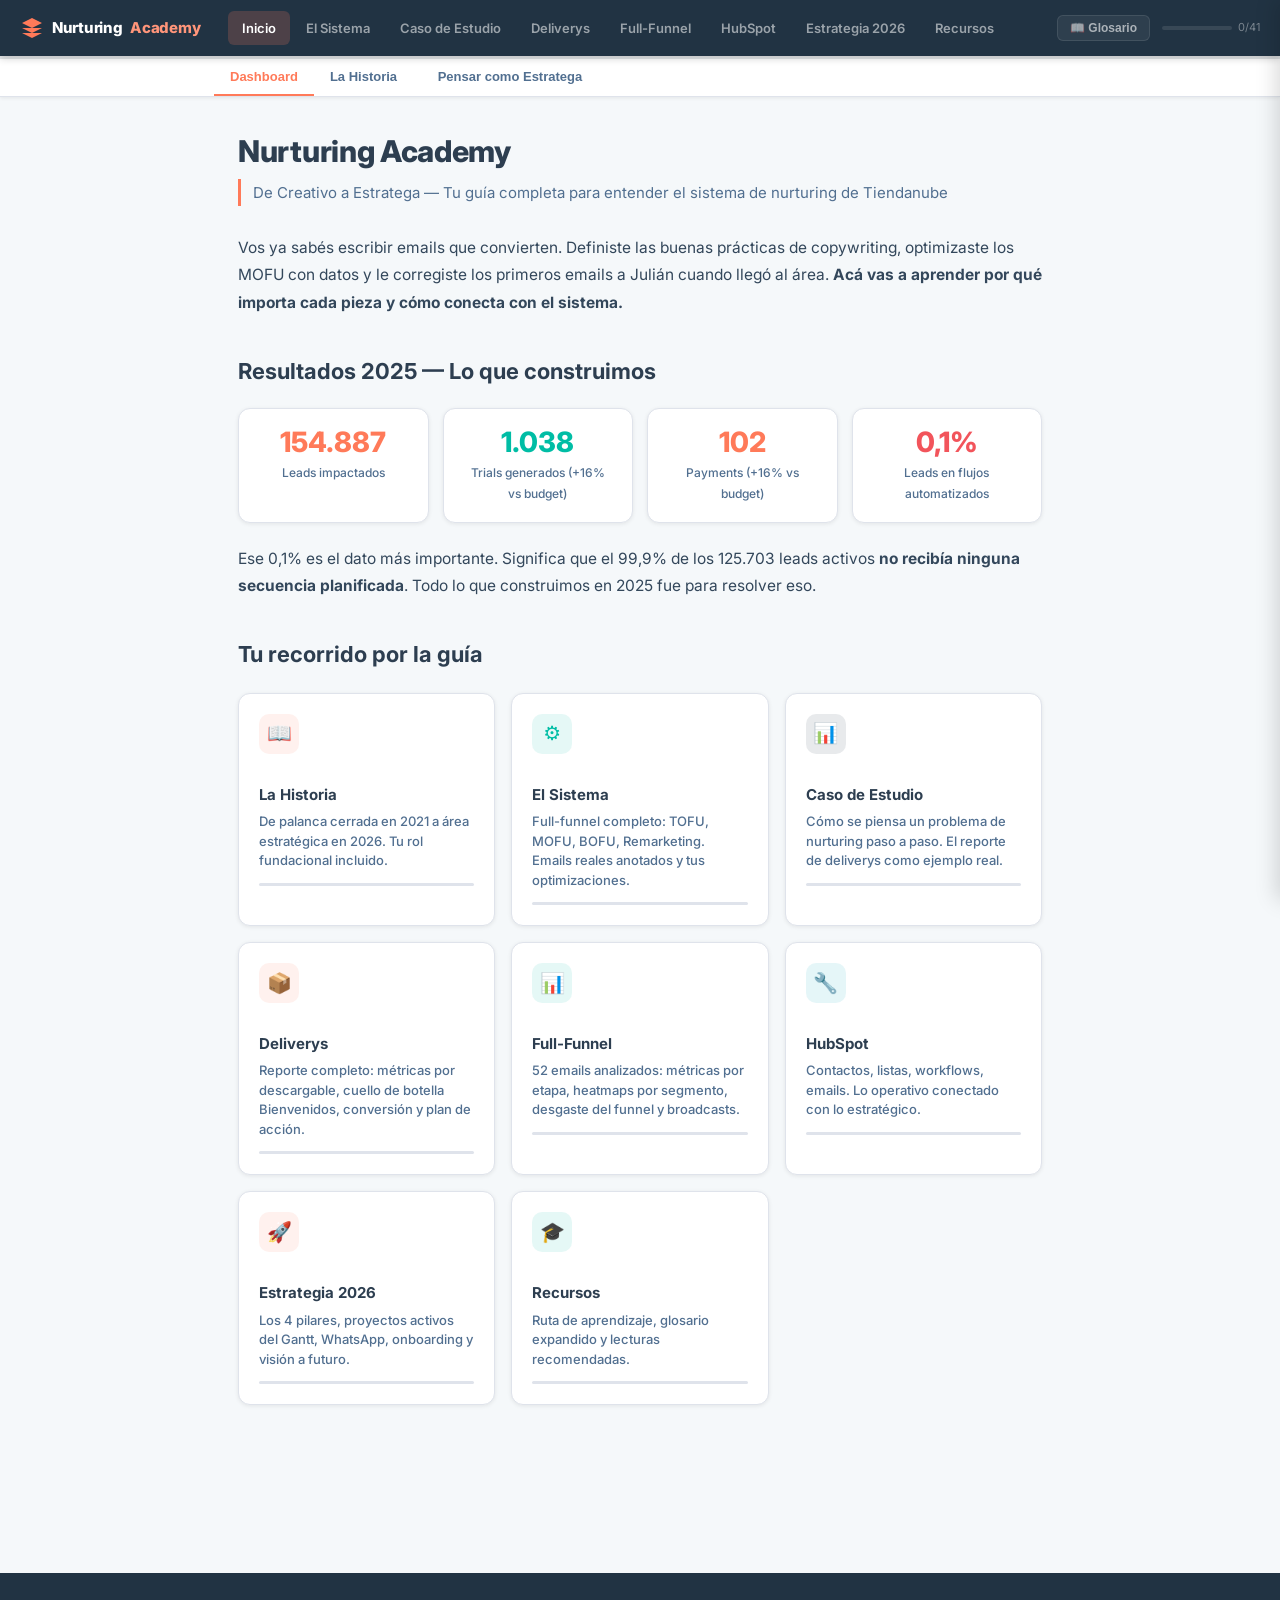
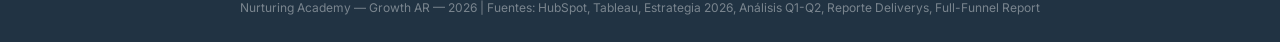
<file: index.html>
<!DOCTYPE html>
<html lang="es">
<head>
<meta charset="UTF-8">
<meta name="viewport" content="width=device-width,initial-scale=1.0">
<title>Nurturing Academy — De Creativo a Estratega</title>
<link href="https://fonts.googleapis.com/css2?family=Inter:wght@400;500;600;700;800&display=swap" rel="stylesheet">
<link rel="stylesheet" href="style.css">
</head>
<body>

<!-- ═══════════════ HEADER ═══════════════ -->
<header class="app-header">
  <div class="header-logo">
    <svg viewBox="0 0 24 24"><path d="M12 2L2 7l10 5 10-5-10-5zM2 17l10 5 10-5M2 12l10 5 10-5"/></svg>
    Nurturing <span>Academy</span>
  </div>
  <nav class="header-tabs">
    <a href="index.html" class="header-tab" data-page="inicio">Inicio</a>
    <a href="sistema.html" class="header-tab">El Sistema</a>
    <a href="analisis.html" class="header-tab">Caso de Estudio</a>
    <a href="deliverys.html" class="header-tab">Deliverys</a>
    <a href="full-funnel.html" class="header-tab">Full-Funnel</a>
    <a href="herramientas.html" class="header-tab">HubSpot</a>
    <a href="estrategia.html" class="header-tab">Estrategia 2026</a>
    <a href="recursos.html" class="header-tab">Recursos</a>
  </nav>
  <div class="header-right">
    <button class="glos-trigger" id="glos-btn">📖 Glosario</button>
    <div class="progress-mini"><div class="progress-mini-bar"><div class="progress-mini-fill" style="width:0%"></div></div><span class="progress-text">0/27</span></div>
  </div>
</header>
<div class="progress-strip"><div class="progress-strip-fill" style="width:0%"></div></div>

<!-- ═══════════════ PAGE: INICIO ═══════════════ -->
<main class="app-main">
<div class="page active" data-page="inicio">

  <!-- Sub-tabs -->
  <div class="sub-tabs-wrap">
    <div class="sub-tabs">
      <button class="sub-tab active" data-sub="hist-dashboard">Dashboard</button>
      <button class="sub-tab" data-sub="hist-historia">La Historia <span class="check-icon"></span></button>
      <button class="sub-tab" data-sub="hist-filosofia">Pensar como Estratega <span class="check-icon"></span></button>
    </div>
  </div>

  <!-- ─── Dashboard ─── -->
  <div class="sub-page active" data-sub="hist-dashboard">
    <div class="content-wrap">
      <div class="article">
        <h1>Nurturing Academy</h1>
        <p class="subtitle">De Creativo a Estratega — Tu guía completa para entender el sistema de nurturing de Tiendanube</p>
        <p>Vos ya sabés escribir emails que convierten. Definiste las buenas prácticas de copywriting, optimizaste los MOFU con datos y le corregiste los primeros emails a Julián cuando llegó al área. <strong>Acá vas a aprender por qué importa cada pieza y cómo conecta con el sistema.</strong></p>

        <h2>Resultados 2025 — Lo que construimos</h2>
        <div class="stat-grid">
          <div class="stat-card"><div class="stat-value coral">154.887</div><div class="stat-label">Leads impactados</div></div>
          <div class="stat-card"><div class="stat-value teal">1.038</div><div class="stat-label">Trials generados (+16% vs budget)</div></div>
          <div class="stat-card"><div class="stat-value coral">102</div><div class="stat-label">Payments (+16% vs budget)</div></div>
          <div class="stat-card"><div class="stat-value danger">0,1%</div><div class="stat-label">Leads en flujos automatizados</div></div>
        </div>
        <p>Ese 0,1% es el dato más importante. Significa que el 99,9% de los 125.703 leads activos <strong>no recibía ninguna secuencia planificada</strong>. Todo lo que construimos en 2025 fue para resolver eso.</p>

        <h2>Tu recorrido por la guía</h2>
        <div class="dash-grid">
          <a class="dash-card" href="index.html#hist-historia" data-goto-page="inicio" data-goto-sub="hist-historia">
            <div class="card-icon coral">📖</div>
            <h3>La Historia</h3>
            <p>De palanca cerrada en 2021 a área estratégica en 2026. Tu rol fundacional incluido.</p>
            <div class="card-progress"><div class="card-progress-bar"><div class="card-progress-fill" data-sections="hist-historia" style="width:0%"></div></div></div>
          </a>
          <a class="dash-card" href="sistema.html">
            <div class="card-icon teal">⚙️</div>
            <h3>El Sistema</h3>
            <p>Full-funnel completo: TOFU, MOFU, BOFU, Remarketing. Emails reales anotados y tus optimizaciones.</p>
            <div class="card-progress"><div class="card-progress-bar"><div class="card-progress-fill" data-sections="sis-vision,sis-funnel,sis-puertas,sis-quiz" style="width:0%"></div></div></div>
          </a>
          <a class="dash-card" href="analisis.html">
            <div class="card-icon navy">📊</div>
            <h3>Caso de Estudio</h3>
            <p>Cómo se piensa un problema de nurturing paso a paso. El reporte de deliverys como ejemplo real.</p>
            <div class="card-progress"><div class="card-progress-bar"><div class="card-progress-fill" data-sections="ana-caso,ana-lecciones,ana-numeros,ana-quiz" style="width:0%"></div></div></div>
          </a>
          <a class="dash-card" href="deliverys.html">
            <div class="card-icon coral">📦</div>
            <h3>Deliverys</h3>
            <p>Reporte completo: métricas por descargable, cuello de botella Bienvenidos, conversión y plan de acción.</p>
            <div class="card-progress"><div class="card-progress-bar"><div class="card-progress-fill" data-sections="del-resumen,del-metricas,del-bienvenidos,del-conversion,del-segmentos,del-accion" style="width:0%"></div></div></div>
          </a>
          <a class="dash-card" href="full-funnel.html">
            <div class="card-icon teal">📊</div>
            <h3>Full-Funnel</h3>
            <p>52 emails analizados: métricas por etapa, heatmaps por segmento, desgaste del funnel y broadcasts.</p>
            <div class="card-progress"><div class="card-progress-bar"><div class="card-progress-fill" data-sections="ff-resumen,ff-etapas,ff-segmentos,ff-emails,ff-desgaste,ff-broadcasts" style="width:0%"></div></div></div>
          </a>
          <a class="dash-card" href="herramientas.html">
            <div class="card-icon info">🔧</div>
            <h3>HubSpot</h3>
            <p>Contactos, listas, workflows, emails. Lo operativo conectado con lo estratégico.</p>
            <div class="card-progress"><div class="card-progress-bar"><div class="card-progress-fill" data-sections="hs-intro,hs-contactos,hs-workflows,hs-emails,hs-broadcasts,hs-modelo,hs-importacion,hs-propiedades,hs-quiz" style="width:0%"></div></div></div>
          </a>
          <a class="dash-card" href="estrategia.html">
            <div class="card-icon coral">🚀</div>
            <h3>Estrategia 2026</h3>
            <p>Los 4 pilares, proyectos activos del Gantt, WhatsApp, onboarding y visión a futuro.</p>
            <div class="card-progress"><div class="card-progress-bar"><div class="card-progress-fill" data-sections="est-vision,est-pilares,est-proyectos,est-riesgos,est-framework,est-quiz" style="width:0%"></div></div></div>
          </a>
          <a class="dash-card" href="recursos.html">
            <div class="card-icon teal">🎓</div>
            <h3>Recursos</h3>
            <p>Ruta de aprendizaje, glosario expandido y lecturas recomendadas.</p>
            <div class="card-progress"><div class="card-progress-bar"><div class="card-progress-fill" data-sections="rec-ruta,rec-glosario" style="width:0%"></div></div></div>
          </a>
        </div>
      </div>
    </div>
  </div>

  <!-- ─── La Historia ─── -->
  <div class="sub-page" data-sub="hist-historia">
    <div class="content-wrap">
      <div class="article">
        <h1>La Historia de Nurturing en Argentina</h1>
        <p class="subtitle">De palanca despriorzada a área estratégica — y tu rol en todo esto.</p>

        <p>Si te preguntaran "¿qué es nurturing en Tiendanube?", la respuesta cambió radicalmente en los últimos años. Esto es lo que pasó, paso a paso.</p>

        <div class="timeline">
          <div class="timeline-item">
            <div class="timeline-dot"></div>
            <div class="timeline-year">2021 — La palanca que no funcionó</div>
            <h3>Argentina cierra nurturing</h3>
            <p>Había una persona dedicada 100% a nurturing: broadcasts semanales, flujos específicos, todo el paquete. Pero los resultados no llegaron. La palanca no movió la aguja y la decisión fue cerrarla.</p>
            <p>Se dejaron de enviar mails semanales. El sistema de flujos quedó abandonado. En México pasó algo similar — tenían una persona dedicada y tampoco funcionó como esperaban.</p>
            <p><strong>Lección:</strong> Tener una persona dedicada no alcanza si no hay sistema, no hay segmentación y el contenido no conecta.</p>
          </div>

          <div class="timeline-item">
            <div class="timeline-dot teal"></div>
            <div class="timeline-year teal">2024 — Cambio de guardia</div>
            <h3>Tay a Brasil. Santiago asume.</h3>
            <p>Tras la reestructura, Tay pasó a trabajar 100% para Brasil. Santiago quedó a cargo con una distribución de 70% blog y 30% nurturing. Tay había empezado con el proyecto de forma incipiente, "de prestada".</p>
            <p>Pero algo empezó a pasar: <strong>se empezaron a ver resultados.</strong> Los números de nurturing mostraron señales de vida. Tiendanube, que no se rinde fácilmente, decidió apostar de nuevo.</p>
          </div>

          <div class="timeline-item">
            <div class="timeline-dot coral"></div>
            <div class="timeline-year coral">2024–2025 — Santiago como catalizador</div>
            <h3>El 20% que cambió todo</h3>
            <p>Santiago entró como Content Strategist para el blog, con apenas un 20% de su tiempo dedicado a nurturing. El objetivo: analizar si se podía reactivar la palanca. Tay colaboró en el calendario y en la configuración de los mails.</p>
            <p>Con ese 20%, Santiago hizo algo clave: <strong>definió buenas prácticas de copywriting</strong> basadas en qué funcionaba en mails anteriores y qué recomendaban expertos. Asuntos de 25-30 caracteres orientados a emoción. Preheaders de 40-100 caracteres que amplían el asunto. Cuerpos de 50-125 palabras que van al punto en los dos primeros párrafos.</p>
            <p>Y empezó a escribir broadcasts que generaron resultados reales:</p>

            <div class="stat-grid">
              <div class="stat-card">
                <div class="stat-value coral">6</div>
                <div class="stat-label">Payments del broadcast "La Lapicera"</div>
              </div>
              <div class="stat-card">
                <div class="stat-value teal">40,63%</div>
                <div class="stat-label">Open Rate del Hot Sale</div>
              </div>
              <div class="stat-card">
                <div class="stat-value coral">+1039%</div>
                <div class="stat-label">YoY payments en enero</div>
              </div>
            </div>

            <p>El broadcast "¿Podrías vender una sola lapicera?" — inspirado en Jordan Belfort — generó 37 trials y 6 payments. El de Hot Sale ("Preparate… ¡Que ya viene!") logró un OR de 40,63%. En Q1 2025, los broadcasts de Santiago generaron un crecimiento interanual de payments del <strong>1039%</strong> en enero.</p>

            <div class="callout callout-insight">
              <div class="callout-icon">💡</div>
              <div class="callout-body">
                <strong>La reflexión que cambió todo</strong>
                <p>"Si con el 30% de una persona logramos esos resultados… ¿Qué pasaría si tenemos a alguien que se dedica el 100% a la palanca?"</p>
              </div>
            </div>
          </div>

          <div class="timeline-item">
            <div class="timeline-dot navy"></div>
            <div class="timeline-year navy">2025 — Julián y el sistema</div>
            <h3>De campañas a sistema</h3>
            <p>Tiendanube contrató a Julián, dedicado 100% a nurturing en Argentina. Su primera decisión fue sorprendente: <strong>dejar de mandar broadcasts.</strong></p>
            <p>Suena contradictorio — los broadcasts habían generado los resultados que justificaron su contratación. Pero Julián tenía otra visión: en vez de campañas aisladas que generaban picos, construir un <strong>sistema automatizado</strong> que trabajara 24/7.</p>
            <p>Lo que construyó:</p>
            <ul>
              <li><strong>Full-funnel:</strong> TOFU → MOFU → BOFU → Remarketing, con 22 emails segmentados</li>
              <li><strong>Pasaje por comportamiento:</strong> No por tiempo ("lleva 30 días") sino por acciones reales ("vio precio", "vio 5+ páginas", "entró a crear tienda")</li>
              <li><strong>Segmentación por canal de venta:</strong> No vende, Vende Online, Vende Físico — cada segmento con su propio messaging</li>
            </ul>
            <p>Mientras tanto, <strong>Santiago no quedó afuera:</strong> revisó y corrigió los primeros emails de Julián (los BOFU), aportando su expertise editorial. Después optimizó los MOFU con comparativas antes/después basadas en datos de performance.</p>
          </div>

          <div class="timeline-item">
            <div class="timeline-dot teal"></div>
            <div class="timeline-year teal">Resultados 2025</div>
            <h3>El sistema entregó</h3>
            <div class="stat-grid">
              <div class="stat-card"><div class="stat-value coral">154.887</div><div class="stat-label">Leads impactados</div></div>
              <div class="stat-card"><div class="stat-value teal">1.038</div><div class="stat-label">Trials (+16% vs budget)</div></div>
              <div class="stat-card"><div class="stat-value coral">102</div><div class="stat-label">Payments (+16% vs budget)</div></div>
              <div class="stat-card"><div class="stat-value teal">9,83%</div><div class="stat-label">CVR Trial → Payment</div></div>
            </div>
            <p>Los trials superaron el budget en 16%. Los payments también. La CVR de trial a payment fue de 9,83%, casi idéntica al 9,84% presupuestado. El sistema no solo atrajo más leads — los convirtió eficientemente.</p>
          </div>

          <div class="timeline-item">
            <div class="timeline-dot coral"></div>
            <div class="timeline-year coral">2026 — El área se transforma</div>
            <h3>Presentación al Country Manager</h3>
            <p>Julián presentó la estrategia 2026 al Country Manager. El área pasó de "ordenar recorridos" a <strong>"acelerar la toma de decisiones"</strong>. Cuatro pilares estratégicos, WhatsApp como canal de cierre, onboarding diferenciado por nicho, eventos como generadores de revenue.</p>
            <p>Santiago ya no es "el chico del blog que manda broadcasts". Es parte de un área estratégica con más de 30 proyectos activos en el Gantt, adaptaciones a Chile y Colombia, y una visión de futuro que incluye IA predictiva y orquestación multicanal.</p>
          </div>
        </div>

        <div class="callout-strategy">
          <div class="cs-title">🧠 Pensar como Estratega</div>
          <p>La historia de nurturing en Argentina demuestra algo fundamental: <strong>el volumen sin sistema no funciona</strong> (2021), pero <strong>el sistema sin contenido de calidad tampoco</strong> (Julián necesitó tu corrección editorial para que los BOFU funcionaran). La combinación de ambos — sistema + contenido — es lo que generó los resultados de 2025.</p>
          <p class="cs-question">Vos aportaste el contenido. Ahora te toca entender el sistema. Y cuando domines ambos, vas a poder proponer mejoras que conecten las dos puntas.</p>
        </div>
      </div>

      <div class="mark-read-wrap">
        <button class="mark-read-btn" data-section="hist-historia" onclick="markAsRead('hist-historia')">
          <svg width="16" height="16" viewBox="0 0 16 16" fill="none"><path d="M13.3 4.3L6 11.6L2.7 8.3" stroke="currentColor" stroke-width="2.2" stroke-linecap="round" stroke-linejoin="round"/></svg>
          <span>Marcar como leída</span>
        </button>
      </div>
    </div>
  </div>

  <!-- ─── Pensar como Estratega ─── -->
  <div class="sub-page" data-sub="hist-filosofia">
    <div class="content-wrap">
      <div class="article">
        <h1>5 Principios Estratégicos que Cambiaron el Área</h1>
        <p class="subtitle">No es aprender a ser Julián. Es complementar tu expertise creativa con visión sistémica.</p>

        <p>Estos son los 5 principios que Julián trajo al área — extraídos de su presentación de estrategia 2026, los resultados de 2025 y los datos del reporte de deliverys. Cada uno tiene data real que lo respalda.</p>

        <div class="accordion">
          <div class="accordion-item">
            <button class="accordion-trigger">1. "El nurturing funciona como sistema, no como campañas aisladas" <span class="arrow">▼</span></button>
            <div class="accordion-body"><div class="accordion-body-inner">
              <p><strong>Por qué Julián dejó de mandar broadcasts cuando llegó:</strong> No porque no funcionaran (vos habías demostrado que sí), sino porque sin un sistema detrás, cada broadcast era un esfuerzo aislado. Un lead que abría un broadcast no tenía un camino para seguir. Recibia un email, quizás hacía clic, y después… nada. No había secuencia planificada, no había criterio de avance, no había remarketing.</p>
              <p>Ahora, el sistema automatizado guía a cada lead desde que entra hasta que paga (o se descarta). Los broadcasts vuelven en 2026 como <strong>combustible del sistema</strong>, no como la estrella.</p>
              <div class="callout callout-data">
                <div class="callout-icon">📊</div>
                <div class="callout-body">
                  <strong>El dato que justifica todo</strong>
                  <p>Solo el <strong>0,1%</strong> de los 125.703 leads activos estaba en un flujo automatizado. Eso significaba que el 99,9% de los leads no recibía ninguna secuencia planificada. Ni TOFU, ni MOFU, ni nada.</p>
                </div>
              </div>
            </div></div>
          </div>

          <div class="accordion-item">
            <button class="accordion-trigger">2. "La señal correcta vale más que el volumen" <span class="arrow">▼</span></button>
            <div class="accordion-body"><div class="accordion-body-inner">
              <p>En el reporte de deliverys, se cruzaron <strong>74.508 contactos</strong> de HubSpot con 2.778 registros de Tableau. Solo 139 matchearon. Pero de esos 139, <strong>15 pagaron</strong> (10,8% de conversión).</p>
              <p>¿Qué nos dice esto? Que buscar la señal de intención real — "vio precio", "entró a crear tienda", "visitó 5+ páginas" — es más valioso que enviar 120.000 emails genéricos. Los criterios de pasaje del funnel se basan en <strong>comportamiento</strong>, no en tiempo.</p>
              <p>El 67% de los que pagaron lo hicieron con <strong>un solo clic</strong>. La conversión es rápida o no sucede. No necesitás 15 touchpoints — necesitás el touchpoint correcto.</p>
              <div class="callout-strategy">
                <div class="cs-title">🧠 Pregunta para vos</div>
                <p class="cs-question">Cuando escribís un broadcast, ¿pensás en qué señal de intención va a disparar? ¿O solo pensás en que abra y haga clic?</p>
              </div>
            </div></div>
          </div>

          <div class="accordion-item">
            <button class="accordion-trigger">3. "El usuario no quiere features, quiere saber cómo se le soluciona un problema" <span class="arrow">▼</span></button>
            <div class="accordion-body"><div class="accordion-body-inner">
              <p>Mirá los MOFU del full-funnel: no dicen "Tiendanube tiene envíos integrados". Dicen <strong>"Hacé tus envíos más fáciles y rápidos"</strong>. No dicen "Tenemos +150 aplicaciones". Dicen <strong>"Es momento de que tu negocio dé el salto"</strong>.</p>
              <p>La diferencia es sutil pero decisiva: hablar desde el <strong>problema del usuario</strong>, no desde el producto. Problema → Solución, nunca Feature → CTA.</p>
              <p>Esto aplica a TODO: broadcasts, deliverys, landing pages. Si el lead tiene tienda física y le escribís "Tiendanube tiene 65 plantillas", no le importa. Si le escribís "Tu local ya tiene estilo, ahora tu tienda online también", conectás con su realidad.</p>
              <p>Julián lo aprendió esto de la presentación de resultados 2025: <em>"El usuario no quiere features; quiere saber cómo se le soluciona un problema."</em></p>
            </div></div>
          </div>

          <div class="accordion-item">
            <button class="accordion-trigger">4. "No todos los trials deben cerrarse igual: la madurez importa" <span class="arrow">▼</span></button>
            <div class="accordion-body"><div class="accordion-body-inner">
              <p>Un lead que vende por redes sociales necesita un mensaje distinto al que tiene tienda física o al que aún no vende. Los datos del reporte de deliverys lo confirman:</p>
              <div class="stat-grid">
                <div class="stat-card"><div class="stat-value teal">22,2%</div><div class="stat-label">Conversión: Ya tiene tienda online</div></div>
                <div class="stat-card"><div class="stat-value coral">12,1%</div><div class="stat-label">Conversión: Vende por redes</div></div>
                <div class="stat-card"><div class="stat-value">9,1%</div><div class="stat-label">Conversión: Tienda física</div></div>
                <div class="stat-card"><div class="stat-value danger">8,9%</div><div class="stat-label">Conversión: Aún no vende</div></div>
              </div>
              <p>Los que ya tienen tienda online convierten <strong>2,5x más</strong> que los que aún no venden. Esto justifica los flujos diferenciados de 2026: Social Sellers, Migradores, Tienda Física, Dropshippers.</p>
              <div class="callout-editorial">
                <div class="ce-title">✏️ Tu Mirada Editorial</div>
                <p>Cuando Julián escribió los BOFU, los hizo genéricos. Vos le marcaste: <em>"Personalizar como un desarrollador queda alejado del emprendedor promedio."</em> Esa mirada editorial que vos tenés es la que debe alimentar los flujos diferenciados de 2026. Cada segmento necesita su propio tono.</p>
              </div>
            </div></div>
          </div>

          <div class="accordion-item">
            <button class="accordion-trigger">5. "Los eventos traen volumen pero exigen sistema punta a punta" <span class="arrow">▼</span></button>
            <div class="accordion-body"><div class="accordion-body-inner">
              <p>Caso real — Webinar de Adquisición (noviembre 2025):</p>
              <div class="stat-grid">
                <div class="stat-card"><div class="stat-value coral">4.143</div><div class="stat-label">Inscriptos</div></div>
                <div class="stat-card"><div class="stat-value teal">136</div><div class="stat-label">Tiendas creadas</div></div>
                <div class="stat-card"><div class="stat-value danger">4</div><div class="stat-label">Payments</div></div>
              </div>
              <p>136 tiendas de un solo webinar vs 279 tiendas en <strong>todo</strong> Entrenamiento Nube 2025. El volumen está, pero solo 4 payments. ¿Por qué? Porque no había un journey post-evento dedicado. Los leads entraban al sistema genérico y se perdían.</p>
              <p>Julián lo resume así: <em>"Los eventos generan picos de intención difíciles de capitalizar."</em> Sin sistema de punta a punta — journey post-evento, separación por estado del usuario, WhatsApp como cierre — el volumen es desperdicio.</p>
              <p>En 2026: journeys post-evento dedicados, WhatsApp post-evento, Zoom conectado al CRM.</p>
            </div></div>
          </div>
        </div>

        <div class="callout-editorial">
          <div class="ce-title">✏️ Tu Mirada Editorial</div>
          <p>Estos 5 principios son el marco estratégico. Pero acordate: Julián necesitó que vos le corrijas el tono, el copy, los CTAs. <strong>Un sistema perfecto con emails genéricos no convierte.</strong> Tu expertise creativa es lo que le da vida al sistema. Los dos se necesitan.</p>
        </div>
      </div>

      <div class="mark-read-wrap">
        <button class="mark-read-btn" data-section="hist-filosofia" onclick="markAsRead('hist-filosofia')">
          <svg width="16" height="16" viewBox="0 0 16 16" fill="none"><path d="M13.3 4.3L6 11.6L2.7 8.3" stroke="currentColor" stroke-width="2.2" stroke-linecap="round" stroke-linejoin="round"/></svg>
          <span>Marcar como leída</span>
        </button>
      </div>
    </div>
  </div>

</div><!-- /page inicio -->
</main>

<!-- ═══════════════ GLOSSARY PANEL ═══════════════ -->
<div class="glos-overlay" id="glos-overlay"></div>
<div class="glos-panel" id="glos-panel">
  <div class="glos-head"><h3>Glosario</h3><button class="glos-close">&times;</button></div>
  <div class="glos-search"><input type="text" placeholder="Buscar término…"></div>
  <div class="glos-list">
    <div class="glos-item"><div class="glos-term">TOFU (Top of Funnel)</div><div class="glos-def">Primera etapa del funnel. Objetivo: educar y segmentar al lead. 4 emails por segmento.</div></div>
    <div class="glos-item"><div class="glos-term">MOFU (Middle of Funnel)</div><div class="glos-def">Etapa de evaluación. 7 emails que resuelven objeciones: envíos, pagos, diseño, precios, IA, apps.</div></div>
    <div class="glos-item"><div class="glos-term">BOFU (Bottom of Funnel)</div><div class="glos-def">Etapa de conversión. 5 emails orientados a que el lead cree su tienda o pague.</div></div>
    <div class="glos-item"><div class="glos-term">Remarketing</div><div class="glos-def">7 emails para leads que pasaron por MOFU/BOFU pero no convirtieron. Última oportunidad antes de descarte.</div></div>
    <div class="glos-item"><div class="glos-term">Lead</div><div class="glos-def">Contacto que dejó sus datos (email, teléfono) a través de un formulario, descarga o inscripción.</div></div>
    <div class="glos-item"><div class="glos-term">Trial</div><div class="glos-def">Lead que creó una tienda en Tiendanube. Tiene un período de prueba gratuito.</div></div>
    <div class="glos-item"><div class="glos-term">Payment</div><div class="glos-def">Trial que activó un plan pago. Es la métrica final de conversión.</div></div>
    <div class="glos-item"><div class="glos-term">CVR (Conversion Rate)</div><div class="glos-def">Tasa de conversión. Se mide Trial→Payment, Lead→Trial, etc. El CVR 2025 fue 9,83%.</div></div>
    <div class="glos-item"><div class="glos-term">OR (Open Rate)</div><div class="glos-def">Porcentaje de personas que abrieron el email. Benchmark nurturing: 15-30%. Q2 2025: 34,91%.</div></div>
    <div class="glos-item"><div class="glos-term">CTR (Click-Through Rate)</div><div class="glos-def">Porcentaje de clics sobre emails enviados. Benchmark: 1,5-3%. Promedio 2025: 2,23%.</div></div>
    <div class="glos-item"><div class="glos-term">Broadcast</div><div class="glos-def">Email masivo enviado manualmente a toda la base o a un segmento. Motor de activación. Santiago los creó y definió las buenas prácticas.</div></div>
    <div class="glos-item"><div class="glos-term">Delivery</div><div class="glos-def">Secuencia de 3 emails que se activa cuando un lead descarga un recurso gratuito. CTR excepcional: 40-60%.</div></div>
    <div class="glos-item"><div class="glos-term">Workflow</div><div class="glos-def">Flujo automatizado en HubSpot. Define qué emails se envían, cuándo y bajo qué condiciones.</div></div>
    <div class="glos-item"><div class="glos-term">Sales Channel</div><div class="glos-def">Cómo vende el lead: tienda física, online, redes sociales, marketplace o aún no vende. Define la segmentación.</div></div>
    <div class="glos-item"><div class="glos-term">Full-Funnel</div><div class="glos-def">El sistema completo de nurturing: ENTRADA → TOFU → MOFU → BOFU → REMARKETING. Con criterios de pasaje por comportamiento.</div></div>
    <div class="glos-item"><div class="glos-term">Segmentación</div><div class="glos-def">Dividir la base en grupos según comportamiento o perfil. Los 3 segmentos principales: No vende, Vende Online, Vende Físico.</div></div>
    <div class="glos-item"><div class="glos-term">Quality Lead (QL)</div><div class="glos-def">Modelo de 8 perfiles de trial según comportamiento: Fantasma, Curioso, Interesado, Determinado, etc.</div></div>
    <div class="glos-item"><div class="glos-term">Win-back</div><div class="glos-def">Flujo para recuperar trials vencidos que no pagaron. Proyecto activo en Q1 2026.</div></div>
    <div class="glos-item"><div class="glos-term">Onboarding</div><div class="glos-def">Flujo post-trial que guía al usuario según su perfil (social seller, migrador, tienda física, dropshipper).</div></div>
    <div class="glos-item"><div class="glos-term">Journey</div><div class="glos-def">Recorrido automatizado del lead a través de múltiples touchpoints (emails, WhatsApp, landing pages).</div></div>
  </div>
</div>

<!-- ═══════════════ FOOTER ═══════════════ -->
<footer class="app-footer">
  Nurturing Academy — Growth AR — 2026 | Fuentes: HubSpot, Tableau, Estrategia 2026, Análisis Q1-Q2, Reporte Deliverys, Full-Funnel Report
</footer>

<script src="app.js"></script>
</body>
</html>
</file>
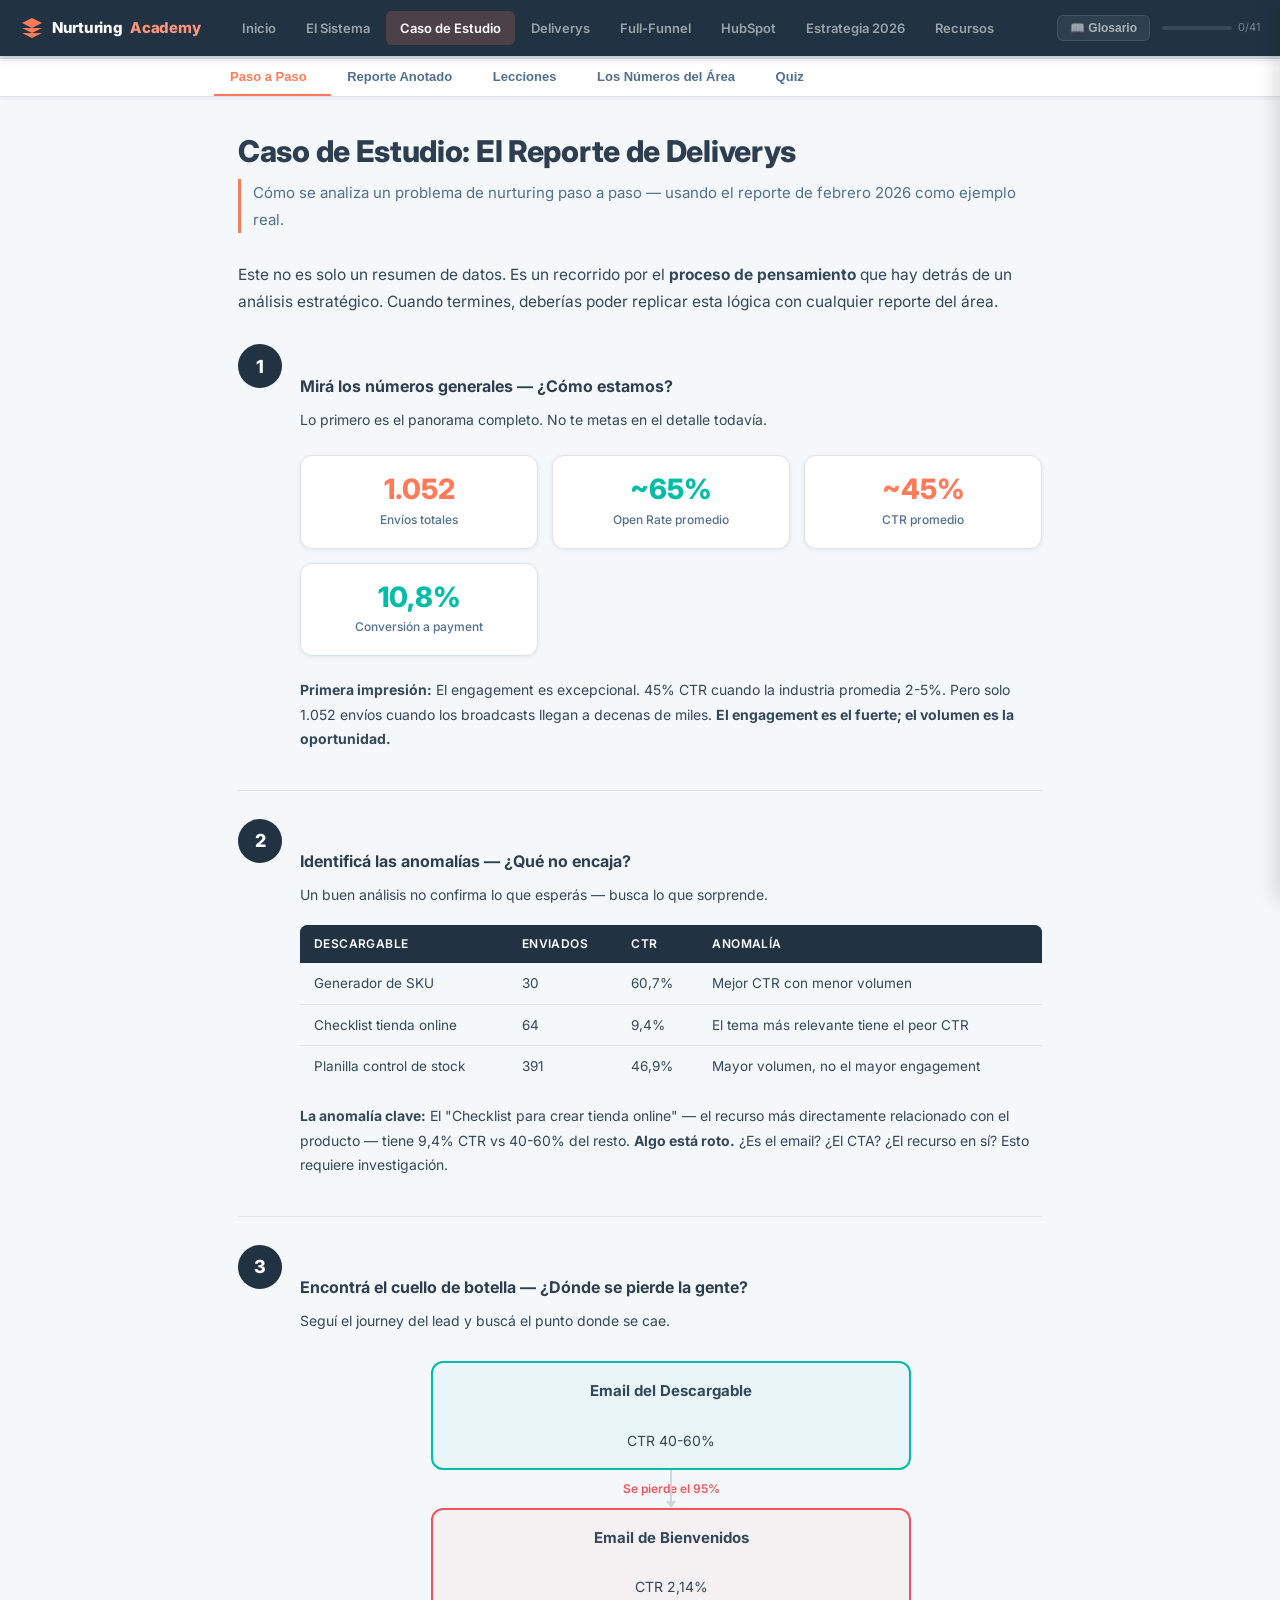
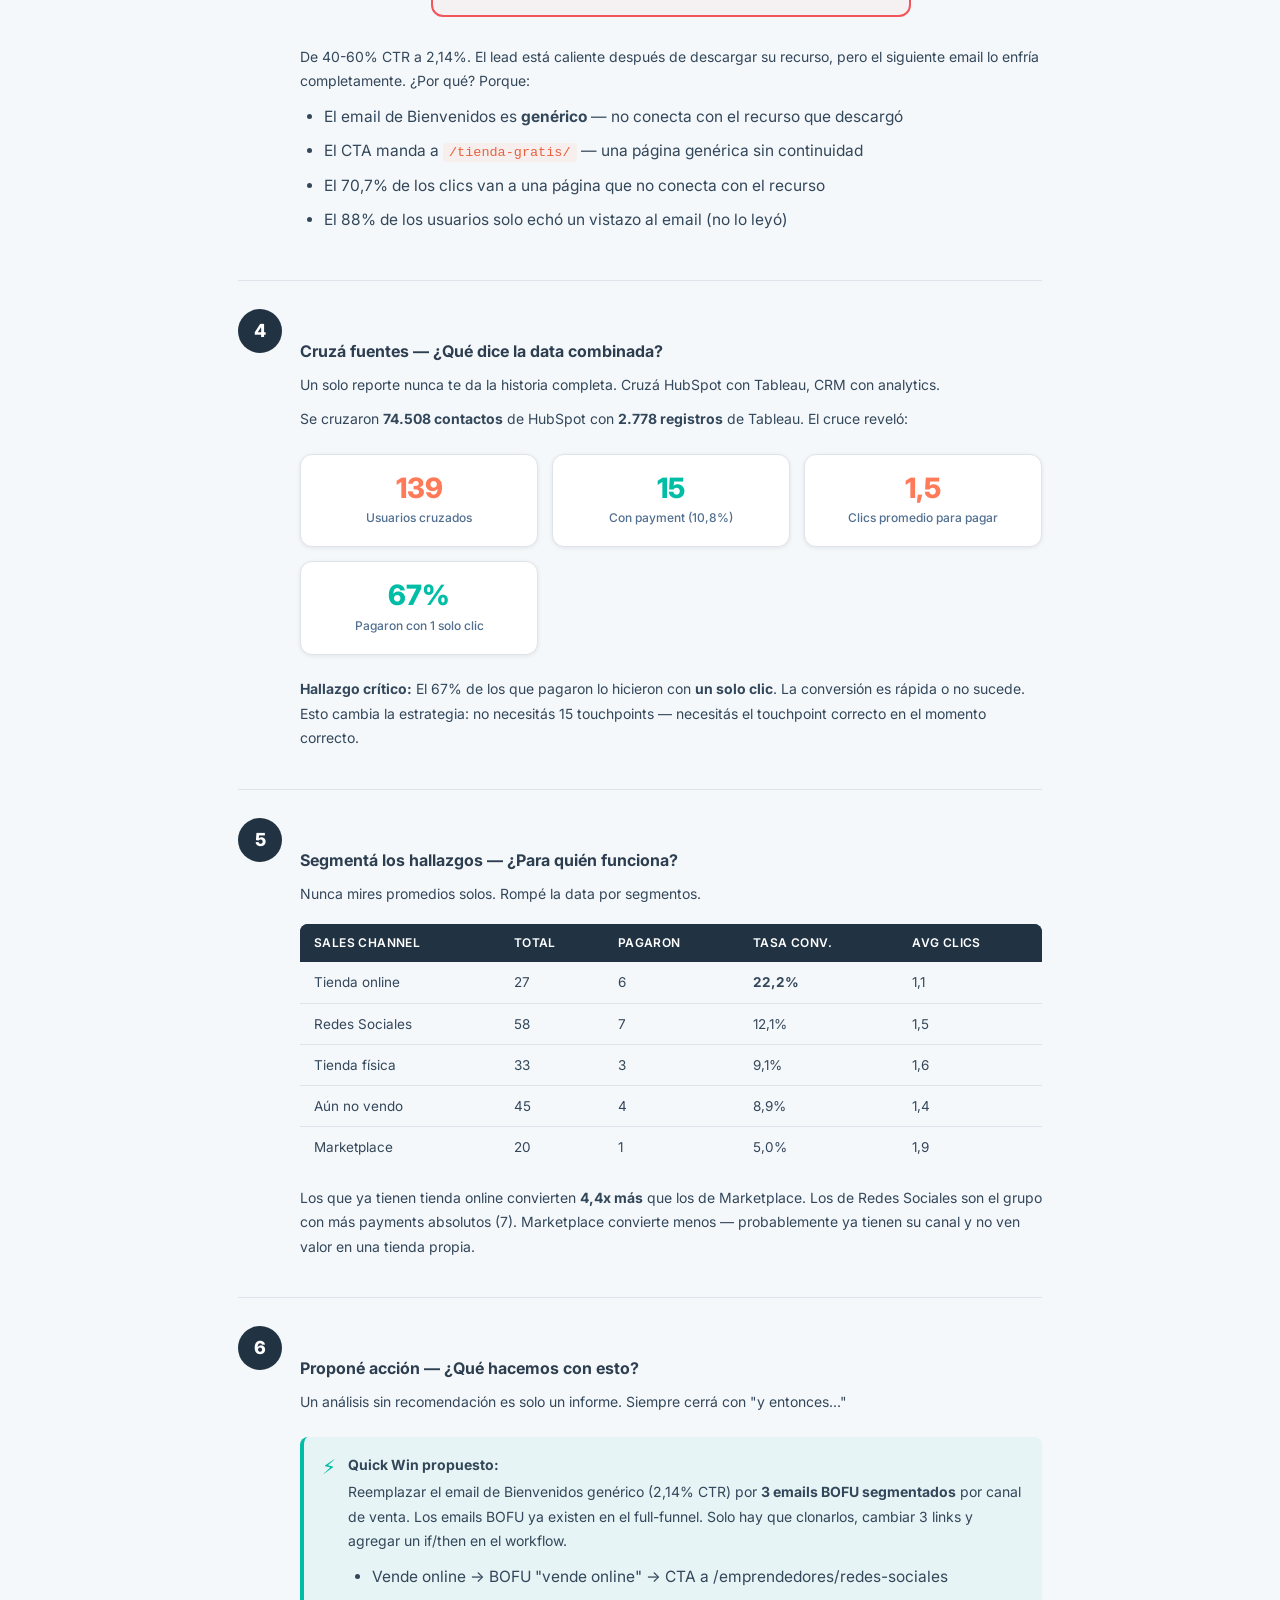
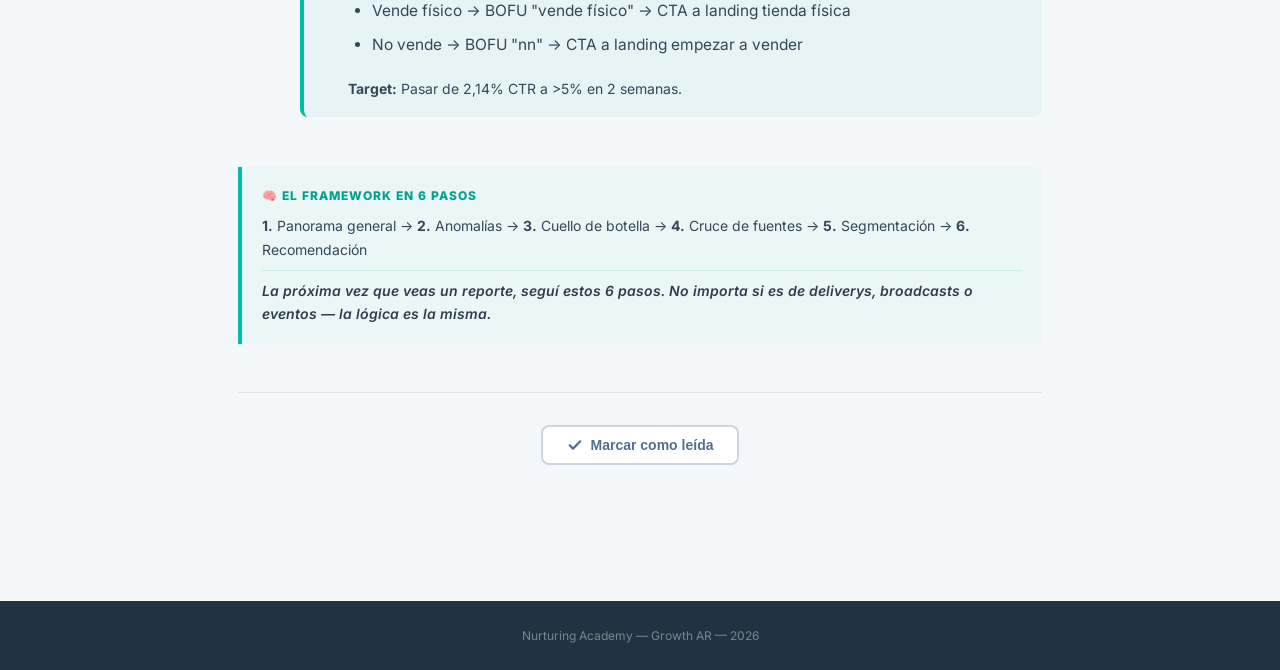
<file: analisis.html>
<!DOCTYPE html>
<html lang="es">
<head>
<meta charset="UTF-8">
<meta name="viewport" content="width=device-width,initial-scale=1.0">
<title>Caso de Estudio — Nurturing Academy</title>
<link href="https://fonts.googleapis.com/css2?family=Inter:wght@400;500;600;700;800&display=swap" rel="stylesheet">
<link rel="stylesheet" href="style.css">
</head>
<body>

<!-- HEADER -->
<header class="app-header">
  <div class="header-logo">
    <svg viewBox="0 0 24 24"><path d="M12 2L2 7l10 5 10-5-10-5zM2 17l10 5 10-5M2 12l10 5 10-5"/></svg>
    Nurturing <span>Academy</span>
  </div>
  <nav class="header-tabs">
    <a href="index.html" class="header-tab">Inicio</a>
    <a href="sistema.html" class="header-tab">El Sistema</a>
    <a href="analisis.html" class="header-tab" data-page="analisis">Caso de Estudio</a>
    <a href="deliverys.html" class="header-tab">Deliverys</a>
    <a href="full-funnel.html" class="header-tab">Full-Funnel</a>
    <a href="herramientas.html" class="header-tab">HubSpot</a>
    <a href="estrategia.html" class="header-tab">Estrategia 2026</a>
    <a href="recursos.html" class="header-tab">Recursos</a>
  </nav>
  <div class="header-right">
    <button class="glos-trigger" id="glos-btn">📖 Glosario</button>
    <div class="progress-mini"><div class="progress-mini-bar"><div class="progress-mini-fill" style="width:0%"></div></div><span class="progress-text">0/27</span></div>
  </div>
</header>
<div class="progress-strip"><div class="progress-strip-fill" style="width:0%"></div></div>

<main class="app-main">
<div class="page active" data-page="analisis">

  <div class="sub-tabs-wrap">
    <div class="sub-tabs">
      <button class="sub-tab active" data-sub="ana-caso">Paso a Paso <span class="check-icon"></span></button>
      <button class="sub-tab" data-sub="ana-reporte">Reporte Anotado <span class="check-icon"></span></button>
      <button class="sub-tab" data-sub="ana-lecciones">Lecciones <span class="check-icon"></span></button>
      <button class="sub-tab" data-sub="ana-numeros">Los Números del Área <span class="check-icon"></span></button>
      <button class="sub-tab" data-sub="ana-quiz">Quiz <span class="check-icon"></span></button>
    </div>
  </div>

  <!-- ─── Paso a Paso ─── -->
  <div class="sub-page active" data-sub="ana-caso">
    <div class="content-wrap">
      <div class="article">
        <h1>Caso de Estudio: El Reporte de Deliverys</h1>
        <p class="subtitle">Cómo se analiza un problema de nurturing paso a paso — usando el reporte de febrero 2026 como ejemplo real.</p>

        <p>Este no es solo un resumen de datos. Es un recorrido por el <strong>proceso de pensamiento</strong> que hay detrás de un análisis estratégico. Cuando termines, deberías poder replicar esta lógica con cualquier reporte del área.</p>

        <div class="analysis-steps">
          <div class="as-step">
            <div class="as-num">1</div>
            <div class="as-content">
              <h3>Mirá los números generales — ¿Cómo estamos?</h3>
              <p>Lo primero es el panorama completo. No te metas en el detalle todavía.</p>
              <div class="stat-grid">
                <div class="stat-card"><div class="stat-value coral">1.052</div><div class="stat-label">Envíos totales</div></div>
                <div class="stat-card"><div class="stat-value teal">~65%</div><div class="stat-label">Open Rate promedio</div></div>
                <div class="stat-card"><div class="stat-value coral">~45%</div><div class="stat-label">CTR promedio</div></div>
                <div class="stat-card"><div class="stat-value teal">10,8%</div><div class="stat-label">Conversión a payment</div></div>
              </div>
              <p><strong>Primera impresión:</strong> El engagement es excepcional. 45% CTR cuando la industria promedia 2-5%. Pero solo 1.052 envíos cuando los broadcasts llegan a decenas de miles. <strong>El engagement es el fuerte; el volumen es la oportunidad.</strong></p>
            </div>
          </div>

          <div class="as-step">
            <div class="as-num">2</div>
            <div class="as-content">
              <h3>Identificá las anomalías — ¿Qué no encaja?</h3>
              <p>Un buen análisis no confirma lo que esperás — busca lo que sorprende.</p>
              <table class="data-table">
                <thead><tr><th>Descargable</th><th>Enviados</th><th>CTR</th><th>Anomalía</th></tr></thead>
                <tbody>
                  <tr><td>Generador de SKU</td><td>30</td><td>60,7%</td><td>Mejor CTR con menor volumen</td></tr>
                  <tr><td>Checklist tienda online</td><td>64</td><td>9,4%</td><td>El tema más relevante tiene el peor CTR</td></tr>
                  <tr><td>Planilla control de stock</td><td>391</td><td>46,9%</td><td>Mayor volumen, no el mayor engagement</td></tr>
                </tbody>
              </table>
              <p><strong>La anomalía clave:</strong> El "Checklist para crear tienda online" — el recurso más directamente relacionado con el producto — tiene 9,4% CTR vs 40-60% del resto. <strong>Algo está roto.</strong> ¿Es el email? ¿El CTA? ¿El recurso en sí? Esto requiere investigación.</p>
            </div>
          </div>

          <div class="as-step">
            <div class="as-num">3</div>
            <div class="as-content">
              <h3>Encontrá el cuello de botella — ¿Dónde se pierde la gente?</h3>
              <p>Seguí el journey del lead y buscá el punto donde se cae.</p>
              <div class="flow-diagram">
                <div class="flow-row"><div class="flow-box flow-tofu"><strong>Email del Descargable</strong><br>CTR 40-60%</div></div>
                <div class="flow-arrow" style="color:var(--danger)">Se pierde el 95%</div>
                <div class="flow-row"><div class="flow-box flow-remark"><strong>Email de Bienvenidos</strong><br>CTR 2,14%</div></div>
              </div>
              <p>De 40-60% CTR a 2,14%. El lead está caliente después de descargar su recurso, pero el siguiente email lo enfría completamente. ¿Por qué? Porque:</p>
              <ul>
                <li>El email de Bienvenidos es <strong>genérico</strong> — no conecta con el recurso que descargó</li>
                <li>El CTA manda a <code>/tienda-gratis/</code> — una página genérica sin continuidad</li>
                <li>El 70,7% de los clics van a una página que no conecta con el recurso</li>
                <li>El 88% de los usuarios solo echó un vistazo al email (no lo leyó)</li>
              </ul>
            </div>
          </div>

          <div class="as-step">
            <div class="as-num">4</div>
            <div class="as-content">
              <h3>Cruzá fuentes — ¿Qué dice la data combinada?</h3>
              <p>Un solo reporte nunca te da la historia completa. Cruzá HubSpot con Tableau, CRM con analytics.</p>
              <p>Se cruzaron <strong>74.508 contactos</strong> de HubSpot con <strong>2.778 registros</strong> de Tableau. El cruce reveló:</p>
              <div class="stat-grid">
                <div class="stat-card"><div class="stat-value coral">139</div><div class="stat-label">Usuarios cruzados</div></div>
                <div class="stat-card"><div class="stat-value teal">15</div><div class="stat-label">Con payment (10,8%)</div></div>
                <div class="stat-card"><div class="stat-value coral">1,5</div><div class="stat-label">Clics promedio para pagar</div></div>
                <div class="stat-card"><div class="stat-value teal">67%</div><div class="stat-label">Pagaron con 1 solo clic</div></div>
              </div>
              <p><strong>Hallazgo crítico:</strong> El 67% de los que pagaron lo hicieron con <strong>un solo clic</strong>. La conversión es rápida o no sucede. Esto cambia la estrategia: no necesitás 15 touchpoints — necesitás el touchpoint correcto en el momento correcto.</p>
            </div>
          </div>

          <div class="as-step">
            <div class="as-num">5</div>
            <div class="as-content">
              <h3>Segmentá los hallazgos — ¿Para quién funciona?</h3>
              <p>Nunca mires promedios solos. Rompé la data por segmentos.</p>
              <table class="data-table">
                <thead><tr><th>Sales Channel</th><th>Total</th><th>Pagaron</th><th>Tasa Conv.</th><th>Avg Clics</th></tr></thead>
                <tbody>
                  <tr><td>Tienda online</td><td>27</td><td>6</td><td><strong>22,2%</strong></td><td>1,1</td></tr>
                  <tr><td>Redes Sociales</td><td>58</td><td>7</td><td>12,1%</td><td>1,5</td></tr>
                  <tr><td>Tienda física</td><td>33</td><td>3</td><td>9,1%</td><td>1,6</td></tr>
                  <tr><td>Aún no vendo</td><td>45</td><td>4</td><td>8,9%</td><td>1,4</td></tr>
                  <tr><td>Marketplace</td><td>20</td><td>1</td><td>5,0%</td><td>1,9</td></tr>
                </tbody>
              </table>
              <p>Los que ya tienen tienda online convierten <strong>4,4x más</strong> que los de Marketplace. Los de Redes Sociales son el grupo con más payments absolutos (7). Marketplace convierte menos — probablemente ya tienen su canal y no ven valor en una tienda propia.</p>
            </div>
          </div>

          <div class="as-step">
            <div class="as-num">6</div>
            <div class="as-content">
              <h3>Proponé acción — ¿Qué hacemos con esto?</h3>
              <p>Un análisis sin recomendación es solo un informe. Siempre cerrá con "y entonces..."</p>
              <div class="callout callout-insight">
                <div class="callout-icon">⚡</div>
                <div class="callout-body">
                  <strong>Quick Win propuesto:</strong>
                  <p>Reemplazar el email de Bienvenidos genérico (2,14% CTR) por <strong>3 emails BOFU segmentados</strong> por canal de venta. Los emails BOFU ya existen en el full-funnel. Solo hay que clonarlos, cambiar 3 links y agregar un if/then en el workflow.</p>
                  <ul>
                    <li>Vende online → BOFU "vende online" → CTA a /emprendedores/redes-sociales</li>
                    <li>Vende físico → BOFU "vende físico" → CTA a landing tienda física</li>
                    <li>No vende → BOFU "nn" → CTA a landing empezar a vender</li>
                  </ul>
                  <p><strong>Target:</strong> Pasar de 2,14% CTR a >5% en 2 semanas.</p>
                </div>
              </div>
            </div>
          </div>
        </div>

        <div class="callout-strategy">
          <div class="cs-title">🧠 El framework en 6 pasos</div>
          <p><strong>1.</strong> Panorama general → <strong>2.</strong> Anomalías → <strong>3.</strong> Cuello de botella → <strong>4.</strong> Cruce de fuentes → <strong>5.</strong> Segmentación → <strong>6.</strong> Recomendación</p>
          <p class="cs-question">La próxima vez que veas un reporte, seguí estos 6 pasos. No importa si es de deliverys, broadcasts o eventos — la lógica es la misma.</p>
        </div>
      </div>

      <div class="mark-read-wrap">
        <button class="mark-read-btn" data-section="ana-caso" onclick="markAsRead('ana-caso')">
          <svg width="16" height="16" viewBox="0 0 16 16" fill="none"><path d="M13.3 4.3L6 11.6L2.7 8.3" stroke="currentColor" stroke-width="2.2" stroke-linecap="round" stroke-linejoin="round"/></svg>
          <span>Marcar como leída</span>
        </button>
      </div>
    </div>
  </div>

  <!-- ─── Reporte Anotado ─── -->
  <div class="sub-page" data-sub="ana-reporte">
    <div class="content-wrap">
      <div class="article">
        <h1>Reporte de Deliverys — Anotado</h1>
        <p class="subtitle">El reporte completo de febrero 2026, slide por slide, con anotaciones estratégicas. Fuentes: HubSpot (hasta 13/02), Tableau (hasta 11/02), Payments by SCD (hasta 11/02).</p>

        <div class="callout-strategy">
          <div class="cs-title">🧠 Para qué sirve esta sección</div>
          <p>En la pestaña "Paso a Paso" aprendiste el <strong>framework de análisis</strong>. Acá tenés el <strong>reporte real completo</strong> con toda la data. Usalo como referencia cuando necesites repasar un dato específico o cuando quieras practicar el framework con los números reales.</p>
        </div>

        <!-- ── Slide 1: Métricas por Descargable ── -->
        <h2>01 — Métricas por Descargable</h2>
        <p>Performance de cada delivery en HubSpot. Los deliverys SMB fueron creados el 27/01/2026.</p>

        <table class="data-table">
          <thead><tr><th>Descargable</th><th>Enviados</th><th>Open Rate</th><th>Clics</th><th>CTR</th><th>Estado</th></tr></thead>
          <tbody>
            <tr><td>Planilla de control de stock</td><td>391</td><td>68,7%</td><td>181</td><td>46,9%</td><td>Top volumen</td></tr>
            <tr><td>Planilla para calcular costos</td><td>247</td><td>63,5%</td><td>114</td><td>47,3%</td><td>Buen balance</td></tr>
            <tr><td>Plantilla de plan de negocios</td><td>143</td><td>69,5%</td><td>74</td><td>52,5%</td><td>Alto CTR</td></tr>
            <tr><td>Calendario de contenidos RRSS</td><td>80</td><td>71,8%</td><td>41</td><td>52,6%</td><td>Mejor OR</td></tr>
            <tr><td>Calculadora de rentabilidad</td><td>74</td><td>56,8%</td><td>30</td><td>40,5%</td><td>Bajo volumen</td></tr>
            <tr style="background:rgba(242,84,91,.08)"><td>Checklist para crear tienda online</td><td>64</td><td>48,4%</td><td>6</td><td><strong>9,4%</strong></td><td>Revisar urgente</td></tr>
            <tr><td>Generador de SKU</td><td>30</td><td>75,0%</td><td>17</td><td><strong>60,7%</strong></td><td>Mejor CTR</td></tr>
            <tr><td>Agenda digital 2026</td><td>23</td><td>52,2%</td><td>9</td><td>39,1%</td><td>Menor volumen</td></tr>
          </tbody>
        </table>

        <div class="callout-editorial">
          <div class="ce-title">✏️ Anotación estratégica</div>
          <p><strong>Generador de SKU (60,7% CTR):</strong> El mejor CTR pero solo 30 envíos. Si le das más volumen (promoviéndolo en broadcasts), podría ser un delivery estrella.</p>
          <p><strong>Checklist tienda online (9,4% CTR):</strong> El recurso más directamente relacionado con el producto tiene el peor rendimiento. Esto no es casualidad — sugiere que el email o el CTA están desalineados con la expectativa del lead. Revisión urgente del contenido del email.</p>
          <p><strong>Planilla de stock (391 envíos):</strong> Mayor volumen por lejos. Esto indica que "organizar mi negocio" es la motivación más común. Pero esa motivación no necesariamente conecta con "abrir una tienda online".</p>
        </div>

        <!-- ── Slide 2: Email de Bienvenidos ── -->
        <h2>02 — Email de Bienvenidos (Acumulado Histórico)</h2>
        <div class="stat-grid">
          <div class="stat-card"><div class="stat-value coral">120.137</div><div class="stat-label">Enviados (acumulado)</div></div>
          <div class="stat-card"><div class="stat-value teal">37,71%</div><div class="stat-label">Tasa de apertura</div></div>
          <div class="stat-card"><div class="stat-value coral">2,14%</div><div class="stat-label">Tasa de clics</div></div>
          <div class="stat-card"><div class="stat-value teal">3,46%</div><div class="stat-label">Cancelaciones</div></div>
        </div>

        <div class="before-after">
          <div class="ba-cols">
            <div class="ba-before">
              <div class="ba-subject">Cómo leen el email</div>
              <div class="ba-result">88% Vistazo</div>
              <p>La mayoría solo le echa un ojo rápido. Solo el 10,2% lo lee completo. El email no retiene.</p>
            </div>
            <div class="ba-after">
              <div class="ba-subject">Distribución de clics</div>
              <div class="ba-result">70,7% a /tienda-gratis/</div>
              <p>El 70,7% de los clics van a <code>tiendanube.com/tienda-gratis</code> — una página genérica que no conecta con el recurso descargado. Salto de intención.</p>
            </div>
          </div>
        </div>

        <div class="callout-editorial">
          <div class="ce-title">✏️ Anotación estratégica</div>
          <p><strong>3,46% de cancelaciones</strong> es alto. El benchmark es &lt;0,5%. Esto sugiere que el email genera rechazo — el tono, la relevancia o la frecuencia no son los esperados por el lead.</p>
          <p><strong>El salto de intención:</strong> El lead descargó una planilla de stock (intención = organizar mi negocio). El siguiente email le dice "creá tu tienda gratis" (intención = vender online). El salto es demasiado grande. Necesitás un paso intermedio que conecte "organizarte" con "vender".</p>
        </div>

        <!-- ── Slide 3: Flujo del Delivery ── -->
        <h2>03 — Flujo del Delivery (Workflow de HubSpot)</h2>
        <p>Desde la descarga del recurso hasta el ingreso al TOFU:</p>

        <div class="flow-diagram">
          <div class="flow-row"><div class="flow-box flow-entry"><strong>Lead descarga recurso</strong><br>Form: nombre, email, teléfono, "¿Cómo vendés?"</div></div>
          <div class="flow-arrow"></div>
          <div class="flow-row"><div class="flow-box flow-tofu"><strong>Email del Descargable</strong><br>CTR 40-60% — Excelente</div></div>
          <div class="flow-arrow">Delay 2 min</div>
          <div class="flow-row"><div class="flow-box flow-mofu"><strong>¿Ya recibió email de bienvenida?</strong><br>Ramificación condicional</div></div>
          <div class="flow-arrow">NO</div>
          <div class="flow-row"><div class="flow-box flow-mofu"><strong>¿Es Evolución?</strong><br>Filtro Mid Market</div></div>
          <div class="flow-arrow">NO (es SMB)</div>
          <div class="flow-row"><div class="flow-box flow-remark"><strong>Email de Bienvenidos</strong><br>CTR 2,14% — Cuello de botella</div></div>
          <div class="flow-arrow"></div>
          <div class="flow-row"><div class="flow-box flow-bofu"><strong>TOFU (Full-Funnel)</strong><br>Mismo flujo para todos</div></div>
        </div>

        <div class="callout-editorial">
          <div class="ce-title">✏️ Anotación estratégica</div>
          <p><strong>El problema visual:</strong> Se pasa de 40-60% CTR a 2,14%. Se pierde el 95% del engagement. Todos entran al mismo TOFU genérico sin importar qué recurso descargaron ni cómo venden.</p>
          <p><strong>Oportunidad:</strong> El form ya pregunta "¿Cómo vendés?" — esa data existe pero no se usa. Si el workflow ramificara por respuesta del form, cada segmento podría recibir un email personalizado.</p>
        </div>

        <!-- ── Slide 4: Conversión a Payment ── -->
        <h2>04 — Conversión a Payment (Leads puros)</h2>
        <p>Análisis de leads puros (Is New Seller = No) que llegaron a pagar desde el flujo de delivery.</p>

        <div class="flow-diagram">
          <div class="flow-row"><div class="flow-box flow-entry" style="max-width:280px"><strong>142</strong><br>Contactos Delivery<br>(No Seller) en Tableau</div></div>
          <div class="flow-arrow">-92%</div>
          <div class="flow-row"><div class="flow-box flow-bofu" style="max-width:280px"><strong>11</strong><br>Contactos que pagaron<br>~8% conversión</div></div>
        </div>

        <p><strong>Promedio hasta payment:</strong> 15 días. El 70% convierte con un solo clic.</p>

        <h3>Detalle de los 11 Payments</h3>
        <table class="data-table">
          <thead><tr><th>Store</th><th>Delivery</th><th>Días hasta payment</th><th>Landing pages visitadas</th><th>Origen</th></tr></thead>
          <tbody>
            <tr><td>axaresespaciossaludables</td><td>Planificación</td><td>0 días</td><td>equipo-tienda-online</td><td>SMB</td></tr>
            <tr><td>cardalesdisenoexterior2</td><td>NubeCommerce AR 2025</td><td>24 días</td><td>planificacion-estrategica</td><td>SMB</td></tr>
            <tr><td>felicityurbanmayorista</td><td>NubeCommerce AR 2025</td><td>9 días</td><td>equipo-tienda-online</td><td>SMB</td></tr>
            <tr><td>lola326</td><td>IA para e-commerce</td><td>1 día</td><td>nubecommerce, evolucion</td><td>Evolución/Ads</td></tr>
            <tr><td>mihogar29</td><td>IA para e-commerce</td><td>0 días</td><td>nubecommerce</td><td>Evolución/Ads</td></tr>
            <tr><td>mundify3</td><td>IA para e-commerce</td><td>9 días</td><td>planificacion-estrategica</td><td>Evolución/Ads</td></tr>
            <tr><td>clickshoppingok</td><td>IA para e-commerce</td><td>6 días</td><td>nubecommerce, planificacion, evolucion</td><td>Evolución/Ads</td></tr>
            <tr><td>cuentoempatikos</td><td>IA para e-commerce</td><td>33 días</td><td>nubecommerce, planificacion, evolucion</td><td>Evolución/Ads</td></tr>
            <tr><td>tiendajympuracalidad</td><td>IA para e-commerce</td><td>25 días</td><td>nubecommerce</td><td>Evolución/Ads</td></tr>
            <tr><td>rabs2</td><td>Planificación</td><td>47 días</td><td>moda-en-foco-2024</td><td>SMB</td></tr>
            <tr><td>yerbasac2</td><td>Planificación</td><td>10 días</td><td>moda-en-foco-2024</td><td>SMB</td></tr>
          </tbody>
        </table>

        <div class="callout-editorial">
          <div class="ce-title">✏️ Anotación estratégica</div>
          <p><strong>Patrón claro:</strong> 6 de los 11 payments vienen de "IA para e-commerce" (Evolución/Ads). Todos visitaron páginas de alto valor: <code>/evolucion/</code>, <code>/nubecommerce/</code>, <code>/planificacion-estrategica/</code>.</p>
          <p><strong>Los SMB:</strong> Solo 4 de Planificación, con tiempos variables (0 a 47 días). Landing pages diferentes (equipo-tienda-online, moda-en-foco). Más dispersos, sin patrón claro.</p>
          <p><strong>Conclusión:</strong> "IA para e-commerce" atrae leads con intención real de compra. Los deliverys SMB atraen leads más genéricos. El tema del recurso predice la conversión.</p>
        </div>

        <!-- ── Slide 5: SMB vs Evolución ── -->
        <h2>05 — SMB vs Evolución</h2>
        <p>Comparación entre los deliverys SMB (nuevos, orgánicos) y los de Evolución (IA para e-commerce, Ads).</p>

        <div class="before-after">
          <div class="ba-cols">
            <div class="ba-before">
              <div class="ba-subject">Deliverys SMB (nuevos)</div>
              <div class="ba-result">Engagement alto, conversión pendiente</div>
              <p><strong>Origen:</strong> Orgánico / Email<br>
              <strong>Volumen:</strong> ~1.052 envíos<br>
              <strong>CTR:</strong> 40-60%<br>
              <strong>Payments:</strong> Sin data suficiente<br>
              <strong>Tema:</strong> Planillas, herramientas<br>
              <strong>Intención del lead:</strong> "Quiero organizar mi negocio"</p>
            </div>
            <div class="ba-after">
              <div class="ba-subject">Deliverys Evolución (IA)</div>
              <div class="ba-result">6 payments, ~9% conversión</div>
              <p><strong>Origen:</strong> Ads<br>
              <strong>Volumen:</strong> Menor pero con pauta<br>
              <strong>CTR:</strong> Similar<br>
              <strong>Payments:</strong> 6 payments<br>
              <strong>Tema:</strong> IA aplicada al ecommerce<br>
              <strong>Intención del lead:</strong> "Quiero optimizar mi ecommerce"</p>
            </div>
          </div>
        </div>

        <div class="callout-strategy">
          <div class="cs-title">🧠 Insight clave</div>
          <p>Los deliverys de Evolución convierten porque el tema (IA para e-commerce) <strong>conecta directamente con la propuesta de valor de Tiendanube</strong>. Los deliverys SMB actuales son herramientas útiles pero más genéricas — un lead puede descargar una planilla de stock sin tener intención de abrir una tienda online. El tema del recurso determina la calidad del lead.</p>
        </div>

        <!-- ── Slide 6: Clics para Convertir ── -->
        <h2>06 — Clics para Convertir</h2>
        <p>Cruce de 74.508 contactos SMB (HubSpot) con 2.778 registros de Tableau. 139 matchearon, 15 pagaron.</p>

        <div class="stat-grid">
          <div class="stat-card"><div class="stat-value coral">139</div><div class="stat-label">Usuarios cruzados</div></div>
          <div class="stat-card"><div class="stat-value teal">15</div><div class="stat-label">Con payment</div></div>
          <div class="stat-card"><div class="stat-value coral">10,8%</div><div class="stat-label">Tasa de conversión</div></div>
          <div class="stat-card"><div class="stat-value teal">124</div><div class="stat-label">Trial sin payment</div></div>
        </div>

        <div class="before-after">
          <div class="ba-cols">
            <div class="ba-before">
              <div class="ba-subject">Pagaron</div>
              <div class="ba-result">1,5 clics promedio</div>
              <p>Mediana: 1 | Máx: 4<br>
              <strong>67% pagó con 1 solo clic.</strong></p>
            </div>
            <div class="ba-after">
              <div class="ba-subject">No pagaron</div>
              <div class="ba-result">1,5 clics promedio</div>
              <p>Mediana: 1 | Máx: 8<br>
              Misma cantidad de clics promedio, pero el máximo sube a 8. Más clics no = más conversión.</p>
            </div>
          </div>
        </div>

        <div class="callout-editorial">
          <div class="ce-title">✏️ Anotación estratégica</div>
          <p><strong>Hallazgo contraintuitivo:</strong> Los que pagaron y los que no pagaron hicieron la misma cantidad de clics promedio (1,5). La diferencia no está en la cantidad de interacciones sino en la <strong>calidad del primer contacto</strong>. Si el primer clic lleva a la página correcta en el momento correcto, la conversión es instantánea. Si no, más clics no lo arreglan.</p>
          <p><strong>Implicancia:</strong> No diseñes flujos de 15 emails esperando que el volumen convierta. Diseñá flujos que den <strong>el clic correcto en el momento correcto</strong>.</p>
        </div>

        <!-- ── Slide 7: Landing Pages ── -->
        <h2>07 — Landing Pages que Convierten</h2>
        <p>Tasa de conversión por landing page (solo usuarios SMB cruzados con Tableau, mín. 2 usuarios).</p>

        <h3>Páginas que SÍ convierten</h3>
        <table class="data-table">
          <thead><tr><th>Landing Page</th><th>Usuarios</th><th>Pagaron</th><th>Tasa</th></tr></thead>
          <tbody>
            <tr style="background:rgba(0,189,165,.08)"><td>/evolucion/</td><td>3</td><td>2</td><td><strong>66,7%</strong></td></tr>
            <tr style="background:rgba(0,189,165,.08)"><td>/recursos/nubecommerce/</td><td>5</td><td>3</td><td><strong>60,0%</strong></td></tr>
            <tr style="background:rgba(0,189,165,.08)"><td>/recursos/planificacion-estrategica/</td><td>6</td><td>3</td><td><strong>50,0%</strong></td></tr>
            <tr><td>/tienda-gratis/</td><td>13</td><td>2</td><td>15,4%</td></tr>
            <tr><td>/recursos/planillas/kit-de-plantillas/</td><td>15</td><td>2</td><td>13,3%</td></tr>
            <tr><td>/crear-mi-tienda-online/</td><td>30</td><td>3</td><td>10,0%</td></tr>
          </tbody>
        </table>

        <h3>Páginas que NO convierten</h3>
        <table class="data-table">
          <thead><tr><th>Landing Page</th><th>Usuarios</th><th>Pagaron</th><th>Tasa</th></tr></thead>
          <tbody>
            <tr style="background:rgba(242,84,91,.06)"><td>/recursos/ebooks/negocios-digitales-guia/</td><td>26</td><td>0</td><td><strong>0%</strong></td></tr>
            <tr style="background:rgba(242,84,91,.06)"><td>/recursos/planillas/planilla-de-control-de-stock/</td><td>8</td><td>0</td><td><strong>0%</strong></td></tr>
            <tr style="background:rgba(242,84,91,.06)"><td>/recursos/planillas/buyer-persona-plantilla/</td><td>8</td><td>0</td><td><strong>0%</strong></td></tr>
            <tr style="background:rgba(242,84,91,.06)"><td>/herramientas/analisis-foda-online/</td><td>7</td><td>0</td><td><strong>0%</strong></td></tr>
            <tr style="background:rgba(242,84,91,.06)"><td>/blog/tipos-de-comercio-electronico/</td><td>5</td><td>0</td><td><strong>0%</strong></td></tr>
          </tbody>
        </table>

        <div class="callout-strategy">
          <div class="cs-title">🧠 Pensar como Estratega</div>
          <p>Las páginas de <strong>Evolución (66,7%), NubeCommerce (60%) y Planificación Estratégica (50%)</strong> son donde se toma la decisión de pagar. Las herramientas genéricas (FODA, buyer persona) y ebooks tienen <strong>0% de conversión</strong>. El CTA de los emails debería apuntar a las páginas que convierten, no a las genéricas.</p>
          <p><strong>Pero cuidado con los volúmenes:</strong> /evolucion/ tiene solo 3 usuarios. 66,7% de 3 son 2 personas. Necesitás más volumen para confirmar la tendencia. /crear-mi-tienda-online/ tiene 30 usuarios y 10% de conversión — en absoluto generó 3 payments, igual que /planificacion-estrategica/ pero con menos tasa.</p>
        </div>

        <!-- ── Slide 8: Sales Channel ── -->
        <h2>08 — Sales Channel y Conversión</h2>
        <p>Tasa de conversión según cómo vende actualmente el lead (cruce HubSpot x Tableau).</p>

        <table class="data-table">
          <thead><tr><th>Sales Channel</th><th>Total</th><th>Pagaron</th><th>Tasa Conv.</th><th>Avg Clics</th><th>Evaluación</th></tr></thead>
          <tbody>
            <tr style="background:rgba(0,189,165,.08)"><td>Tienda online</td><td>27</td><td>6</td><td><strong>22,2%</strong></td><td>1,1</td><td>Mejor conversión</td></tr>
            <tr><td>Redes Sociales</td><td>58</td><td>7</td><td>12,1%</td><td>1,5</td><td>Mayor volumen pagos</td></tr>
            <tr><td>Tienda física</td><td>33</td><td>3</td><td>9,1%</td><td>1,6</td><td>Buena tasa</td></tr>
            <tr><td>Aún no vendo</td><td>45</td><td>4</td><td>8,9%</td><td>1,4</td><td>Volumen alto, tasa baja</td></tr>
            <tr style="background:rgba(242,84,91,.06)"><td>Marketplace</td><td>20</td><td>1</td><td>5,0%</td><td>1,9</td><td>Menor conversión</td></tr>
          </tbody>
        </table>

        <div class="callout-editorial">
          <div class="ce-title">✏️ Anotación estratégica</div>
          <p><strong>Tienda online (22,2%):</strong> Los que ya tienen tienda online convierten 2,5x más que los que aún no venden. Ya entienden el valor — solo necesitan la herramienta. Son los más parecidos al perfil "Determinado CNPJ" de Quality Leads.</p>
          <p><strong>Redes Sociales (12,1%):</strong> Mayor volumen absoluto de pagos (7). Son el segmento con más potencial de escala. Ya venden pero de forma informal — la propuesta de "profesionalizar" les habla directo.</p>
          <p><strong>Marketplace (5,0%):</strong> Ya tienen canal de venta. No ven valor en tener tienda propia. Son los más difíciles de convertir — tal vez no deberían ser prioridad en nurturing.</p>
          <p><strong>Promedio de clics (1,1 vs 1,9):</strong> Los de tienda online necesitan MENOS clics para pagar. Confirma que a mayor intención previa, menor fricción necesaria.</p>
        </div>

        <!-- ── Slide 9: Flujos que Convierten ── -->
        <h2>09 — Flujos que Convierten</h2>
        <p>Tasa de conversión por flujo de email (cruce HubSpot x Tableau).</p>

        <table class="data-table">
          <thead><tr><th>Flujo</th><th>Total</th><th>Pagaron</th><th>Tasa Conv.</th><th>Evaluación</th></tr></thead>
          <tbody>
            <tr style="background:rgba(0,189,165,.08)"><td>Delivery</td><td>6</td><td>4</td><td><strong>66,7%</strong></td><td>El mejor flujo</td></tr>
            <tr><td>FullFunnel-bofu-online</td><td>2</td><td>1</td><td>50,0%</td><td>Bajo volumen</td></tr>
            <tr><td>Flujo Remarketing SMB</td><td>3</td><td>1</td><td>33,3%</td><td>Bajo volumen</td></tr>
            <tr><td>Flujo Bienvenidos</td><td>11</td><td>1</td><td>9,1%</td><td>Mucho potencial</td></tr>
            <tr><td>Broadcast</td><td>75</td><td>6</td><td>8,0%</td><td>Mayor volumen</td></tr>
            <tr><td>FullFunnel-tofu-nn</td><td>27</td><td>1</td><td>3,7%</td><td>Baja conversión</td></tr>
            <tr style="background:rgba(242,84,91,.06)"><td>FullFunnel-tofu-online</td><td>8</td><td>0</td><td>0%</td><td>Sin payments</td></tr>
          </tbody>
        </table>

        <div class="callout-strategy">
          <div class="cs-title">🧠 La estrategia que sale de estos números</div>
          <p><strong>Delivery convierte al 66,7%</strong> — de cada 6 leads que entran, 4 pagan. Es el flujo más eficiente por lejos. Broadcast tiene el mayor volumen (75 usuarios) pero solo 8% de conversión.</p>
          <p><strong>La combinación ganadora:</strong> Usar Broadcast (volumen) para alimentar Delivery (conversión). Cada broadcast debería incluir un CTA a descargar un recurso, metiendo más gente en el flujo de mayor conversión.</p>
          <p><strong>Oportunidad perdida:</strong> 124 usuarios crearon trial pero no pagaron. No es un problema de activación — es de cierre. Un flujo de remarketing/recupero enfocado en estos trials podría ser el quick win más grande.</p>
        </div>

        <!-- ── Slide 10-11: Plan de Acción ── -->
        <h2>10 — Plan de Acción del Reporte</h2>
        <p>El quick win principal propuesto en el reporte, y las acciones complementarias priorizadas por impacto.</p>

        <div class="email-showcase">
          <div class="es-header"><span class="es-tag bofu">QUICK WIN PRINCIPAL</span><span class="es-num">Implementable esta semana</span></div>
          <div class="es-body">
            <h4 style="margin-top:0;">Reemplazar el email de Bienvenidos por 3 BOFU segmentados</h4>
            <p>El email de Bienvenidos actual tiene 2,14% CTR y manda a todos a <code>/tienda-gratis/</code>. Reemplazarlo por clones de los emails BOFU del Full-Funnel, segmentados por canal de venta.</p>

            <h4>Paso 1: Clonar 3 emails BOFU</h4>
            <table class="data-table">
              <thead><tr><th>Email a clonar</th><th>Para quién</th><th>Leads</th></tr></thead>
              <tbody>
                <tr><td>BOFU "vende online" (1/5)</td><td>Redes / Tienda online / Marketplace</td><td>105</td></tr>
                <tr><td>BOFU "vende físico" (1/5)</td><td>Tienda física</td><td>33</td></tr>
                <tr><td>BOFU "nn" (1/5)</td><td>Aún no vende / vacío</td><td>45</td></tr>
              </tbody>
            </table>

            <h4>Paso 2: Cambiar el CTA de cada clon</h4>
            <table class="data-table">
              <thead><tr><th>Clon BOFU</th><th>CTA actual</th><th>CTA nuevo</th></tr></thead>
              <tbody>
                <tr><td>Vende online</td><td>/site/pagina-web-de-ventas-ar/</td><td>/emprendedores/redes-sociales</td></tr>
                <tr><td>Vende físico</td><td>/site/pagina-web-de-ventas-ar/</td><td>Landing "Para tienda física"</td></tr>
                <tr><td>No vende</td><td>/site/pagina-web-de-ventas-ar/</td><td>Landing "Para empezar a vender"</td></tr>
              </tbody>
            </table>

            <h4>Paso 3: Ramificar en el workflow</h4>
          </div>
        </div>

        <div class="flow-diagram">
          <div class="flow-row"><div class="flow-box flow-tofu"><strong>Email del Descargable</strong><br>Como está hoy (no se toca)</div></div>
          <div class="flow-arrow"></div>
          <div class="flow-row"><div class="flow-box flow-mofu"><strong>If/then: Sales Channel</strong><br>Ramificación por "¿Cómo vendés?"</div></div>
          <div class="flow-arrow"></div>
          <div class="flow-row" style="display:flex;gap:12px;justify-content:center;flex-wrap:wrap;">
            <div class="flow-box flow-bofu" style="max-width:220px;font-size:13px;"><strong>Redes/Online/Mktplace</strong><br>BOFU "vende online"<br><small>CTA → /emprendedores/redes-sociales</small></div>
            <div class="flow-box flow-bofu" style="max-width:220px;font-size:13px;"><strong>Tienda física</strong><br>BOFU "vende físico"<br><small>CTA → Landing tienda física</small></div>
            <div class="flow-box flow-bofu" style="max-width:220px;font-size:13px;"><strong>No vende / vacío</strong><br>BOFU "nn"<br><small>CTA → Landing empezar a vender</small></div>
          </div>
        </div>

        <div class="callout-editorial">
          <div class="ce-title">✏️ Por qué funciona este plan</div>
          <p><strong>No se crea nada nuevo.</strong> Los emails BOFU ya existen y tienen conversión. Las landing pages segmentadas ya existen. Solo se clonan 3 emails, se cambian 3 links, y se agrega un if/then en el workflow.</p>
          <p><strong>Métricas a comparar (después de 2 semanas):</strong></p>
          <table class="data-table">
            <thead><tr><th>Métrica</th><th>Bienvenidos actual</th><th>Target BOFU segmentados</th></tr></thead>
            <tbody>
              <tr><td>Open Rate</td><td>37,71%</td><td>Mantener o mejorar</td></tr>
              <tr><td>CTR</td><td>2,14%</td><td>&gt;5%</td></tr>
              <tr><td>Tasa de lectura</td><td>10,2%</td><td>&gt;20%</td></tr>
              <tr><td>Cancelaciones</td><td>3,46%</td><td>&lt;2%</td></tr>
            </tbody>
          </table>
        </div>

        <h3>Acciones Complementarias (priorizadas)</h3>
        <div class="accordion">
          <div class="accordion-item">
            <button class="accordion-trigger">1. Revisar y optimizar el Checklist para crear tienda online <span class="arrow">▼</span></button>
            <div class="accordion-body"><div class="accordion-body-inner">
              <p>CTR de 9,4% vs 40-60% del resto. Algo está roto en ese email/recurso. Revisar el contenido del email, el CTA, y el recurso en sí. Testear un nuevo approach: en vez de "checklist", ofrecer una "guía paso a paso" con tono emprendedor.</p>
              <p><strong>Impacto:</strong> Alto | <strong>Esfuerzo:</strong> Bajo</p>
            </div></div>
          </div>
          <div class="accordion-item">
            <button class="accordion-trigger">2. Usar broadcasts para alimentar el flujo de Delivery <span class="arrow">▼</span></button>
            <div class="accordion-body"><div class="accordion-body-inner">
              <p>Broadcasts tienen volumen (75 usuarios) pero 8% conversión. Delivery tiene 66,7%. Promover descarga de recursos en cada broadcast para meter más gente al flujo que mejor convierte.</p>
              <p><strong>Impacto:</strong> Alto | <strong>Esfuerzo:</strong> Medio</p>
            </div></div>
          </div>
          <div class="accordion-item">
            <button class="accordion-trigger">3. Dar más volumen al Generador de SKU <span class="arrow">▼</span></button>
            <div class="accordion-body"><div class="accordion-body-inner">
              <p>Tiene 60,7% CTR (el mejor) pero solo 30 envíos. Promocionarlo en broadcasts y en la página de recursos.</p>
              <p><strong>Impacto:</strong> Medio | <strong>Esfuerzo:</strong> Bajo</p>
            </div></div>
          </div>
          <div class="accordion-item">
            <button class="accordion-trigger">4. Crear delivery SMB de "IA para empezar a vender online" <span class="arrow">▼</span></button>
            <div class="accordion-body"><div class="accordion-body-inner">
              <p>Adaptar el exitoso delivery de Evolución (9% conversión, 6 payments) al mercado SMB con enfoque "empezar fácil".</p>
              <p><strong>Impacto:</strong> Alto | <strong>Esfuerzo:</strong> Medio</p>
            </div></div>
          </div>
          <div class="accordion-item">
            <button class="accordion-trigger">5. Medir payments de deliverys SMB en primera semana de marzo <span class="arrow">▼</span></button>
            <div class="accordion-body"><div class="accordion-body-inner">
              <p>Los deliverys SMB tienen 2-3 semanas de vida. Promedio hasta payment es 15 días. Esperar para tener baseline real.</p>
              <p><strong>Impacto:</strong> Medio | <strong>Esfuerzo:</strong> Bajo</p>
            </div></div>
          </div>
          <div class="accordion-item">
            <button class="accordion-trigger">6. Si el CTR sube con BOFU segmentados, aplicar al Full-Funnel <span class="arrow">▼</span></button>
            <div class="accordion-body"><div class="accordion-body-inner">
              <p>Cambiar los CTAs de los BOFU originales del Full-Funnel a las landing pages segmentadas. Escalar lo que funcione.</p>
              <p><strong>Impacto:</strong> Alto | <strong>Esfuerzo:</strong> Medio</p>
            </div></div>
          </div>
        </div>

        <!-- ── Slide 12: Preguntas para el Equipo ── -->
        <h2>12 — Preguntas para el Equipo</h2>
        <p>Preguntas abiertas propuestas en el reporte para discutir en reunión:</p>

        <div class="accordion">
          <div class="accordion-item">
            <button class="accordion-trigger">1. ¿Se puede obtener el breakdown de "¿Cómo vendés?" por delivery? <span class="arrow">▼</span></button>
            <div class="accordion-body"><div class="accordion-body-inner">
              <p>Permitiría saber qué perfil de lead atrae cada recurso. Si la planilla de stock atrae mayormente "Aún no vendo" y el generador de SKU atrae "Tienda online", sabemos a quién le estamos hablando.</p>
            </div></div>
          </div>
          <div class="accordion-item">
            <button class="accordion-trigger">2. ¿Cuántos leads del delivery de IA (Evolución) podrían re-segmentarse como SMB? <span class="arrow">▼</span></button>
            <div class="accordion-body"><div class="accordion-body-inner">
              <p>Si algunos son SMB que entraron por Ads de Evolución, podríamos aprender de su comportamiento para diseñar deliverys SMB más efectivos.</p>
            </div></div>
          </div>
          <div class="accordion-item">
            <button class="accordion-trigger">3. ¿Qué recursos de tiendanube.com/recursos tienen más tráfico orgánico sin delivery? <span class="arrow">▼</span></button>
            <div class="accordion-body"><div class="accordion-body-inner">
              <p>Podría haber oportunidades de crear deliverys para recursos que ya atraen tráfico. No reinventar — aprovechar lo que ya funciona.</p>
            </div></div>
          </div>
          <div class="accordion-item">
            <button class="accordion-trigger">4. ¿Se puede medir trial vs. activación? <span class="arrow">▼</span></button>
            <div class="accordion-body"><div class="accordion-body-inner">
              <p>La diferencia entre "crear tienda" y "activar trial" es clave. Si los 124 sin payment ni siquiera activaron, el problema es onboarding. Si activaron pero no pagaron, el problema es pricing/cierre.</p>
            </div></div>
          </div>
          <div class="accordion-item">
            <button class="accordion-trigger">5. ¿Hay data de "¿Cómo vendés?" cruzada con payments? <span class="arrow">▼</span></button>
            <div class="accordion-body"><div class="accordion-body-inner">
              <p>Si los que responden "Tienda física" o "Redes Sociales" convierten más, eso confirma la hipótesis de segmentación y justifica los BOFU segmentados.</p>
            </div></div>
          </div>
          <div class="accordion-item">
            <button class="accordion-trigger">6. ¿El delivery de Evolución se puede adaptar a SMB? <span class="arrow">▼</span></button>
            <div class="accordion-body"><div class="accordion-body-inner">
              <p>¿Hay restricciones de marca/contenido? Si se puede, es el delivery con más potencial de conversión para el mercado SMB.</p>
            </div></div>
          </div>
          <div class="accordion-item">
            <button class="accordion-trigger">7. ¿Cuál es el volumen de leads nuevos por semana? <span class="arrow">▼</span></button>
            <div class="accordion-body"><div class="accordion-body-inner">
              <p>Para proyectar cuándo tendremos data significativa de payments y cuánto volumen podemos esperar si escalamos los deliverys.</p>
            </div></div>
          </div>
        </div>

        <div class="callout-strategy">
          <div class="cs-title">🧠 Pensar como Estratega</div>
          <p>Un buen reporte no solo presenta datos — <strong>abre conversaciones</strong>. Las preguntas que no podés responder con la data disponible son tan valiosas como las que sí. Señalan qué data necesitás pedirle a Analytics, qué cruce falta, qué hipótesis hay que validar.</p>
        </div>

      </div>

      <div class="mark-read-wrap">
        <button class="mark-read-btn" data-section="ana-reporte" onclick="markAsRead('ana-reporte')">
          <svg width="16" height="16" viewBox="0 0 16 16" fill="none"><path d="M13.3 4.3L6 11.6L2.7 8.3" stroke="currentColor" stroke-width="2.2" stroke-linecap="round" stroke-linejoin="round"/></svg>
          <span>Marcar como leída</span>
        </button>
      </div>
    </div>
  </div>

  <!-- ─── Lecciones ─── -->
  <div class="sub-page" data-sub="ana-lecciones">
    <div class="content-wrap">
      <div class="article">
        <h1>Lecciones Estratégicas del Reporte</h1>
        <p class="subtitle">7 insights que cambian cómo pensamos el nurturing.</p>

        <div class="accordion">
          <div class="accordion-item">
            <button class="accordion-trigger">1. El engagement sin volumen es desperdicio <span class="arrow">▼</span></button>
            <div class="accordion-body"><div class="accordion-body-inner">
              <p>CTR de 40-60% en los deliverys vs 2-5% de la industria. Excepcional. Pero solo 1.052 envíos totales frente a 120.000 del email de Bienvenidos o los broadcasts con mucho más alcance.</p>
              <p><strong>Acción:</strong> Alimentar los deliverys desde los broadcasts. Promover la descarga de recursos en cada broadcast para meter más gente al flujo que mejor convierte (66,7% conversión en delivery vs 8% en broadcast).</p>
            </div></div>
          </div>

          <div class="accordion-item">
            <button class="accordion-trigger">2. El tema del recurso define la calidad del lead <span class="arrow">▼</span></button>
            <div class="accordion-body"><div class="accordion-body-inner">
              <p>"IA para e-commerce" (Evolución) generó 6 payments con ~9% de conversión. Los recursos genéricos (planillas, calendarios) tienen buen engagement pero no necesariamente intención de compra.</p>
              <p><strong>Lección:</strong> No todos los deliverys son iguales. Un lead que descarga "IA para e-commerce" ya está pensando en optimizar su ecommerce. Un lead que descarga una planilla de stock puede que no tenga intención de abrir una tienda online.</p>
              <p><strong>Acción:</strong> Crear un delivery SMB con tema de alta intención: "Cómo usar IA para crear tu tienda online" — adaptar el exitoso delivery de Evolución al mercado SMB.</p>
            </div></div>
          </div>

          <div class="accordion-item">
            <button class="accordion-trigger">3. Las landing pages determinan la conversión final <span class="arrow">▼</span></button>
            <div class="accordion-body"><div class="accordion-body-inner">
              <table class="data-table">
                <thead><tr><th>Landing Page</th><th>Usuarios</th><th>Pagaron</th><th>Tasa</th></tr></thead>
                <tbody>
                  <tr><td>/evolucion/</td><td>3</td><td>2</td><td><strong>66,7%</strong></td></tr>
                  <tr><td>/recursos/nubecommerce/</td><td>5</td><td>3</td><td><strong>60,0%</strong></td></tr>
                  <tr><td>/recursos/planificacion-estrategica/</td><td>6</td><td>3</td><td><strong>50,0%</strong></td></tr>
                  <tr><td>/recursos/ebooks/negocios-digitales-guia/</td><td>26</td><td>0</td><td><strong>0%</strong></td></tr>
                  <tr><td>/herramientas/analisis-foda-online/</td><td>7</td><td>0</td><td><strong>0%</strong></td></tr>
                </tbody>
              </table>
              <p>Evolución (66,7%), NubeCommerce (60%) y Planificación (50%) son donde se toma la decisión de pagar. Las herramientas genéricas (FODA, buyer persona) tienen <strong>0% conversión</strong>.</p>
              <p><strong>Acción:</strong> Los CTAs de los emails deberían apuntar a las páginas que convierten, no a las genéricas.</p>
            </div></div>
          </div>

          <div class="accordion-item">
            <button class="accordion-trigger">4. El flujo de Delivery es el más eficiente del sistema <span class="arrow">▼</span></button>
            <div class="accordion-body"><div class="accordion-body-inner">
              <table class="data-table">
                <thead><tr><th>Flujo</th><th>Total</th><th>Pagaron</th><th>Tasa</th></tr></thead>
                <tbody>
                  <tr><td>Delivery</td><td>6</td><td>4</td><td><strong>66,7%</strong></td></tr>
                  <tr><td>Broadcast</td><td>75</td><td>6</td><td>8,0%</td></tr>
                  <tr><td>Flujo Bienvenidos</td><td>11</td><td>1</td><td>9,1%</td></tr>
                  <tr><td>FullFunnel-tofu-nn</td><td>27</td><td>1</td><td>3,7%</td></tr>
                </tbody>
              </table>
              <p>Delivery convierte al 66,7%. Broadcast al 8%. La estrategia: <strong>usar Broadcast para alimentar Delivery</strong> — combinar el volumen de uno con la conversión del otro.</p>
            </div></div>
          </div>

          <div class="accordion-item">
            <button class="accordion-trigger">5. Hay 124 trials sin payment esperando <span class="arrow">▼</span></button>
            <div class="accordion-body"><div class="accordion-body-inner">
              <p>De los 139 usuarios cruzados, todos crearon trial. 124 no pagaron. El problema no es la activación — es el <strong>cierre</strong>.</p>
              <p>Un flujo de remarketing/recupero enfocado en estos trials podría ser el quick win más grande. Son leads que ya demostraron intención (crearon tienda) pero algo los frenó en el último paso.</p>
            </div></div>
          </div>

          <div class="accordion-item">
            <button class="accordion-trigger">6. La segmentación del formulario no se usa <span class="arrow">▼</span></button>
            <div class="accordion-body"><div class="accordion-body-inner">
              <p>El form pregunta "¿Cómo vendés actualmente?" con 5 opciones. Pero todos los leads entran al mismo flujo TOFU genérico sin importar la respuesta.</p>
              <p>Un lead que vende en tienda física necesita un mensaje diferente al que aún no vende. La data lo confirma (22,2% vs 8,9% conversión). Personalizar según la respuesta podría mejorar significativamente la conversión.</p>
            </div></div>
          </div>

          <div class="accordion-item">
            <button class="accordion-trigger">7. Los deliverys SMB son muy nuevos para medir <span class="arrow">▼</span></button>
            <div class="accordion-body"><div class="accordion-body-inner">
              <p>Creados el 27/01/2026, solo tienen 2-3 semanas de vida. Promedio hasta payment: 15 días. Mediana: 9 días.</p>
              <p><strong>Acción:</strong> Esperar hasta primera semana de marzo para tener data significativa. Mientras tanto, monitorear engagement y ajustar lo que se pueda (subject lines, CTAs).</p>
            </div></div>
          </div>
        </div>
      </div>

      <div class="mark-read-wrap">
        <button class="mark-read-btn" data-section="ana-lecciones" onclick="markAsRead('ana-lecciones')">
          <svg width="16" height="16" viewBox="0 0 16 16" fill="none"><path d="M13.3 4.3L6 11.6L2.7 8.3" stroke="currentColor" stroke-width="2.2" stroke-linecap="round" stroke-linejoin="round"/></svg>
          <span>Marcar como leída</span>
        </button>
      </div>
    </div>
  </div>

  <!-- ─── Los Números del Área ─── -->
  <div class="sub-page" data-sub="ana-numeros">
    <div class="content-wrap">
      <div class="article">
        <h1>Los Números del Área</h1>
        <p class="subtitle">Métricas clave de 2025 y benchmarks para 2026.</p>

        <h2>Resultados 2025 — El año del sistema</h2>
        <div class="stat-grid">
          <div class="stat-card"><div class="stat-value coral">154.887</div><div class="stat-label">Leads impactados</div></div>
          <div class="stat-card"><div class="stat-value teal">1.038</div><div class="stat-label">Trials generados (+16% vs budget)</div></div>
          <div class="stat-card"><div class="stat-value coral">102</div><div class="stat-label">Payments (+16% vs budget)</div></div>
          <div class="stat-card"><div class="stat-value teal">9,83%</div><div class="stat-label">CVR Trial → Payment</div></div>
        </div>

        <h2>Engagement de Emails 2025</h2>
        <table class="data-table">
          <thead><tr><th>Métrica</th><th>Q1 2025</th><th>Q2 2025</th><th>Benchmark industria</th></tr></thead>
          <tbody>
            <tr><td>Open Rate</td><td>35,04%</td><td>34,91%</td><td>15-30%</td></tr>
            <tr><td>CTR</td><td>2,09%</td><td>2,23%</td><td>1,5-3%</td></tr>
            <tr><td>Bounce Rate</td><td>1,16%</td><td>0,85%</td><td><2%</td></tr>
            <tr><td>Unsub Rate</td><td>0,58%</td><td>0,44%</td><td><0,5%</td></tr>
          </tbody>
        </table>

        <h2>Broadcasts — Santiago Q1-Q2 2025</h2>
        <p>32 broadcasts analizados. Los top performers:</p>
        <table class="data-table">
          <thead><tr><th>Broadcast</th><th>OR</th><th>Trials</th><th>Payments</th></tr></thead>
          <tbody>
            <tr><td>"La Lapicera" (inspirado en J. Belfort)</td><td>~35%</td><td>37</td><td><strong>6</strong></td></tr>
            <tr><td>"Preparate… ¡Que ya viene!" (Hot Sale)</td><td><strong>40,63%</strong></td><td>—</td><td>—</td></tr>
            <tr><td>Enero YoY</td><td>—</td><td>—</td><td><strong>+1039% YoY</strong></td></tr>
          </tbody>
        </table>

        <h2>Eventos 2025</h2>
        <table class="data-table">
          <thead><tr><th>Evento</th><th>Inscriptos</th><th>Tiendas</th><th>Payments</th><th>Nota</th></tr></thead>
          <tbody>
            <tr><td>Entrenamiento Nube (anual)</td><td>—</td><td>279</td><td>—</td><td>Volumen sostenido</td></tr>
            <tr><td>Webinar Adquisición (nov)</td><td>4.143</td><td>136</td><td>4</td><td>Pico sin journey post-evento</td></tr>
          </tbody>
        </table>

        <h2>Métricas a Monitorear en 2026</h2>
        <table class="data-table">
          <thead><tr><th>Métrica</th><th>Valor Actual</th><th>Target</th><th>Frecuencia</th></tr></thead>
          <tbody>
            <tr><td>Envíos totales deliverys/mes</td><td>~1.052</td><td>2.000+</td><td>Semanal</td></tr>
            <tr><td>CTR promedio descargables</td><td>~45%</td><td>Mantener >40%</td><td>Semanal</td></tr>
            <tr><td>CTR email Bienvenidos</td><td>2,14%</td><td>>5%</td><td>Semanal</td></tr>
            <tr><td>Payments desde Delivery SMB</td><td>Por medir</td><td>—</td><td>Quincenal</td></tr>
            <tr><td>Días promedio hasta payment</td><td>15 días</td><td>&lt;15 días</td><td>Mensual</td></tr>
          </tbody>
        </table>
      </div>

      <div class="mark-read-wrap">
        <button class="mark-read-btn" data-section="ana-numeros" onclick="markAsRead('ana-numeros')">
          <svg width="16" height="16" viewBox="0 0 16 16" fill="none"><path d="M13.3 4.3L6 11.6L2.7 8.3" stroke="currentColor" stroke-width="2.2" stroke-linecap="round" stroke-linejoin="round"/></svg>
          <span>Marcar como leída</span>
        </button>
      </div>
    </div>
  </div>

  <!-- ─── Quiz ─── -->
  <div class="sub-page" data-sub="ana-quiz">
    <div class="content-wrap">
      <div class="article">
        <h1>Quiz — Caso de Estudio</h1>

        <div class="quiz-card" data-correct="b">
          <h3>1. ¿Cuál es el cuello de botella principal del flujo de deliverys?</h3>
          <div class="q-options">
            <label class="q-opt"><input type="radio" name="aq1" value="a"><span>El CTR del email descargable es muy bajo</span></label>
            <label class="q-opt"><input type="radio" name="aq1" value="b"><span>El email de Bienvenidos genérico pierde el 95% del engagement</span></label>
            <label class="q-opt"><input type="radio" name="aq1" value="c"><span>Los leads no descargan los recursos</span></label>
          </div>
          <div class="q-feedback q-right">Exacto. El descargable tiene 40-60% CTR, pero el Bienvenidos cae a 2,14%. Ahí se pierde casi todo.</div>
          <div class="q-feedback q-wrong">El CTR del descargable es excelente (40-60%). El problema está en el paso siguiente: el email de Bienvenidos.</div>
        </div>

        <div class="quiz-card" data-correct="c">
          <h3>2. ¿Con cuántos clics pagó el 67% de los leads que convirtieron?</h3>
          <div class="q-options">
            <label class="q-opt"><input type="radio" name="aq2" value="a"><span>5 o más clics</span></label>
            <label class="q-opt"><input type="radio" name="aq2" value="b"><span>3 clics</span></label>
            <label class="q-opt"><input type="radio" name="aq2" value="c"><span>1 solo clic</span></label>
          </div>
          <div class="q-feedback q-right">Sí. La conversión es rápida o no sucede. No se necesitan múltiples touchpoints.</div>
          <div class="q-feedback q-wrong">El dato real: 67% pagó con un solo clic. No necesitaron múltiples interacciones.</div>
        </div>

        <div class="quiz-card" data-correct="a">
          <h3>3. ¿Cuál es el primer paso del framework de análisis?</h3>
          <div class="q-options">
            <label class="q-opt"><input type="radio" name="aq3" value="a"><span>Mirar los números generales — panorama completo</span></label>
            <label class="q-opt"><input type="radio" name="aq3" value="b"><span>Buscar anomalías en los datos</span></label>
            <label class="q-opt"><input type="radio" name="aq3" value="c"><span>Proponer acciones inmediatas</span></label>
          </div>
          <div class="q-feedback q-right">Correcto. Siempre empezá con el panorama completo antes de ir al detalle.</div>
          <div class="q-feedback q-wrong">Las anomalías vienen después. Primero hay que entender el panorama general para tener contexto.</div>
        </div>

        <div class="quiz-card" data-correct="b">
          <h3>4. ¿Cuál es la landing page con mayor tasa de conversión?</h3>
          <div class="q-options">
            <label class="q-opt"><input type="radio" name="aq4" value="a"><span>/tienda-gratis/ (15,4%)</span></label>
            <label class="q-opt"><input type="radio" name="aq4" value="b"><span>/evolucion/ (66,7%)</span></label>
            <label class="q-opt"><input type="radio" name="aq4" value="c"><span>/crear-mi-tienda-online/ (10%)</span></label>
          </div>
          <div class="q-feedback q-right">Correcto. /evolucion/ tiene 66,7% de conversión, seguida de /recursos/nubecommerce/ con 60%.</div>
          <div class="q-feedback q-wrong">Las páginas de Evolución (66,7%) y NubeCommerce (60%) son las que más convierten.</div>
        </div>
      </div>

      <div class="mark-read-wrap">
        <button class="mark-read-btn" data-section="ana-quiz" onclick="markAsRead('ana-quiz')">
          <svg width="16" height="16" viewBox="0 0 16 16" fill="none"><path d="M13.3 4.3L6 11.6L2.7 8.3" stroke="currentColor" stroke-width="2.2" stroke-linecap="round" stroke-linejoin="round"/></svg>
          <span>Marcar como leída</span>
        </button>
      </div>
    </div>
  </div>

</div>
</main>

<!-- GLOSSARY -->
<div class="glos-overlay" id="glos-overlay"></div>
<div class="glos-panel" id="glos-panel">
  <div class="glos-head"><h3>Glosario</h3><button class="glos-close">&times;</button></div>
  <div class="glos-search"><input type="text" placeholder="Buscar término…"></div>
  <div class="glos-list">
    <div class="glos-item"><div class="glos-term">Cuello de botella</div><div class="glos-def">Punto del flujo donde se pierde la mayor cantidad de leads.</div></div>
    <div class="glos-item"><div class="glos-term">Cruce de datos</div><div class="glos-def">Combinar datos de diferentes fuentes (HubSpot + Tableau) para obtener insights más profundos.</div></div>
    <div class="glos-item"><div class="glos-term">Quick Win</div><div class="glos-def">Acción de alto impacto y bajo esfuerzo que se puede implementar rápidamente.</div></div>
  </div>
</div>

<footer class="app-footer">Nurturing Academy — Growth AR — 2026</footer>
<script src="app.js"></script>
</body>
</html>
</file>
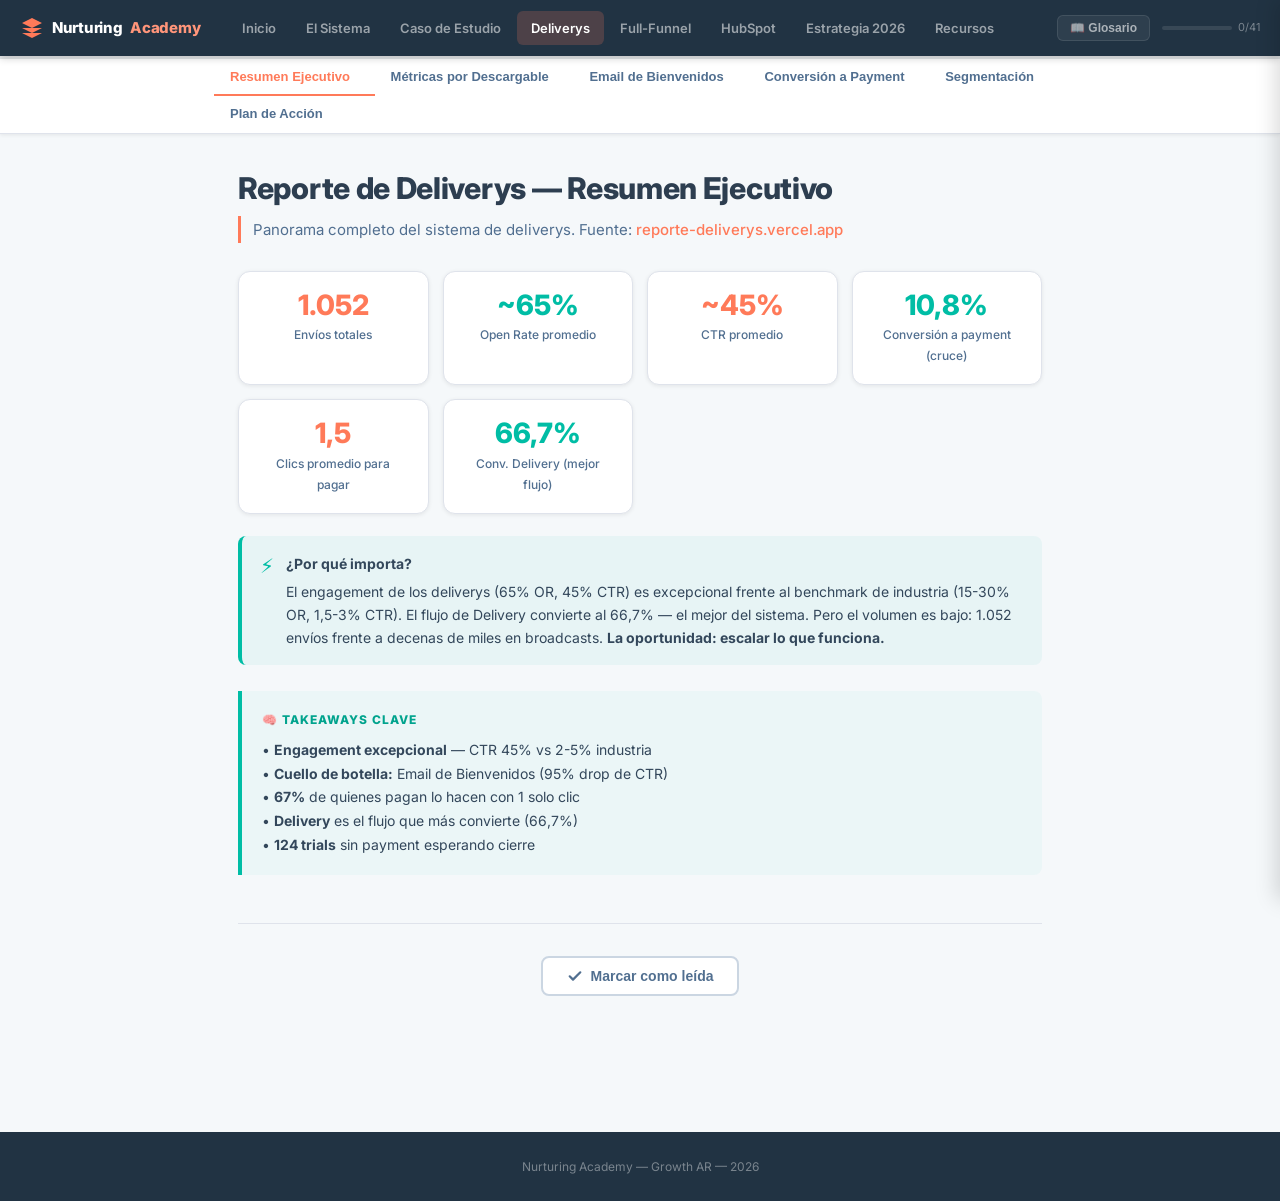
<file: deliverys.html>
<!DOCTYPE html>
<html lang="es">
<head>
<meta charset="UTF-8">
<meta name="viewport" content="width=device-width,initial-scale=1.0">
<title>Reporte Deliverys — Nurturing Academy</title>
<link href="https://fonts.googleapis.com/css2?family=Inter:wght@400;500;600;700;800&display=swap" rel="stylesheet">
<link rel="stylesheet" href="style.css">
</head>
<body>

<!-- HEADER -->
<header class="app-header">
  <div class="header-logo">
    <svg viewBox="0 0 24 24"><path d="M12 2L2 7l10 5 10-5-10-5zM2 17l10 5 10-5M2 12l10 5 10-5"/></svg>
    Nurturing <span>Academy</span>
  </div>
  <nav class="header-tabs">
    <a href="index.html" class="header-tab">Inicio</a>
    <a href="sistema.html" class="header-tab">El Sistema</a>
    <a href="analisis.html" class="header-tab">Caso de Estudio</a>
    <a href="deliverys.html" class="header-tab active" data-page="deliverys">Deliverys</a>
    <a href="full-funnel.html" class="header-tab">Full-Funnel</a>
    <a href="herramientas.html" class="header-tab">HubSpot</a>
    <a href="estrategia.html" class="header-tab">Estrategia 2026</a>
    <a href="recursos.html" class="header-tab">Recursos</a>
  </nav>
  <div class="header-right">
    <button class="glos-trigger" id="glos-btn">📖 Glosario</button>
    <div class="progress-mini"><div class="progress-mini-bar"><div class="progress-mini-fill" style="width:0%"></div></div><span class="progress-text">0/32</span></div>
  </div>
</header>
<div class="progress-strip"><div class="progress-strip-fill" style="width:0%"></div></div>

<main class="app-main">
<div class="page active" data-page="deliverys">

  <div class="sub-tabs-wrap">
    <div class="sub-tabs">
      <button class="sub-tab active" data-sub="del-resumen">Resumen Ejecutivo <span class="check-icon"></span></button>
      <button class="sub-tab" data-sub="del-metricas">Métricas por Descargable <span class="check-icon"></span></button>
      <button class="sub-tab" data-sub="del-bienvenidos">Email de Bienvenidos <span class="check-icon"></span></button>
      <button class="sub-tab" data-sub="del-conversion">Conversión a Payment <span class="check-icon"></span></button>
      <button class="sub-tab" data-sub="del-segmentos">Segmentación <span class="check-icon"></span></button>
      <button class="sub-tab" data-sub="del-accion">Plan de Acción <span class="check-icon"></span></button>
    </div>
  </div>

  <!-- ─── Resumen Ejecutivo ─── -->
  <div class="sub-page active" data-sub="del-resumen">
    <div class="content-wrap">
      <div class="article">
        <h1>Reporte de Deliverys — Resumen Ejecutivo</h1>
        <p class="subtitle">Panorama completo del sistema de deliverys. Fuente: <a href="https://reporte-deliverys.vercel.app/" target="_blank" rel="noopener">reporte-deliverys.vercel.app</a></p>

        <div class="stat-grid">
          <div class="stat-card"><div class="stat-value coral">1.052</div><div class="stat-label">Envíos totales</div></div>
          <div class="stat-card"><div class="stat-value teal">~65%</div><div class="stat-label">Open Rate promedio</div></div>
          <div class="stat-card"><div class="stat-value coral">~45%</div><div class="stat-label">CTR promedio</div></div>
          <div class="stat-card"><div class="stat-value teal">10,8%</div><div class="stat-label">Conversión a payment (cruce)</div></div>
          <div class="stat-card"><div class="stat-value coral">1,5</div><div class="stat-label">Clics promedio para pagar</div></div>
          <div class="stat-card"><div class="stat-value teal">66,7%</div><div class="stat-label">Conv. Delivery (mejor flujo)</div></div>
        </div>

        <div class="callout callout-insight">
          <div class="callout-icon">⚡</div>
          <div class="callout-body">
            <strong>¿Por qué importa?</strong>
            <p>El engagement de los deliverys (65% OR, 45% CTR) es excepcional frente al benchmark de industria (15-30% OR, 1,5-3% CTR). El flujo de Delivery convierte al 66,7% — el mejor del sistema. Pero el volumen es bajo: 1.052 envíos frente a decenas de miles en broadcasts. <strong>La oportunidad: escalar lo que funciona.</strong></p>
          </div>
        </div>

        <div class="callout-strategy">
          <div class="cs-title">🧠 Takeaways clave</div>
          <p>• <strong>Engagement excepcional</strong> — CTR 45% vs 2-5% industria<br>
          • <strong>Cuello de botella:</strong> Email de Bienvenidos (95% drop de CTR)<br>
          • <strong>67%</strong> de quienes pagan lo hacen con 1 solo clic<br>
          • <strong>Delivery</strong> es el flujo que más convierte (66,7%)<br>
          • <strong>124 trials</strong> sin payment esperando cierre</p>
        </div>
      </div>

      <div class="mark-read-wrap">
        <button class="mark-read-btn" data-section="del-resumen" onclick="markAsRead('del-resumen')">
          <svg width="16" height="16" viewBox="0 0 16 16" fill="none"><path d="M13.3 4.3L6 11.6L2.7 8.3" stroke="currentColor" stroke-width="2.2" stroke-linecap="round" stroke-linejoin="round"/></svg>
          <span>Marcar como leída</span>
        </button>
      </div>
    </div>
  </div>

  <!-- ─── Métricas por Descargable ─── -->
  <div class="sub-page" data-sub="del-metricas">
    <div class="content-wrap">
      <div class="article">
        <h1>Métricas por Descargable</h1>
        <p class="subtitle">Performance de cada delivery en HubSpot. Los deliverys SMB fueron creados el 27/01/2026.</p>

        <table class="data-table">
          <thead><tr><th>Descargable</th><th>Enviados</th><th>Open Rate</th><th>CTR</th><th>Estado</th></tr></thead>
          <tbody>
            <tr><td>Planilla control de stock</td><td>391</td><td>68,7%</td><td>46,9%</td><td>Top volumen</td></tr>
            <tr><td>Planilla calcular costos</td><td>247</td><td>63,5%</td><td>47,3%</td><td>Buen balance</td></tr>
            <tr><td>Plantilla plan de negocios</td><td>143</td><td>69,5%</td><td>52,5%</td><td>Alto CTR</td></tr>
            <tr><td>Calendario RRSS</td><td>80</td><td>71,8%</td><td>52,6%</td><td>Mejor OR</td></tr>
            <tr><td>Calculadora rentabilidad</td><td>74</td><td>56,8%</td><td>40,5%</td><td>Bajo volumen</td></tr>
            <tr style="background:rgba(242,84,91,.08)"><td>Checklist tienda online</td><td>64</td><td>48,4%</td><td><strong>9,4%</strong></td><td>REVISAR URGENTE</td></tr>
            <tr><td>Generador de SKU</td><td>30</td><td>75,0%</td><td><strong>60,7%</strong></td><td>Mejor CTR</td></tr>
            <tr><td>Agenda digital 2026</td><td>23</td><td>52,2%</td><td>39,1%</td><td>Menor volumen</td></tr>
          </tbody>
        </table>

        <div class="callout-editorial">
          <div class="ce-title">✏️ ¿Por qué importa?</div>
          <p><strong>Checklist (9,4% CTR):</strong> El recurso más directamente relacionado con "crear tienda online" tiene el peor CTR. Algo está roto en ese email o CTA.</p>
          <p><strong>Generador de SKU (60,7% CTR, solo 30 envíos):</strong> El mejor performer con menor volumen. Darle más alcance es quick win.</p>
          <p><strong>Comparación:</strong> La mayoría ronda 40-60% CTR. El Checklist está 5x por debajo del promedio.</p>
        </div>
      </div>

      <div class="mark-read-wrap">
        <button class="mark-read-btn" data-section="del-metricas" onclick="markAsRead('del-metricas')">
          <svg width="16" height="16" viewBox="0 0 16 16" fill="none"><path d="M13.3 4.3L6 11.6L2.7 8.3" stroke="currentColor" stroke-width="2.2" stroke-linecap="round" stroke-linejoin="round"/></svg>
          <span>Marcar como leída</span>
        </button>
      </div>
    </div>
  </div>

  <!-- ─── Email de Bienvenidos ─── -->
  <div class="sub-page" data-sub="del-bienvenidos">
    <div class="content-wrap">
      <div class="article">
        <h1>Email de Bienvenidos — El Cuello de Botella</h1>
        <p class="subtitle">Análisis del punto donde se pierde el 95% del engagement. Acumulado histórico.</p>

        <div class="stat-grid">
          <div class="stat-card"><div class="stat-value coral">120.137</div><div class="stat-label">Enviados (acumulado)</div></div>
          <div class="stat-card"><div class="stat-value teal">37,71%</div><div class="stat-label">Tasa de apertura</div></div>
          <div class="stat-card"><div class="stat-value coral">2,14%</div><div class="stat-label">Tasa de clics</div></div>
          <div class="stat-card"><div class="stat-value teal">3,46%</div><div class="stat-label">Cancelaciones</div></div>
        </div>

        <div class="flow-diagram">
          <div class="flow-row"><div class="flow-box flow-tofu"><strong>Email del Descargable</strong><br>CTR 40-60%</div></div>
          <div class="flow-arrow" style="color:var(--danger)">Se pierde el 95%</div>
          <div class="flow-row"><div class="flow-box flow-remark"><strong>Email de Bienvenidos</strong><br>CTR 2,14%</div></div>
        </div>

        <div class="before-after">
          <div class="ba-cols">
            <div class="ba-before">
              <div class="ba-subject">Cómo leen el email</div>
              <div class="ba-result">88% solo vistazo</div>
              <p>10,2% lectura completa. El email no retiene — la mayoría solo le echa un ojo rápido.</p>
            </div>
            <div class="ba-after">
              <div class="ba-subject">Distribución de clics</div>
              <div class="ba-result">70,7% a /tienda-gratis/</div>
              <p>El 70,7% de los clics van a una página genérica que no conecta con el recurso descargado. Salto de intención.</p>
            </div>
          </div>
        </div>

        <div class="callout-strategy">
          <div class="cs-title">🧠 Insight clave</div>
          <p><strong>95% drop</strong> de CTR entre el email del descargable (40-60%) y el Bienvenidos (2,14%). El lead está caliente después de descargar su recurso, pero el siguiente email lo enfría completamente porque:</p>
          <ul>
            <li>El email es <strong>genérico</strong> — no conecta con el recurso que descargó</li>
            <li>El CTA manda a <code>/tienda-gratis/</code> — sin continuidad</li>
            <li>El 70,7% de los clics van a una página que no conecta</li>
          </ul>
        </div>
      </div>

      <div class="mark-read-wrap">
        <button class="mark-read-btn" data-section="del-bienvenidos" onclick="markAsRead('del-bienvenidos')">
          <svg width="16" height="16" viewBox="0 0 16 16" fill="none"><path d="M13.3 4.3L6 11.6L2.7 8.3" stroke="currentColor" stroke-width="2.2" stroke-linecap="round" stroke-linejoin="round"/></svg>
          <span>Marcar como leída</span>
        </button>
      </div>
    </div>
  </div>

  <!-- ─── Conversión a Payment ─── -->
  <div class="sub-page" data-sub="del-conversion">
    <div class="content-wrap">
      <div class="article">
        <h1>Conversión a Payment</h1>
        <p class="subtitle">Funnel de contactos delivery (No Seller) hasta payment. Cruce HubSpot × Tableau.</p>

        <div class="flow-diagram">
          <div class="flow-row"><div class="flow-box flow-entry" style="max-width:280px"><strong>142</strong><br>Contactos Delivery<br>(No Seller) en Tableau</div></div>
          <div class="flow-arrow">~8%</div>
          <div class="flow-row"><div class="flow-box flow-bofu" style="max-width:280px"><strong>11</strong><br>Contactos que pagaron<br>~8% conversión</div></div>
        </div>

        <div class="stat-grid">
          <div class="stat-card"><div class="stat-value coral">15</div><div class="stat-label">Días promedio hasta payment</div></div>
          <div class="stat-card"><div class="stat-value teal">67%</div><div class="stat-label">Paga con 1 solo clic</div></div>
          <div class="stat-card"><div class="stat-value coral">124</div><div class="stat-label">Trials sin payment (oportunidad)</div></div>
        </div>

        <h3>Detalle de los 11 Payments</h3>
        <table class="data-table">
          <thead><tr><th>Store</th><th>Delivery</th><th>Días hasta payment</th><th>Landing pages visitadas</th><th>Origen</th></tr></thead>
          <tbody>
            <tr><td>axaresespaciossaludables</td><td>Planificación</td><td>0 días</td><td>equipo-tienda-online</td><td>SMB</td></tr>
            <tr><td>cardalesdisenoexterior2</td><td>NubeCommerce AR 2025</td><td>24 días</td><td>planificacion-estrategica</td><td>SMB</td></tr>
            <tr><td>felicityurbanmayorista</td><td>NubeCommerce AR 2025</td><td>9 días</td><td>equipo-tienda-online</td><td>SMB</td></tr>
            <tr><td>lola326</td><td>IA para e-commerce</td><td>1 día</td><td>nubecommerce, evolucion</td><td>Evolución/Ads</td></tr>
            <tr><td>mihogar29</td><td>IA para e-commerce</td><td>0 días</td><td>nubecommerce</td><td>Evolución/Ads</td></tr>
            <tr><td>mundify3</td><td>IA para e-commerce</td><td>9 días</td><td>planificacion-estrategica</td><td>Evolución/Ads</td></tr>
            <tr><td>clickshoppingok</td><td>IA para e-commerce</td><td>6 días</td><td>nubecommerce, planificacion, evolucion</td><td>Evolución/Ads</td></tr>
            <tr><td>cuentoempatikos</td><td>IA para e-commerce</td><td>33 días</td><td>nubecommerce, planificacion, evolucion</td><td>Evolución/Ads</td></tr>
            <tr><td>tiendajympuracalidad</td><td>IA para e-commerce</td><td>25 días</td><td>nubecommerce</td><td>Evolución/Ads</td></tr>
            <tr><td>rabs2</td><td>Planificación</td><td>47 días</td><td>moda-en-foco-2024</td><td>SMB</td></tr>
            <tr><td>yerbasac2</td><td>Planificación</td><td>10 días</td><td>moda-en-foco-2024</td><td>SMB</td></tr>
          </tbody>
        </table>

        <h3>SMB vs Evolución</h3>
        <div class="before-after">
          <div class="ba-cols">
            <div class="ba-before">
              <div class="ba-subject">SMB</div>
              <div class="ba-result">~1.052 envíos, CTR 40-60%</div>
              <p><strong>Tema:</strong> Planillas y herramientas<br>
              <strong>Intención:</strong> "Organizar mi negocio"<br>
              <strong>Payments:</strong> 4-5 (SMB + Planificación)</p>
            </div>
            <div class="ba-after">
              <div class="ba-subject">Evolución</div>
              <div class="ba-result">6 payments, ~9% conversión</div>
              <p><strong>Tema:</strong> IA para e-commerce<br>
              <strong>Origen:</strong> Ads<br>
              <strong>Insight:</strong> El tema conecta con la propuesta de valor</p>
            </div>
          </div>
        </div>

        <div class="callout-strategy">
          <div class="cs-title">🧠 Para pensar</div>
          <p>Evolución convierte porque el tema "IA para e-commerce" <strong>conecta directamente con la propuesta de valor de Tiendanube</strong>. Los deliverys SMB son útiles pero genéricos — un lead puede descargar una planilla sin intención de abrir tienda. El tema del recurso predice la conversión.</p>
        </div>
      </div>

      <div class="mark-read-wrap">
        <button class="mark-read-btn" data-section="del-conversion" onclick="markAsRead('del-conversion')">
          <svg width="16" height="16" viewBox="0 0 16 16" fill="none"><path d="M13.3 4.3L6 11.6L2.7 8.3" stroke="currentColor" stroke-width="2.2" stroke-linecap="round" stroke-linejoin="round"/></svg>
          <span>Marcar como leída</span>
        </button>
      </div>
    </div>
  </div>

  <!-- ─── Segmentación ─── -->
  <div class="sub-page" data-sub="del-segmentos">
    <div class="content-wrap">
      <div class="article">
        <h1>Segmentación — Por Canal de Ventas y Flujos</h1>
        <p class="subtitle">Conversión por Sales Channel, landing pages y flujos. Cruce HubSpot × Tableau.</p>

        <h3>Sales Channel — Conversión</h3>
        <table class="data-table">
          <thead><tr><th>Sales Channel</th><th>Total</th><th>Pagaron</th><th>Tasa Conv.</th></tr></thead>
          <tbody>
            <tr style="background:rgba(0,189,165,.08)"><td>Tienda online</td><td>27</td><td>6</td><td><strong>22,2%</strong></td></tr>
            <tr><td>Redes Sociales</td><td>58</td><td>7</td><td>12,1%</td></tr>
            <tr><td>Tienda física</td><td>33</td><td>3</td><td>9,1%</td></tr>
            <tr><td>Aún no vende</td><td>45</td><td>4</td><td>8,9%</td></tr>
            <tr style="background:rgba(242,84,91,.06)"><td>Marketplace</td><td>20</td><td>1</td><td>5,0%</td></tr>
          </tbody>
        </table>

        <h3>Landing Pages que Convierten</h3>
        <table class="data-table">
          <thead><tr><th>Landing Page</th><th>Usuarios</th><th>Pagaron</th><th>Tasa</th></tr></thead>
          <tbody>
            <tr style="background:rgba(0,189,165,.08)"><td>/evolución/</td><td>3</td><td>2</td><td><strong>66,7%</strong></td></tr>
            <tr style="background:rgba(0,189,165,.08)"><td>/recursos/nubecommerce/</td><td>5</td><td>3</td><td><strong>60,0%</strong></td></tr>
            <tr style="background:rgba(0,189,165,.08)"><td>/recursos/planificación-estratégica/</td><td>6</td><td>3</td><td><strong>50,0%</strong></td></tr>
          </tbody>
        </table>

        <h3>Páginas con 0% de conversión</h3>
        <table class="data-table">
          <thead><tr><th>Landing Page</th><th>Usuarios</th><th>Pagaron</th></tr></thead>
          <tbody>
            <tr style="background:rgba(242,84,91,.06)"><td>negocios-digitales-guía</td><td>26</td><td>0</td></tr>
            <tr style="background:rgba(242,84,91,.06)"><td>planilla-de-control-de-stock</td><td>8</td><td>0</td></tr>
            <tr style="background:rgba(242,84,91,.06)"><td>buyer-persona</td><td>8</td><td>0</td></tr>
            <tr style="background:rgba(242,84,91,.06)"><td>foda</td><td>7</td><td>0</td></tr>
          </tbody>
        </table>

        <h3>Flujos que Convierten</h3>
        <table class="data-table">
          <thead><tr><th>Flujo</th><th>Total</th><th>Pagaron</th><th>Tasa</th></tr></thead>
          <tbody>
            <tr style="background:rgba(0,189,165,.08)"><td>Delivery</td><td>6</td><td>4</td><td><strong>66,7%</strong></td></tr>
            <tr><td>Broadcast</td><td>75</td><td>6</td><td>8,0%</td></tr>
          </tbody>
        </table>

        <div class="callout-strategy">
          <div class="cs-title">🧠 Insight de 1 clic</div>
          <p><strong>Estrategia:</strong> Usar broadcasts (volumen) para alimentar delivery (conversión). Cada broadcast debería incluir CTA a descargar un recurso y meter más gente en el flujo que mejor convierte.</p>
        </div>
      </div>

      <div class="mark-read-wrap">
        <button class="mark-read-btn" data-section="del-segmentos" onclick="markAsRead('del-segmentos')">
          <svg width="16" height="16" viewBox="0 0 16 16" fill="none"><path d="M13.3 4.3L6 11.6L2.7 8.3" stroke="currentColor" stroke-width="2.2" stroke-linecap="round" stroke-linejoin="round"/></svg>
          <span>Marcar como leída</span>
        </button>
      </div>
    </div>
  </div>

  <!-- ─── Plan de Acción ─── -->
  <div class="sub-page" data-sub="del-accion">
    <div class="content-wrap">
      <div class="article">
        <h1>Plan de Acción</h1>
        <p class="subtitle">Quick win principal y acciones complementarias priorizadas por impacto.</p>

        <div class="email-showcase">
          <div class="es-header"><span class="es-tag bofu">QUICK WIN PRINCIPAL</span><span class="es-num">Implementable esta semana</span></div>
          <div class="es-body">
            <h4 style="margin-top:0;">Reemplazar Bienvenidos por 3 BOFU segmentados por canal de venta</h4>
            <p>Clonar 3 emails BOFU del Full-Funnel y ramificar en el workflow según "¿Cómo vendés?". Los emails ya existen — solo cambiar 3 links y agregar if/then.</p>

            <table class="data-table">
              <thead><tr><th>Segmento</th><th>Clon BOFU</th><th>CTA nuevo</th></tr></thead>
              <tbody>
                <tr><td>Vende online / Redes / Marketplace</td><td>BOFU "vende online"</td><td>/emprendedores/redes-sociales</td></tr>
                <tr><td>Vende físico</td><td>BOFU "vende físico"</td><td>Landing tienda física</td></tr>
                <tr><td>No vende / vacío</td><td>BOFU "nn"</td><td>Landing empezar a vender</td></tr>
              </tbody>
            </table>

            <p><strong>Target:</strong> Pasar de 2,14% CTR a &gt;5% en 2 semanas.</p>
          </div>
        </div>

        <h3>Acciones complementarias</h3>
        <div class="accordion">
          <div class="accordion-item">
            <button class="accordion-trigger">1. Corregir Checklist (9,4% CTR) <span class="arrow">▼</span></button>
            <div class="accordion-body"><div class="accordion-body-inner">
              <p>El recurso más relevante para el producto tiene el peor CTR. Revisar email, CTA y recurso en sí.</p>
            </div></div>
          </div>
          <div class="accordion-item">
            <button class="accordion-trigger">2. Usar broadcasts para alimentar delivery <span class="arrow">▼</span></button>
            <div class="accordion-body"><div class="accordion-body-inner">
              <p>Broadcast tiene volumen (75 usuarios, 8% conv.). Delivery tiene 66,7%. Combinar volumen + conversión.</p>
            </div></div>
          </div>
          <div class="accordion-item">
            <button class="accordion-trigger">3. Dar más volumen al Generador de SKU (60,7% CTR, solo 30 envíos) <span class="arrow">▼</span></button>
            <div class="accordion-body"><div class="accordion-body-inner">
              <p>Promocionar en broadcasts y página de recursos. El mejor CTR merece más alcance.</p>
            </div></div>
          </div>
          <div class="accordion-item">
            <button class="accordion-trigger">4. Crear delivery SMB de "IA para e-commerce" <span class="arrow">▼</span></button>
            <div class="accordion-body"><div class="accordion-body-inner">
              <p>Adaptar el exitoso delivery de Evolución (9% conversión) al mercado SMB.</p>
            </div></div>
          </div>
          <div class="accordion-item">
            <button class="accordion-trigger">5. Medir payments de deliverys SMB en marzo <span class="arrow">▼</span></button>
            <div class="accordion-body"><div class="accordion-body-inner">
              <p>Los deliverys SMB tienen pocas semanas de vida. Promedio hasta payment: 15 días. Esperar baseline real.</p>
            </div></div>
          </div>
        </div>

        <div class="callout-editorial">
          <div class="ce-title">✏️ Métricas a monitorear</div>
          <table class="data-table">
            <thead><tr><th>Métrica</th><th>Actual</th><th>Target</th></tr></thead>
            <tbody>
              <tr><td>CTR Bienvenidos</td><td>2,14%</td><td>&gt;5%</td></tr>
              <tr><td>Payments desde Delivery SMB</td><td>Por medir</td><td>—</td></tr>
              <tr><td>Envíos totales deliverys/mes</td><td>~1.052</td><td>2.000+</td></tr>
            </tbody>
          </table>
        </div>
      </div>

      <div class="mark-read-wrap">
        <button class="mark-read-btn" data-section="del-accion" onclick="markAsRead('del-accion')">
          <svg width="16" height="16" viewBox="0 0 16 16" fill="none"><path d="M13.3 4.3L6 11.6L2.7 8.3" stroke="currentColor" stroke-width="2.2" stroke-linecap="round" stroke-linejoin="round"/></svg>
          <span>Marcar como leída</span>
        </button>
      </div>
    </div>
  </div>

</div>
</main>

<!-- GLOSSARY -->
<div class="glos-overlay" id="glos-overlay"></div>
<div class="glos-panel" id="glos-panel">
  <div class="glos-head"><h3>Glosario</h3><button class="glos-close">&times;</button></div>
  <div class="glos-search"><input type="text" placeholder="Buscar término…"></div>
  <div class="glos-list">
    <div class="glos-item"><div class="glos-term">Cuello de botella</div><div class="glos-def">Punto del flujo donde se pierde la mayor cantidad de leads.</div></div>
    <div class="glos-item"><div class="glos-term">Cruce de datos</div><div class="glos-def">Combinar datos de diferentes fuentes (HubSpot + Tableau) para obtener insights más profundos.</div></div>
    <div class="glos-item"><div class="glos-term">Quick Win</div><div class="glos-def">Acción de alto impacto y bajo esfuerzo que se puede implementar rápidamente.</div></div>
  </div>
</div>

<footer class="app-footer">Nurturing Academy — Growth AR — 2026</footer>
<script src="app.js"></script>
</body>
</html>
</file>
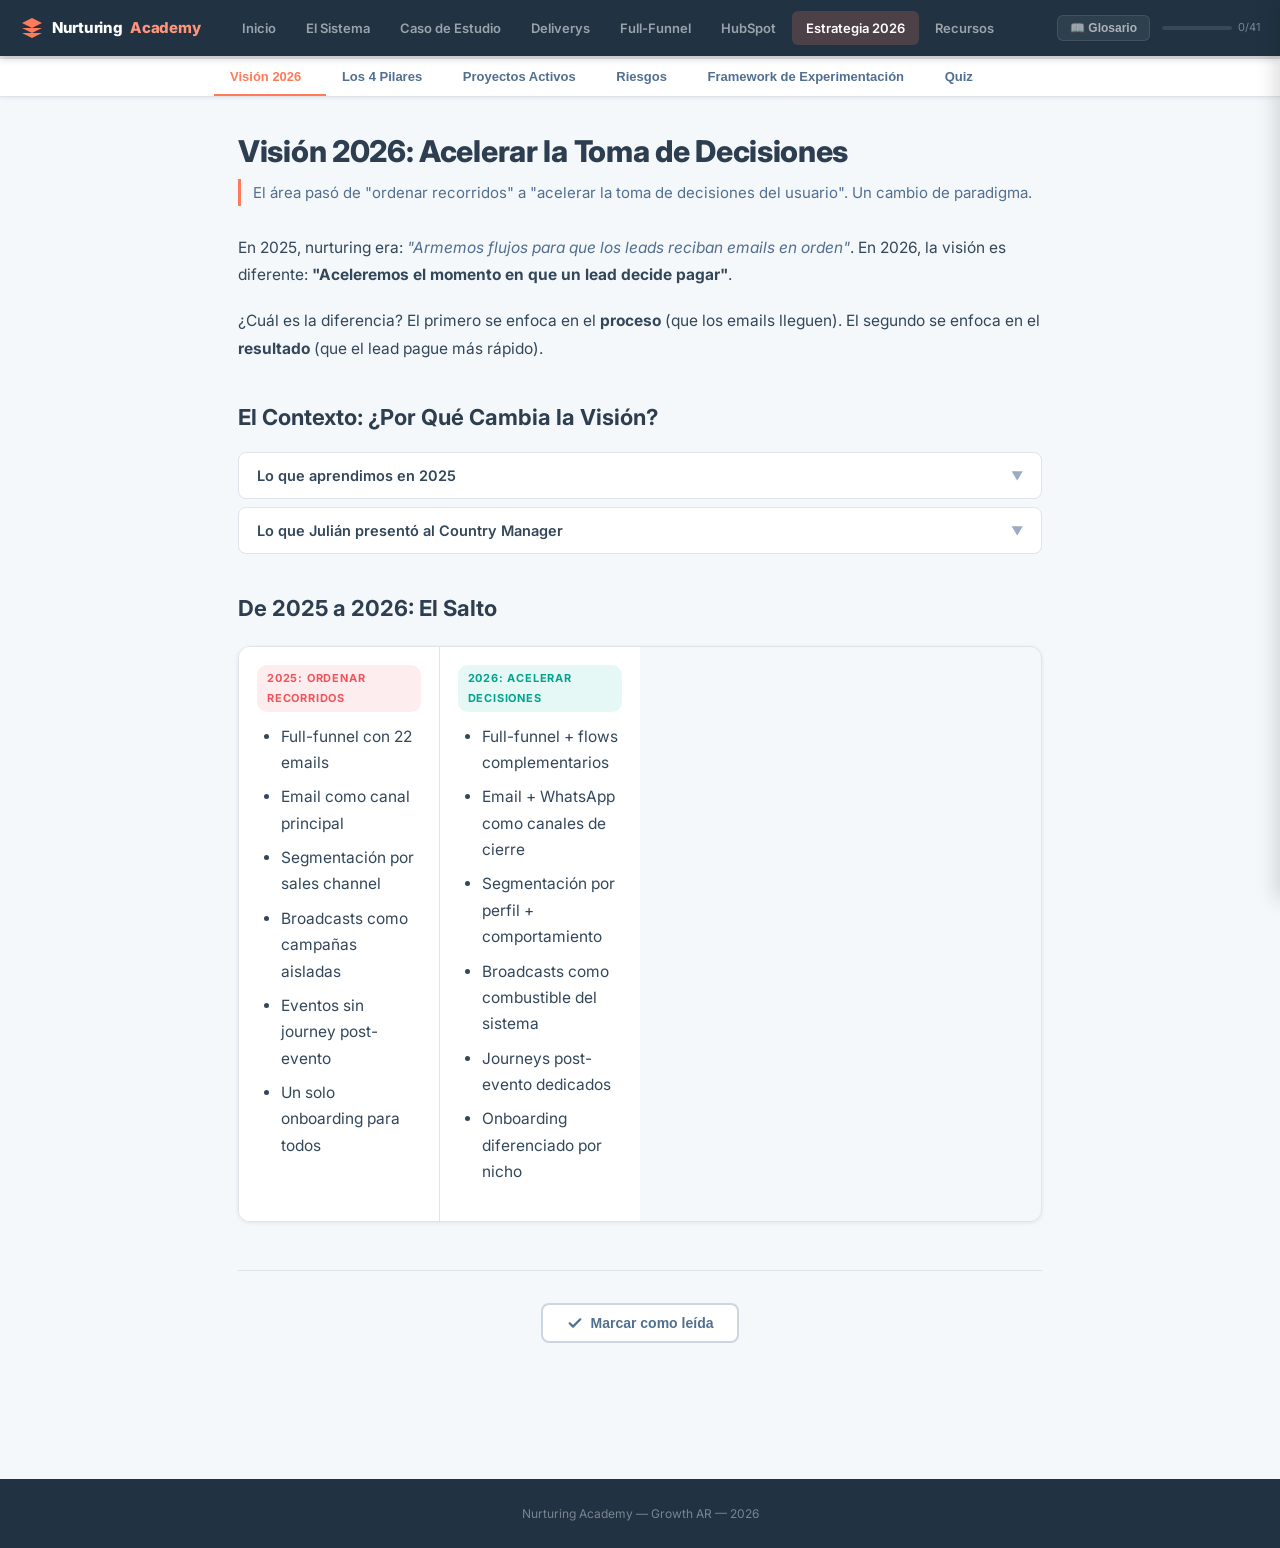
<file: estrategia.html>
<!DOCTYPE html>
<html lang="es">
<head>
<meta charset="UTF-8">
<meta name="viewport" content="width=device-width,initial-scale=1.0">
<title>Estrategia 2026 — Nurturing Academy</title>
<link href="https://fonts.googleapis.com/css2?family=Inter:wght@400;500;600;700;800&display=swap" rel="stylesheet">
<link rel="stylesheet" href="style.css">
</head>
<body>

<!-- HEADER -->
<header class="app-header">
  <div class="header-logo">
    <svg viewBox="0 0 24 24"><path d="M12 2L2 7l10 5 10-5-10-5zM2 17l10 5 10-5M2 12l10 5 10-5"/></svg>
    Nurturing <span>Academy</span>
  </div>
  <nav class="header-tabs">
    <a href="index.html" class="header-tab">Inicio</a>
    <a href="sistema.html" class="header-tab">El Sistema</a>
    <a href="analisis.html" class="header-tab">Caso de Estudio</a>
    <a href="deliverys.html" class="header-tab">Deliverys</a>
    <a href="full-funnel.html" class="header-tab">Full-Funnel</a>
    <a href="herramientas.html" class="header-tab">HubSpot</a>
    <a href="estrategia.html" class="header-tab" data-page="estrategia">Estrategia 2026</a>
    <a href="recursos.html" class="header-tab">Recursos</a>
  </nav>
  <div class="header-right">
    <button class="glos-trigger" id="glos-btn">📖 Glosario</button>
    <div class="progress-mini"><div class="progress-mini-bar"><div class="progress-mini-fill" style="width:0%"></div></div><span class="progress-text">0/27</span></div>
  </div>
</header>
<div class="progress-strip"><div class="progress-strip-fill" style="width:0%"></div></div>

<main class="app-main">
<div class="page active" data-page="estrategia">

  <div class="sub-tabs-wrap">
    <div class="sub-tabs">
      <button class="sub-tab active" data-sub="est-vision">Visión 2026 <span class="check-icon"></span></button>
      <button class="sub-tab" data-sub="est-pilares">Los 4 Pilares <span class="check-icon"></span></button>
      <button class="sub-tab" data-sub="est-proyectos">Proyectos Activos <span class="check-icon"></span></button>
      <button class="sub-tab" data-sub="est-riesgos">Riesgos <span class="check-icon"></span></button>
      <button class="sub-tab" data-sub="est-framework">Framework de Experimentación <span class="check-icon"></span></button>
      <button class="sub-tab" data-sub="est-quiz">Quiz <span class="check-icon"></span></button>
    </div>
  </div>

  <!-- ─── Visión 2026 ─── -->
  <div class="sub-page active" data-sub="est-vision">
    <div class="content-wrap">
      <div class="article">
        <h1>Visión 2026: Acelerar la Toma de Decisiones</h1>
        <p class="subtitle">El área pasó de "ordenar recorridos" a "acelerar la toma de decisiones del usuario". Un cambio de paradigma.</p>

        <p>En 2025, nurturing era: <em>"Armemos flujos para que los leads reciban emails en orden"</em>. En 2026, la visión es diferente: <strong>"Aceleremos el momento en que un lead decide pagar"</strong>.</p>

        <p>¿Cuál es la diferencia? El primero se enfoca en el <strong>proceso</strong> (que los emails lleguen). El segundo se enfoca en el <strong>resultado</strong> (que el lead pague más rápido).</p>

        <h2>El Contexto: ¿Por Qué Cambia la Visión?</h2>
        <div class="accordion">
          <div class="accordion-item">
            <button class="accordion-trigger">Lo que aprendimos en 2025 <span class="arrow">▼</span></button>
            <div class="accordion-body"><div class="accordion-body-inner">
              <p>El sistema funcionó: superamos budget en trials (+16%) y payments (+16%). Pero también aprendimos que:</p>
              <ul>
                <li>El 67% de los que pagaron lo hicieron con <strong>1 clic</strong>. La conversión es rápida o no sucede.</li>
                <li>Solo el <strong>0,1%</strong> de la base estaba en flujos automatizados. Hay una oportunidad enorme sin explotar.</li>
                <li>Los eventos generaron picos de volumen (4.143 inscriptos en un webinar) pero casi no convirtieron (4 payments) porque no había journey post-evento.</li>
                <li>La segmentación por sales channel mostró diferencias de conversión de <strong>4,4x</strong> entre segmentos (22,2% vs 5%). No se puede tratar a todos igual.</li>
              </ul>
            </div></div>
          </div>

          <div class="accordion-item">
            <button class="accordion-trigger">Lo que Julián presentó al Country Manager <span class="arrow">▼</span></button>
            <div class="accordion-body"><div class="accordion-body-inner">
              <p>La presentación de estrategia 2026 definió 4 pilares claros. El mensaje principal:</p>
              <div class="callout callout-insight">
                <div class="callout-icon">💡</div>
                <div class="callout-body">
                  <p><em>"El usuario no quiere features; quiere saber cómo se le soluciona un problema. Nurturing debe acelerar el momento en que el usuario toma la decisión de pagar."</em></p>
                </div>
              </div>
              <p>No se trata de mandar más emails. Se trata de mandar el <strong>email correcto, al lead correcto, en el momento correcto</strong>. Y no solo email — WhatsApp, eventos, contenido personalizado.</p>
            </div></div>
          </div>
        </div>

        <h2>De 2025 a 2026: El Salto</h2>
        <div class="before-after">
          <div class="ba-cols">
            <div class="ba-before">
              <h5>2025: Ordenar Recorridos</h5>
              <ul>
                <li>Full-funnel con 22 emails</li>
                <li>Email como canal principal</li>
                <li>Segmentación por sales channel</li>
                <li>Broadcasts como campañas aisladas</li>
                <li>Eventos sin journey post-evento</li>
                <li>Un solo onboarding para todos</li>
              </ul>
            </div>
            <div class="ba-after">
              <h5>2026: Acelerar Decisiones</h5>
              <ul>
                <li>Full-funnel + flows complementarios</li>
                <li>Email + WhatsApp como canales de cierre</li>
                <li>Segmentación por perfil + comportamiento</li>
                <li>Broadcasts como combustible del sistema</li>
                <li>Journeys post-evento dedicados</li>
                <li>Onboarding diferenciado por nicho</li>
              </ul>
            </div>
          </div>
        </div>
      </div>

      <div class="mark-read-wrap">
        <button class="mark-read-btn" data-section="est-vision" onclick="markAsRead('est-vision')">
          <svg width="16" height="16" viewBox="0 0 16 16" fill="none"><path d="M13.3 4.3L6 11.6L2.7 8.3" stroke="currentColor" stroke-width="2.2" stroke-linecap="round" stroke-linejoin="round"/></svg>
          <span>Marcar como leída</span>
        </button>
      </div>
    </div>
  </div>

  <!-- ─── Los 4 Pilares ─── -->
  <div class="sub-page" data-sub="est-pilares">
    <div class="content-wrap">
      <div class="article">
        <h1>Los 4 Pilares de la Estrategia 2026</h1>
        <p class="subtitle">Cada pilar resuelve un problema específico descubierto en 2025.</p>

        <div class="accordion">
          <div class="accordion-item">
            <button class="accordion-trigger">Pilar 1: Multi-canal — Email ya no alcanza <span class="arrow">▼</span></button>
            <div class="accordion-body"><div class="accordion-body-inner">
              <h4>El problema</h4>
              <p>En 2025, el 100% del nurturing fue por email. Pero en Argentina, el 95% de los emprendedores usan WhatsApp como canal principal de comunicación. Estamos hablando en un canal (email) cuando el lead vive en otro (WhatsApp).</p>

              <h4>La solución</h4>
              <p><strong>WhatsApp como canal de cierre.</strong> No reemplaza al email — lo complementa en los momentos clave:</p>
              <ul>
                <li><strong>Post-BOFU:</strong> Si un lead recibió los 5 BOFU y no convirtió, un mensaje de WhatsApp personalizado puede ser el empujón final.</li>
                <li><strong>Post-evento:</strong> Después de un webinar, WhatsApp para "¿tenés alguna duda?" convierte más que un email genérico.</li>
                <li><strong>Trials vencidos:</strong> "Tu tienda sigue esperándote" por WhatsApp tiene más urgencia que por email.</li>
              </ul>

              <h4>Lo que cambia para vos</h4>
              <p>Los mensajes de WhatsApp necesitan un tono diferente al email. Más cortos, más directos, más conversacionales. Tu expertise en copywriting aplica perfecto — pero con restricciones de formato (mensajes de 100-200 caracteres max, no HTML, no diseño).</p>
            </div></div>
          </div>

          <div class="accordion-item">
            <button class="accordion-trigger">Pilar 2: Onboarding Diferenciado — No todos empiezan igual <span class="arrow">▼</span></button>
            <div class="accordion-body"><div class="accordion-body-inner">
              <h4>El problema</h4>
              <p>En 2025, todos los trials recibían el mismo onboarding. Pero un social seller (vende por Instagram) tiene necesidades completamente diferentes a un migrador (viene de otra plataforma) o alguien con tienda física que quiere digitalizar.</p>

              <h4>La solución</h4>
              <p><strong>4 journeys de onboarding diferenciados:</strong></p>
              <div class="stat-grid">
                <div class="stat-card">
                  <div class="stat-value coral">Social Sellers</div>
                  <div class="stat-label">Venden por redes. Necesitan: conectar Instagram/Facebook, catálogo de productos, link de pago.</div>
                </div>
                <div class="stat-card">
                  <div class="stat-value teal">Migradores</div>
                  <div class="stat-label">Vienen de otra plataforma. Necesitan: importar productos, configurar dominio, migrar clientes.</div>
                </div>
                <div class="stat-card">
                  <div class="stat-value navy">Tienda Física</div>
                  <div class="stat-label">Tienen local. Necesitan: fotografía de productos, gestión de stock, envíos.</div>
                </div>
                <div class="stat-card">
                  <div class="stat-value coral">Dropshippers</div>
                  <div class="stat-label">Sin stock propio. Necesitan: proveedores, automatización de pedidos, márgenes.</div>
                </div>
              </div>

              <h4>Lo que cambia para vos</h4>
              <p>Cada journey necesita contenido específico. No es solo cambiar el subject — es repensar el mensaje completo. Un social seller necesita oír "Conectá tu Instagram en 3 pasos", no "Elegí tu plantilla" (eso es para el migrador).</p>
            </div></div>
          </div>

          <div class="accordion-item">
            <button class="accordion-trigger">Pilar 3: Eventos como Revenue — No solo awareness <span class="arrow">▼</span></button>
            <div class="accordion-body"><div class="accordion-body-inner">
              <h4>El problema</h4>
              <p>En 2025, los eventos (Entrenamiento Nube, webinars) generaban mucho volumen pero casi no convertían. El Webinar de Adquisición tuvo 4.143 inscriptos, 136 tiendas… y solo 4 payments.</p>

              <h4>La solución</h4>
              <p><strong>Journeys post-evento dedicados.</strong> No se trata de hacer mejores eventos — se trata de capitalizar lo que generan:</p>
              <ul>
                <li><strong>Journey post-webinar:</strong> Emails + WhatsApp inmediatamente después del evento, cuando la intención está al máximo.</li>
                <li><strong>Zoom conectado al CRM:</strong> Saber quién asistió realmente (no solo se inscribió) para personalizar el follow-up.</li>
                <li><strong>Eventribe:</strong> Integración que permite trackear asistentes y sincronizar con HubSpot.</li>
              </ul>

              <h4>El dato que justifica</h4>
              <p>136 tiendas de un solo webinar vs 279 tiendas en <strong>todo</strong> Entrenamiento Nube 2025. El volumen está. Lo que falta es el sistema post-evento.</p>
            </div></div>
          </div>

          <div class="accordion-item">
            <button class="accordion-trigger">Pilar 4: Experimentación Sistemática — Del instinto a los datos <span class="arrow">▼</span></button>
            <div class="accordion-body"><div class="accordion-body-inner">
              <h4>El problema</h4>
              <p>En 2024-2025, muchas decisiones se tomaron por instinto. "Mandemos un broadcast de Hot Sale porque es Hot Sale." Funcionó, pero no era replicable ni escalable.</p>

              <h4>La solución</h4>
              <p><strong>Método Científico para Growth</strong> — 8 pasos para cada experimento:</p>
              <ol>
                <li><strong>Observar:</strong> ¿Qué está pasando en los datos?</li>
                <li><strong>Preguntar:</strong> ¿Por qué pasa esto?</li>
                <li><strong>Hipotizar:</strong> "Si hacemos X, debería pasar Y"</li>
                <li><strong>Diseñar:</strong> ¿Cómo probamos la hipótesis? (A/B test, nuevo flujo, etc.)</li>
                <li><strong>Ejecutar:</strong> Implementar el experimento</li>
                <li><strong>Medir:</strong> ¿Qué pasó?</li>
                <li><strong>Concluir:</strong> ¿La hipótesis era correcta?</li>
                <li><strong>Escalar o pivotar:</strong> Si funcionó, escalar. Si no, pivotar.</li>
              </ol>

              <h4>Framework ICE para priorizar</h4>
              <p>Cuando tenés 10 ideas de experimentos, ¿cuál hacés primero? El framework <strong>ICE</strong>:</p>
              <div class="stat-grid">
                <div class="stat-card"><div class="stat-value coral">I</div><div class="stat-label"><strong>Impact:</strong> ¿Cuánto impacto tendría si funciona? (1-10)</div></div>
                <div class="stat-card"><div class="stat-value teal">C</div><div class="stat-label"><strong>Confidence:</strong> ¿Cuán seguros estamos de que va a funcionar? (1-10)</div></div>
                <div class="stat-card"><div class="stat-value navy">E</div><div class="stat-label"><strong>Ease:</strong> ¿Qué tan fácil es de implementar? (1-10)</div></div>
              </div>
              <p>Sumás los 3 → el que tiene mayor puntaje se hace primero.</p>

              <h4>Ejemplo real</h4>
              <p>"Reemplazar email de Bienvenidos por 3 BOFU segmentados":</p>
              <ul>
                <li><strong>Impact:</strong> 9/10 — pasa de 2,14% a potencialmente >5% CTR en 1.052+ envíos/mes</li>
                <li><strong>Confidence:</strong> 8/10 — los BOFU ya existen y funcionan</li>
                <li><strong>Ease:</strong> 9/10 — solo clonar 3 emails, cambiar 3 links, agregar 1 if/then</li>
                <li><strong>ICE = 26/30</strong> → Prioridad máxima</li>
              </ul>
            </div></div>
          </div>
        </div>
      </div>

      <div class="mark-read-wrap">
        <button class="mark-read-btn" data-section="est-pilares" onclick="markAsRead('est-pilares')">
          <svg width="16" height="16" viewBox="0 0 16 16" fill="none"><path d="M13.3 4.3L6 11.6L2.7 8.3" stroke="currentColor" stroke-width="2.2" stroke-linecap="round" stroke-linejoin="round"/></svg>
          <span>Marcar como leída</span>
        </button>
      </div>
    </div>
  </div>

  <!-- ─── Proyectos Activos ─── -->
  <div class="sub-page" data-sub="est-proyectos">
    <div class="content-wrap">
      <div class="article">
        <h1>Proyectos Activos — Q1 2026</h1>
        <p class="subtitle">Más de 30 proyectos en el Gantt. Estos son los principales, organizados por pilar.</p>

        <h2>Pilar 1: Multi-canal</h2>
        <table class="data-table">
          <thead><tr><th>Proyecto</th><th>Descripción</th><th>Estado</th></tr></thead>
          <tbody>
            <tr><td>WhatsApp como canal de cierre</td><td>Implementar mensajes de WhatsApp en BOFU y post-evento</td><td>En definición</td></tr>
            <tr><td>Integración WhatsApp + HubSpot</td><td>Conectar WhatsApp al CRM para trackear interacciones</td><td>Investigación</td></tr>
          </tbody>
        </table>

        <h2>Pilar 2: Onboarding Diferenciado</h2>
        <table class="data-table">
          <thead><tr><th>Proyecto</th><th>Descripción</th><th>Estado</th></tr></thead>
          <tbody>
            <tr><td>Journey Social Sellers</td><td>Onboarding específico para vendedores de redes sociales</td><td>En diseño</td></tr>
            <tr><td>Journey Migradores</td><td>Onboarding para usuarios que vienen de otra plataforma</td><td>En diseño</td></tr>
            <tr><td>Journey Tienda Física</td><td>Onboarding para locales que quieren digitalizar</td><td>Pendiente</td></tr>
            <tr><td>Journey Dropshippers</td><td>Onboarding para modelo dropshipping</td><td>Pendiente</td></tr>
            <tr><td>Win-back Flow</td><td>Flujo para recuperar trials vencidos y ex-clientes</td><td>En diseño</td></tr>
          </tbody>
        </table>

        <h2>Pilar 3: Eventos como Revenue</h2>
        <table class="data-table">
          <thead><tr><th>Proyecto</th><th>Descripción</th><th>Estado</th></tr></thead>
          <tbody>
            <tr><td>Journey Post-Webinar</td><td>Secuencia automatizada post-evento (email + WhatsApp)</td><td>En diseño</td></tr>
            <tr><td>Integración Eventribe</td><td>Sincronizar asistentes de eventos con HubSpot</td><td>Investigación</td></tr>
            <tr><td>Zoom + CRM</td><td>Conectar asistencia real con propiedades del contacto</td><td>Pendiente</td></tr>
            <tr><td>Entrenamiento Nube 2026</td><td>Programa educativo con journey de conversión dedicado</td><td>En planificación</td></tr>
          </tbody>
        </table>

        <h2>Pilar 4: Experimentación</h2>
        <table class="data-table">
          <thead><tr><th>Proyecto</th><th>Descripción</th><th>Estado</th></tr></thead>
          <tbody>
            <tr><td>A/B Test: Sender humano vs marca</td><td>¿Los emails convierten más si vienen de una persona o de "Tiendanube"?</td><td>En ejecución</td></tr>
            <tr><td>Optimización MOFU</td><td>Testear subjects y CTAs alternativos en los 7 emails MOFU</td><td>Continuo</td></tr>
            <tr><td>Delivery SMB IA</td><td>Crear delivery de "IA para empezar a vender" (adaptar Evolución a SMB)</td><td>En diseño</td></tr>
            <tr><td>Segmentar Bienvenidos</td><td>Reemplazar email genérico por 3 BOFU segmentados (Quick Win)</td><td>Listo para ejecutar</td></tr>
          </tbody>
        </table>

        <h2>Otros Proyectos Clave</h2>
        <table class="data-table">
          <thead><tr><th>Proyecto</th><th>Descripción</th><th>Estado</th></tr></thead>
          <tbody>
            <tr><td>Adaptación Chile</td><td>Replicar el full-funnel para Chile con ajustes locales</td><td>En proceso</td></tr>
            <tr><td>Adaptación Colombia</td><td>Replicar para Colombia — fase inicial</td><td>Pendiente</td></tr>
            <tr><td>Hightouch</td><td>Plataforma de data sync para conectar fuentes de datos con HubSpot</td><td>Evaluación</td></tr>
            <tr><td>Statsig</td><td>Plataforma de experimentación para A/B tests más robustos</td><td>Evaluación</td></tr>
          </tbody>
        </table>

        <div class="callout-strategy">
          <div class="cs-title">🧠 Pensar como Estratega</div>
          <p>No todos estos proyectos van a salir en Q1. La priorización es clave. Fijate que "Segmentar Bienvenidos" está "listo para ejecutar" porque tiene un ICE de 26/30 — alto impacto, alta confianza, fácil de implementar. Los journeys de onboarding están "en diseño" porque requieren más trabajo. <strong>La velocidad de ejecución importa tanto como la calidad del plan.</strong></p>
        </div>
      </div>

      <div class="mark-read-wrap">
        <button class="mark-read-btn" data-section="est-proyectos" onclick="markAsRead('est-proyectos')">
          <svg width="16" height="16" viewBox="0 0 16 16" fill="none"><path d="M13.3 4.3L6 11.6L2.7 8.3" stroke="currentColor" stroke-width="2.2" stroke-linecap="round" stroke-linejoin="round"/></svg>
          <span>Marcar como leída</span>
        </button>
      </div>
    </div>
  </div>

  <!-- ─── Riesgos ─── -->
  <div class="sub-page" data-sub="est-riesgos">
    <div class="content-wrap">
      <div class="article">
        <h1>Riesgos y Desafíos 2026</h1>
        <p class="subtitle">Todo plan tiene puntos débiles. Estos son los que hay que monitorear.</p>

        <div class="accordion">
          <div class="accordion-item">
            <button class="accordion-trigger">1. Dependencia de HubSpot <span class="arrow">▼</span></button>
            <div class="accordion-body"><div class="accordion-body-inner">
              <p>Todo el sistema vive en HubSpot. Si HubSpot tiene un outage, si cambian los planes de precios, o si necesitamos funcionalidades que no ofrecen, estamos atados.</p>
              <p><strong>Mitigación:</strong> Evaluar herramientas complementarias (Statsig para experimentación, Hightouch para data sync). No reemplazar HubSpot, sino no depender al 100%.</p>
            </div></div>
          </div>

          <div class="accordion-item">
            <button class="accordion-trigger">2. Complejidad creciente del sistema <span class="arrow">▼</span></button>
            <div class="accordion-body"><div class="accordion-body-inner">
              <p>Con 4 pilares, 30+ proyectos, onboarding diferenciado, WhatsApp, eventos… el sistema se puede volver inmanejable. Más workflows = más puntos de falla. Más segmentos = más contenido que crear y mantener.</p>
              <p><strong>Mitigación:</strong> Documentación rigurosa. Naming conventions claras. Revisiones periódicas de workflows para detectar conflictos. <strong>Escalar gradualmente</strong>, no todo a la vez.</p>
            </div></div>
          </div>

          <div class="accordion-item">
            <button class="accordion-trigger">3. Falta de data para decisiones rápidas <span class="arrow">▼</span></button>
            <div class="accordion-body"><div class="accordion-body-inner">
              <p>En el reporte de deliverys, los datos de HubSpot llegan hasta una fecha y los de Tableau hasta otra. El cruce de datos es manual (74.508 contactos cruzados con 2.778 registros). Esto es lento y propenso a errores.</p>
              <p><strong>Mitigación:</strong> Hightouch para automatizar el sync entre fuentes. Dashboard unificado. Menos Excel, más automation.</p>
            </div></div>
          </div>

          <div class="accordion-item">
            <button class="accordion-trigger">4. Capacidad del equipo <span class="arrow">▼</span></button>
            <div class="accordion-body"><div class="accordion-body-inner">
              <p>30+ proyectos activos con un equipo reducido. Hay riesgo de querer hacer todo y no terminar nada, o de sacrificar calidad por velocidad.</p>
              <p><strong>Mitigación:</strong> Priorización estricta con ICE. Quick wins primero. No arrancar un proyecto nuevo hasta que el anterior esté funcionando.</p>
            </div></div>
          </div>

          <div class="accordion-item">
            <button class="accordion-trigger">5. WhatsApp: regulaciones y tasa de bloqueo <span class="arrow">▼</span></button>
            <div class="accordion-body"><div class="accordion-body-inner">
              <p>WhatsApp tiene reglas estrictas sobre mensajes comerciales. Si mandamos demasiados mensajes o contenido no solicitado, nos pueden bloquear el número. Y a diferencia del email (donde un unsub es invisible), un bloqueo en WhatsApp es permanente.</p>
              <p><strong>Mitigación:</strong> Empezar con mensajes opt-in. Usar WhatsApp solo en momentos de alta intención (post-BOFU, post-evento). Nunca spam.</p>
            </div></div>
          </div>
        </div>
      </div>

      <div class="mark-read-wrap">
        <button class="mark-read-btn" data-section="est-riesgos" onclick="markAsRead('est-riesgos')">
          <svg width="16" height="16" viewBox="0 0 16 16" fill="none"><path d="M13.3 4.3L6 11.6L2.7 8.3" stroke="currentColor" stroke-width="2.2" stroke-linecap="round" stroke-linejoin="round"/></svg>
          <span>Marcar como leída</span>
        </button>
      </div>
    </div>
  </div>

  <!-- ─── Framework de Experimentación ─── -->
  <div class="sub-page" data-sub="est-framework">
    <div class="content-wrap">
      <div class="article">
        <h1>Framework de Experimentación</h1>
        <p class="subtitle">Cómo proponer y ejecutar mejoras de manera sistemática.</p>

        <h2>El Método Científico para Growth</h2>
        <p>Cada mejora al sistema debería seguir estos 8 pasos. No es burocracia — es la diferencia entre "probé algo y no sé si funcionó" y "tengo data que demuestra que funciona".</p>

        <div class="analysis-steps">
          <div class="as-step">
            <div class="as-num">1</div>
            <div class="as-content">
              <h3>Observar</h3>
              <p>Mirá los datos y preguntate: ¿qué está pasando? Ejemplo: "El email de Bienvenidos tiene 2,14% CTR cuando el descargable tiene 45%".</p>
            </div>
          </div>
          <div class="as-step">
            <div class="as-num">2</div>
            <div class="as-content">
              <h3>Preguntar</h3>
              <p>¿Por qué pasa esto? "¿Por qué se pierde el 95% del engagement entre el descargable y el Bienvenidos?"</p>
            </div>
          </div>
          <div class="as-step">
            <div class="as-num">3</div>
            <div class="as-content">
              <h3>Hipotizar</h3>
              <p>"Si reemplazamos el Bienvenidos genérico por 3 emails segmentados por canal de venta, el CTR debería subir a >5%".</p>
            </div>
          </div>
          <div class="as-step">
            <div class="as-num">4</div>
            <div class="as-content">
              <h3>Diseñar</h3>
              <p>Clonar 3 emails BOFU, cambiar CTAs, agregar if/then en el workflow. A/B: 50% recibe el viejo Bienvenidos, 50% recibe el BOFU segmentado.</p>
            </div>
          </div>
          <div class="as-step">
            <div class="as-num">5</div>
            <div class="as-content">
              <h3>Ejecutar</h3>
              <p>Implementar en HubSpot. Activar el A/B. Documentar qué se cambió.</p>
            </div>
          </div>
          <div class="as-step">
            <div class="as-num">6</div>
            <div class="as-content">
              <h3>Medir</h3>
              <p>Después de 2 semanas: comparar CTR, OR, tasa de lectura y cancelaciones entre control (viejo) y variante (nuevo).</p>
            </div>
          </div>
          <div class="as-step">
            <div class="as-num">7</div>
            <div class="as-content">
              <h3>Concluir</h3>
              <p>¿El BOFU segmentado superó al Bienvenidos genérico? ¿Con significancia estadística o fue ruido?</p>
            </div>
          </div>
          <div class="as-step">
            <div class="as-num">8</div>
            <div class="as-content">
              <h3>Escalar o Pivotar</h3>
              <p>Si funcionó: reemplazar el Bienvenidos para siempre y aplicar la misma lógica al full-funnel. Si no: probar otra hipótesis.</p>
            </div>
          </div>
        </div>

        <h2>3 Lentes para Generar Ideas</h2>
        <p>Cuando no sabés por dónde empezar, usá estos 3 filtros:</p>
        <div class="stat-grid">
          <div class="stat-card">
            <div class="stat-value coral">Motivación</div>
            <div class="stat-label">¿El lead tiene razón suficiente para actuar? Si no, ¿cómo generamos urgencia o deseo?</div>
          </div>
          <div class="stat-card">
            <div class="stat-value teal">Habilidad</div>
            <div class="stat-label">¿El lead puede hacer lo que le pedimos? ¿Es fácil o hay fricción? ¿Cuántos pasos son?</div>
          </div>
          <div class="stat-card">
            <div class="stat-value navy">Trigger</div>
            <div class="stat-label">¿Le estamos pidiendo que actúe en el momento correcto? ¿Cuál es el trigger que dispara la acción?</div>
          </div>
        </div>

        <div class="callout-strategy">
          <div class="cs-title">🧠 Pensar como Estratega</div>
          <p>La próxima vez que quieras proponer una mejora, no digas "deberíamos cambiar X". Decí: <strong>"Observé que X tiene Y resultado. Mi hipótesis es que si hacemos Z, debería pasar W. Lo puedo medir comparando A vs B en 2 semanas. El ICE es X/30."</strong></p>
          <p class="cs-question">Ese formato — observación + hipótesis + plan de medición + priorización — es el idioma en que se habla estrategia.</p>
        </div>
      </div>

      <div class="mark-read-wrap">
        <button class="mark-read-btn" data-section="est-framework" onclick="markAsRead('est-framework')">
          <svg width="16" height="16" viewBox="0 0 16 16" fill="none"><path d="M13.3 4.3L6 11.6L2.7 8.3" stroke="currentColor" stroke-width="2.2" stroke-linecap="round" stroke-linejoin="round"/></svg>
          <span>Marcar como leída</span>
        </button>
      </div>
    </div>
  </div>

  <!-- ─── Quiz ─── -->
  <div class="sub-page" data-sub="est-quiz">
    <div class="content-wrap">
      <div class="article">
        <h1>Quiz — Estrategia 2026</h1>

        <div class="quiz-card" data-correct="b">
          <h3>1. ¿Cuál es el cambio de paradigma de 2025 a 2026?</h3>
          <div class="q-options">
            <label class="q-opt"><input type="radio" name="eq1" value="a"><span>De mandar más emails a mandar menos</span></label>
            <label class="q-opt"><input type="radio" name="eq1" value="b"><span>De "ordenar recorridos" a "acelerar la toma de decisiones"</span></label>
            <label class="q-opt"><input type="radio" name="eq1" value="c"><span>De email a solo WhatsApp</span></label>
          </div>
          <div class="q-feedback q-right">Exacto. El foco pasa del proceso (que los emails lleguen) al resultado (que el lead decida pagar más rápido).</div>
          <div class="q-feedback q-wrong">No se trata de cantidad de emails ni de reemplazar canales. Es un cambio de enfoque: del proceso al resultado.</div>
        </div>

        <div class="quiz-card" data-correct="c">
          <h3>2. ¿Cuántos journeys de onboarding diferenciado se planifican?</h3>
          <div class="q-options">
            <label class="q-opt"><input type="radio" name="eq2" value="a"><span>2 (online y físico)</span></label>
            <label class="q-opt"><input type="radio" name="eq2" value="b"><span>3 (no vende, online, físico)</span></label>
            <label class="q-opt"><input type="radio" name="eq2" value="c"><span>4 (social sellers, migradores, tienda física, dropshippers)</span></label>
          </div>
          <div class="q-feedback q-right">Sí. Cada nicho tiene necesidades y contenido diferentes.</div>
          <div class="q-feedback q-wrong">Son 4 journeys: social sellers, migradores, tienda física y dropshippers.</div>
        </div>

        <div class="quiz-card" data-correct="a">
          <h3>3. ¿Qué significa ICE en el framework de priorización?</h3>
          <div class="q-options">
            <label class="q-opt"><input type="radio" name="eq3" value="a"><span>Impact, Confidence, Ease</span></label>
            <label class="q-opt"><input type="radio" name="eq3" value="b"><span>Intention, Click, Engagement</span></label>
            <label class="q-opt"><input type="radio" name="eq3" value="c"><span>Inbound, Conversion, Email</span></label>
          </div>
          <div class="q-feedback q-right">Correcto. Cada dimensión se puntúa del 1 al 10 y se suman para priorizar.</div>
          <div class="q-feedback q-wrong">ICE = Impact (impacto), Confidence (confianza), Ease (facilidad). Es un framework de priorización.</div>
        </div>

        <div class="quiz-card" data-correct="b">
          <h3>4. ¿Cuál es el rol de WhatsApp en la estrategia 2026?</h3>
          <div class="q-options">
            <label class="q-opt"><input type="radio" name="eq4" value="a"><span>Reemplazar al email como canal principal</span></label>
            <label class="q-opt"><input type="radio" name="eq4" value="b"><span>Complementar al email como canal de cierre en momentos de alta intención</span></label>
            <label class="q-opt"><input type="radio" name="eq4" value="c"><span>Enviar broadcasts masivos por WhatsApp</span></label>
          </div>
          <div class="q-feedback q-right">Exacto. WhatsApp complementa en BOFU, post-evento y trials vencidos. No reemplaza al email.</div>
          <div class="q-feedback q-wrong">WhatsApp no reemplaza al email ni se usa para broadcasts masivos. Es un canal de cierre para momentos clave.</div>
        </div>

        <div class="quiz-card" data-correct="c">
          <h3>5. Si querés proponer una mejora, ¿cuál es el formato correcto?</h3>
          <div class="q-options">
            <label class="q-opt"><input type="radio" name="eq5" value="a"><span>"Deberíamos cambiar el email de Bienvenidos porque no me gusta"</span></label>
            <label class="q-opt"><input type="radio" name="eq5" value="b"><span>"Cambiemos el Bienvenidos por un BOFU segmentado"</span></label>
            <label class="q-opt"><input type="radio" name="eq5" value="c"><span>"Observé que el Bienvenidos tiene 2,14% CTR. Hipótesis: si segmentamos por canal de venta, debería subir a >5%. Lo mido con A/B en 2 semanas. ICE: 26/30."</span></label>
          </div>
          <div class="q-feedback q-right">Perfecto. Observación + hipótesis + plan de medición + priorización. Ese es el idioma de la estrategia.</div>
          <div class="q-feedback q-wrong">Una propuesta estratégica necesita: observación con datos, hipótesis, plan de medición y priorización (ICE).</div>
        </div>
      </div>

      <div class="mark-read-wrap">
        <button class="mark-read-btn" data-section="est-quiz" onclick="markAsRead('est-quiz')">
          <svg width="16" height="16" viewBox="0 0 16 16" fill="none"><path d="M13.3 4.3L6 11.6L2.7 8.3" stroke="currentColor" stroke-width="2.2" stroke-linecap="round" stroke-linejoin="round"/></svg>
          <span>Marcar como leída</span>
        </button>
      </div>
    </div>
  </div>

</div>
</main>

<!-- GLOSSARY -->
<div class="glos-overlay" id="glos-overlay"></div>
<div class="glos-panel" id="glos-panel">
  <div class="glos-head"><h3>Glosario</h3><button class="glos-close">&times;</button></div>
  <div class="glos-search"><input type="text" placeholder="Buscar término…"></div>
  <div class="glos-list">
    <div class="glos-item"><div class="glos-term">ICE</div><div class="glos-def">Impact, Confidence, Ease — framework de priorización. Cada dimensión 1-10, se suman.</div></div>
    <div class="glos-item"><div class="glos-term">A/B Test</div><div class="glos-def">Experimento con 2 variantes (control vs cambio) para medir cuál funciona mejor.</div></div>
    <div class="glos-item"><div class="glos-term">Win-back</div><div class="glos-def">Flujo para recuperar usuarios que dejaron de pagar o abandonaron su trial.</div></div>
    <div class="glos-item"><div class="glos-term">Eventribe</div><div class="glos-def">Herramienta para gestionar eventos e integrarlo con CRM.</div></div>
    <div class="glos-item"><div class="glos-term">Hightouch</div><div class="glos-def">Plataforma de data sync que conecta fuentes de datos con herramientas de marketing.</div></div>
    <div class="glos-item"><div class="glos-term">Statsig</div><div class="glos-def">Plataforma de experimentación para A/B tests con significancia estadística.</div></div>
  </div>
</div>

<footer class="app-footer">Nurturing Academy — Growth AR — 2026</footer>
<script src="app.js"></script>
</body>
</html>
</file>
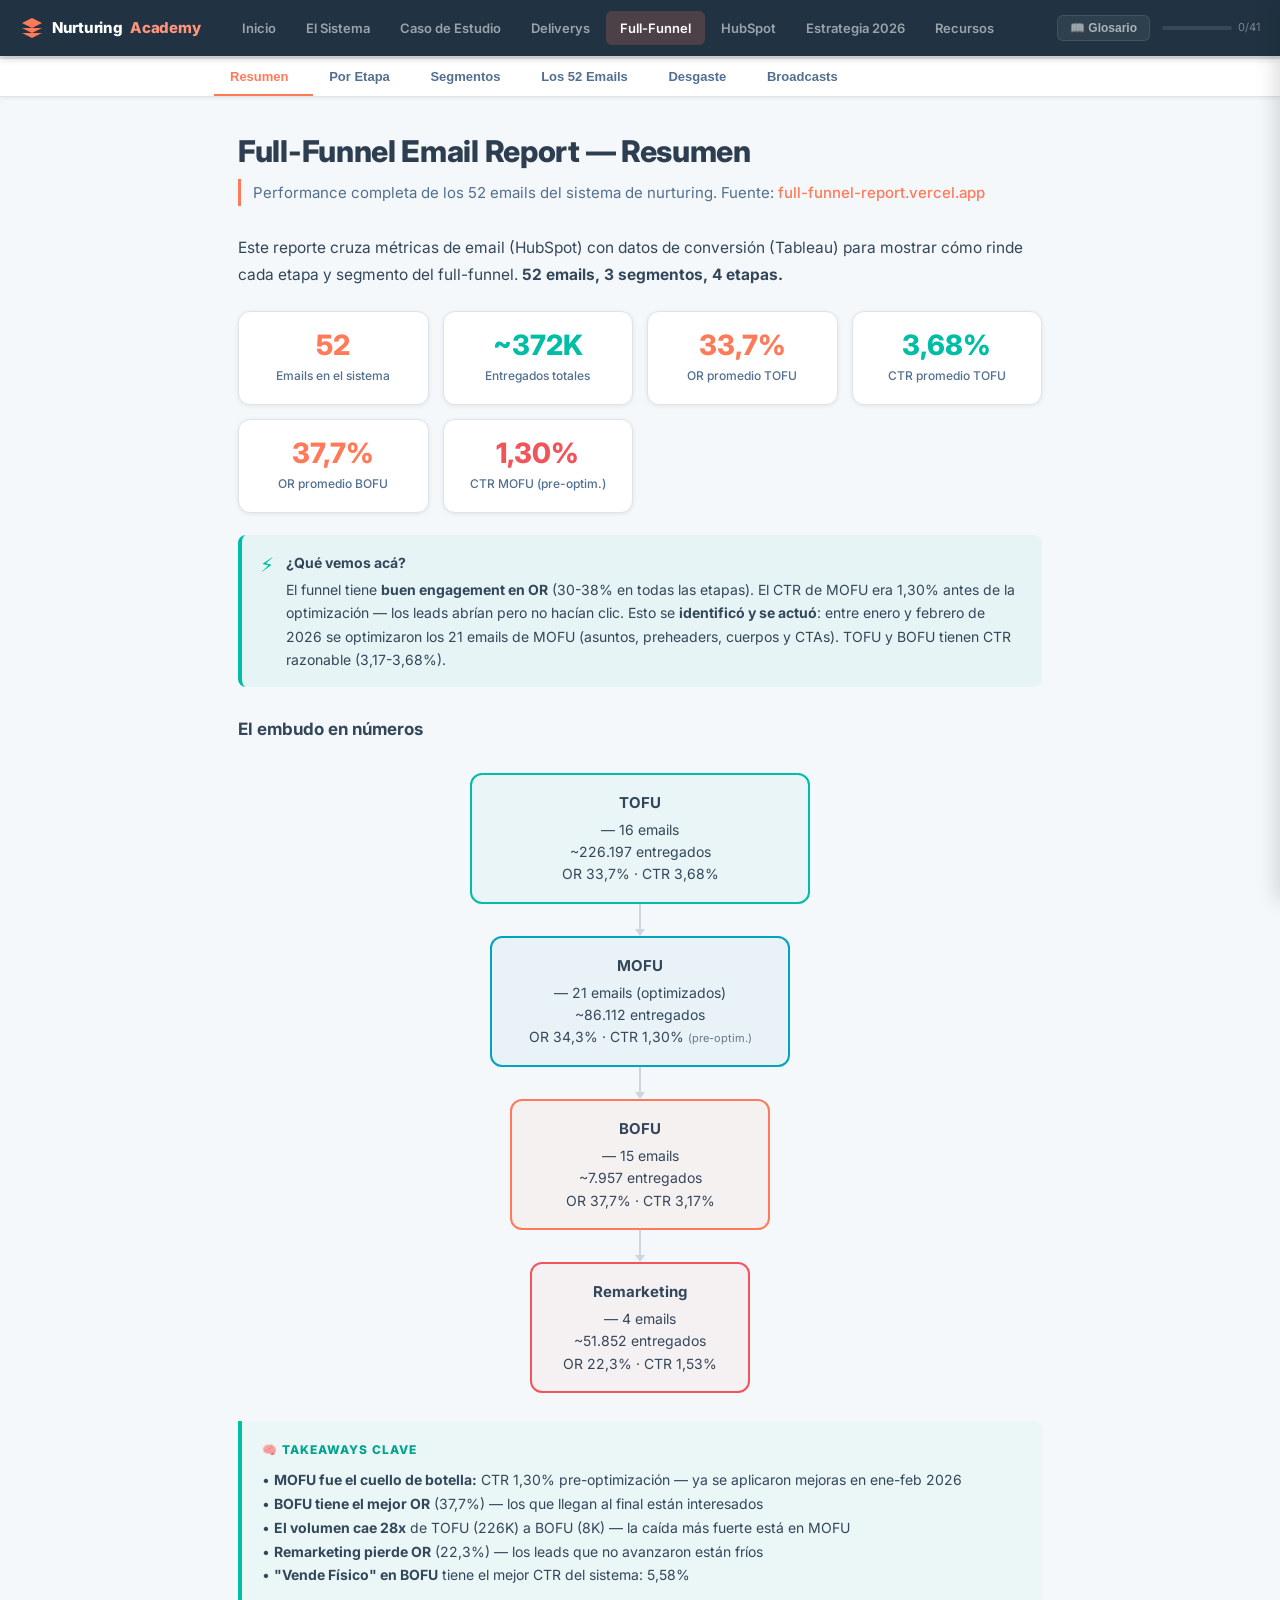
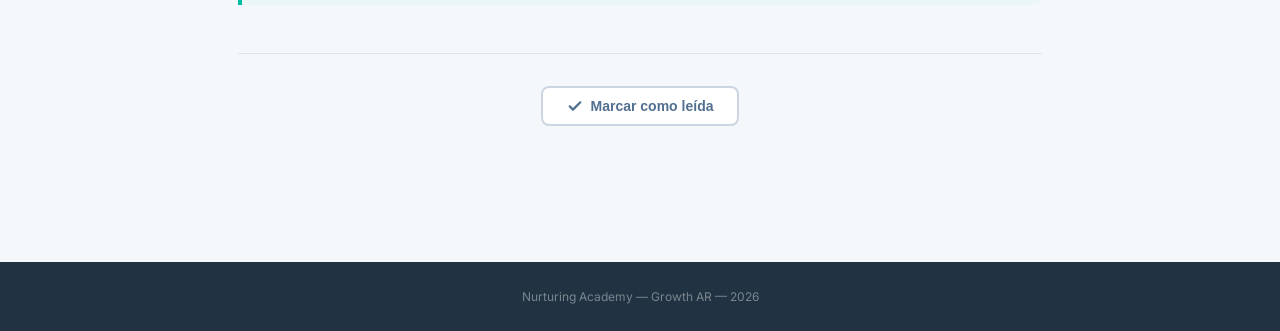
<file: full-funnel.html>
<!DOCTYPE html>
<html lang="es">
<head>
<meta charset="UTF-8">
<meta name="viewport" content="width=device-width,initial-scale=1.0">
<title>Full-Funnel Report — Nurturing Academy</title>
<link href="https://fonts.googleapis.com/css2?family=Inter:wght@400;500;600;700;800&display=swap" rel="stylesheet">
<link rel="stylesheet" href="style.css">
</head>
<body>

<!-- HEADER -->
<header class="app-header">
  <div class="header-logo">
    <svg viewBox="0 0 24 24"><path d="M12 2L2 7l10 5 10-5-10-5zM2 17l10 5 10-5M2 12l10 5 10-5"/></svg>
    Nurturing <span>Academy</span>
  </div>
  <nav class="header-tabs">
    <a href="index.html" class="header-tab">Inicio</a>
    <a href="sistema.html" class="header-tab">El Sistema</a>
    <a href="analisis.html" class="header-tab">Caso de Estudio</a>
    <a href="deliverys.html" class="header-tab">Deliverys</a>
    <a href="full-funnel.html" class="header-tab active" data-page="full-funnel">Full-Funnel</a>
    <a href="herramientas.html" class="header-tab">HubSpot</a>
    <a href="estrategia.html" class="header-tab">Estrategia 2026</a>
    <a href="recursos.html" class="header-tab">Recursos</a>
  </nav>
  <div class="header-right">
    <button class="glos-trigger" id="glos-btn">📖 Glosario</button>
    <div class="progress-mini"><div class="progress-mini-bar"><div class="progress-mini-fill" style="width:0%"></div></div><span class="progress-text">0/38</span></div>
  </div>
</header>
<div class="progress-strip"><div class="progress-strip-fill" style="width:0%"></div></div>

<main class="app-main">
<div class="page active" data-page="full-funnel">

  <div class="sub-tabs-wrap">
    <div class="sub-tabs">
      <button class="sub-tab active" data-sub="ff-resumen">Resumen <span class="check-icon"></span></button>
      <button class="sub-tab" data-sub="ff-etapas">Por Etapa <span class="check-icon"></span></button>
      <button class="sub-tab" data-sub="ff-segmentos">Segmentos <span class="check-icon"></span></button>
      <button class="sub-tab" data-sub="ff-emails">Los 52 Emails <span class="check-icon"></span></button>
      <button class="sub-tab" data-sub="ff-desgaste">Desgaste <span class="check-icon"></span></button>
      <button class="sub-tab" data-sub="ff-broadcasts">Broadcasts <span class="check-icon"></span></button>
    </div>
  </div>

  <!-- ─── Resumen ─── -->
  <div class="sub-page active" data-sub="ff-resumen">
    <div class="content-wrap">
      <div class="article">
        <h1>Full-Funnel Email Report — Resumen</h1>
        <p class="subtitle">Performance completa de los 52 emails del sistema de nurturing. Fuente: <a href="https://full-funnel-report.vercel.app/" target="_blank" rel="noopener">full-funnel-report.vercel.app</a></p>

        <p>Este reporte cruza métricas de email (HubSpot) con datos de conversión (Tableau) para mostrar cómo rinde cada etapa y segmento del full-funnel. <strong>52 emails, 3 segmentos, 4 etapas.</strong></p>

        <div class="stat-grid">
          <div class="stat-card"><div class="stat-value coral">52</div><div class="stat-label">Emails en el sistema</div></div>
          <div class="stat-card"><div class="stat-value teal">~372K</div><div class="stat-label">Entregados totales</div></div>
          <div class="stat-card"><div class="stat-value coral">33,7%</div><div class="stat-label">OR promedio TOFU</div></div>
          <div class="stat-card"><div class="stat-value teal">3,68%</div><div class="stat-label">CTR promedio TOFU</div></div>
          <div class="stat-card"><div class="stat-value coral">37,7%</div><div class="stat-label">OR promedio BOFU</div></div>
          <div class="stat-card"><div class="stat-value danger">1,30%</div><div class="stat-label">CTR MOFU (pre-optim.)</div></div>
        </div>

        <div class="callout callout-insight">
          <div class="callout-icon">⚡</div>
          <div class="callout-body">
            <strong>¿Qué vemos acá?</strong>
            <p>El funnel tiene <strong>buen engagement en OR</strong> (30-38% en todas las etapas). El CTR de MOFU era 1,30% antes de la optimización — los leads abrían pero no hacían clic. Esto se <strong>identificó y se actuó</strong>: entre enero y febrero de 2026 se optimizaron los 21 emails de MOFU (asuntos, preheaders, cuerpos y CTAs). TOFU y BOFU tienen CTR razonable (3,17-3,68%).</p>
          </div>
        </div>

        <h3>El embudo en números</h3>
        <div class="flow-diagram">
          <div class="flow-row"><div class="flow-box flow-tofu" style="max-width:340px"><strong>TOFU</strong> — 16 emails<br>~226.197 entregados<br>OR 33,7% · CTR 3,68%</div></div>
          <div class="flow-arrow"></div>
          <div class="flow-row"><div class="flow-box flow-mofu" style="max-width:300px"><strong>MOFU</strong> — 21 emails (optimizados)<br>~86.112 entregados<br>OR 34,3% · CTR 1,30% <span style="font-size:11px;opacity:.7">(pre-optim.)</span></div></div>
          <div class="flow-arrow"></div>
          <div class="flow-row"><div class="flow-box flow-bofu" style="max-width:260px"><strong>BOFU</strong> — 15 emails<br>~7.957 entregados<br>OR 37,7% · CTR 3,17%</div></div>
          <div class="flow-arrow"></div>
          <div class="flow-row"><div class="flow-box flow-remark" style="max-width:220px"><strong>Remarketing</strong> — 4 emails<br>~51.852 entregados<br>OR 22,3% · CTR 1,53%</div></div>
        </div>

        <div class="callout-strategy">
          <div class="cs-title">🧠 Takeaways clave</div>
          <p>• <strong>MOFU fue el cuello de botella:</strong> CTR 1,30% pre-optimización — ya se aplicaron mejoras en ene-feb 2026<br>
          • <strong>BOFU tiene el mejor OR</strong> (37,7%) — los que llegan al final están interesados<br>
          • <strong>El volumen cae 28x</strong> de TOFU (226K) a BOFU (8K) — la caída más fuerte está en MOFU<br>
          • <strong>Remarketing pierde OR</strong> (22,3%) — los leads que no avanzaron están fríos<br>
          • <strong>"Vende Físico" en BOFU</strong> tiene el mejor CTR del sistema: 5,58%</p>
        </div>
      </div>

      <div class="mark-read-wrap">
        <button class="mark-read-btn" data-section="ff-resumen" onclick="markAsRead('ff-resumen')">
          <svg width="16" height="16" viewBox="0 0 16 16" fill="none"><path d="M13.3 4.3L6 11.6L2.7 8.3" stroke="currentColor" stroke-width="2.2" stroke-linecap="round" stroke-linejoin="round"/></svg>
          <span>Marcar como leída</span>
        </button>
      </div>
    </div>
  </div>

  <!-- ─── Por Etapa ─── -->
  <div class="sub-page" data-sub="ff-etapas">
    <div class="content-wrap">
      <div class="article">
        <h1>Métricas por Etapa del Funnel</h1>
        <p class="subtitle">OR, CTR y volumen de entregados desglosados por TOFU, MOFU, BOFU y Remarketing.</p>

        <h3>Open Rate (OR) por Etapa</h3>
        <table class="data-table">
          <thead><tr><th>Etapa</th><th>OR Promedio</th><th>Emails</th><th>Evaluación</th></tr></thead>
          <tbody>
            <tr><td>TOFU</td><td>33,72%</td><td>16</td><td>Bueno — consistente</td></tr>
            <tr><td>MOFU</td><td>34,28%</td><td>21</td><td>Bueno — abren pero no clickean</td></tr>
            <tr style="background:rgba(0,189,165,.08)"><td>BOFU</td><td><strong>37,69%</strong></td><td>15</td><td>El mejor OR del funnel</td></tr>
            <tr style="background:rgba(242,84,91,.06)"><td>Remarketing</td><td>22,33%</td><td>4</td><td>Bajo — leads fríos</td></tr>
          </tbody>
        </table>

        <h3>Click-Through Rate (CTR) por Etapa</h3>
        <table class="data-table">
          <thead><tr><th>Etapa</th><th>CTR Promedio</th><th>Evaluación</th></tr></thead>
          <tbody>
            <tr style="background:rgba(0,189,165,.08)"><td>TOFU</td><td><strong>3,68%</strong></td><td>El mejor CTR del funnel</td></tr>
            <tr style="background:rgba(242,84,91,.08)"><td>MOFU</td><td><strong>1,30%</strong></td><td>Optimizado ene-feb 2026</td></tr>
            <tr><td>BOFU</td><td>3,17%</td><td>Buen CTR, bajo volumen</td></tr>
            <tr><td>Remarketing</td><td>1,53%</td><td>Bajo pero esperable</td></tr>
          </tbody>
        </table>

        <h3>Volumen de Entregados</h3>
        <table class="data-table">
          <thead><tr><th>Etapa</th><th>No venden</th><th>Vende Online</th><th>Vende Físico</th><th>Total</th></tr></thead>
          <tbody>
            <tr><td>TOFU</td><td>151.873</td><td>61.309</td><td>13.015</td><td><strong>~226.197</strong></td></tr>
            <tr><td>MOFU</td><td>55.211</td><td>27.345</td><td>3.556</td><td><strong>~86.112</strong></td></tr>
            <tr><td>BOFU</td><td>3.662</td><td>3.700</td><td>595</td><td><strong>~7.957</strong></td></tr>
            <tr><td>Remarketing</td><td colspan="3" style="text-align:center">Sin segmentar</td><td><strong>~51.852</strong></td></tr>
          </tbody>
        </table>

        <div class="callout-editorial">
          <div class="ce-title">✏️ ¿Qué leer acá?</div>
          <p><strong>La caída de volumen:</strong> De TOFU a MOFU se pierden ~140K leads (62%). De MOFU a BOFU se pierden ~78K (91%). Solo el <strong>3,5%</strong> de los leads que entran a TOFU llegan a BOFU. Esto es esperable en un full-funnel. El CTR de MOFU pre-optimización (1,30%) indicaba que muchos leads se estancaban; por eso <strong>se optimizaron los 21 emails</strong> entre enero y febrero de 2026.</p>
          <p><strong>BOFU equilibra segmentos:</strong> A diferencia de TOFU y MOFU donde "No venden" domina en volumen, en BOFU el segmento "Vende Online" tiene casi el mismo volumen (3.700 vs 3.662). Los que ya venden online llegan más al final del funnel.</p>
        </div>
      </div>

      <div class="mark-read-wrap">
        <button class="mark-read-btn" data-section="ff-etapas" onclick="markAsRead('ff-etapas')">
          <svg width="16" height="16" viewBox="0 0 16 16" fill="none"><path d="M13.3 4.3L6 11.6L2.7 8.3" stroke="currentColor" stroke-width="2.2" stroke-linecap="round" stroke-linejoin="round"/></svg>
          <span>Marcar como leída</span>
        </button>
      </div>
    </div>
  </div>

  <!-- ─── Segmentos ─── -->
  <div class="sub-page" data-sub="ff-segmentos">
    <div class="content-wrap">
      <div class="article">
        <h1>Análisis por Segmento</h1>
        <p class="subtitle">Comparativa de cómo rinden los 3 segmentos (No venden, Vende Online, Vende Físico) en cada etapa.</p>

        <h3>Heatmap: OR por Etapa y Segmento</h3>
        <table class="data-table">
          <thead><tr><th>Etapa</th><th>No venden / No se sabe</th><th>Vende Online</th><th>Vende Físico</th></tr></thead>
          <tbody>
            <tr><td>TOFU</td><td>33,02%</td><td>33,86%</td><td>34,28%</td></tr>
            <tr><td>MOFU</td><td>31,27%</td><td>35,16%</td><td>37,25%</td></tr>
            <tr><td>BOFU</td><td>32,29%</td><td style="background:rgba(0,189,165,.15)"><strong>42,23%</strong></td><td>38,54%</td></tr>
            <tr><td>Remarketing</td><td>22,33%</td><td colspan="2" style="text-align:center;color:var(--text3)">Sin segmentar</td></tr>
          </tbody>
        </table>

        <div class="callout callout-insight">
          <div class="callout-icon">💡</div>
          <div class="callout-body">
            <strong>Insight de OR</strong>
            <p><strong>"Vende Online" domina en BOFU</strong> con 42,23% de OR — 10 puntos más que "No venden" (32,29%). Los que ya tienen experiencia vendiendo online están más comprometidos al final del funnel. Esto confirma que <strong>segmentar por canal de venta es clave</strong>.</p>
          </div>
        </div>

        <h3>Heatmap: CTR por Etapa y Segmento</h3>
        <table class="data-table">
          <thead><tr><th>Etapa</th><th>No venden / No se sabe</th><th>Vende Online</th><th>Vende Físico</th></tr></thead>
          <tbody>
            <tr><td>TOFU</td><td>2,93%</td><td style="background:rgba(0,189,165,.15)"><strong>4,58%</strong></td><td>3,54%</td></tr>
            <tr><td>MOFU</td><td style="background:rgba(242,84,91,.08)">0,95%</td><td>1,59%</td><td>1,40%</td></tr>
            <tr><td>BOFU</td><td>2,29%</td><td>1,65%</td><td style="background:rgba(0,189,165,.15)"><strong>5,58%</strong></td></tr>
            <tr><td>Remarketing</td><td>1,53%</td><td colspan="2" style="text-align:center;color:var(--text3)">Sin segmentar</td></tr>
          </tbody>
        </table>

        <div class="callout-strategy">
          <div class="cs-title">🧠 ¿Qué significa esto?</div>
          <p><strong>Cada segmento brilla en una etapa diferente:</strong></p>
          <ul>
            <li><strong>"Vende Online"</strong> lidera en TOFU (4,58% CTR) — el contenido de exploración les interesa</li>
            <li><strong>"Vende Físico"</strong> lidera en BOFU (5,58% CTR) — cuando llegan al final, actúan. Pero son <strong>solo 595 entregados</strong>, el volumen más bajo del funnel</li>
            <li><strong>"No venden"</strong> tiene el peor rendimiento consistente — necesitan un approach diferente</li>
          </ul>
          <p>El MOFU de "No venden" tenía <strong>0,95% CTR</strong> sobre 55.211 entregados (pre-optimización). Se reescribieron los 7 emails del segmento con foco en beneficios concretos y personalización.</p>
        </div>

        <div class="before-after">
          <div class="ba-cols">
            <div class="ba-before">
              <div class="ba-subject">Mayor volumen</div>
              <div class="ba-result">"No venden" — 210K+ entregados</div>
              <p>Dominan el funnel en cantidad, pero tienen el CTR más bajo en todas las etapas. Son la mayoría pero los más difíciles de convertir.</p>
            </div>
            <div class="ba-after">
              <div class="ba-subject">Mayor eficiencia</div>
              <div class="ba-result">"Vende Físico" BOFU — 5,58% CTR</div>
              <p>Volumen mínimo (595 entregados) pero máxima acción. Si pudiéramos meter más leads de tienda física al BOFU, el impacto sería enorme.</p>
            </div>
          </div>
        </div>
      </div>

      <div class="mark-read-wrap">
        <button class="mark-read-btn" data-section="ff-segmentos" onclick="markAsRead('ff-segmentos')">
          <svg width="16" height="16" viewBox="0 0 16 16" fill="none"><path d="M13.3 4.3L6 11.6L2.7 8.3" stroke="currentColor" stroke-width="2.2" stroke-linecap="round" stroke-linejoin="round"/></svg>
          <span>Marcar como leída</span>
        </button>
      </div>
    </div>
  </div>

  <!-- ─── Los 52 Emails ─── -->
  <div class="sub-page" data-sub="ff-emails">
    <div class="content-wrap">
      <div class="article">
        <h1>Detalle de los 52 Emails</h1>
        <p class="subtitle">Performance individual de cada email del full-funnel, organizado por etapa. Fuente: HubSpot.</p>

        <div class="accordion">

          <!-- TOFU -->
          <div class="accordion-item open">
            <button class="accordion-trigger">TOFU — 12 emails (16 contando variantes) <span class="arrow">▼</span></button>
            <div class="accordion-body"><div class="accordion-body-inner">
              <p style="margin-bottom:12px"><strong>OR promedio:</strong> 33,72% · <strong>CTR promedio:</strong> 3,68% · <strong>Entregados:</strong> ~226.197</p>
              <h4>Segmento: No venden / No se sabe</h4>
              <table class="data-table" style="font-size:13px">
                <thead><tr><th>#</th><th>Asunto</th><th>Entreg.</th><th>OR%</th><th>CTR%</th></tr></thead>
                <tbody>
                  <tr style="background:rgba(0,189,165,.06)"><td>1/4</td><td>Guía GRATIS: emprendé tu negocio online sin enloquecer 🤯</td><td>38.722</td><td>34,24%</td><td><strong>5,35%</strong></td></tr>
                  <tr><td>2/4</td><td>Emprendé a tu manera: 5 modelos de e-commerce para elegir</td><td>38.918</td><td>31,15%</td><td>2,88%</td></tr>
                  <tr><td>3/4</td><td>E-commerce en Argentina: ¡una oportunidad para vos! 🚀</td><td>37.436</td><td>31,63%</td><td>1,88%</td></tr>
                  <tr><td>4/4</td><td>4 estrategias clave para generar visitas a tu tienda</td><td>35.797</td><td>35,04%</td><td>1,60%</td></tr>
                </tbody>
              </table>
              <h4>Segmento: Vende Online</h4>
              <table class="data-table" style="font-size:13px">
                <thead><tr><th>#</th><th>Asunto</th><th>Entreg.</th><th>OR%</th><th>CTR%</th></tr></thead>
                <tbody>
                  <tr style="background:rgba(0,189,165,.06)"><td>1/4</td><td>El secreto 🤫 para vender mientras dormís</td><td>16.073</td><td>33,26%</td><td><strong>6,42%</strong></td></tr>
                  <tr><td>2/4</td><td>¿Tu negocio es realmente el que querés?</td><td>15.305</td><td>28,85%</td><td>4,33%</td></tr>
                  <tr><td>3/4</td><td>El e-commerce argentino creció un 79%. [Descargá la guía]</td><td>15.281</td><td>32,45%</td><td>4,98%</td></tr>
                  <tr><td>4/4</td><td>El secreto para vender más está en el tráfico</td><td>14.650</td><td>40,89%</td><td>2,60%</td></tr>
                </tbody>
              </table>
              <h4>Segmento: Vende Físico</h4>
              <table class="data-table" style="font-size:13px">
                <thead><tr><th>#</th><th>Asunto</th><th>Entreg.</th><th>OR%</th><th>CTR%</th></tr></thead>
                <tbody>
                  <tr style="background:rgba(0,189,165,.06)"><td>1/4</td><td>El secreto para vender a todo el país está acá</td><td>3.424</td><td>36,77%</td><td><strong>5,64%</strong></td></tr>
                  <tr><td>2/4</td><td>Nuestro CEO te cuenta cómo llevar tu negocio físico al mundo digital</td><td>3.219</td><td>29,89%</td><td>3,64%</td></tr>
                  <tr><td>3/4</td><td>El e-commerce argentino creció un 79%. [Descargá la guía]</td><td>3.247</td><td>32,25%</td><td>2,77%</td></tr>
                  <tr><td>4/4</td><td>El secreto para vender más allá de tu local 🤫</td><td>3.125</td><td>38,21%</td><td>2,09%</td></tr>
                </tbody>
              </table>
              <div class="callout-editorial" style="margin-top:12px">
                <div class="ce-title">✏️ Patrón</div>
                <p>En los 3 segmentos, el <strong>email 1/4 tiene el mejor CTR</strong> (5-6%). A partir del 2do email cae. El primer contacto es el más valioso — hay que maximizar la acción ahí.</p>
              </div>
            </div></div>
          </div>

          <!-- MOFU -->
          <div class="accordion-item">
            <button class="accordion-trigger">MOFU — 21 emails (optimizados ene-feb 2026) <span class="arrow">▼</span></button>
            <div class="accordion-body"><div class="accordion-body-inner">
              <p style="margin-bottom:12px"><strong>OR promedio:</strong> 34,28% · <strong>CTR promedio:</strong> 1,30% · <strong>Entregados:</strong> ~86.112</p>
              <div class="callout-strategy" style="margin-bottom:16px">
                <div class="cs-title">🔄 Optimizaciones aplicadas</div>
                <p>Los 21 emails de MOFU fueron <strong>optimizados entre enero y febrero de 2026</strong>. Se cambiaron asuntos, preheaders, estructura del cuerpo y CTAs según el diagnóstico previo. Los asuntos mostrados a continuación son las <strong>versiones actualizadas</strong>. Las métricas aún reflejan el acumulado pre-optimización; se espera mejora progresiva.</p>
              </div>
              <h4>Segmento: No venden / No se sabe</h4>
              <table class="data-table" style="font-size:13px">
                <thead><tr><th>#</th><th>Asunto</th><th>Entreg.</th><th>OR%</th><th>CTR%</th></tr></thead>
                <tbody>
                  <tr><td>1/7</td><td>Hacé tus envíos más fáciles y rápidos: 4 pasos para lograrlo</td><td>10.094</td><td>42,54%</td><td>0,93%</td></tr>
                  <tr><td>2/7</td><td>💸 Olvidate de perder ventas</td><td>9.753</td><td>19,06%</td><td>1,40%</td></tr>
                  <tr style="background:rgba(0,189,165,.06)"><td>3/7</td><td>[Nombre], tenés Pago Nube esperando en tu tienda</td><td>9.220</td><td><strong>46,84%</strong></td><td>1,16%</td></tr>
                  <tr><td>4/7</td><td>[Nombre], ¡diseñá tu tienda online sin ser experto!</td><td>3.054</td><td>34,68%</td><td>1,13%</td></tr>
                  <tr><td>5/7</td><td>[Nombre/¡Ey!], ¿te viene bien un empleado extra (gratis)?</td><td>8.797</td><td>34,01%</td><td>0,47%</td></tr>
                  <tr><td>6/7</td><td>Elegí cómo va a crecer tu negocio</td><td>7.176</td><td>14,40%</td><td>0,97%</td></tr>
                  <tr><td>7/7</td><td>[Nombre/Eu], ¿querés que tu trabajo sea más fácil?</td><td>7.113</td><td>27,36%</td><td>0,57%</td></tr>
                </tbody>
              </table>
              <h4>Segmento: Vende Online</h4>
              <table class="data-table" style="font-size:13px">
                <thead><tr><th>#</th><th>Asunto</th><th>Entreg.</th><th>OR%</th><th>CTR%</th></tr></thead>
                <tbody>
                  <tr><td>1/7</td><td>[Nombre], reducí tus costos de envío hasta un 20%</td><td>4.048</td><td>40,37%</td><td>1,04%</td></tr>
                  <tr><td>2/7</td><td>Olvidate de perder ventas, [Nombre]</td><td>4.092</td><td>24,24%</td><td>2,02%</td></tr>
                  <tr><td>3/7</td><td>El checkout acelerado de Pago Nube te ayuda a ganar</td><td>3.716</td><td>40,96%</td><td>1,84%</td></tr>
                  <tr><td>4/7</td><td>✨ El diseño de tu tienda, sin complicaciones técnicas</td><td>4.395</td><td>37,84%</td><td>1,44%</td></tr>
                  <tr><td>5/7</td><td>Trabajá menos, vendé más</td><td>3.894</td><td>36,44%</td><td>0,56%</td></tr>
                  <tr style="background:rgba(0,189,165,.06)"><td>6/7</td><td>Tienda online lista en minutos: 7 días gratis para probar</td><td>3.383</td><td>37,01%</td><td><strong>3,27%</strong></td></tr>
                  <tr><td>7/7</td><td>Llegó tu equipo ideal, [Nombre] 🚀</td><td>3.817</td><td>29,26%</td><td>0,98%</td></tr>
                </tbody>
              </table>
              <h4>Segmento: Vende Físico</h4>
              <table class="data-table" style="font-size:13px">
                <thead><tr><th>#</th><th>Asunto</th><th>Entreg.</th><th>OR%</th><th>CTR%</th></tr></thead>
                <tbody>
                  <tr><td>1/7</td><td>[Nombre], vendé aun con tu tienda cerrada</td><td>743</td><td>37,28%</td><td>2,89%</td></tr>
                  <tr><td>2/7</td><td>¿Y si no perdés más clientes, [Nombre]?</td><td>748</td><td>37,43%</td><td>1,07%</td></tr>
                  <tr><td>3/7</td><td>[Nombre], vendé hasta un 8% más</td><td>734</td><td>43,05%</td><td>1,27%</td></tr>
                  <tr><td>4/7</td><td>Tu tienda online, lista en minutos</td><td>—</td><td>—</td><td>—</td></tr>
                  <tr><td>5/7</td><td>La ayuda extra que tu local necesita</td><td>718</td><td>34,54%</td><td>0,81%</td></tr>
                  <tr><td>6/7</td><td>Tu marca, de un local al mundo. ¡Gratis! 🙌</td><td>613</td><td>33,93%</td><td>0,96%</td></tr>
                  <tr><td>7/7</td><td>¿Caos en la gestión de tu local? Centralizá todo acá</td><td>—</td><td>—</td><td>—</td></tr>
                </tbody>
              </table>
              <div class="callout callout-insight" style="margin-top:12px">
                <div class="callout-icon">🔄</div>
                <div class="callout-body">
                  <strong>Diagnóstico previo y acciones tomadas</strong>
                  <p>El análisis pre-optimización detectó que los asuntos eran demasiado product-focused ("Pago Nube", "checkout acelerado", "IA") sin conectar con un problema del lead. El CTR promedio era 1,30%: los leads abrían pero no accionaban.</p>
                  <p style="margin-top:6px"><strong>¿Qué se hizo?</strong> Se reescribieron asuntos, preheaders, cuerpos y CTAs con foco en: apelar a beneficios concretos en vez de features, usar personalización con [Nombre], plantear problema → solución, y reforzar CTAs con valor claro. Ejemplo: <em>"[Nombre], ¡acelerá tu negocio con la IA!"</em> pasó a <em>"¿Te viene bien un empleado extra (gratis)?"</em>.</p>
                  <p style="margin-top:6px">Las métricas mostradas son el <strong>acumulado previo</strong>. Se espera mejora progresiva a medida que los nuevos emails acumulen envíos.</p>
                </div>
              </div>
            </div></div>
          </div>

          <!-- BOFU -->
          <div class="accordion-item">
            <button class="accordion-trigger">BOFU — 15 emails <span class="arrow">▼</span></button>
            <div class="accordion-body"><div class="accordion-body-inner">
              <p style="margin-bottom:12px"><strong>OR promedio:</strong> 37,69% · <strong>CTR promedio:</strong> 3,17% · <strong>Entregados:</strong> ~7.957</p>
              <h4>Segmento: No venden / No se sabe</h4>
              <table class="data-table" style="font-size:13px">
                <thead><tr><th>#</th><th>Asunto</th><th>Entreg.</th><th>OR%</th><th>CTR%</th></tr></thead>
                <tbody>
                  <tr style="background:rgba(0,189,165,.06)"><td>1/5</td><td>🚀 ¡Tu tienda online, sin costo por transacción!</td><td>853</td><td>41,38%</td><td><strong>3,68%</strong></td></tr>
                  <tr style="background:rgba(242,84,91,.06)"><td>2/5</td><td>Tu tienda online, 100% gratis y sin complicaciones ✨</td><td>829</td><td>37,64%</td><td><strong>0,32%</strong></td></tr>
                  <tr><td>3/5</td><td>De las ferias al éxito online: la historia de RUD Shoes</td><td>816</td><td>37,50%</td><td>2,61%</td></tr>
                  <tr><td>4/5</td><td>Personalizá tu tienda online como un experto</td><td>770</td><td>19,09%</td><td>2,04%</td></tr>
                  <tr><td>5/5</td><td>Tu tienda online gratis te espera 🚀 ¿Empezamos?</td><td>1.394</td><td>25,82%</td><td>2,78%</td></tr>
                </tbody>
              </table>
              <h4>Segmento: Vende Online</h4>
              <table class="data-table" style="font-size:13px">
                <thead><tr><th>#</th><th>Asunto</th><th>Entreg.</th><th>OR%</th><th>CTR%</th></tr></thead>
                <tbody>
                  <tr style="background:rgba(0,189,165,.06)"><td>1/5</td><td>Aumentá tus ventas integrando tus canales</td><td>771</td><td><strong>45,40%</strong></td><td>2,29%</td></tr>
                  <tr><td>2/5</td><td>Centralizá tus ventas y evitá errores de stock 📦</td><td>764</td><td>37,83%</td><td>2,08%</td></tr>
                  <tr><td>3/5</td><td>De juegos de cartas a 16 países con Tiendanube 🚀</td><td>748</td><td>42,38%</td><td>1,58%</td></tr>
                  <tr><td>4/5</td><td>Creá tu tienda online y uní tu pasión a +170K marcas 🚀</td><td>718</td><td>41,92%</td><td>1,99%</td></tr>
                  <tr style="background:rgba(242,84,91,.06)"><td>5/5</td><td>¡Tomá el control de tu negocio! 📈</td><td>699</td><td>43,63%</td><td><strong>0,33%</strong></td></tr>
                </tbody>
              </table>
              <h4>Segmento: Vende Físico</h4>
              <table class="data-table" style="font-size:13px">
                <thead><tr><th>#</th><th>Asunto</th><th>Entreg.</th><th>OR%</th><th>CTR%</th></tr></thead>
                <tbody>
                  <tr style="background:rgba(0,189,165,.06)"><td>1/5</td><td>Gestioná stock, envíos y ventas en un solo lugar</td><td>121</td><td>38,84%</td><td><strong>8,51%</strong></td></tr>
                  <tr><td>2/5</td><td>Vendé en tu local, online, y marketplaces con un clic 😉</td><td>123</td><td>37,40%</td><td>0,00%</td></tr>
                  <tr style="background:rgba(0,189,165,.15)"><td>3/5</td><td>De las redes a facturar en 3 días lo de un mes 📈</td><td>121</td><td>38,84%</td><td><strong>10,64%</strong></td></tr>
                  <tr><td>4/5</td><td>La gestión de tu stock nunca fue tan simple 🙌</td><td>119</td><td>35,29%</td><td>2,38%</td></tr>
                  <tr><td>5/5</td><td>El catálogo de tu local, ahora 100% online y organizado</td><td>111</td><td>42,34%</td><td>6,38%</td></tr>
                </tbody>
              </table>
              <div class="callout-strategy" style="margin-top:12px">
                <div class="cs-title">🧠 Hallazgo destacado</div>
                <p><strong>BOFU Vende Físico 3/5</strong> tiene el <strong>mejor CTR de todo el funnel: 10,64%</strong>. El asunto "De las redes a facturar en 3 días lo de un mes" es un caso de éxito con resultado concreto. Pero solo 121 entregados. Este email es candidato a ampliarse o adaptarse a otros segmentos.</p>
                <p>Patrón opuesto: los emails 2/5 y 5/5 de "Vende Online" tienen excelente OR (37-43%) pero CTR de <strong>0,32-0,33%</strong>. Los abren y no clickean — problema de CTA o contenido.</p>
              </div>
            </div></div>
          </div>

          <!-- Remarketing -->
          <div class="accordion-item">
            <button class="accordion-trigger">Remarketing — 4 emails <span class="arrow">▼</span></button>
            <div class="accordion-body"><div class="accordion-body-inner">
              <p style="margin-bottom:12px"><strong>OR promedio:</strong> 22,33% · <strong>CTR promedio:</strong> 1,53% · <strong>Entregados:</strong> ~51.852</p>
              <table class="data-table" style="font-size:13px">
                <thead><tr><th>#</th><th>Asunto</th><th>Entregados</th><th>OR%</th><th>CTR%</th></tr></thead>
                <tbody>
                  <tr style="background:rgba(0,189,165,.06)"><td>1/4</td><td>Este -25% es el empujón que necesitabas 💙</td><td>17.289</td><td>20,46%</td><td><strong>2,60%</strong></td></tr>
                  <tr><td>2/4</td><td>Tu tienda online puede verse así de profesional 😍</td><td>9.448</td><td><strong>35,18%</strong></td><td>1,44%</td></tr>
                  <tr><td>3/4</td><td>⏰ Todavía estás a tiempo de recuperar esas ventas</td><td>9.007</td><td>16,94%</td><td>0,92%</td></tr>
                  <tr style="background:rgba(242,84,91,.06)"><td>4/4</td><td>¿Y si tu tienda online empezara hoy? ✨</td><td>16.108</td><td>16,75%</td><td>1,15%</td></tr>
                </tbody>
              </table>
              <div class="callout-editorial" style="margin-top:12px">
                <div class="ce-title">✏️ Para pensar</div>
                <p>El remarketing no está segmentado por canal de venta. El email 1/4 con descuento del 25% tiene el mejor CTR (2,60%) pero OR bajo (20,46%). El 2/4 tiene el mejor OR (35,18%) pero CTR bajo (1,44%). <strong>¿Qué pasaría si combináramos el mejor asunto con el mejor CTA?</strong></p>
              </div>
            </div></div>
          </div>

        </div>
      </div>

      <div class="mark-read-wrap">
        <button class="mark-read-btn" data-section="ff-emails" onclick="markAsRead('ff-emails')">
          <svg width="16" height="16" viewBox="0 0 16 16" fill="none"><path d="M13.3 4.3L6 11.6L2.7 8.3" stroke="currentColor" stroke-width="2.2" stroke-linecap="round" stroke-linejoin="round"/></svg>
          <span>Marcar como leída</span>
        </button>
      </div>
    </div>
  </div>

  <!-- ─── Desgaste ─── -->
  <div class="sub-page" data-sub="ff-desgaste">
    <div class="content-wrap">
      <div class="article">
        <h1>Desgaste del Funnel</h1>
        <p class="subtitle">Cómo cambia el engagement a medida que avanzamos en la secuencia de emails.</p>

        <p>El "desgaste" mide si los leads pierden interés a medida que reciben más emails de una misma etapa. Si el CTR cae mucho del email 1 al 4 (o al 7 en MOFU), hay un problema de fatiga o contenido.</p>

        <h3>TOFU — CTR por posición en la secuencia</h3>
        <table class="data-table">
          <thead><tr><th>Email</th><th>No venden</th><th>Vende Online</th><th>Vende Físico</th></tr></thead>
          <tbody>
            <tr style="background:rgba(0,189,165,.06)"><td>1/4</td><td><strong>5,35%</strong></td><td><strong>6,42%</strong></td><td><strong>5,64%</strong></td></tr>
            <tr><td>2/4</td><td>2,88%</td><td>4,33%</td><td>3,64%</td></tr>
            <tr><td>3/4</td><td>1,88%</td><td>4,98%</td><td>2,77%</td></tr>
            <tr><td>4/4</td><td>1,60%</td><td>2,60%</td><td>2,09%</td></tr>
          </tbody>
        </table>

        <div class="callout callout-insight">
          <div class="callout-icon">📉</div>
          <div class="callout-body">
            <strong>Caída de CTR en TOFU</strong>
            <p><strong>"No venden":</strong> de 5,35% a 1,60% — pierde el 70% del CTR en 4 emails.<br>
            <strong>"Vende Online":</strong> de 6,42% a 2,60% — pierde el 59%.<br>
            <strong>"Vende Físico":</strong> de 5,64% a 2,09% — pierde el 63%.<br>
            El email 1 es <strong>3x más efectivo</strong> que el email 4 en promedio.</p>
          </div>
        </div>

        <h3>TOFU — OR por posición (no cae tanto)</h3>
        <table class="data-table">
          <thead><tr><th>Email</th><th>No venden</th><th>Vende Online</th><th>Vende Físico</th></tr></thead>
          <tbody>
            <tr><td>1/4</td><td>34,24%</td><td>33,26%</td><td>36,77%</td></tr>
            <tr><td>2/4</td><td>31,15%</td><td>28,85%</td><td>29,89%</td></tr>
            <tr><td>3/4</td><td>31,63%</td><td>32,45%</td><td>32,25%</td></tr>
            <tr><td>4/4</td><td>35,04%</td><td><strong>40,89%</strong></td><td>38,21%</td></tr>
          </tbody>
        </table>

        <div class="callout-strategy">
          <div class="cs-title">🧠 Insight: OR vs CTR</div>
          <p>El OR <strong>no cae</strong> — incluso sube en el email 4/4 (35-41%). Los leads <strong>siguen abriendo</strong>, pero <strong>dejan de clickear</strong>. Esto sugiere que:</p>
          <ul>
            <li>Los <strong>asuntos</strong> siguen siendo efectivos (buen OR)</li>
            <li>El <strong>contenido</strong> deja de ser relevante o el CTA no es lo suficientemente atractivo</li>
            <li>El lead ya vio la propuesta de valor en el email 1 y no encontró algo nuevo que le interese</li>
          </ul>
        </div>

        <h3>MOFU — Picos y valles (secuencia de 7 emails)</h3>
        <table class="data-table">
          <thead><tr><th>Email</th><th>No venden OR</th><th>No venden CTR</th><th>Vende Online OR</th><th>Vende Online CTR</th></tr></thead>
          <tbody>
            <tr><td>1/7</td><td>42,54%</td><td>0,93%</td><td>40,37%</td><td>1,04%</td></tr>
            <tr><td>2/7</td><td>19,06%</td><td>1,40%</td><td>24,24%</td><td>2,02%</td></tr>
            <tr style="background:rgba(0,189,165,.06)"><td>3/7</td><td><strong>46,84%</strong></td><td>1,16%</td><td><strong>40,96%</strong></td><td>1,84%</td></tr>
            <tr><td>4/7</td><td>34,68%</td><td>1,13%</td><td>37,84%</td><td>1,44%</td></tr>
            <tr><td>5/7</td><td>34,01%</td><td>0,47%</td><td>36,44%</td><td>0,56%</td></tr>
            <tr style="background:rgba(242,84,91,.06)"><td>6/7</td><td><strong>14,40%</strong></td><td>0,97%</td><td>37,01%</td><td><strong>3,27%</strong></td></tr>
            <tr><td>7/7</td><td>27,36%</td><td>0,57%</td><td>29,26%</td><td>0,98%</td></tr>
          </tbody>
        </table>

        <div class="callout-editorial">
          <div class="ce-title">✏️ Análisis MOFU (pre-optimización)</div>
          <p>Estos datos reflejan el estado <strong>antes</strong> de las optimizaciones de ene-feb 2026. El patrón era irregular:</p>
          <ul>
            <li><strong>Email 3/7</strong> tenía el pico de OR (46,84%) — personalizado con [Nombre], tema Pago Nube</li>
            <li><strong>Email 6/7 "No venden"</strong> caía a 14,40% OR — asunto demasiado comercial sin contexto. Se optimizó a "Elegí cómo va a crecer tu negocio"</li>
            <li><strong>Email 6/7 "Vende Online"</strong> era la excepción positiva: 3,27% CTR — CTA con "7 días gratis"</li>
            <li><strong>Emails 5-7</strong> mostraban fatiga severa. Se reescribieron asuntos, cuerpos y CTAs con enfoque problema → solución</li>
          </ul>
          <p><strong>Próximo paso:</strong> monitorear las métricas post-optimización para validar si los cambios mejoran el CTR en la segunda mitad de la secuencia.</p>
        </div>
      </div>

      <div class="mark-read-wrap">
        <button class="mark-read-btn" data-section="ff-desgaste" onclick="markAsRead('ff-desgaste')">
          <svg width="16" height="16" viewBox="0 0 16 16" fill="none"><path d="M13.3 4.3L6 11.6L2.7 8.3" stroke="currentColor" stroke-width="2.2" stroke-linecap="round" stroke-linejoin="round"/></svg>
          <span>Marcar como leída</span>
        </button>
      </div>
    </div>
  </div>

  <!-- ─── Broadcasts ─── -->
  <div class="sub-page" data-sub="ff-broadcasts">
    <div class="content-wrap">
      <div class="article">
        <h1>Broadcasts — Análisis Completo</h1>
        <p class="subtitle">Asuntos, preheaders, contenido y conversiones de los 31 broadcasts enviados entre enero y mayo 2025.</p>

        <div class="stat-grid">
          <div class="stat-card"><div class="stat-value coral">46</div><div class="stat-label">Broadcasts (ene-ago)</div></div>
          <div class="stat-card"><div class="stat-value teal">405</div><div class="stat-label">Trials (ene-may)</div></div>
          <div class="stat-card"><div class="stat-value coral">32</div><div class="stat-label">Payments (ene-may)</div></div>
          <div class="stat-card"><div class="stat-value teal">7,9%</div><div class="stat-label">Trial-to-Payment rate</div></div>
        </div>
        <p style="font-size:12px;color:var(--text3);margin-top:-12px;margin-bottom:16px">Datos de conversión (trials y payments) disponibles solo para ene-may 2025. Los broadcasts de jun-ago incluyen asuntos y contenido pero sin métricas de conversión.</p>

        <h3>Top 5 — Los broadcasts que mejor convirtieron</h3>
        <table class="data-table" style="font-size:13px">
          <thead><tr><th>Fecha</th><th>Asunto</th><th>Tema</th><th>Trials</th><th>Pay</th></tr></thead>
          <tbody>
            <tr style="background:rgba(0,189,165,.08)"><td>29/01</td><td>Quedate en casa… ¡Y vendé igual!</td><td>50 cosas para vender</td><td><strong>48</strong></td><td>2</td></tr>
            <tr style="background:rgba(0,189,165,.08)"><td>23/01</td><td>¿Podrías vender una sola lapicera?</td><td>Tips buen vendedor</td><td>37</td><td><strong>6</strong></td></tr>
            <tr style="background:rgba(0,189,165,.06)"><td>14/01</td><td>💫 Un regalo (y un aviso) de Reyes</td><td>Calendario 2025</td><td>35</td><td>1</td></tr>
            <tr style="background:rgba(0,189,165,.06)"><td>03/02</td><td>La calculadora con la que todos ganan 🔥</td><td>Herramienta gratis</td><td>29</td><td>2</td></tr>
            <tr style="background:rgba(0,189,165,.06)"><td>25/03</td><td>Los más buscados de la región</td><td>Productos en tendencia</td><td>23</td><td>3</td></tr>
          </tbody>
        </table>

        <div class="callout callout-insight" style="margin-top:12px">
          <div class="callout-icon">🔍</div>
          <div class="callout-body">
            <strong>¿Qué tienen en común los top 5?</strong>
            <p>Todos apelan a un <strong>problema o deseo concreto del lead</strong> (qué vender, cómo ser mejor vendedor, qué fechas aprovechar) y ofrecen un recurso útil. Ninguno menciona directamente "Tiendanube" en el asunto. El CTA a crear tienda está al final, después de aportar valor.</p>
          </div>
        </div>

        <h3>Detalle por mes</h3>
        <div class="accordion">

          <!-- Enero -->
          <div class="accordion-item open">
            <button class="accordion-trigger">Enero 2025 — 5 broadcasts · 154 trials · 11 payments <span class="arrow">▼</span></button>
            <div class="accordion-body"><div class="accordion-body-inner">
              <table class="data-table" style="font-size:12px">
                <thead><tr><th>Fecha</th><th>Asunto</th><th>Preheader</th><th>Base</th><th>T</th><th>P</th></tr></thead>
                <tbody>
                  <tr><td>14/01</td><td>💫 Un regalo (y un aviso) de Reyes</td><td>Aunque no hayas dejado pasto junto al arbolito, hay obsequio igual: ¡un calendario!</td><td>General</td><td>35</td><td>1</td></tr>
                  <tr><td>16/01</td><td>¡Tenés una venta! ¡Y otra! ¡Y otra!</td><td>Así será tu día a día si potenciás tus redes. En este video, dos emprendedoras te cuentan cómo hacerlo.</td><td>General</td><td>22</td><td>—</td></tr>
                  <tr><td>20/01</td><td>Todo muy lindo pero… ¿Y ahora?</td><td>Ahora te toca disfrutar de un descuento exclusivo. 😉</td><td>General</td><td>12</td><td>2</td></tr>
                  <tr style="background:rgba(0,189,165,.06)"><td>23/01</td><td>¿Podrías vender una sola lapicera?</td><td>Nosotros te contamos cómo hacerlo. Y así tus ventas no tendrán límites.</td><td>General</td><td><strong>37</strong></td><td><strong>6</strong></td></tr>
                  <tr style="background:rgba(0,189,165,.06)"><td>29/01</td><td>Quedate en casa… ¡Y vendé igual!</td><td>Te traemos 50 ideas para ganar dinero sin moverte del sillón.</td><td>General</td><td><strong>48</strong></td><td>2</td></tr>
                </tbody>
              </table>
              <p style="font-size:12px;color:var(--text3);margin-top:6px"><strong>Temas:</strong> Calendario comercial · Caso de éxito redes (L'ymage) · Blue Monday -25% off · Tips de ventas · Ideas para vender desde casa</p>
            </div></div>
          </div>

          <!-- Febrero -->
          <div class="accordion-item">
            <button class="accordion-trigger">Febrero 2025 — 5 broadcasts · 59 trials · 3 payments <span class="arrow">▼</span></button>
            <div class="accordion-body"><div class="accordion-body-inner">
              <table class="data-table" style="font-size:12px">
                <thead><tr><th>Fecha</th><th>Asunto</th><th>Preheader</th><th>Base</th><th>T</th><th>P</th></tr></thead>
                <tbody>
                  <tr><td>03/02</td><td>La calculadora con la que todos ganan 🔥</td><td>Preparate para las fechas especiales con esta herramienta GRATIS.</td><td>General</td><td>29</td><td>2</td></tr>
                  <tr><td>11/02</td><td>Amor a primera compra 😍</td><td>Llega San Valentín: ¡enamorá a tus clientes con estas estrategias!</td><td>General</td><td>—</td><td>—</td></tr>
                  <tr><td>17/02</td><td>Nuevo estreno: Misión Posible.</td><td>Armar un calendario de redes sociales ¡se puede!</td><td>General</td><td>—</td><td>—</td></tr>
                  <tr><td>20/02</td><td>Pasado, presente y futuro</td><td>Te traemos toda la información que necesitás: informe NubeCommerce.</td><td>General</td><td>13</td><td>1</td></tr>
                  <tr><td>25/02</td><td>No te creas estas mentiras ❌</td><td>¡Todo el mundo puede emprender! Hoy te desbancaremos los mitos.</td><td>General</td><td>17</td><td>—</td></tr>
                </tbody>
              </table>
              <p style="font-size:12px;color:var(--text3);margin-top:6px"><strong>Temas:</strong> Calculadora de descuentos · San Valentín · Calendario RRSS · NubeCommerce · Mitos de emprender</p>
            </div></div>
          </div>

          <!-- Marzo -->
          <div class="accordion-item">
            <button class="accordion-trigger">Marzo 2025 — 6 broadcasts · 108 trials · 11 payments <span class="arrow">▼</span></button>
            <div class="accordion-body"><div class="accordion-body-inner">
              <table class="data-table" style="font-size:12px">
                <thead><tr><th>Fecha</th><th>Asunto</th><th>Preheader</th><th>Base</th><th>T</th><th>P</th></tr></thead>
                <tbody>
                  <tr><td>03/03</td><td>Vendé como Flash en Carnaval ⚡</td><td>Descansá este feriado ¡y facturá igual!</td><td>General</td><td>23</td><td>1</td></tr>
                  <tr><td>12/03</td><td>No son todos iguales</td><td>¡Los clientes, eh! ¿Los conocés a todos?</td><td>General</td><td>19</td><td>2</td></tr>
                  <tr><td>18/03</td><td>Verde, ¿que te quiero verde?</td><td>Hoy es verde por San Patricio, pero encontrá los colores de tu marca.</td><td>General</td><td>9</td><td>1</td></tr>
                  <tr><td>25/03</td><td>Los más buscados de la región</td><td>Las tendencias de este 2025 que no veías venir.</td><td>General</td><td>23</td><td>3</td></tr>
                  <tr><td>27/03</td><td>Te regalamos la gallina de los huevos de oro</td><td>Lo último en tecnología: es online y la integrás a tu tienda.</td><td>General</td><td>12</td><td>—</td></tr>
                  <tr style="background:rgba(0,189,165,.06)"><td>31/03</td><td>¡¿Ya pasaron 3 meses del 2025?!</td><td>El tiempo pasa volando. Aprendé a gestionarlo. 😉</td><td>General</td><td>22</td><td><strong>4</strong></td></tr>
                </tbody>
              </table>
              <p style="font-size:12px;color:var(--text3);margin-top:6px"><strong>Temas:</strong> Flash sale Carnaval · Tipos de clientes · Paleta de colores · Productos tendencia · Blog · Gestión del tiempo</p>
            </div></div>
          </div>

          <!-- Abril -->
          <div class="accordion-item">
            <button class="accordion-trigger">Abril 2025 — 9 broadcasts · 90 trials · 9 payments (incluye Hot Sale) <span class="arrow">▼</span></button>
            <div class="accordion-body"><div class="accordion-body-inner">
              <p style="margin-bottom:8px;font-size:12px">En abril se empezó a <strong>segmentar por base</strong> (Vendo / No vendo) además de los envíos generales. Los broadcasts de Hot Sale son para base "Vendo".</p>
              <table class="data-table" style="font-size:12px">
                <thead><tr><th>Fecha</th><th>Asunto</th><th>Preheader</th><th>Base</th><th>T</th><th>P</th></tr></thead>
                <tbody>
                  <tr><td>01/04</td><td>Preparate… ¡Que ya viene!</td><td>Hot Sale es en mayo. ¿Ya tenés todo listo para vender?</td><td>General</td><td>16</td><td>3</td></tr>
                  <tr><td>04/04</td><td>Entrená sin moverte del sillón</td><td>¡Y vendé más! Tenemos tres sesiones listas para vos.</td><td>Vendo</td><td>—</td><td>—</td></tr>
                  <tr><td>10/04</td><td>Los secretos que Instagram no te contó</td><td>Nosotros te los resumimos para que vendas más.</td><td>No vendo</td><td>20</td><td>1</td></tr>
                  <tr><td>14/04</td><td>Encontramos tu pareja perfecta 💕</td><td>Envío gratis y transferencias para tus clientes en Hot Sale.</td><td>Vendo</td><td>4</td><td>1</td></tr>
                  <tr><td>15/04</td><td>Tu Pascua más dulce ya llega</td><td>Con estos arreglos, tus fiestas y tus ventas serán deliciosas.</td><td>No vendo</td><td>10</td><td>—</td></tr>
                  <tr><td>18/04</td><td>Estas acciones sí que suben 📈</td><td>¡Suben tus ventas! En Hot Sale y durante todo el año.</td><td>Vendo</td><td>9</td><td>2</td></tr>
                  <tr><td>23/04</td><td>No vas a querer quedarte afuera de esto</td><td>Son beneficios exclusivos para clientes de Tiendanube.</td><td>Vendo</td><td>9</td><td>2</td></tr>
                  <tr><td>23/04</td><td>¿Ya encontraste tu norte? 🧭</td><td>Te ayudamos a dilucidarlo para empezar a vender.</td><td>No vendo</td><td>13</td><td>—</td></tr>
                  <tr><td>30/04</td><td>Tu selección de películas para este finde largo 🎬</td><td>23 de las mejores con una lección para tu emprendimiento.</td><td>No vendo</td><td>9</td><td>—</td></tr>
                </tbody>
              </table>
              <div class="callout-editorial" style="margin-top:8px">
                <div class="ce-title">✏️ Hot Sale "Vendo" vs "No vendo"</div>
                <p>Los broadcasts a base "Vendo" (Entrenamiento Nube, Pago Nube, Guía HS, Promos) generaron <strong>pocos trials pero sí payments</strong> (5 payments de 22 trials). Los "No vendo" (Instagram, Pascua, plan de negocios, películas) generaron <strong>más trials pero 0 payments</strong>.</p>
              </div>
            </div></div>
          </div>

          <!-- Mayo -->
          <div class="accordion-item">
            <button class="accordion-trigger">Mayo 2025 — 6 broadcasts · 36 trials · 1 payment ⚠️ <span class="arrow">▼</span></button>
            <div class="accordion-body"><div class="accordion-body-inner">
              <table class="data-table" style="font-size:12px">
                <thead><tr><th>Fecha</th><th>Asunto</th><th>Preheader</th><th>Base</th><th>T</th><th>P</th></tr></thead>
                <tbody>
                  <tr><td>05/05</td><td>¿2x1? Para Hot Sale, mejor 4x1</td><td>Cubrí cuatro aspectos de tu negocio con un mismo kit.</td><td>General</td><td>16</td><td>1</td></tr>
                  <tr><td>12/05</td><td>Con esto sí tendrás un Hot Sale feliz</td><td>Potenciá tu tienda online con estas herramientas.</td><td>Vendo</td><td>—</td><td>—</td></tr>
                  <tr><td>19/05</td><td>Seguí vendiendo después de Hot Sale</td><td>¡Fidelizá a tus clientes para que vuelvan a comprar!</td><td>Vendo</td><td>1</td><td>—</td></tr>
                  <tr><td>19/05</td><td>Cómo la reina del contenido se hizo viral 🎵</td><td>Julieta, de Poteito's, te cuenta las claves.</td><td>No vendo</td><td>2</td><td>—</td></tr>
                  <tr><td>22/05</td><td>Los récords de Hot Sale te quieren decir algo</td><td>¡Con Tiendanube se vende muuuucho más!</td><td>General</td><td>6</td><td>—</td></tr>
                  <tr><td>30/05</td><td>Solo necesitás 8 minutos.</td><td>¡Para atraer clientes! Estrategias de expertos.</td><td>General</td><td>11</td><td>—</td></tr>
                </tbody>
              </table>
              <div class="callout callout-insight" style="margin-top:8px">
                <div class="callout-icon">⚠️</div>
                <div class="callout-body">
                  <strong>Caída severa en mayo</strong>
                  <p>De 154 trials en enero a 36 en mayo. Solo 1 payment. Posibles causas: <strong>fatiga de la base</strong> (mismo público recibiendo emails semanales desde enero), saturación por Hot Sale (muchos emails en poco tiempo), y el contenido post-Hot Sale ya no generaba urgencia.</p>
                </div>
              </div>
            </div></div>
          </div>

          <!-- Junio -->
          <div class="accordion-item">
            <button class="accordion-trigger">Junio 2025 — 5 broadcasts (sin data de conversión) <span class="arrow">▼</span></button>
            <div class="accordion-body"><div class="accordion-body-inner">
              <p style="margin-bottom:8px;font-size:12px;color:var(--text3)">El CSV de análisis solo cubre hasta mayo. No hay datos de trials/payments para estos broadcasts.</p>
              <table class="data-table" style="font-size:12px">
                <thead><tr><th>Fecha</th><th>Asunto</th><th>Preheader</th><th>Base</th></tr></thead>
                <tbody>
                  <tr><td>04/06</td><td>Regalá esto en el Día del Padre</td><td>Te traemos ideas para inspirar tus regalos.</td><td>General</td></tr>
                  <tr><td>09/06</td><td>¿Otra vez la pregunta de siempre?</td><td>Respondela sin mirar WhatsApp: ¡que Chat Nube lo haga por vos!</td><td>Vendo</td></tr>
                  <tr><td>18/06</td><td>"La herramienta que cambió todo"</td><td>¿Una integración en tu tienda puede mejorar tu vida? Paloma Clothes dice que sí.</td><td>Vendo</td></tr>
                  <tr><td>24/06</td><td>Consejos para que no te abandonen</td><td>¡El carrito! Mirá estas estrategias para recuperar clientes.</td><td>General</td></tr>
                  <tr><td>30/06</td><td>Un premio para celebrar tus memes</td><td>¡Feliz día de las redes sociales! Llevate una guía para aprovecharlas.</td><td>General</td></tr>
                </tbody>
              </table>
              <p style="font-size:12px;color:var(--text3);margin-top:6px"><strong>Temas:</strong> Día del Padre · Chat Nube (producto) · Caso de éxito Paloma Clothes · Carrito abandonado · Día de las Redes Sociales. Junio fue el primer mes con <strong>2 envíos dedicados a producto propio</strong> (Chat Nube).</p>
            </div></div>
          </div>

          <!-- Julio -->
          <div class="accordion-item">
            <button class="accordion-trigger">Julio 2025 — 5 broadcasts (sin data de conversión) <span class="arrow">▼</span></button>
            <div class="accordion-body"><div class="accordion-body-inner">
              <p style="margin-bottom:8px;font-size:12px;color:var(--text3)">Desde julio se consolida la segmentación Vendo / No vendo con contenido diferenciado por broadcast.</p>
              <table class="data-table" style="font-size:12px">
                <thead><tr><th>Fecha</th><th>Asunto</th><th>Preheader</th><th>Base</th></tr></thead>
                <tbody>
                  <tr><td>07/07</td><td>Tu logo listo en 3 clics</td><td>¡Y GRATIS! Aprovechá nuestro creador de logos para darle color a tu marca.</td><td>General</td></tr>
                  <tr><td>16/07</td><td>Tu tienda gratis llega en 5</td><td>¡En 5 pasos! Te traemos una guía que resuelve tus dudas.</td><td>No vendo</td></tr>
                  <tr><td>16/07</td><td>Tus problemas tienen solución</td><td>¡Basta de perder ventas por no contestar mensajes! Llegó Chat Nube.</td><td>Vendo</td></tr>
                  <tr><td>21/07</td><td>¿Tenés tu negocio bajo control?</td><td>Con este kit GRATIS de planillas para ahorrar tiempo y caos, lo vas a tener.</td><td>General</td></tr>
                  <tr><td>25/07</td><td>¿IA? Mejor, Ingresos Asegurados</td><td>¡La inteligencia artificial te puede hacer ganar mucho dinero!</td><td>General</td></tr>
                </tbody>
              </table>
            </div></div>
          </div>

          <!-- Agosto -->
          <div class="accordion-item">
            <button class="accordion-trigger">Agosto 2025 — 5 broadcasts (sin data de conversión) <span class="arrow">▼</span></button>
            <div class="accordion-body"><div class="accordion-body-inner">
              <table class="data-table" style="font-size:12px">
                <thead><tr><th>Fecha</th><th>Asunto</th><th>Preheader</th><th>Base</th></tr></thead>
                <tbody>
                  <tr><td>30/07</td><td>Esto te debería convencer</td><td>¡Para abrir tu propia tienda online! Mirá las razones: NubeCommerce Mid Term.</td><td>General</td></tr>
                  <tr><td>05/08</td><td>Tu sueño hecho realidad 🪄</td><td>¿Un clon que trabaje con vos? Con Chat Nube, ¡deseo cumplido!</td><td>Vendo</td></tr>
                  <tr><td>05/08</td><td>¡Boom! Tus ventas acaban de explotar 💣</td><td>Mirá qué productos se venden más y empezá a ganar dinero.</td><td>No vendo</td></tr>
                  <tr><td>13/08</td><td>¿Vos sos la persona que buscamos?</td><td>Eso deberías preguntarte para vender online. ¡Contestalo con esta plantilla gratis!</td><td>General</td></tr>
                  <tr><td>18/08</td><td>20 formas de ganar dinero online 🤑</td><td>¡La info que necesitás para empezar a generar ingresos hoy mismo!</td><td>General</td></tr>
                  <tr><td>27/08</td><td>Te damos una brújula</td><td>Para navegar por el complejo mar del emprendimiento. ¡Gratis!</td><td>General</td></tr>
                </tbody>
              </table>
              <p style="font-size:12px;color:var(--text3);margin-top:6px"><strong>Temas:</strong> NubeCommerce Mid Term · Chat Nube personalización · Productos más vendidos · Buyer persona · Ganar dinero online · Análisis FODA. Continúa la fórmula de <strong>herramienta gratis + contenido educativo</strong>.</p>
            </div></div>
          </div>

        </div>

        <h3 style="margin-top:24px">Análisis por tipo de contenido</h3>
        <table class="data-table" style="font-size:13px">
          <thead><tr><th>Tipo de contenido</th><th>Broadcasts</th><th>Trials</th><th>Payments</th><th>T→P rate</th></tr></thead>
          <tbody>
            <tr style="background:rgba(0,189,165,.06)"><td><strong>Recursos/herramientas gratis</strong> (calendario, calculadora, kit, planillas)</td><td>5</td><td>148</td><td>10</td><td><strong>6,8%</strong></td></tr>
            <tr><td><strong>Contenido educativo</strong> (tips, guías, productos tendencia)</td><td>10</td><td>136</td><td>12</td><td>8,8%</td></tr>
            <tr><td><strong>Hot Sale / eventos</strong> (anticipación, herramientas, promos)</td><td>8</td><td>55</td><td>9</td><td>16,4%</td></tr>
            <tr><td><strong>Casos de éxito / video</strong> (L'ymage, Poteito's)</td><td>3</td><td>24</td><td>—</td><td>0%</td></tr>
            <tr><td><strong>Descuento directo</strong> (Blue Monday -25%)</td><td>1</td><td>12</td><td>2</td><td>16,7%</td></tr>
            <tr><td><strong>Datos/informes</strong> (NubeCommerce, resultados HS)</td><td>3</td><td>19</td><td>1</td><td>5,3%</td></tr>
          </tbody>
        </table>

        <div class="callout-strategy" style="margin-top:16px">
          <div class="cs-title">🧠 Hallazgos clave</div>
          <ul>
            <li><strong>Los recursos descargables son la máquina de trials:</strong> calendarios, calculadoras y kits generan el mayor volumen (148 trials en 5 envíos = 29,6 trials/broadcast)</li>
            <li><strong>Hot Sale tiene la mejor conversión a payment:</strong> 16,4% T→P rate. El contexto de fecha especial genera urgencia real</li>
            <li><strong>Los casos de éxito en video no convierten:</strong> 0 payments. Inspiran pero no accionan. Funcionarían mejor como contenido complementario dentro de un email con CTA distinto</li>
            <li><strong>El descuento directo funciona pero no escala:</strong> 16,7% T→P pero solo 12 trials. No se puede hacer todos los meses</li>
            <li><strong>Enero fue 4x mejor que mayo:</strong> la frescura de la base al inicio del año es un factor enorme. Hay que cuidar la frecuencia</li>
          </ul>
        </div>

        <div class="before-after" style="margin-top:16px">
          <div class="ba-cols">
            <div class="ba-before">
              <div class="ba-subject">Asuntos que generan apertura</div>
              <div class="ba-result">Curiosidad + problema concreto</div>
              <p>"¿Podrías vender una sola lapicera?" · "Todo muy lindo pero… ¿Y ahora?" · "Los más buscados de la región" — asuntos que plantean una pregunta o prometen descubrimiento.</p>
            </div>
            <div class="ba-after">
              <div class="ba-subject">Asuntos que generan acción</div>
              <div class="ba-result">Beneficio inmediato + herramienta</div>
              <p>"Quedate en casa… ¡Y vendé igual!" · "La calculadora con la que todos ganan" · "¿2x1? Para Hot Sale, mejor 4x1" — ofrecen algo concreto que el lead puede usar hoy.</p>
            </div>
          </div>
        </div>

        <div class="callout-strategy" style="margin-top:16px">
          <div class="cs-title">🧠 Para conectar con el Reporte de Deliverys</div>
          <p>Los broadcasts generan <strong>volumen</strong> (405 trials) pero baja conversión a payment (7,9%). El flujo de Delivery convierte al <strong>66,7%</strong>. La estrategia debería ser: <strong>usar broadcasts para alimentar el flujo de delivery</strong> — incluir CTAs de descarga de recursos en cada broadcast para meter a los leads en el flujo que mejor convierte.</p>
        </div>
      </div>

      <div class="mark-read-wrap">
        <button class="mark-read-btn" data-section="ff-broadcasts" onclick="markAsRead('ff-broadcasts')">
          <svg width="16" height="16" viewBox="0 0 16 16" fill="none"><path d="M13.3 4.3L6 11.6L2.7 8.3" stroke="currentColor" stroke-width="2.2" stroke-linecap="round" stroke-linejoin="round"/></svg>
          <span>Marcar como leída</span>
        </button>
      </div>
    </div>
  </div>

</div>
</main>

<!-- GLOSSARY -->
<div class="glos-overlay" id="glos-overlay"></div>
<div class="glos-panel" id="glos-panel">
  <div class="glos-head"><h3>Glosario</h3><button class="glos-close">&times;</button></div>
  <div class="glos-search"><input type="text" placeholder="Buscar término…"></div>
  <div class="glos-list">
    <div class="glos-item"><div class="glos-term">OR (Open Rate)</div><div class="glos-def">Porcentaje de emails abiertos sobre entregados. Mide la efectividad del asunto.</div></div>
    <div class="glos-item"><div class="glos-term">CTR (Click-Through Rate)</div><div class="glos-def">Porcentaje de clics sobre abiertos. Mide la efectividad del contenido y CTA.</div></div>
    <div class="glos-item"><div class="glos-term">Desgaste</div><div class="glos-def">Reducción progresiva de engagement a medida que el lead recibe más emails de una misma etapa.</div></div>
    <div class="glos-item"><div class="glos-term">Broadcast</div><div class="glos-def">Email masivo enviado a toda la base (o segmento) en una fecha específica, fuera de los flujos automatizados.</div></div>
    <div class="glos-item"><div class="glos-term">TOFU</div><div class="glos-def">Top of Funnel — etapa de descubrimiento. El lead conoce Tiendanube por primera vez.</div></div>
    <div class="glos-item"><div class="glos-term">MOFU</div><div class="glos-def">Middle of Funnel — etapa de consideración. El lead evalúa si Tiendanube es para él.</div></div>
    <div class="glos-item"><div class="glos-term">BOFU</div><div class="glos-def">Bottom of Funnel — etapa de decisión. El lead está listo para crear su tienda.</div></div>
  </div>
</div>

<footer class="app-footer">Nurturing Academy — Growth AR — 2026</footer>
<script src="app.js"></script>
</body>
</html>
</file>
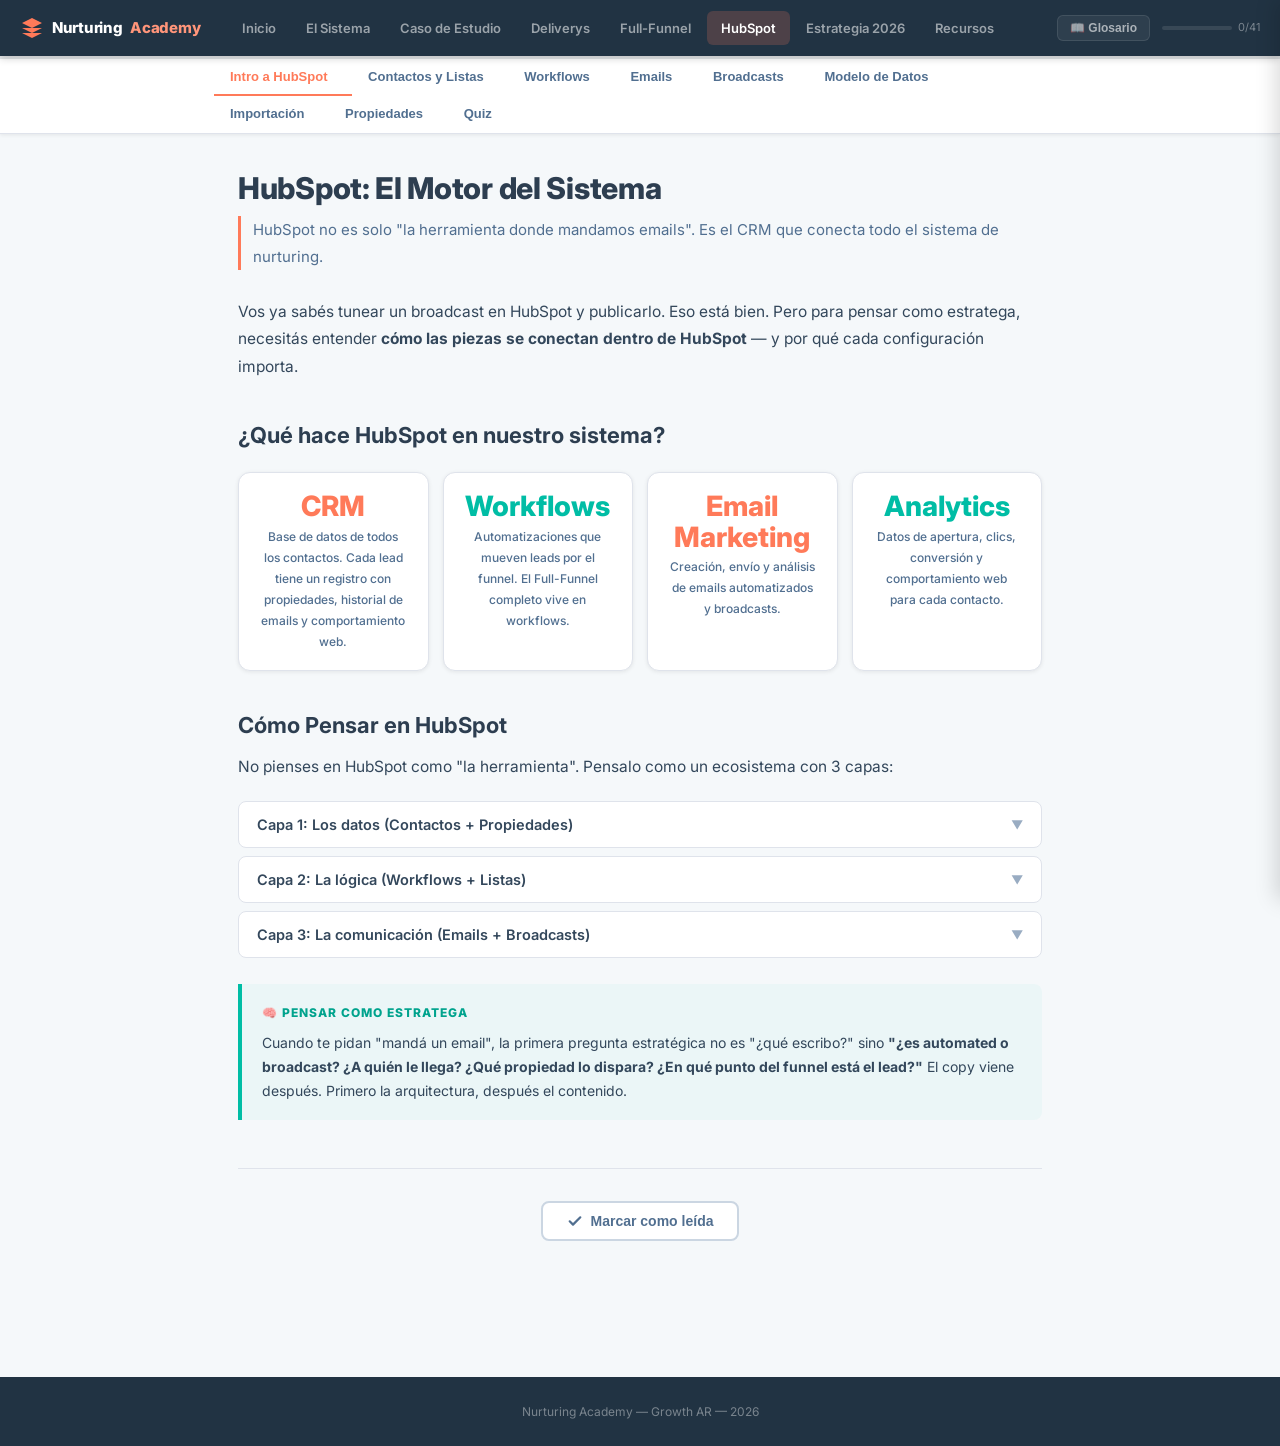
<file: herramientas.html>
<!DOCTYPE html>
<html lang="es">
<head>
<meta charset="UTF-8">
<meta name="viewport" content="width=device-width,initial-scale=1.0">
<title>HubSpot — Nurturing Academy</title>
<link href="https://fonts.googleapis.com/css2?family=Inter:wght@400;500;600;700;800&display=swap" rel="stylesheet">
<link rel="stylesheet" href="style.css">
</head>
<body>

<!-- HEADER -->
<header class="app-header">
  <div class="header-logo">
    <svg viewBox="0 0 24 24"><path d="M12 2L2 7l10 5 10-5-10-5zM2 17l10 5 10-5M2 12l10 5 10-5"/></svg>
    Nurturing <span>Academy</span>
  </div>
  <nav class="header-tabs">
    <a href="index.html" class="header-tab">Inicio</a>
    <a href="sistema.html" class="header-tab">El Sistema</a>
    <a href="analisis.html" class="header-tab">Caso de Estudio</a>
    <a href="deliverys.html" class="header-tab">Deliverys</a>
    <a href="full-funnel.html" class="header-tab">Full-Funnel</a>
    <a href="herramientas.html" class="header-tab" data-page="herramientas">HubSpot</a>
    <a href="estrategia.html" class="header-tab">Estrategia 2026</a>
    <a href="recursos.html" class="header-tab">Recursos</a>
  </nav>
  <div class="header-right">
    <button class="glos-trigger" id="glos-btn">📖 Glosario</button>
    <div class="progress-mini"><div class="progress-mini-bar"><div class="progress-mini-fill" style="width:0%"></div></div><span class="progress-text">0/27</span></div>
  </div>
</header>
<div class="progress-strip"><div class="progress-strip-fill" style="width:0%"></div></div>

<main class="app-main">
<div class="page active" data-page="herramientas">

  <div class="sub-tabs-wrap">
    <div class="sub-tabs">
      <button class="sub-tab active" data-sub="hs-intro">Intro a HubSpot <span class="check-icon"></span></button>
      <button class="sub-tab" data-sub="hs-contactos">Contactos y Listas <span class="check-icon"></span></button>
      <button class="sub-tab" data-sub="hs-workflows">Workflows <span class="check-icon"></span></button>
      <button class="sub-tab" data-sub="hs-emails">Emails <span class="check-icon"></span></button>
      <button class="sub-tab" data-sub="hs-broadcasts">Broadcasts <span class="check-icon"></span></button>
      <button class="sub-tab" data-sub="hs-modelo">Modelo de Datos <span class="check-icon"></span></button>
      <button class="sub-tab" data-sub="hs-importacion">Importación <span class="check-icon"></span></button>
      <button class="sub-tab" data-sub="hs-propiedades">Propiedades <span class="check-icon"></span></button>
      <button class="sub-tab" data-sub="hs-quiz">Quiz <span class="check-icon"></span></button>
    </div>
  </div>

  <!-- ─── Intro ─── -->
  <div class="sub-page active" data-sub="hs-intro">
    <div class="content-wrap">
      <div class="article">
        <h1>HubSpot: El Motor del Sistema</h1>
        <p class="subtitle">HubSpot no es solo "la herramienta donde mandamos emails". Es el CRM que conecta todo el sistema de nurturing.</p>

        <p>Vos ya sabés tunear un broadcast en HubSpot y publicarlo. Eso está bien. Pero para pensar como estratega, necesitás entender <strong>cómo las piezas se conectan dentro de HubSpot</strong> — y por qué cada configuración importa.</p>

        <h2>¿Qué hace HubSpot en nuestro sistema?</h2>
        <div class="stat-grid">
          <div class="stat-card">
            <div class="stat-value coral">CRM</div>
            <div class="stat-label">Base de datos de todos los contactos. Cada lead tiene un registro con propiedades, historial de emails y comportamiento web.</div>
          </div>
          <div class="stat-card">
            <div class="stat-value teal">Workflows</div>
            <div class="stat-label">Automatizaciones que mueven leads por el funnel. El Full-Funnel completo vive en workflows.</div>
          </div>
          <div class="stat-card">
            <div class="stat-value coral">Email Marketing</div>
            <div class="stat-label">Creación, envío y análisis de emails automatizados y broadcasts.</div>
          </div>
          <div class="stat-card">
            <div class="stat-value teal">Analytics</div>
            <div class="stat-label">Datos de apertura, clics, conversión y comportamiento web para cada contacto.</div>
          </div>
        </div>

        <h2>Cómo Pensar en HubSpot</h2>
        <p>No pienses en HubSpot como "la herramienta". Pensalo como un ecosistema con 3 capas:</p>
        <div class="accordion">
          <div class="accordion-item">
            <button class="accordion-trigger">Capa 1: Los datos (Contactos + Propiedades) <span class="arrow">▼</span></button>
            <div class="accordion-body"><div class="accordion-body-inner">
              <p>Cada contacto tiene <strong>propiedades</strong> que definen quién es: nombre, email, país, sales channel ("¿Cómo vendés?"), is new seller, último delivery descargado, etc.</p>
              <p>Estas propiedades son la base de la segmentación. Sin propiedades bien configuradas, no podés segmentar. Sin segmentar, no podés personalizar.</p>
              <p><strong>Ejemplo:</strong> La propiedad "Sales Channel" es la que permite que el BOFU se envíe en 3 versiones (online, físico, no vende). Si esa propiedad no existiera o estuviera vacía, todos recibirían el mismo email.</p>
            </div></div>
          </div>
          <div class="accordion-item">
            <button class="accordion-trigger">Capa 2: La lógica (Workflows + Listas) <span class="arrow">▼</span></button>
            <div class="accordion-body"><div class="accordion-body-inner">
              <p>Los <strong>workflows</strong> son las reglas que mueven leads. "Si visitó precio → mover a MOFU". "Si creó tienda → mover a BOFU". Los workflows leen las propiedades y ejecutan acciones.</p>
              <p>Las <strong>listas</strong> son agrupaciones dinámicas. Una lista activa se actualiza sola: "Todos los contactos que abrieron un email en los últimos 30 días" se recalcula constantemente. Una lista estática es fija: "Contactos que importamos el 15/02".</p>
              <p><strong>Ejemplo:</strong> El workflow del delivery verifica la propiedad "Ya recibió email de bienvenida?" para decidir si manda el Bienvenidos o lo skipea.</p>
            </div></div>
          </div>
          <div class="accordion-item">
            <button class="accordion-trigger">Capa 3: La comunicación (Emails + Broadcasts) <span class="arrow">▼</span></button>
            <div class="accordion-body"><div class="accordion-body-inner">
              <p>HubSpot tiene 3 tipos de emails:</p>
              <ul>
                <li><strong>Automated:</strong> Los emails del full-funnel. Se envían cuando un workflow los dispara. No los mandás vos — el sistema los manda solo.</li>
                <li><strong>Regular:</strong> Los broadcasts. Los creás, elegís la audiencia, programás fecha y hora, y se mandan una vez.</li>
                <li><strong>Blog/RSS:</strong> Se disparan cuando se publica un blog post nuevo. Menos usados en nurturing.</li>
              </ul>
              <p><strong>Ejemplo:</strong> El MOFU Email 1 (Envíos) es un email Automated que vive dentro del workflow Full-Funnel. El broadcast "La Lapicera" fue un email Regular que mandaste una vez a un segmento específico.</p>
            </div></div>
          </div>
        </div>

        <div class="callout-strategy">
          <div class="cs-title">🧠 Pensar como Estratega</div>
          <p>Cuando te pidan "mandá un email", la primera pregunta estratégica no es "¿qué escribo?" sino <strong>"¿es automated o broadcast? ¿A quién le llega? ¿Qué propiedad lo dispara? ¿En qué punto del funnel está el lead?"</strong> El copy viene después. Primero la arquitectura, después el contenido.</p>
        </div>
      </div>

      <div class="mark-read-wrap">
        <button class="mark-read-btn" data-section="hs-intro" onclick="markAsRead('hs-intro')">
          <svg width="16" height="16" viewBox="0 0 16 16" fill="none"><path d="M13.3 4.3L6 11.6L2.7 8.3" stroke="currentColor" stroke-width="2.2" stroke-linecap="round" stroke-linejoin="round"/></svg>
          <span>Marcar como leída</span>
        </button>
      </div>
    </div>
  </div>

  <!-- ─── Contactos y Listas ─── -->
  <div class="sub-page" data-sub="hs-contactos">
    <div class="content-wrap">
      <div class="article">
        <h1>Contactos y Listas</h1>
        <p class="subtitle">Los bloques de construcción de la segmentación.</p>

        <h2>Propiedades Clave de un Contacto</h2>
        <p>No necesitás conocer las 200+ propiedades de HubSpot. Estas son las que importan para nurturing:</p>

        <table class="data-table">
          <thead><tr><th>Propiedad</th><th>Qué guarda</th><th>Para qué la usamos</th></tr></thead>
          <tbody>
            <tr><td><strong>Sales Channel</strong></td><td>Cómo vende el lead</td><td>Segmentación TOFU/BOFU. Define qué email recibe.</td></tr>
            <tr><td><strong>Is New Seller</strong></td><td>Si ya creó tienda antes</td><td>Distinguir leads puros de re-entrantes.</td></tr>
            <tr><td><strong>Country</strong></td><td>País del contacto</td><td>Argentina, Chile, Colombia, México — cada país tiene su funnel.</td></tr>
            <tr><td><strong>Last Delivery Downloaded</strong></td><td>Último recurso descargado</td><td>Personalizar el follow-up post-delivery.</td></tr>
            <tr><td><strong>Marketing Contact Status</strong></td><td>Si es contacto de marketing</td><td>Solo los "Marketing" reciben emails. Los "Non-marketing" no consumen envíos pagos.</td></tr>
            <tr><td><strong>Lifecycle Stage</strong></td><td>En qué etapa está</td><td>Lead → MQL → SQL → Customer → Evangelist.</td></tr>
          </tbody>
        </table>

        <h2>Listas Activas vs Estáticas</h2>
        <div class="before-after">
          <div class="ba-cols">
            <div class="ba-before">
              <h5>Lista Activa</h5>
              <p>Se actualiza sola según criterios. Ejemplo: "Contactos que abrieron un email en los últimos 30 días" → cada día, HubSpot agrega y saca contactos automáticamente.</p>
              <p><strong>Uso:</strong> Audiencias de broadcasts, criterios de enrollment en workflows, segmentación dinámica.</p>
            </div>
            <div class="ba-after">
              <h5>Lista Estática</h5>
              <p>Se crea una vez y no cambia (a menos que edites manualmente). Ejemplo: "Asistentes al webinar del 15/11" → siempre son los mismos.</p>
              <p><strong>Uso:</strong> Importaciones, eventos puntuales, exclusiones.</p>
            </div>
          </div>
        </div>

        <h2>Marketing Contacts: La Regla Clave</h2>
        <p>HubSpot cobra por contactos de marketing. Si tenés 125.000 contactos pero solo 80.000 son "Marketing", pagás por 80.000. Los "Non-marketing" están en la base pero no reciben emails ni consumen recursos.</p>
        <p><strong>Por qué importa:</strong> Si marcás un lead como "Non-marketing" por error, no le llega ningún email del funnel. Si dejás leads muertos como "Marketing", estás pagando por contactos que no van a convertir nunca.</p>

        <div class="callout callout-insight">
          <div class="callout-icon">💡</div>
          <div class="callout-body">
            <strong>Conexión estratégica</strong>
            <p>Cuando el sistema descarta un lead después del remarketing, una de las acciones posibles es pasarlo a "Non-marketing". Así se limpia la base y se ahorra plata. En 2025, solo el 0,1% de 125.703 leads estaba en flujos automatizados — eso también significa que mucha plata se gastaba en contactos que no recibían nada útil.</p>
          </div>
        </div>
      </div>

      <div class="mark-read-wrap">
        <button class="mark-read-btn" data-section="hs-contactos" onclick="markAsRead('hs-contactos')">
          <svg width="16" height="16" viewBox="0 0 16 16" fill="none"><path d="M13.3 4.3L6 11.6L2.7 8.3" stroke="currentColor" stroke-width="2.2" stroke-linecap="round" stroke-linejoin="round"/></svg>
          <span>Marcar como leída</span>
        </button>
      </div>
    </div>
  </div>

  <!-- ─── Workflows ─── -->
  <div class="sub-page" data-sub="hs-workflows">
    <div class="content-wrap">
      <div class="article">
        <h1>Workflows: La Automatización</h1>
        <p class="subtitle">Cómo HubSpot decide qué hacer con cada lead, sin intervención manual.</p>

        <h2>Anatomía de un Workflow</h2>
        <p>Un workflow tiene 3 partes esenciales:</p>

        <div class="accordion">
          <div class="accordion-item">
            <button class="accordion-trigger">1. Trigger de Enrollment — ¿Quién entra? <span class="arrow">▼</span></button>
            <div class="accordion-body"><div class="accordion-body-inner">
              <p>Define qué condición activa el workflow. Ejemplos:</p>
              <ul>
                <li>"Completó el formulario de registro" → Entra al Full-Funnel TOFU</li>
                <li>"Descargó recurso X" → Entra al Delivery Flow</li>
                <li>"Se inscribió al webinar" → Entra al Journey Post-Evento</li>
              </ul>
              <p>También puede usar <strong>listas</strong> como trigger: "Es miembro de la lista 'Leads activos Argentina'" → Enrollment automático.</p>
              <p><strong>Cuidado:</strong> Un trigger mal configurado puede meter al lead en 2 workflows a la vez, o no meterlo en ninguno. Por eso es importante entender las condiciones de exclusión.</p>
            </div></div>
          </div>

          <div class="accordion-item">
            <button class="accordion-trigger">2. Acciones — ¿Qué pasa adentro? <span class="arrow">▼</span></button>
            <div class="accordion-body"><div class="accordion-body-inner">
              <p>Las acciones más comunes en nuestros workflows:</p>
              <ul>
                <li><strong>Enviar email:</strong> El más obvio. El workflow manda un email automated en el momento justo.</li>
                <li><strong>Delay (retraso):</strong> Esperar X días/horas antes de la siguiente acción. Ejemplo: "Esperar 3 días después del email 1 antes de mandar el email 2".</li>
                <li><strong>If/then branch:</strong> Bifurcación condicional. "Si el lead visitó la página de precios → enviar MOFU. Si no → seguir en TOFU". Es la lógica que permite la segmentación dentro del workflow.</li>
                <li><strong>Set property:</strong> Cambiar una propiedad del contacto. "Setear 'Lifecycle Stage' a 'MQL'" cuando el lead llega a MOFU.</li>
                <li><strong>Enroll in another workflow:</strong> Meter al lead en otro workflow. Así se conectan los flujos: TOFU enrolla en MOFU, MOFU enrolla en BOFU.</li>
              </ul>
            </div></div>
          </div>

          <div class="accordion-item">
            <button class="accordion-trigger">3. Goal + Exit — ¿Cuándo sale? <span class="arrow">▼</span></button>
            <div class="accordion-body"><div class="accordion-body-inner">
              <p>El <strong>goal</strong> define el resultado deseado. Ejemplo: "El lead creó una tienda". Si el lead logra el goal en cualquier punto del workflow, <strong>sale automáticamente</strong> — no necesita recibir todos los emails.</p>
              <p>El <strong>exit criteria</strong> saca al lead si cumple cierta condición negativa. Ejemplo: "Se desuscribió" o "Ya es cliente".</p>
              <p><strong>¿Por qué importa?</strong> Sin goal, un lead que creó tienda en el Email 2 del TOFU seguiría recibiendo los emails 3 y 4 del TOFU, luego todos los de MOFU, etc. — un desperdicio. Con goal, sale del TOFU y entra directo al BOFU (o al onboarding).</p>
            </div></div>
          </div>
        </div>

        <h2>Delays Avanzados (de la capacitación con Paz)</h2>
        <p>Los delays no son solo "esperar X días". Paz mostró 3 tipos que cambian cómo pensás un workflow:</p>

        <div class="accordion">
          <div class="accordion-item">
            <button class="accordion-trigger">Delay por propiedad de fecha — El más poderoso <span class="arrow">▼</span></button>
            <div class="accordion-body"><div class="accordion-body-inner">
              <p>En vez de "esperar 3 días", le decís al workflow: <strong>"esperá hasta 7 días antes de que la propiedad free_license_end_date sea la fecha"</strong>.</p>
              <p>Esto permite enviar emails sincronizados con el ciclo de vida real del trial. Ejemplo: "Tu trial vence en una semana" se envía exactamente 7 días antes del vencimiento de cada lead individual, no en una fecha fija.</p>
              <p><strong>Opciones:</strong> on date (en la fecha), before date (X días antes), after date (X días después). Se puede elegir la hora exacta de envío.</p>
            </div></div>
          </div>

          <div class="accordion-item">
            <button class="accordion-trigger">Delay status branch — Evitar emails fuera de tiempo <span class="arrow">▼</span></button>
            <div class="accordion-body"><div class="accordion-body-inner">
              <p>Cuando usás un delay por fecha, HubSpot crea automáticamente un branch según el <strong>estado del delay</strong>. Si la fecha ya pasó cuando el contacto llega al delay, va por el camino "after assigned day" — y ahí podés decidir no enviarle nada.</p>
              <p><strong>Ejemplo:</strong> Tenés un recordatorio para un evento el viernes. Un contacto se registra el sábado. Sin delay status branch, recibiría el recordatorio diciendo "faltan 5 días" cuando el evento ya pasó. Con el branch, ese contacto no recibe nada.</p>
              <p><strong>Paz destacó que esto es muy útil para eventos y recordatorios.</strong></p>
            </div></div>
          </div>

          <div class="accordion-item">
            <button class="accordion-trigger">Suppression segments — El filtro de seguridad <span class="arrow">▼</span></button>
            <div class="accordion-body"><div class="accordion-body-inner">
              <p>Además de los goals, podés agregar un <strong>suppression segment</strong> al workflow. Los contactos que pertenecen a este segmento no reciben emails aunque cumplan todas las condiciones de enrollment.</p>
              <p><strong>Cuándo usarlos:</strong> para excluir contactos saturados (ya recibieron muchos emails), rebotados, inválidos, o que están en otro proceso que tiene prioridad.</p>
              <p>Es diferente del goal: el goal saca al contacto del workflow porque cumplió el objetivo. El suppression previene que le llegue comunicación sin sacarlo del flujo.</p>
            </div></div>
          </div>

          <div class="accordion-item">
            <button class="accordion-trigger">Re-enrollment — Cuándo dejar que vuelvan <span class="arrow">▼</span></button>
            <div class="accordion-body"><div class="accordion-body-inner">
              <p>Si activás re-enrollment, un contacto que ya pasó por el workflow puede volver a enrolarse si cumple las condiciones de nuevo. Paz explicó que esto es como la diferencia entre listas activas y estáticas aplicada a workflows.</p>
              <p><strong>Activarlo:</strong> broadcasts recurrentes, workflows que se disparan por comportamiento repetible (ej: cada vez que descarga un recurso).</p>
              <p><strong>No activarlo:</strong> flujos de bienvenida, onboarding, secuencias que solo deben pasar una vez.</p>
            </div></div>
          </div>
        </div>

        <h2>Cómo Arma Julián los Workflows (Análisis Real)</h2>
        <p>En la capacitación, Paz abrió los workflows reales de Julián para mostrar cómo están armados. Esto es lo que se vio:</p>

        <div class="email-showcase">
          <div class="es-header"><span class="es-tag mofu">ANÁLISIS REAL</span><span class="es-num">Workflow TOFU Full-Funnel de Julián</span></div>
          <div class="es-body" style="background:var(--surface2);padding:20px 24px;">
            <h4 style="margin-top:0;">Lógica del workflow</h4>
            <ul style="font-size:15px;line-height:1.9;">
              <li><strong>Trigger:</strong> Contacto rellenó un formulario <strong>Y</strong> no es miembro de listas de MOFU, BOFU, descartados, afiliados, ni supresión</li>
              <li><strong>Exclusión extensiva:</strong> En vez de usar suppression segments, Julián excluye directamente en el trigger de entrada. Así solo entran contactos que son puramente TOFU</li>
              <li><strong>Branch por recurso:</strong> Si el contacto descargó un delivery específico (inventario, planillas, calendario), va por un branch dedicado a ese delivery</li>
              <li><strong>Branch por Sales Channel:</strong> Dentro del flujo, personaliza el mensaje según cómo vende el lead (online, físico, no vende)</li>
              <li><strong>Delay de 1 día:</strong> Después del registro, espera un día antes de enviar el primer email</li>
              <li><strong>Goal:</strong> Convertirse en MOFU (el contacto sale del flujo TOFU y pasa al de MOFU)</li>
              <li><strong>Métrica visible:</strong> En el diagrama se ve cuántos contactos "meet goal" en cada punto — 17 contactos cumplieron el goal después de cierto email</li>
            </ul>
            <p style="margin-top:12px;font-size:14px;"><strong>Dato operativo:</strong> En el diagrama del workflow se ve cuántos contactos están "en delay" esperando. Eso permite monitorear el flujo en tiempo real.</p>
          </div>
        </div>

        <div class="callout-editorial">
          <div class="ce-title">✏️ Preguntas para Julián</div>
          <p>De la capacitación surgieron preguntas que todavía no tienen respuesta:<br>
          <strong>1.</strong> ¿Por qué preferís excluir en el trigger y no con suppression segments?<br>
          <strong>2.</strong> ¿Por qué los deliveries están en workflows separados y no como branches del full-funnel?<br>
          <strong>3.</strong> Al final del TOFU, ¿mandás a todos a MOFU aunque no cumplan el goal?<br>
          <strong>4.</strong> ¿Cuáles son exactamente los criterios de pasaje TOFU → MOFU?</p>
        </div>

        <h2>Ejemplo Real: Workflow del Delivery</h2>
        <div class="flow-diagram">
          <div class="flow-row"><div class="flow-box flow-entry"><strong>Trigger:</strong> Completó form de descarga</div></div>
          <div class="flow-arrow"></div>
          <div class="flow-row"><div class="flow-box flow-tofu"><strong>Acción:</strong> Enviar email con recurso descargable</div></div>
          <div class="flow-arrow">Delay 2 min</div>
          <div class="flow-row"><div class="flow-box flow-mofu"><strong>If/then:</strong> ¿Ya recibió email de bienvenida?</div></div>
          <div class="flow-arrow">No</div>
          <div class="flow-row"><div class="flow-box flow-mofu"><strong>If/then:</strong> ¿Es Evolución?</div></div>
          <div class="flow-arrow">No (es SMB)</div>
          <div class="flow-row"><div class="flow-box flow-bofu"><strong>Acción:</strong> Enviar email de Bienvenidos</div></div>
          <div class="flow-arrow"></div>
          <div class="flow-row"><div class="flow-box flow-remark"><strong>Enroll:</strong> Full-Funnel TOFU</div></div>
        </div>

        <h2>Cómo se ve un Workflow en HubSpot (Real)</h2>
        <p>Esto es lo que ves cuando abrís un workflow de broadcast en HubSpot. Lo describimos paso a paso para que puedas reconocer cada elemento:</p>

        <div class="email-showcase">
          <div class="es-header"><span class="es-tag tofu">HUBSPOT REAL</span><span class="es-num">Workflow de Broadcast</span></div>
          <div class="es-body" style="background:var(--surface2);padding:20px 24px;">
            <h4 style="margin-top:0;">Workflow: "[Growth AR] Broadcast - Que Shein y Temu no te ganen"</h4>
            <div class="flow-diagram" style="text-align:left;">
              <div class="flow-row"><div class="flow-box flow-entry" style="text-align:left;"><strong>1. Enrollment Trigger</strong><br>Condición: "Es miembro de la lista [AR] Segmento Broadcasts" <strong>O</strong> "Es miembro de la lista ARGENTINAS".<br><small>Esto define quién entra: solo contactos argentinos activos en la lista de broadcasts.</small></div></div>
              <div class="flow-arrow"></div>
              <div class="flow-row"><div class="flow-box flow-tofu" style="text-align:left;"><strong>2. Delay (retraso de tiempo)</strong><br>Esperar hasta la fecha/hora programada de envío.<br><small>Esto permite crear el workflow con anticipación y que el broadcast se dispare a la hora exacta.</small></div></div>
              <div class="flow-arrow"></div>
              <div class="flow-row"><div class="flow-box flow-mofu" style="text-align:left;"><strong>3. Notificación interna</strong><br>Se envía una notificación al equipo (Derby status check).<br><small>Permite monitorear que el broadcast se disparó correctamente.</small></div></div>
              <div class="flow-arrow"></div>
              <div class="flow-row"><div class="flow-box flow-bofu" style="text-align:left;"><strong>4. If/then Branch: Horario</strong><br>Bifurcación por hora del día (ej: "antes de las 10AM" vs "después de las 10AM").<br><small>Permite testear envío en diferentes horarios para optimizar open rate.</small></div></div>
              <div class="flow-arrow">Rama A / Rama B</div>
              <div class="flow-row"><div class="flow-box flow-remark" style="text-align:left;"><strong>5. Enviar email (2 versiones)</strong><br>Cada rama envía una versión del mismo email.<br><small>Esto es un A/B test de horario. Mismo contenido, diferente momento de envío. Después comparás cuál tuvo mejor OR.</small></div></div>
            </div>
            <p style="margin-top:16px;font-size:14px;"><strong>Lo que esto te muestra:</strong> Un broadcast no es "escribir un email y darle Send". Es un workflow con trigger de audiencia, delay programado, monitoreo, bifurcación por horario y posibilidad de A/B test. Todo automatizado.</p>
          </div>
        </div>

        <div class="email-showcase" style="margin-top:28px;">
          <div class="es-header"><span class="es-tag mofu">HUBSPOT REAL</span><span class="es-num">Dashboard de Broadcast</span></div>
          <div class="es-body" style="background:var(--surface2);padding:20px 24px;">
            <h4 style="margin-top:0;">Pantalla de Performance — Broadcast "Columna de Shein"</h4>
            <p>Cuando abrís el reporte de un email en HubSpot, ves estos datos:</p>
            <table class="data-table" style="margin:12px 0;">
              <thead><tr><th>Métrica</th><th>Valor</th><th>Qué significa</th></tr></thead>
              <tbody>
                <tr><td>Enviados</td><td>22.127</td><td>Cantidad de contactos a los que se intentó enviar</td></tr>
                <tr><td>Entregados</td><td>21.943</td><td>Los que efectivamente recibieron el email (sin bounces)</td></tr>
                <tr><td>Open Rate</td><td>22,42%</td><td>Porcentaje que abrió el email (incluye bot opens)</td></tr>
                <tr><td>OR sin bots</td><td>21,79%</td><td>El número real, excluyendo aperturas automáticas de Apple Mail</td></tr>
                <tr><td>Click Rate</td><td>0,49%</td><td>Porcentaje de TODOS los enviados que hicieron clic</td></tr>
                <tr><td>Clickthrough</td><td>2,17%</td><td>Porcentaje de los que ABRIERON que hicieron clic</td></tr>
                <tr><td>Aperturas únicas</td><td>4.920</td><td>Personas distintas que abrieron (no re-aperturas)</td></tr>
              </tbody>
            </table>
            <p style="font-size:14px;"><strong>Click Rate vs Clickthrough:</strong> Esta distinción es clave. Click Rate (0,49%) mide contra todos los envíos. Clickthrough (2,17%) mide contra los que abrieron. Si tu OR es bajo pero tu Clickthrough es alto, el problema es el subject line (no convence a abrir). Si tu OR es alto pero Clickthrough es bajo, el problema es el contenido del email (no convence a hacer clic).</p>
          </div>
        </div>

        <div class="callout-strategy">
          <div class="cs-title">🧠 Pensar como Estratega</div>
          <p>Un workflow no es solo "mandar emails en orden". Es una máquina de decisiones. Cada if/then, cada delay, cada goal tiene una razón estratégica. Cuando veas un workflow, preguntate: <strong>"¿Qué pasa si el lead hace algo inesperado?"</strong> Un buen workflow contempla los caminos alternativos.</p>
        </div>
      </div>

      <div class="mark-read-wrap">
        <button class="mark-read-btn" data-section="hs-workflows" onclick="markAsRead('hs-workflows')">
          <svg width="16" height="16" viewBox="0 0 16 16" fill="none"><path d="M13.3 4.3L6 11.6L2.7 8.3" stroke="currentColor" stroke-width="2.2" stroke-linecap="round" stroke-linejoin="round"/></svg>
          <span>Marcar como leída</span>
        </button>
      </div>
    </div>
  </div>

  <!-- ─── Emails ─── -->
  <div class="sub-page" data-sub="hs-emails">
    <div class="content-wrap">
      <div class="article">
        <h1>Emails en HubSpot</h1>
        <p class="subtitle">Tipos de email, métricas clave y cómo pensar cada envío.</p>

        <h2>Los 3 Tipos de Email</h2>
        <table class="data-table">
          <thead><tr><th>Tipo</th><th>Cuándo se usa</th><th>Quién lo manda</th><th>Ejemplo</th></tr></thead>
          <tbody>
            <tr><td><strong>Automated</strong></td><td>Dentro de un workflow</td><td>El sistema (automático)</td><td>TOFU Email 1, MOFU Email 3, Delivery</td></tr>
            <tr><td><strong>Regular</strong></td><td>Campañas puntuales</td><td>Vos (manual)</td><td>Broadcasts, anuncios, eventos</td></tr>
            <tr><td><strong>Blog/RSS</strong></td><td>Cuando se publica un blog</td><td>El sistema (automático)</td><td>Newsletter de blog</td></tr>
          </tbody>
        </table>

        <h2>Métricas de Email — Qué Significan Realmente</h2>
        <div class="accordion">
          <div class="accordion-item">
            <button class="accordion-trigger">Open Rate (OR) — No es lo que parece <span class="arrow">▼</span></button>
            <div class="accordion-body"><div class="accordion-body-inner">
              <p>El OR mide qué porcentaje de los emails enviados fueron "abiertos". Pero desde iOS 15 (2021), Apple pre-carga las imágenes de los emails, lo que <strong>infla artificialmente</strong> el OR.</p>
              <p>Nuestro OR promedio (34-35%) está por encima del benchmark (15-30%), pero hay que tomarlo con pinzas. Es útil para comparar entre nuestros propios emails (A vs B), pero no como métrica absoluta.</p>
              <p><strong>Regla práctica:</strong> Si un email tiene OR <20%, hay un problema de deliverability o subject line. Si tiene OR >40%, probablemente es un email a una base muy engaged.</p>
            </div></div>
          </div>
          <div class="accordion-item">
            <button class="accordion-trigger">CTR — La métrica que importa <span class="arrow">▼</span></button>
            <div class="accordion-body"><div class="accordion-body-inner">
              <p>El CTR mide clics sobre emails enviados. Es más confiable que el OR porque un clic es una acción real del usuario.</p>
              <p>Nuestro CTR promedio es 2,23% (Q2 2025), dentro del benchmark (1,5-3%). Pero los deliverys tienen <strong>40-60% CTR</strong> — un orden de magnitud mayor. ¿Por qué? Porque el lead acaba de descargar algo y quiere su recurso. La intención es máxima.</p>
              <p><strong>Regla práctica:</strong> CTR <1% = hay que repensar el CTA o el contenido. CTR >3% = muy buen email. CTR >10% = audiencia super engaged o email transaccional.</p>
            </div></div>
          </div>
          <div class="accordion-item">
            <button class="accordion-trigger">Bounce Rate — Salud de la base <span class="arrow">▼</span></button>
            <div class="accordion-body"><div class="accordion-body-inner">
              <p>Bounces son emails que no llegaron. <strong>Hard bounce</strong> = email inválido (se elimina). <strong>Soft bounce</strong> = bandeja llena o problema temporal.</p>
              <p>Nuestro bounce rate bajó de 1,16% (Q1) a 0,85% (Q2). Menos del 2% es saludable. Si sube, hay un problema de higiene de base.</p>
            </div></div>
          </div>
          <div class="accordion-item">
            <button class="accordion-trigger">Unsubscribe Rate — La señal de alerta <span class="arrow">▼</span></button>
            <div class="accordion-body"><div class="accordion-body-inner">
              <p>Nuestro unsub rate bajó de 0,58% (Q1) a 0,44% (Q2). El benchmark es <0,5%. Estamos en el límite. Si sube, significa que estamos mandando demasiados emails o contenido no relevante.</p>
              <p><strong>Regla práctica:</strong> Un pico de unsubs después de un broadcast específico indica que ese contenido no resonó con la audiencia. No es necesariamente malo — a veces limpiar la base es saludable.</p>
            </div></div>
          </div>
        </div>

        <h2>Las Buenas Prácticas que Vos Definiste</h2>
        <p>Estas son las reglas que sacaste del análisis de broadcasts 2024-2025:</p>
        <table class="data-table">
          <thead><tr><th>Elemento</th><th>Regla</th><th>Por qué</th></tr></thead>
          <tbody>
            <tr><td>Subject line</td><td>25-30 caracteres, orientado a emoción</td><td>Los subjects cortos tienen mejor OR en mobile</td></tr>
            <tr><td>Preheader</td><td>40-100 caracteres, amplía el subject</td><td>El preheader es el "segundo title" en la inbox</td></tr>
            <tr><td>Cuerpo</td><td>50-125 palabras, lo importante en los 2 primeros párrafos</td><td>El 88% solo "echa un vistazo" — si no enganchás rápido, perdiste</td></tr>
            <tr><td>CTA</td><td>Claro en 3 segundos, describe la acción</td><td>"Creá tu tienda gratis" > "Descubrí tu potencial"</td></tr>
            <tr><td>Emojis</td><td>Con moderación — máx 1-2</td><td>Muchos emojis = percepción de spam</td></tr>
          </tbody>
        </table>
      </div>

      <div class="mark-read-wrap">
        <button class="mark-read-btn" data-section="hs-emails" onclick="markAsRead('hs-emails')">
          <svg width="16" height="16" viewBox="0 0 16 16" fill="none"><path d="M13.3 4.3L6 11.6L2.7 8.3" stroke="currentColor" stroke-width="2.2" stroke-linecap="round" stroke-linejoin="round"/></svg>
          <span>Marcar como leída</span>
        </button>
      </div>
    </div>
  </div>

  <!-- ─── Broadcasts ─── -->
  <div class="sub-page" data-sub="hs-broadcasts">
    <div class="content-wrap">
      <div class="article">
        <h1>Broadcasts: De Estrella a Motor</h1>
        <p class="subtitle">Cómo se transforma el rol de los broadcasts en el sistema 2026.</p>

        <h2>Tu Historia con los Broadcasts</h2>
        <p>Vos escribiste más de 40 broadcasts entre Q1 y Q3 2025. Definiste las buenas prácticas. Generaste +1039% YoY en payments en enero. El broadcast "La Lapicera" fue un caso de estudio de creatividad y resultados.</p>
        <p>Pero cuando Julián llegó, lo primero que hizo fue <strong>dejar de mandar broadcasts</strong>. ¿Por qué?</p>

        <h2>Tus Mejores Broadcasts — Anotados</h2>
        <p>Estos son 4 de tus broadcasts reales con análisis estratégico de por qué funcionaron (o qué se puede mejorar).</p>

        <div class="accordion">
          <div class="accordion-item">
            <button class="accordion-trigger">Broadcast 1 — "La Lapicera" (23/01) — 37 trials, 6 payments <span class="arrow">▼</span></button>
            <div class="accordion-body"><div class="accordion-body-inner">
              <div class="email-showcase">
                <div class="es-header"><span class="es-tag bofu">TOP PERFORMER</span><span class="es-num">23 de enero 2025</span></div>
                <div class="es-meta">
                  <div><strong>Subject:</strong> ¿Podrías vender una sola lapicera?</div>
                  <div><strong>Preheader:</strong> Nosotros te contamos cómo hacerlo. Y así tus ventas no tendrán límites.</div>
                </div>
                <div class="es-body">
                  <p><em>"Vendeme esta lapicera, nombre. Así hacía Jordan Belfort, el lobo de Wall Street, para encontrar los mejores vendedores para su empresa y es un ejercicio interesante para responderte una pregunta: ¿podrías vender esa lapicera exitosamente?"</em></p>
                  <p><em>"Ya sea que hayas cerrado cientos de tratos o todavía no lograste hacerlo con el primero, tenemos un recurso para que empieces a vender más."</em></p>
                  <p><em>CTA: "Cómo ser un buen vendedor y dominar tu nicho de mercado"</em></p>
                  <p><em>CTA final: "Creá tu tienda gratis acá"</em></p>
                </div>
                <div class="es-analysis">
                  <h4>Por qué funcionó</h4>
                  <p><strong>El hook cultural:</strong> Arranca con una referencia a El Lobo de Wall Street que todo el mundo conoce. No dice "tips para vender" — te desafía: "¿podrías vender una lapicera?" Es personal, intrigante, imposible de ignorar.</p>
                  <p><strong>Subject de 7 palabras:</strong> "¿Podrías vender una sola lapicera?" — es una pregunta que genera curiosidad. Cumple tu regla de 25-30 caracteres orientado a emoción.</p>
                  <p><strong>Doble CTA:</strong> Primero envía al blog (valor educativo), después a crear tienda (conversión). El lead no siente que le están vendiendo — siente que le están enseñando.</p>
                  <p><strong>Resultado:</strong> 37 trials, 6 payments. El mejor broadcast del Q1.</p>
                </div>
              </div>
            </div></div>
          </div>

          <div class="accordion-item">
            <button class="accordion-trigger">Broadcast 2 — Hot Sale "Preparate" (01/04) — OR 40,63% <span class="arrow">▼</span></button>
            <div class="accordion-body"><div class="accordion-body-inner">
              <div class="email-showcase">
                <div class="es-header"><span class="es-tag mofu">MEJOR OR</span><span class="es-num">1 de abril 2025</span></div>
                <div class="es-meta">
                  <div><strong>Subject:</strong> Preparate… ¡Que ya viene!</div>
                  <div><strong>Preheader:</strong> Hot Sale es en mayo. ¿Ya tenés todo listo para vender?</div>
                </div>
                <div class="es-body">
                  <p><em>"Acaba de empezar abril, pero nosotros ya estamos pensando en mayo. Y en vos también. Es que el mes que viene será Hot Sale, una de las fechas más importantes para el e-commerce en nuestro país."</em></p>
                  <p><em>Incluye datos de NubeCommerce: rubros que más crecieron (Mascotas, Electrónica, Deportes).</em></p>
                  <p><em>CTA: "¡Mirá toda la información sobre el Hot Sale Argentina 2025!"</em></p>
                </div>
                <div class="es-analysis">
                  <h4>Por qué funcionó</h4>
                  <p><strong>Urgencia + anticipación:</strong> Se manda un MES antes del Hot Sale. El lead siente que tiene tiempo para prepararse pero que necesita actuar ya.</p>
                  <p><strong>Subject misterioso:</strong> "Preparate… ¡Que ya viene!" — no dice qué viene. Genera curiosidad. El preheader resuelve: "Hot Sale es en mayo".</p>
                  <p><strong>Datos concretos:</strong> No dice "el Hot Sale va a ser grande" — dice qué rubros crecieron, qué fechas son, qué necesitás. Información accionable, no promesas vacías.</p>
                  <p><strong>OR 40,63%:</strong> Casi el doble del promedio (22%). La combinación de urgencia temporal + tema relevante + subject corto generó el mejor open rate del año.</p>
                </div>
              </div>
            </div></div>
          </div>

          <div class="accordion-item">
            <button class="accordion-trigger">Broadcast 3 — "Columna de Shein" (06/02/2026) — 22.127 envíos <span class="arrow">▼</span></button>
            <div class="accordion-body"><div class="accordion-body-inner">
              <div class="email-showcase">
                <div class="es-header"><span class="es-tag tofu">BROADCAST 2026</span><span class="es-num">6 de febrero 2026</span></div>
                <div class="es-meta">
                  <div><strong>Subject:</strong> Que Shein y Temu no te ganen</div>
                  <div><strong>Preheader:</strong> El tamaño no lo es todo. También necesitás identidad.</div>
                  <div><strong>Sender:</strong> Santi de Tiendanube (hola@tiendanube.com)</div>
                  <div><strong>Workflow:</strong> [Growth AR] Broadcast - Que shein y temu no te ganen (N...)</div>
                  <div><strong>Campaña:</strong> [AR] Broadcast</div>
                </div>
                <div class="es-body">
                  <p><em>Enviado a 22.127, entregado a 21.943. Tasa de apertura 22,42% (excluyendo bots: 21,79%). Tasa de clics 0,49%. Clickthrough 2,17%. Aperturas únicas: 4.920. Equipo: Escritorio 3%, Móvil 3%, Otro 65%.</em></p>
                </div>
                <div class="es-analysis">
                  <h4>Análisis del rendimiento</h4>
                  <p><strong>Volumen:</strong> 22.127 envíos — este es el alcance de un broadcast. Un delivery llega a ~1.052. Un broadcast llega a 22.000. Esa es la diferencia de volumen.</p>
                  <p><strong>OR 22,42%:</strong> Dentro del rango saludable (15-30%). No es un top performer como Hot Sale (40,63%), pero es sólido. El subject toca un dolor real de los emprendedores (la competencia de Shein/Temu).</p>
                  <p><strong>CTR 0,49%:</strong> Por debajo del promedio (2,23%). El tema genera apertura pero no tanto clic. Posible mejora: un CTA más concreto y accionable.</p>
                  <p><strong>Dato técnico:</strong> "Santi de Tiendanube" como sender — esto es parte del A/B test de sender humano vs marca que se está corriendo en 2026.</p>
                </div>
              </div>
            </div></div>
          </div>

          <div class="accordion-item">
            <button class="accordion-trigger">Broadcast 4 — "Blue Monday 25% OFF" (20/01) — Urgencia + descuento <span class="arrow">▼</span></button>
            <div class="accordion-body"><div class="accordion-body-inner">
              <div class="email-showcase">
                <div class="es-header"><span class="es-tag bofu">CONVERSIÓN DIRECTA</span><span class="es-num">20 de enero 2025</span></div>
                <div class="es-meta">
                  <div><strong>Subject:</strong> Todo muy lindo pero… ¿Y ahora?</div>
                  <div><strong>Preheader:</strong> Ahora te toca disfrutar de un descuento exclusivo.</div>
                </div>
                <div class="es-body">
                  <p><em>"Es lunes. Tenemos sueño. Las fiestas se terminaron. Tuvimos que volver al trabajo. Poco a poco, las vacaciones se acaban. El calor es fuerte, pero tenemos que movernos igual. Cierra la tarjeta de crédito dentro de poco, y las cuotas de los regalos se acumulan. Es el día más triste del año."</em></p>
                  <p><em>"¡25% off en cualquier plan pago!"</em></p>
                  <p><em>CTA: "Creá tu Tiendanube con 25% off"</em></p>
                </div>
                <div class="es-analysis">
                  <h4>Lo que muestra este broadcast</h4>
                  <p><strong>Empatía primero:</strong> Los 4 primeros renglones son pura empatía. No vende nada — describe cómo se siente el lector. Esto genera conexión emocional antes de cualquier oferta.</p>
                  <p><strong>Subject enigmático:</strong> "Todo muy lindo pero… ¿Y ahora?" — no dice nada del descuento. No dice "Blue Monday". No dice "25% off". Genera pura curiosidad.</p>
                  <p><strong>Conversión directa:</strong> A diferencia de La Lapicera (que manda a blog primero), este va directo al descuento. Es un broadcast de BOFU puro — para leads que ya saben qué es Tiendanube y solo necesitan un empujón económico.</p>
                  <p><strong>En 2026:</strong> Este tipo de broadcast podría ser incluso más efectivo si se segmenta: a los que ya visitaron precios les mandás el descuento directo; a los que nunca visitaron precios les mandás primero al blog y después al descuento.</p>
                </div>
              </div>
            </div></div>
          </div>
        </div>

        <div class="callout-strategy">
          <div class="cs-title">🧠 Patrón que se repite en tus mejores broadcasts</div>
          <p><strong>1. Subject corto y emocional</strong> (pregunta o misterio, nunca descriptivo).<br>
          <strong>2. Primer párrafo que engancha</strong> (empatía o desafío, nunca "te traemos un contenido").<br>
          <strong>3. Valor antes de venta</strong> (blog, guía, datos — el CTA a "Creá tu tienda" siempre va al final).<br>
          <strong>4. Referencia cultural</strong> (Jordan Belfort, Tom Cruise, Quino, Queen — conectan con el mundo del lector).</p>
        </div>

        <div class="accordion">
          <div class="accordion-item">
            <button class="accordion-trigger">El problema de los broadcasts como estrategia principal <span class="arrow">▼</span></button>
            <div class="accordion-body"><div class="accordion-body-inner">
              <p>Un broadcast es un evento puntual. Tiene un pico de engagement (envías → abren → hacen clic → algunos convierten) y después… nada. El lead que no convirtió vuelve a la oscuridad hasta el próximo broadcast.</p>
              <p>Datos del reporte de deliverys:</p>
              <div class="stat-grid">
                <div class="stat-card"><div class="stat-value coral">75</div><div class="stat-label">Usuarios broadcast (cruce)</div></div>
                <div class="stat-card"><div class="stat-value danger">8%</div><div class="stat-label">Conversión broadcast</div></div>
                <div class="stat-card"><div class="stat-value teal">6</div><div class="stat-label">Usuarios delivery (cruce)</div></div>
                <div class="stat-card"><div class="stat-value teal">66,7%</div><div class="stat-label">Conversión delivery</div></div>
              </div>
              <p>Broadcast tiene volumen (75 usuarios) pero 8% conversión. Delivery tiene poco volumen (6) pero 66,7%. La estrategia obvia: <strong>usar el volumen de broadcasts para alimentar los deliverys</strong>.</p>
            </div></div>
          </div>

          <div class="accordion-item">
            <button class="accordion-trigger">El nuevo rol: Broadcasts como combustible <span class="arrow">▼</span></button>
            <div class="accordion-body"><div class="accordion-body-inner">
              <p>En 2026, los broadcasts no desaparecen. Se <strong>reconvierten</strong>:</p>
              <ul>
                <li><strong>Antes:</strong> Broadcast → CTA a registro → Lead crea tienda (o no) → Fin</li>
                <li><strong>Ahora:</strong> Broadcast → CTA a descargar recurso → Lead entra al delivery → Delivery lo mete al full-funnel → El sistema lo nurturea automáticamente</li>
              </ul>
              <p>El broadcast ya no necesita "cerrar" la conversión por sí solo. Su trabajo es <strong>activar al lead</strong> y meterlo en el flujo que mejor convierte.</p>
            </div></div>
          </div>

          <div class="accordion-item">
            <button class="accordion-trigger">Cómo pensar un broadcast en 2026 <span class="arrow">▼</span></button>
            <div class="accordion-body"><div class="accordion-body-inner">
              <p>Antes de escribir el copy, respondé estas preguntas:</p>
              <ol>
                <li><strong>¿A qué flujo alimenta?</strong> El broadcast debería promover la descarga de un recurso (delivery) que tiene un flujo automatizado detrás.</li>
                <li><strong>¿A qué segmento va?</strong> No mandes el mismo broadcast a los que ya tienen tienda y a los que recién empiezan.</li>
                <li><strong>¿Qué señal de intención genera?</strong> Si el lead hace clic, ¿qué propiedad se actualiza? ¿A qué workflow entra?</li>
                <li><strong>¿Cuál es el CTA correcto?</strong> No es "Creá tu tienda" (eso lo hace el BOFU). Es "Descargá la guía" o "Inscribite al webinar" — acciones que activan un flujo.</li>
              </ol>
              <div class="callout-editorial">
                <div class="ce-title">✏️ Tu Mirada Editorial</div>
                <p>Tu expertise en copywriting es la que hace que los broadcasts funcionen. Lo que cambia es el <strong>objetivo</strong> del broadcast, no la calidad creativa. Seguís siendo el que escribe el subject que abre y el primer párrafo que engancha — pero ahora el CTA lleva a un flujo, no a una landing genérica.</p>
              </div>
            </div></div>
          </div>
        </div>
      </div>

      <div class="mark-read-wrap">
        <button class="mark-read-btn" data-section="hs-broadcasts" onclick="markAsRead('hs-broadcasts')">
          <svg width="16" height="16" viewBox="0 0 16 16" fill="none"><path d="M13.3 4.3L6 11.6L2.7 8.3" stroke="currentColor" stroke-width="2.2" stroke-linecap="round" stroke-linejoin="round"/></svg>
          <span>Marcar como leída</span>
        </button>
      </div>
    </div>
  </div>

  <!-- ─── Modelo de Datos ─── -->
  <div class="sub-page" data-sub="hs-modelo">
    <div class="content-wrap">
      <div class="article">
        <h1>Modelo de Datos de HubSpot</h1>
        <p class="subtitle">Lo que Paz enseñó en la capacitación del 05/03: cómo se estructura la información dentro del CRM.</p>

        <p>HubSpot no es una tabla plana. Es un sistema de <strong>objetos conectados</strong>. Entender esta estructura es clave para importar datos, armar segmentos y pensar workflows.</p>

        <h2>Los 3 Tipos de Objetos</h2>

        <div class="accordion">
          <div class="accordion-item">
            <button class="accordion-trigger">Objetos nativos del CRM <span class="arrow">▼</span></button>
            <div class="accordion-body"><div class="accordion-body-inner">
              <p>Son los que vienen con HubSpot de fábrica:</p>
              <ul>
                <li><strong>Contactos:</strong> Cada persona individual. Un lead, un trial, un merchant — todos son contactos. La clave única es el <strong>email</strong>.</li>
                <li><strong>Compañías:</strong> En nuestro caso, cada compañía es una <strong>tienda</strong>. La clave única es el <strong>Store ID</strong> (nuestra clave interna) o el <strong>Record ID</strong> (clave de HubSpot).</li>
                <li><strong>Carritos, Tickets:</strong> Otros objetos nativos que no usamos directamente en Nurturing.</li>
              </ul>
              <p><strong>Regla fundamental:</strong> Un lead que todavía no creó tienda <strong>no tiene compañía asociada</strong>. El valor de status de compañía queda vacío. Esto es importante para filtros.</p>
            </div></div>
          </div>

          <div class="accordion-item">
            <button class="accordion-trigger">Objetos de ventas <span class="arrow">▼</span></button>
            <div class="accordion-body"><div class="accordion-body-inner">
              <p><strong>Deals</strong> (negocios): Los usa el equipo de Sales/Evolución para trackear pipeline. Nurturing no los usa directamente, pero sí podríamos conectarnos con Sales cuando un lead CNPJ llega a BOFU.</p>
              <p>También hay: line items, subscriptions, quotes. Ninguno relevante para nuestro día a día.</p>
            </div></div>
          </div>

          <div class="accordion-item">
            <button class="accordion-trigger">Objetos custom (creados por TN) <span class="arrow">▼</span></button>
            <div class="accordion-body"><div class="accordion-body-inner">
              <p>Tiendanube creó sus propios objetos dentro de HubSpot:</p>
              <ul>
                <li><strong>Partners:</strong> Todos los afiliados, tech partners y agencias. Tiene su propio registro con propiedades específicas.</li>
                <li><strong>Apps:</strong> Todas las apps creadas por tech partners (ej: Facturitas, Perfit). Cada app es un registro con sus datos.</li>
              </ul>
              <div class="callout callout-insight">
                <div class="callout-icon">💡</div>
                <div class="callout-body">
                  <strong>Cuidado con la confusión</strong>
                  <p>Importar el <strong>objeto</strong> Apps (crear registros de apps) es distinto de identificar qué app tiene asociada una compañía en una columna de Excel. Son cosas diferentes. Lo primero es crear datos; lo segundo es filtrar por una propiedad.</p>
                </div>
              </div>
            </div></div>
          </div>
        </div>

        <h2>Cómo se Conectan los Objetos</h2>
        <p>Cada objeto puede estar asociado a otros. Cuando pasás el mouse sobre un objeto en HubSpot, ves las conexiones:</p>

        <div class="flow-diagram">
          <div class="flow-row"><div class="flow-box flow-entry" style="text-align:left;"><strong>Contacto</strong> (el individuo)<br><small>Email, país, has_store, is_main_user</small></div></div>
          <div class="flow-arrow">tiene asociada</div>
          <div class="flow-row"><div class="flow-box flow-tofu" style="text-align:left;"><strong>Compañía</strong> (la tienda)<br><small>Store ID, status, plan, sign_up_at, products, GMV</small></div></div>
          <div class="flow-arrow">puede tener</div>
          <div class="flow-row" style="display:flex;gap:12px;justify-content:center;">
            <div class="flow-box flow-mofu" style="text-align:left;flex:1;"><strong>Partner</strong><br><small>Afiliado que generó el trial</small></div>
            <div class="flow-box flow-bofu" style="text-align:left;flex:1;"><strong>Apps</strong><br><small>Apps instaladas en la tienda</small></div>
          </div>
        </div>

        <p>Un contacto que es merchant puede tener una app conectada, una compañía (su tienda) y un partner asociado (porque creó la tienda a través del partner). Y el partner a su vez tiene sus propias conexiones.</p>

        <h2>Claves Únicas — Lo que Matchea Todo</h2>
        <table class="data-table">
          <thead><tr><th>Objeto</th><th>Clave única interna (TN)</th><th>Clave única HubSpot</th><th>Cuándo se usa</th></tr></thead>
          <tbody>
            <tr><td><strong>Contacto</strong></td><td>Email</td><td>Email</td><td>Importar leads, matchear contactos entre Excel y HubSpot</td></tr>
            <tr><td><strong>Compañía</strong></td><td>Store ID</td><td>Record ID</td><td>Importar datos de tiendas, matchear con Tableau/Data Warehouse</td></tr>
          </tbody>
        </table>
        <p>Si el contacto ya existe en HubSpot, se actualiza. Si es nuevo, se crea. El Store ID es la forma de conectar datos entre HubSpot, Tableau y cualquier archivo externo.</p>

        <div class="callout-strategy">
          <div class="cs-title">🧠 Pensar como Estratega</div>
          <p>Cuando necesités un dato que no está en HubSpot (ej: "¿esta tienda tiene sección mayorista?"), la primera pregunta es: <strong>"¿Es una propiedad de contacto o de compañía?"</strong> Si es de compañía y no está sincronizada, hay dos caminos: el largo (pedir a data + engineering que la sincronicen) o el rápido (propiedad temporal + importación vía Excel). Paz te puede guiar en ambos.</p>
        </div>
      </div>

      <div class="mark-read-wrap">
        <button class="mark-read-btn" data-section="hs-modelo" onclick="markAsRead('hs-modelo')">
          <svg width="16" height="16" viewBox="0 0 16 16" fill="none"><path d="M13.3 4.3L6 11.6L2.7 8.3" stroke="currentColor" stroke-width="2.2" stroke-linecap="round" stroke-linejoin="round"/></svg>
          <span>Marcar como leída</span>
        </button>
      </div>
    </div>
  </div>

  <!-- ─── Importación y Segmentos ─── -->
  <div class="sub-page" data-sub="hs-importacion">
    <div class="content-wrap">
      <div class="article">
        <h1>Importación de Datos y Segmentos</h1>
        <p class="subtitle">El camino completo: desde un Excel hasta un workflow disparando emails. Basado en la capacitación con Paz (05/03).</p>

        <h2>El Flujo Completo</h2>
        <div class="flow-diagram">
          <div class="flow-row"><div class="flow-box flow-entry"><strong>1. Preparar el archivo</strong><br><small>Excel/CSV con tabla simple de doble entrada. Columnas = propiedades. Incluir siempre la clave única (email o Store ID).</small></div></div>
          <div class="flow-arrow"></div>
          <div class="flow-row"><div class="flow-box flow-tofu"><strong>2. Importar en HubSpot</strong><br><small>Companies → Import → Advanced. Elegir crear, actualizar, o ambos. Mapear columnas con propiedades.</small></div></div>
          <div class="flow-arrow"></div>
          <div class="flow-row"><div class="flow-box flow-mofu"><strong>3. Crear segmento</strong><br><small>Filtrar por import membership + combinar con otros criterios (ej: status = trial).</small></div></div>
          <div class="flow-arrow"></div>
          <div class="flow-row"><div class="flow-box flow-bofu"><strong>4. Armar workflow</strong><br><small>Usar el segmento como trigger. Agregar branches, delays, emails.</small></div></div>
        </div>

        <h2>Quick Import vs Advanced Import</h2>
        <div class="before-after">
          <div class="ba-cols">
            <div class="ba-before">
              <h5>Quick Import</h5>
              <p>Solo para <strong>contactos</strong>. Rápido y simple. Ideal para importar leads de eventos donde solo tenés nombre + email.</p>
              <p><strong>Clave de match:</strong> Email (siempre).</p>
            </div>
            <div class="ba-after">
              <h5>Advanced Import</h5>
              <p>Para <strong>compañías, deals, custom objects</strong>. Más opciones: crear, actualizar, mapear columnas, excluir datos.</p>
              <p><strong>Clave de match:</strong> Store ID o Record ID para compañías.</p>
            </div>
          </div>
        </div>

        <h2>Paso a Paso de la Importación</h2>
        <div class="accordion">
          <div class="accordion-item">
            <button class="accordion-trigger">1. Preparar el archivo <span class="arrow">▼</span></button>
            <div class="accordion-body"><div class="accordion-body-inner">
              <p><strong>Formato obligatorio:</strong> tabla simple de doble entrada (filas = registros, columnas = propiedades). No tablas dinámicas, no pivots, no hojas con múltiples niveles.</p>
              <p><strong>Incluir siempre:</strong> la columna de clave única (email para contactos, Store ID para compañías).</p>
              <p><strong>Tip:</strong> Si bajaste datos de Tableau y el archivo tiene estructura compleja (fechas como columnas, agrupaciones), limpialo antes. HubSpot necesita una tabla plana.</p>
            </div></div>
          </div>

          <div class="accordion-item">
            <button class="accordion-trigger">2. Mapear columnas <span class="arrow">▼</span></button>
            <div class="accordion-body"><div class="accordion-body-inner">
              <p>HubSpot escanea tu archivo y trata de matchear las columnas con propiedades existentes. Si una columna se llama igual que una propiedad (ej: "store_id"), la detecta automáticamente.</p>
              <p><strong>Si no la detecta:</strong> buscá la propiedad manualmente en el dropdown. Si no existe, podés crear una propiedad temporal (ver abajo).</p>
              <p><strong>Si no querés importar una columna:</strong> seleccioná "Don't import" y listo, la skipea sin tener que volver a limpiar el archivo.</p>
              <p><strong>Al final:</strong> HubSpot te pregunta con qué propiedad querés matchear los registros existentes. Elegí Store ID (para compañías) o Email (para contactos).</p>
            </div></div>
          </div>

          <div class="accordion-item">
            <button class="accordion-trigger">3. Crear segmento post-importación <span class="arrow">▼</span></button>
            <div class="accordion-body"><div class="accordion-body-inner">
              <p>Después de importar, podés crear un segmento (lista) con los contactos/compañías importados:</p>
              <ul>
                <li>Ir a la importación → "Add imported contacts to a list"</li>
                <li>O crear una lista nueva desde CRM → Segments → filtrar por <code>import membership</code></li>
              </ul>
              <p><strong>Lo más potente:</strong> combinar el filtro de importación con otros criterios. Ejemplo: "Contactos de esta importación <strong>Y</strong> cuya compañía asociada tenga status = trial". Así cruzás datos de tu Excel con comportamiento real en HubSpot.</p>
            </div></div>
          </div>
        </div>

        <h2>Propiedades Temporales — El Atajo</h2>
        <div class="callout callout-insight">
          <div class="callout-icon">💡</div>
          <div class="callout-body">
            <strong>Cuándo usarlas</strong>
            <p>Cuando necesitás un dato que <strong>no está sincronizado</strong> con HubSpot y el proceso formal (equipo de data → engineering → sincronización) es largo. Paz crea la propiedad temporal, vos importás los valores vía Excel, la usás para tu acción puntual, y después Paz la borra. Es una solución "one-shot".</p>
          </div>
        </div>
        <p><strong>Ejemplo real de la capacitación:</strong> Si querés detectar tiendas que tienen sección mayorista pero esa propiedad no existe en HubSpot, Paz te crea una propiedad temporal "es_mayorista" (true/false), vos importás un Excel con Store IDs + el valor, armás el segmento, mandás la campaña, y después Paz borra la propiedad para no desordenar el CRM.</p>

        <h2>Filtros Cruzados: Contacto + Compañía</h2>
        <p>Esta es una de las funcionalidades más poderosas que mostró Paz. Podés crear una lista de <strong>contactos</strong> filtrando por propiedades de su <strong>compañía asociada</strong>:</p>

        <div class="email-showcase">
          <div class="es-header"><span class="es-tag tofu">EJEMPLO REAL</span><span class="es-num">Filtro cruzado en acción</span></div>
          <div class="es-body" style="background:var(--surface2);padding:20px 24px;">
            <h4 style="margin-top:0;">Caso: "Traeme los leads que aún no tienen tienda"</h4>
            <ol style="font-size:15px;line-height:1.8;">
              <li>Crear lista → Objeto: <strong>Contacto</strong></li>
              <li>Agregar filtro: <code>import membership</code> = [tu importación]</li>
              <li>Agregar filtro: <strong>Compañía asociada</strong> → <code>status</code> = <em>is unknown</em> (vacío)</li>
              <li>Si el status está vacío, significa que el contacto no tiene tienda creada</li>
            </ol>
            <p style="margin-top:12px;font-size:14px;"><strong>Lo que esto te permite:</strong> segmentar con un nivel de granularidad que no se logra solo con propiedades de contacto. Podés combinar "quién es" (contacto) con "qué hace su tienda" (compañía).</p>
          </div>
        </div>

        <div class="callout-strategy">
          <div class="cs-title">🧠 Pensar como Estratega</div>
          <p>El caso de uso más frecuente para vos va a ser <strong>importar leads de eventos</strong>: recibís un Excel con los registrados (nombre + email), lo importás por Quick Import, creás un segmento con esos contactos, y lo usás como trigger de un journey post-evento. Paz confirmó que Julián ya hace esto regularmente.</p>
        </div>
      </div>

      <div class="mark-read-wrap">
        <button class="mark-read-btn" data-section="hs-importacion" onclick="markAsRead('hs-importacion')">
          <svg width="16" height="16" viewBox="0 0 16 16" fill="none"><path d="M13.3 4.3L6 11.6L2.7 8.3" stroke="currentColor" stroke-width="2.2" stroke-linecap="round" stroke-linejoin="round"/></svg>
          <span>Marcar como leída</span>
        </button>
      </div>
    </div>
  </div>

  <!-- ─── Propiedades Sincronizadas ─── -->
  <div class="sub-page" data-sub="hs-propiedades">
    <div class="content-wrap">
      <div class="article">
        <h1>Propiedades Sincronizadas</h1>
        <p class="subtitle">Las ~20 propiedades que más importan para Nurturing AR, filtradas de las 140+ del CSV interno.</p>

        <p>HubSpot tiene cientos de propiedades. No necesitás conocerlas todas. Estas son las que vas a usar para armar segmentos, branches en workflows y entender a los leads.</p>

        <div class="callout callout-insight">
          <div class="callout-icon">💡</div>
          <div class="callout-body">
            <strong>Dato de Paz</strong>
            <p><code>po_sales_channel</code> es la propiedad de pre-onboarding que alimenta el Sales Channel. Es lo que el merchant responde cuando ingresa: "¿cómo vendés?". Esa respuesta es la base de toda la segmentación del full-funnel (No vende, Vende Online, Vende Físico).</p>
          </div>
        </div>

        <h2>Propiedades de Compañía (Tienda)</h2>
        <p>Estas propiedades describen la <strong>tienda</strong>, no la persona. Se acceden filtrando por "compañía asociada" en listas de contactos.</p>

        <table class="data-table">
          <thead><tr><th>Propiedad</th><th>Descripción</th><th>Valores</th><th>Uso en Nurturing</th></tr></thead>
          <tbody>
            <tr><td><strong>status</strong></td><td>Estado del plan</td><td>paying, churn, trial, free, non-activation, cancel</td><td>Filtro fundamental. Un contacto con status vacío = lead sin tienda.</td></tr>
            <tr><td><strong>plan</strong> <small>(licence_str)</small></td><td>Plan actual</td><td>plan-free, plan-a, plan-b, plan-c, enterprise</td><td>Diferenciar freemium de pagos. Enterprise va a Sales, no a Nurturing.</td></tr>
            <tr><td><strong>sign_up_at</strong></td><td>Fecha creación tienda</td><td>Fecha</td><td>Calcular antigüedad. Trials recientes vs viejos.</td></tr>
            <tr><td><strong>first_payment_at</strong></td><td>Fecha primer pago</td><td>Fecha</td><td>El goal final. Si tiene fecha = ya pagó = sale del flujo.</td></tr>
            <tr><td><strong>last_access_admin</strong></td><td>Último acceso al admin</td><td>Fecha</td><td>Detectar trials inactivos. Si no entró en 3 días → alerta 72hs.</td></tr>
            <tr><td><strong>q_products</strong></td><td>Productos cargados</td><td>Número</td><td>Indicador de activación. 0 productos = trial fantasma.</td></tr>
            <tr><td><strong>po_sales_channel</strong></td><td>Canal de venta (pre-onboarding)</td><td>online_store, social_media, pos, marketplaces, skip</td><td>La base de la segmentación del full-funnel.</td></tr>
            <tr><td><strong>po_selling_status</strong></td><td>Si ya vendía al ingresar</td><td>already_selling, starting, skip</td><td>Distinguir emprendedores nuevos de migradores.</td></tr>
            <tr><td><strong>status-by-orders</strong></td><td>Nivel de seller</td><td>top-seller → no-seller (7 niveles)</td><td>Entender madurez comercial del merchant.</td></tr>
            <tr><td><strong>has_nuvempago</strong></td><td>Pago Nube activo</td><td>true/false</td><td>Personalizar MOFU: si no tiene Pago Nube, destacar esa solución.</td></tr>
            <tr><td><strong>has_nuvemenvio</strong></td><td>Envío Nube activo</td><td>true/false</td><td>Igual que Pago Nube para envíos.</td></tr>
            <tr><td><strong>brick_and_mortars</strong></td><td>Si tiene local físico</td><td>showroom, no-b&m, 1-b&m, 1-5-b&m, 5-plus-b&m</td><td>Identificar Offline Sellers para segmento "Vende Físico".</td></tr>
            <tr><td><strong>apps_activos</strong></td><td>Apps instaladas</td><td>Lista separada por coma</td><td>Detectar si usa Marketing Nube, Chat Nube, etc.</td></tr>
            <tr><td><strong>gmv_30d_fintech</strong></td><td>Facturación 30 días</td><td>Número (moneda local)</td><td>Proxy de madurez comercial y tamaño del merchant.</td></tr>
            <tr><td><strong>churned_at</strong></td><td>Fecha de churn</td><td>Fecha</td><td>Trigger para remarketing y win-back.</td></tr>
            <tr><td><strong>Main Payment Method</strong></td><td>Medio de pago principal</td><td>pago-nube, mercadopago, etc.</td><td>Si no usa Pago Nube, oportunidad de cross-sell.</td></tr>
          </tbody>
        </table>

        <h2>Propiedades de Contacto</h2>
        <p>Estas propiedades describen a la <strong>persona</strong>, no a la tienda.</p>

        <table class="data-table">
          <thead><tr><th>Propiedad</th><th>Descripción</th><th>Valores</th><th>Uso en Nurturing</th></tr></thead>
          <tbody>
            <tr><td><strong>country</strong></td><td>País</td><td>BR, AR, MX, CO, CL</td><td>Filtro básico: solo AR para nuestros flujos.</td></tr>
            <tr><td><strong>has_store</strong></td><td>Tiene tienda</td><td>true/false</td><td>Distinguir leads puros de trials.</td></tr>
            <tr><td><strong>user_is_active</strong></td><td>Usuario activo</td><td>true/false</td><td>Filtrar contactos inactivos de envíos.</td></tr>
            <tr><td><strong>is_main_user</strong></td><td>Usuario principal</td><td>true/false</td><td>Enviar emails al dueño, no a colaboradores.</td></tr>
            <tr><td><strong>last_access_admin</strong></td><td>Último acceso</td><td>Fecha</td><td>Misma lógica que en compañía, a nivel persona.</td></tr>
            <tr><td><strong>user_is_partner</strong></td><td>Es partner</td><td>true/false</td><td>Excluir partners de flujos de nurturing (no son merchants).</td></tr>
          </tbody>
        </table>

        <h2>Propiedades con Sincronización Interrumpida</h2>
        <p>Algunas propiedades útiles están marcadas como <strong>"Sincronização interrompida (sem uso)"</strong> en el CSV. Eso significa que existieron pero ya no se actualizan. Si necesitás una de estas, hay que pedirle a Paz/Engineering que la reactiven:</p>
        <ul>
          <li><code>total_orders_30d</code> — Órdenes de los últimos 30 días (sería muy útil pero está interrumpida)</li>
          <li><code>business_size</code> — Tamaño de la empresa en empleados</li>
          <li><code>has_fbshopping</code> — Si tiene Facebook Shopping conectado</li>
          <li><code>tiktok_integration</code> — Integración con TikTok</li>
          <li><code>store_visits</code> — Visitas a la tienda</li>
        </ul>

        <div class="callout-strategy">
          <div class="cs-title">🧠 Pensar como Estratega</div>
          <p>No necesitás memorizar todas las propiedades. Necesitás saber 3 cosas: <strong>1)</strong> si la propiedad es de contacto o de compañía, <strong>2)</strong> si está activamente sincronizada, y <strong>3)</strong> qué valores posibles tiene. Con eso podés armar cualquier segmento. Paz dijo que "son siempre las mismas las que vas a usar — a medida que las vayas laburando te van a salir de memoria".</p>
        </div>
      </div>

      <div class="mark-read-wrap">
        <button class="mark-read-btn" data-section="hs-propiedades" onclick="markAsRead('hs-propiedades')">
          <svg width="16" height="16" viewBox="0 0 16 16" fill="none"><path d="M13.3 4.3L6 11.6L2.7 8.3" stroke="currentColor" stroke-width="2.2" stroke-linecap="round" stroke-linejoin="round"/></svg>
          <span>Marcar como leída</span>
        </button>
      </div>
    </div>
  </div>

  <!-- ─── Quiz ─── -->
  <div class="sub-page" data-sub="hs-quiz">
    <div class="content-wrap">
      <div class="article">
        <h1>Quiz — HubSpot</h1>

        <div class="quiz-card" data-correct="b">
          <h3>1. ¿Cuál es la diferencia clave entre una lista activa y una estática?</h3>
          <div class="q-options">
            <label class="q-opt"><input type="radio" name="hq1" value="a"><span>La activa tiene más contactos</span></label>
            <label class="q-opt"><input type="radio" name="hq1" value="b"><span>La activa se actualiza automáticamente según criterios; la estática es fija</span></label>
            <label class="q-opt"><input type="radio" name="hq1" value="c"><span>La estática es más vieja</span></label>
          </div>
          <div class="q-feedback q-right">Correcto. Las listas activas recalculan sus miembros constantemente según los criterios definidos.</div>
          <div class="q-feedback q-wrong">La diferencia no es de tamaño ni antigüedad. Una lista activa se actualiza sola; una estática no cambia a menos que la edites manualmente.</div>
        </div>

        <div class="quiz-card" data-correct="a">
          <h3>2. ¿Qué tipo de email es un broadcast en HubSpot?</h3>
          <div class="q-options">
            <label class="q-opt"><input type="radio" name="hq2" value="a"><span>Regular</span></label>
            <label class="q-opt"><input type="radio" name="hq2" value="b"><span>Automated</span></label>
            <label class="q-opt"><input type="radio" name="hq2" value="c"><span>Blog/RSS</span></label>
          </div>
          <div class="q-feedback q-right">Sí. Los broadcasts son emails "Regular" — los creás, elegís audiencia, programás y se mandan una vez.</div>
          <div class="q-feedback q-wrong">Los Automated son los del full-funnel (disparados por workflows). Los broadcasts son "Regular".</div>
        </div>

        <div class="quiz-card" data-correct="c">
          <h3>3. ¿Qué pasa cuando un lead cumple el "goal" de un workflow?</h3>
          <div class="q-options">
            <label class="q-opt"><input type="radio" name="hq3" value="a"><span>Recibe un email de felicitación</span></label>
            <label class="q-opt"><input type="radio" name="hq3" value="b"><span>Se le resetean las propiedades</span></label>
            <label class="q-opt"><input type="radio" name="hq3" value="c"><span>Sale automáticamente del workflow sin recibir los emails restantes</span></label>
          </div>
          <div class="q-feedback q-right">Exacto. El goal permite que un lead que ya convirtió no siga recibiendo emails innecesarios.</div>
          <div class="q-feedback q-wrong">El goal es una condición de salida exitosa. Si el lead la cumple, sale del workflow inmediatamente.</div>
        </div>

        <div class="quiz-card" data-correct="b">
          <h3>4. ¿Cuál es el rol de los broadcasts en la estrategia 2026?</h3>
          <div class="q-options">
            <label class="q-opt"><input type="radio" name="hq4" value="a"><span>Cerrar conversiones directamente</span></label>
            <label class="q-opt"><input type="radio" name="hq4" value="b"><span>Activar leads y alimentar los flujos automatizados que mejor convierten</span></label>
            <label class="q-opt"><input type="radio" name="hq4" value="c"><span>Se eliminan completamente</span></label>
          </div>
          <div class="q-feedback q-right">Correcto. Los broadcasts pasan de "cerrar" a "activar" — su CTA lleva a flujos, no a conversión directa.</div>
          <div class="q-feedback q-wrong">Los broadcasts no desaparecen ni buscan cerrar directamente. Se reconvierten en motor de activación para los flujos automatizados.</div>
        </div>

        <div class="quiz-card" data-correct="b">
          <h3>5. ¿Cuál es la clave única para importar compañías (tiendas) en HubSpot?</h3>
          <div class="q-options">
            <label class="q-opt"><input type="radio" name="hq5" value="a"><span>El email del merchant</span></label>
            <label class="q-opt"><input type="radio" name="hq5" value="b"><span>El Store ID o el Record ID</span></label>
            <label class="q-opt"><input type="radio" name="hq5" value="c"><span>El nombre de la tienda</span></label>
          </div>
          <div class="q-feedback q-right">Correcto. El email es la clave para contactos. Para compañías (tiendas), se usa el Store ID (clave interna TN) o el Record ID (clave HubSpot).</div>
          <div class="q-feedback q-wrong">El email sirve para contactos. Las compañías se matchean por Store ID (clave TN) o Record ID (clave HubSpot). El nombre no es un identificador único.</div>
        </div>

        <div class="quiz-card" data-correct="c">
          <h3>6. ¿Qué hace un "delay status branch" en un workflow?</h3>
          <div class="q-options">
            <label class="q-opt"><input type="radio" name="hq6" value="a"><span>Envía el email más rápido si el contacto está muy activo</span></label>
            <label class="q-opt"><input type="radio" name="hq6" value="b"><span>Duplica el email por seguridad</span></label>
            <label class="q-opt"><input type="radio" name="hq6" value="c"><span>Si la fecha del delay ya pasó, redirige al contacto por otro camino (ej: no enviar nada)</span></label>
          </div>
          <div class="q-feedback q-right">Exacto. Es clave para eventos: si alguien se registra después de la fecha del recordatorio, no recibe un email desfasado.</div>
          <div class="q-feedback q-wrong">El delay status branch verifica si la fecha del delay ya pasó. Si pasó, manda al contacto por un camino alternativo para evitar enviar emails fuera de tiempo.</div>
        </div>

        <div class="quiz-card" data-correct="a">
          <h3>7. ¿Qué propiedad define la segmentación principal del full-funnel?</h3>
          <div class="q-options">
            <label class="q-opt"><input type="radio" name="hq7" value="a"><span>po_sales_channel (canal de venta del pre-onboarding)</span></label>
            <label class="q-opt"><input type="radio" name="hq7" value="b"><span>plan (tipo de licencia)</span></label>
            <label class="q-opt"><input type="radio" name="hq7" value="c"><span>country (país)</span></label>
          </div>
          <div class="q-feedback q-right">Sí. po_sales_channel es lo que el merchant responde al entrar ("¿cómo vendés?") y define si va al segmento No vende, Vende Online o Vende Físico.</div>
          <div class="q-feedback q-wrong">Country filtra por país y plan por licencia, pero la segmentación del funnel se basa en po_sales_channel: cómo vende el lead.</div>
        </div>

        <div class="quiz-card" data-correct="b">
          <h3>8. Un contacto con status de compañía vacío (unknown), ¿qué significa?</h3>
          <div class="q-options">
            <label class="q-opt"><input type="radio" name="hq8" value="a"><span>Que su cuenta fue cancelada</span></label>
            <label class="q-opt"><input type="radio" name="hq8" value="b"><span>Que es un lead puro — todavía no creó tienda</span></label>
            <label class="q-opt"><input type="radio" name="hq8" value="c"><span>Que hay un error en HubSpot</span></label>
          </div>
          <div class="q-feedback q-right">Correcto. Si no tiene compañía asociada, el status está vacío, lo que indica que el contacto nunca creó una tienda.</div>
          <div class="q-feedback q-wrong">No es un error. Un contacto sin compañía asociada simplemente no tiene tienda creada — es un lead que aún no hizo trial.</div>
        </div>
      </div>

      <div class="mark-read-wrap">
        <button class="mark-read-btn" data-section="hs-quiz" onclick="markAsRead('hs-quiz')">
          <svg width="16" height="16" viewBox="0 0 16 16" fill="none"><path d="M13.3 4.3L6 11.6L2.7 8.3" stroke="currentColor" stroke-width="2.2" stroke-linecap="round" stroke-linejoin="round"/></svg>
          <span>Marcar como leída</span>
        </button>
      </div>
    </div>
  </div>

</div>
</main>

<!-- GLOSSARY -->
<div class="glos-overlay" id="glos-overlay"></div>
<div class="glos-panel" id="glos-panel">
  <div class="glos-head"><h3>Glosario</h3><button class="glos-close">&times;</button></div>
  <div class="glos-search"><input type="text" placeholder="Buscar término…"></div>
  <div class="glos-list">
    <div class="glos-item"><div class="glos-term">Workflow</div><div class="glos-def">Flujo automatizado con trigger, acciones y condiciones de salida.</div></div>
    <div class="glos-item"><div class="glos-term">Enrollment Trigger</div><div class="glos-def">Condición que activa el ingreso de un contacto a un workflow.</div></div>
    <div class="glos-item"><div class="glos-term">If/then Branch</div><div class="glos-def">Bifurcación condicional dentro de un workflow.</div></div>
    <div class="glos-item"><div class="glos-term">Marketing Contact</div><div class="glos-def">Contacto que puede recibir emails de marketing. HubSpot cobra por estos.</div></div>
    <div class="glos-item"><div class="glos-term">Lista Activa</div><div class="glos-def">Lista que se actualiza automáticamente según criterios definidos.</div></div>
    <div class="glos-item"><div class="glos-term">Goal</div><div class="glos-def">Condición de salida exitosa de un workflow.</div></div>
  </div>
</div>

<footer class="app-footer">Nurturing Academy — Growth AR — 2026</footer>
<script src="app.js"></script>
</body>
</html>
</file>
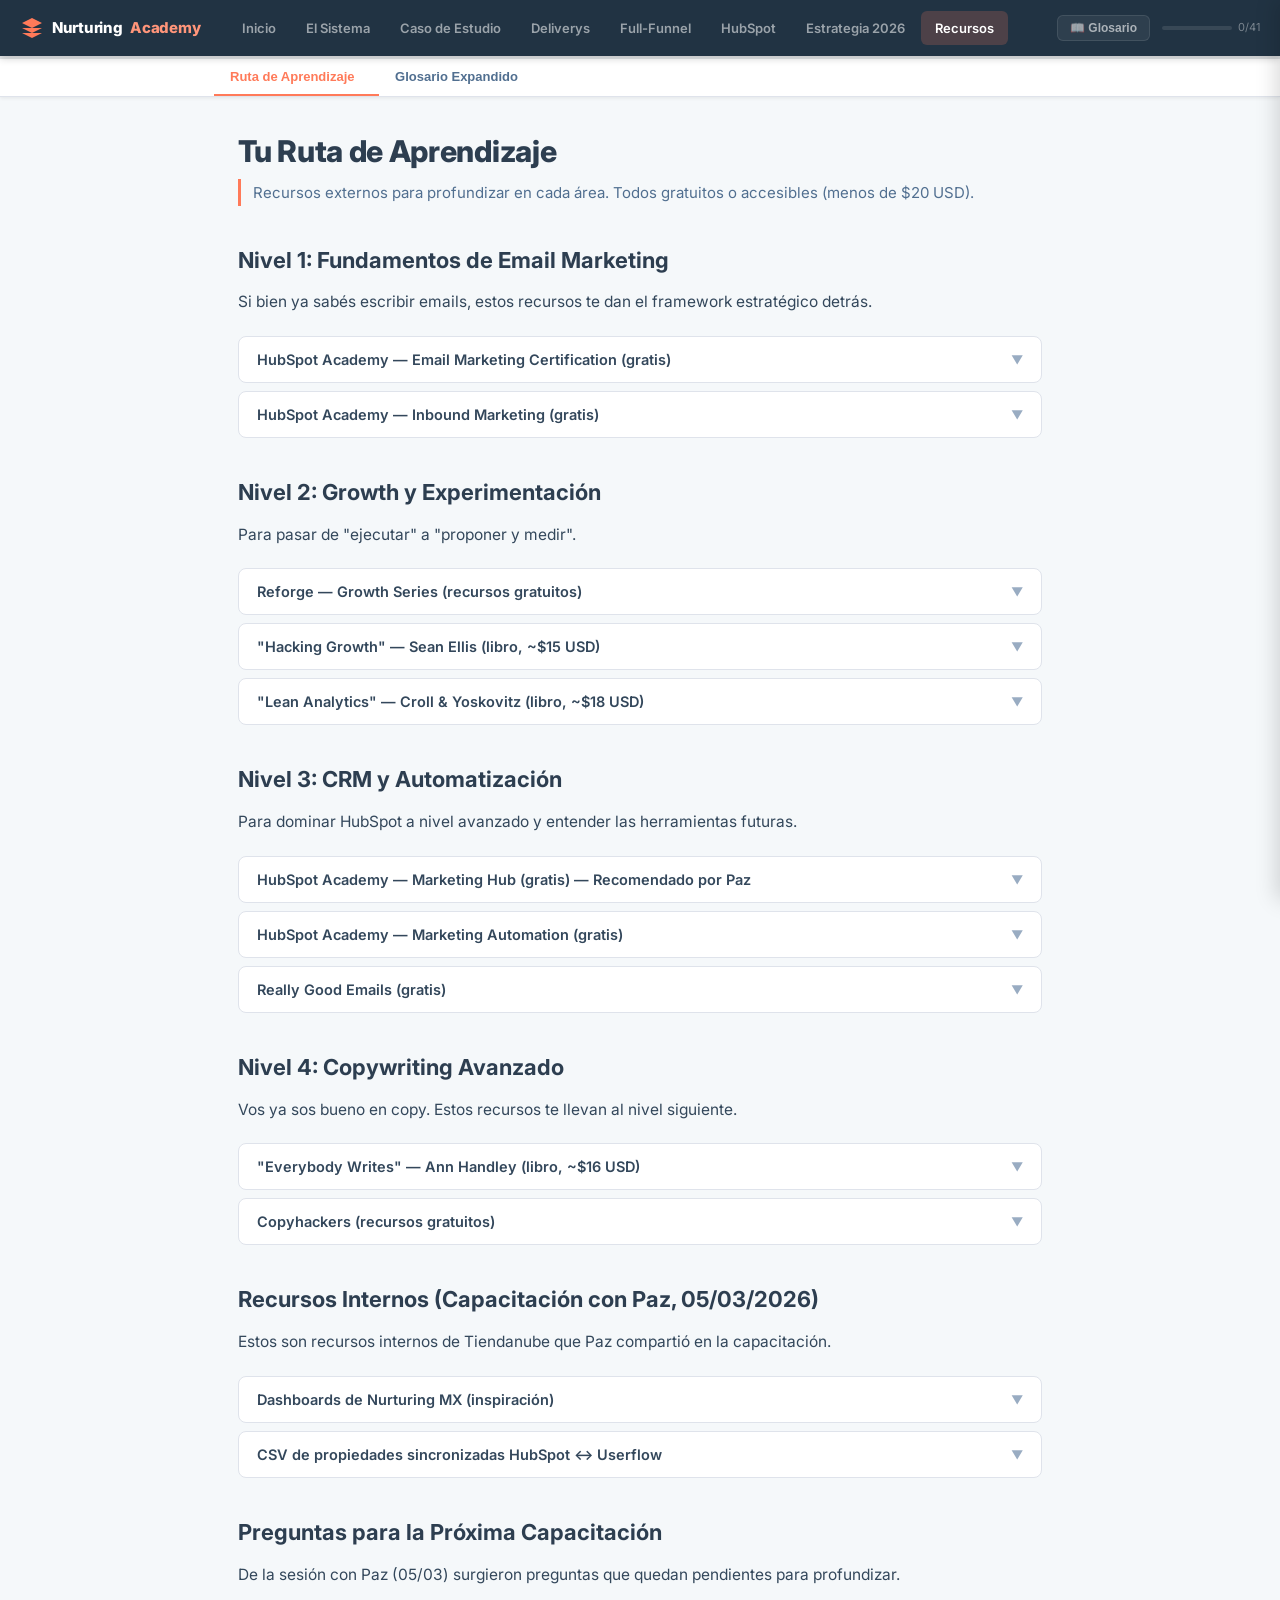
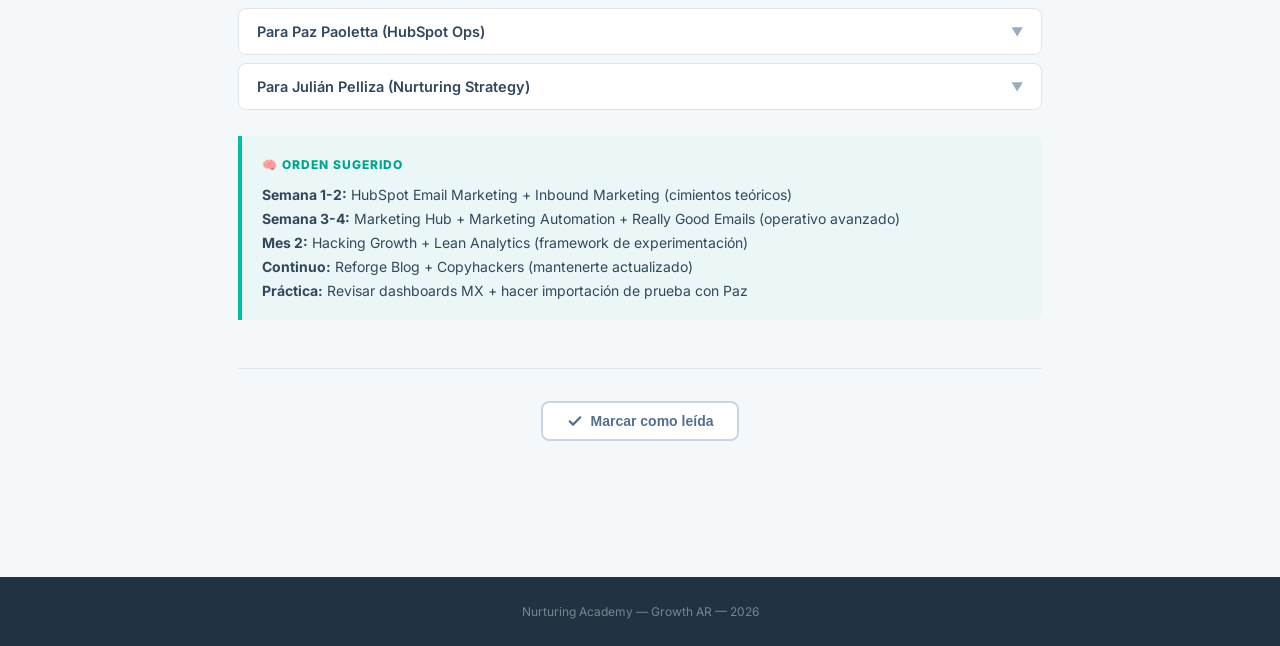
<file: recursos.html>
<!DOCTYPE html>
<html lang="es">
<head>
<meta charset="UTF-8">
<meta name="viewport" content="width=device-width,initial-scale=1.0">
<title>Recursos — Nurturing Academy</title>
<link href="https://fonts.googleapis.com/css2?family=Inter:wght@400;500;600;700;800&display=swap" rel="stylesheet">
<link rel="stylesheet" href="style.css">
</head>
<body>

<!-- HEADER -->
<header class="app-header">
  <div class="header-logo">
    <svg viewBox="0 0 24 24"><path d="M12 2L2 7l10 5 10-5-10-5zM2 17l10 5 10-5M2 12l10 5 10-5"/></svg>
    Nurturing <span>Academy</span>
  </div>
  <nav class="header-tabs">
    <a href="index.html" class="header-tab">Inicio</a>
    <a href="sistema.html" class="header-tab">El Sistema</a>
    <a href="analisis.html" class="header-tab">Caso de Estudio</a>
    <a href="deliverys.html" class="header-tab">Deliverys</a>
    <a href="full-funnel.html" class="header-tab">Full-Funnel</a>
    <a href="herramientas.html" class="header-tab">HubSpot</a>
    <a href="estrategia.html" class="header-tab">Estrategia 2026</a>
    <a href="recursos.html" class="header-tab" data-page="recursos">Recursos</a>
  </nav>
  <div class="header-right">
    <button class="glos-trigger" id="glos-btn">📖 Glosario</button>
    <div class="progress-mini"><div class="progress-mini-bar"><div class="progress-mini-fill" style="width:0%"></div></div><span class="progress-text">0/27</span></div>
  </div>
</header>
<div class="progress-strip"><div class="progress-strip-fill" style="width:0%"></div></div>

<main class="app-main">
<div class="page active" data-page="recursos">

  <div class="sub-tabs-wrap">
    <div class="sub-tabs">
      <button class="sub-tab active" data-sub="rec-ruta">Ruta de Aprendizaje <span class="check-icon"></span></button>
      <button class="sub-tab" data-sub="rec-glosario">Glosario Expandido <span class="check-icon"></span></button>
    </div>
  </div>

  <!-- ─── Ruta de Aprendizaje ─── -->
  <div class="sub-page active" data-sub="rec-ruta">
    <div class="content-wrap">
      <div class="article">
        <h1>Tu Ruta de Aprendizaje</h1>
        <p class="subtitle">Recursos externos para profundizar en cada área. Todos gratuitos o accesibles (menos de $20 USD).</p>

        <h2>Nivel 1: Fundamentos de Email Marketing</h2>
        <p>Si bien ya sabés escribir emails, estos recursos te dan el framework estratégico detrás.</p>
        <div class="accordion">
          <div class="accordion-item">
            <button class="accordion-trigger">HubSpot Academy — Email Marketing Certification (gratis) <span class="arrow">▼</span></button>
            <div class="accordion-body"><div class="accordion-body-inner">
              <p><strong>Qué es:</strong> Curso oficial de HubSpot. 7 lecciones, ~3 horas. Incluye certificación.</p>
              <p><strong>Por qué te sirve:</strong> Cubre deliverability, segmentación, A/B testing y analytics de email. Lo que ya hacés intuitivamente, acá lo ves sistematizado.</p>
              <p><strong>Link:</strong> <a href="https://academy.hubspot.com/courses/email-marketing" target="_blank">academy.hubspot.com/courses/email-marketing</a></p>
              <p><strong>Tiempo estimado:</strong> 3-4 horas</p>
            </div></div>
          </div>
          <div class="accordion-item">
            <button class="accordion-trigger">HubSpot Academy — Inbound Marketing (gratis) <span class="arrow">▼</span></button>
            <div class="accordion-body"><div class="accordion-body-inner">
              <p><strong>Qué es:</strong> Curso completo de inbound. Cubre atracción, conversión, cierre y deleite.</p>
              <p><strong>Por qué te sirve:</strong> Te da el marco teórico del funnel completo — TOFU, MOFU, BOFU desde la perspectiva original de HubSpot.</p>
              <p><strong>Link:</strong> <a href="https://academy.hubspot.com/courses/inbound-marketing" target="_blank">academy.hubspot.com/courses/inbound-marketing</a></p>
              <p><strong>Tiempo estimado:</strong> 4-5 horas</p>
            </div></div>
          </div>
        </div>

        <h2>Nivel 2: Growth y Experimentación</h2>
        <p>Para pasar de "ejecutar" a "proponer y medir".</p>
        <div class="accordion">
          <div class="accordion-item">
            <button class="accordion-trigger">Reforge — Growth Series (recursos gratuitos) <span class="arrow">▼</span></button>
            <div class="accordion-body"><div class="accordion-body-inner">
              <p><strong>Qué es:</strong> Blog y podcasts de Reforge sobre growth. Artículos profundos de profesionales de empresas como Airbnb, Spotify, etc.</p>
              <p><strong>Por qué te sirve:</strong> Te expone a frameworks de growth como retention loops, activation funnels y experimentation. Es el nivel siguiente al ICE y al método científico.</p>
              <p><strong>Link:</strong> <a href="https://www.reforge.com/blog" target="_blank">reforge.com/blog</a></p>
              <p><strong>Top artículos:</strong> "The Growth Framework", "Retention Is King", "How to Build a Growth Team"</p>
            </div></div>
          </div>
          <div class="accordion-item">
            <button class="accordion-trigger">"Hacking Growth" — Sean Ellis (libro, ~$15 USD) <span class="arrow">▼</span></button>
            <div class="accordion-body"><div class="accordion-body-inner">
              <p><strong>Qué es:</strong> El libro fundacional de growth hacking. Sean Ellis es quien acuñó el término.</p>
              <p><strong>Por qué te sirve:</strong> Explica el método científico de growth con casos reales (Dropbox, Airbnb, Uber). El framework de experimentación de la estrategia 2026 está basado en estos principios.</p>
              <p><strong>Capítulos clave:</strong> Cap. 3 (High-tempo testing), Cap. 5 (Activation), Cap. 7 (Retention)</p>
            </div></div>
          </div>
          <div class="accordion-item">
            <button class="accordion-trigger">"Lean Analytics" — Croll & Yoskovitz (libro, ~$18 USD) <span class="arrow">▼</span></button>
            <div class="accordion-body"><div class="accordion-body-inner">
              <p><strong>Qué es:</strong> Guía práctica para usar datos en startups y growth.</p>
              <p><strong>Por qué te sirve:</strong> Te enseña qué medir y cuándo. El concepto de "One Metric That Matters" (OMTM) es aplicable al área: ¿cuál es la métrica que más importa ahora? En 2025 era trials. En 2026 podría ser payments o retention.</p>
            </div></div>
          </div>
        </div>

        <h2>Nivel 3: CRM y Automatización</h2>
        <p>Para dominar HubSpot a nivel avanzado y entender las herramientas futuras.</p>
        <div class="accordion">
          <div class="accordion-item">
            <button class="accordion-trigger">HubSpot Academy — Marketing Hub (gratis) — Recomendado por Paz <span class="arrow">▼</span></button>
            <div class="accordion-body"><div class="accordion-body-inner">
              <p><strong>Qué es:</strong> Curso oficial sobre Marketing Hub: creación de segmentos, reportes, emails y flujos automatizados con apoyo de la herramienta.</p>
              <p><strong>Por qué te sirve:</strong> Es el complemento práctico del curso de Inbound. Mientras Inbound te dice el "por qué", Marketing Hub te muestra el "cómo" dentro de la plataforma.</p>
              <p><strong>Contexto:</strong> Paz lo recomendó en la capacitación del 05/03 como recurso clave para aprender a operar HubSpot.</p>
              <p><strong>Link:</strong> <a href="https://academy.hubspot.com/courses/marketing-hub" target="_blank">academy.hubspot.com/courses/marketing-hub</a></p>
            </div></div>
          </div>
          <div class="accordion-item">
            <button class="accordion-trigger">HubSpot Academy — Marketing Automation (gratis) <span class="arrow">▼</span></button>
            <div class="accordion-body"><div class="accordion-body-inner">
              <p><strong>Qué es:</strong> Curso específico de automatización. Workflows avanzados, lead scoring, nurturing automatizado.</p>
              <p><strong>Por qué te sirve:</strong> Te lleva más allá de "publicar broadcasts" a entender cómo diseñar automatizaciones complejas — if/then branches, goals, enrollment criteria.</p>
              <p><strong>Link:</strong> <a href="https://academy.hubspot.com/courses/marketing-automation" target="_blank">academy.hubspot.com/courses/marketing-automation</a></p>
            </div></div>
          </div>
          <div class="accordion-item">
            <button class="accordion-trigger">Really Good Emails (gratis) <span class="arrow">▼</span></button>
            <div class="accordion-body"><div class="accordion-body-inner">
              <p><strong>Qué es:</strong> Repositorio de miles de emails reales de empresas, organizados por categoría (welcome, nurturing, win-back, etc.).</p>
              <p><strong>Por qué te sirve:</strong> Inspiración concreta. Podés ver cómo otras empresas resuelven los mismos problemas que vos: ¿cómo es un buen email de bienvenida? ¿Un BOFU que convierte? ¿Un win-back efectivo?</p>
              <p><strong>Link:</strong> <a href="https://reallygoodemails.com" target="_blank">reallygoodemails.com</a></p>
            </div></div>
          </div>
        </div>

        <h2>Nivel 4: Copywriting Avanzado</h2>
        <p>Vos ya sos bueno en copy. Estos recursos te llevan al nivel siguiente.</p>
        <div class="accordion">
          <div class="accordion-item">
            <button class="accordion-trigger">"Everybody Writes" — Ann Handley (libro, ~$16 USD) <span class="arrow">▼</span></button>
            <div class="accordion-body"><div class="accordion-body-inner">
              <p><strong>Qué es:</strong> Guía de escritura para marketing. Ann Handley es referencia global en content marketing.</p>
              <p><strong>Por qué te sirve:</strong> Conecta copywriting con estrategia. No es solo "cómo escribir bien" sino "cómo escribir para que el negocio crezca". La sección sobre emails es particularmente relevante.</p>
            </div></div>
          </div>
          <div class="accordion-item">
            <button class="accordion-trigger">Copyhackers (recursos gratuitos) <span class="arrow">▼</span></button>
            <div class="accordion-body"><div class="accordion-body-inner">
              <p><strong>Qué es:</strong> Blog y cursos de copywriting orientado a conversión. Fundado por Joanna Wiebe.</p>
              <p><strong>Por qué te sirve:</strong> Es conversion copywriting — exactamente lo que hacés para BOFU y broadcasts. Los case studies de landing pages y emails son oro.</p>
              <p><strong>Link:</strong> <a href="https://copyhackers.com/blog" target="_blank">copyhackers.com/blog</a></p>
            </div></div>
          </div>
        </div>

        <h2>Recursos Internos (Capacitación con Paz, 05/03/2026)</h2>
        <p>Estos son recursos internos de Tiendanube que Paz compartió en la capacitación.</p>
        <div class="accordion">
          <div class="accordion-item">
            <button class="accordion-trigger">Dashboards de Nurturing MX (inspiración) <span class="arrow">▼</span></button>
            <div class="accordion-body"><div class="accordion-body-inner">
              <p><strong>Qué son:</strong> Dos dashboards de HubSpot del equipo de Nurturing México. Sirven como referencia para cómo armar reportes y visualizar métricas.</p>
              <p><strong>Links:</strong></p>
              <ul>
                <li><a href="https://app.hubspot.com/reports-dashboard/8180620/view/19242626" target="_blank">Dashboard Nurturing MX #1</a></li>
                <li><a href="https://app.hubspot.com/reports-dashboard/8180620/view/16591439" target="_blank">Dashboard Nurturing MX #2</a></li>
              </ul>
              <p><strong>Cómo usarlos:</strong> No copiar, sino inspirarse. Ver qué métricas trackean, cómo las visualizan, y qué podemos adaptar para AR.</p>
            </div></div>
          </div>
          <div class="accordion-item">
            <button class="accordion-trigger">CSV de propiedades sincronizadas HubSpot ↔ Userflow <span class="arrow">▼</span></button>
            <div class="accordion-body"><div class="accordion-body-inner">
              <p><strong>Qué es:</strong> Documento interno con todas las propiedades que se sincronizan entre la base de datos de Tiendanube y HubSpot. Incluye nombre técnico, descripción, frecuencia de actualización, estado de sincronización y valores posibles.</p>
              <p><strong>Para qué usarlo:</strong> Antes de armar un segmento o workflow, chequear si la propiedad que necesitás está sincronizada y activa. Si no lo está, hay que pedir a Paz que la active o usar la solución de propiedad temporal.</p>
              <p><strong>Las ~20 propiedades más relevantes para Nurturing están detalladas en la sección <a href="herramientas.html">HubSpot → Propiedades</a>.</strong></p>
            </div></div>
          </div>
        </div>

        <h2>Preguntas para la Próxima Capacitación</h2>
        <p>De la sesión con Paz (05/03) surgieron preguntas que quedan pendientes para profundizar.</p>

        <div class="accordion">
          <div class="accordion-item">
            <button class="accordion-trigger">Para Paz Paoletta (HubSpot Ops) <span class="arrow">▼</span></button>
            <div class="accordion-body"><div class="accordion-body-inner">
              <ol>
                <li>"¿Cuál es la propiedad exacta para fecha de vencimiento del trial? Julián la usaba pero era temporal."</li>
                <li>"¿Se puede segmentar por apps instaladas de una tienda? ¿Está sincronizado ese dato?"</li>
                <li>"¿Se puede hacer un trigger por páginas vistas o acciones en la plataforma (configuró pago, cargó producto)?"</li>
                <li>"¿Hay límite de workflows activos o de branches dentro de un workflow?"</li>
                <li>"¿Hay forma de automatizar la importación de leads de eventos con n8n en vez de hacerla manual?"</li>
              </ol>
            </div></div>
          </div>
          <div class="accordion-item">
            <button class="accordion-trigger">Para Julián Pelliza (Nurturing Strategy) <span class="arrow">▼</span></button>
            <div class="accordion-body"><div class="accordion-body-inner">
              <ol>
                <li>"¿Por qué preferís excluir en el trigger y no con suppression segments?"</li>
                <li>"¿Por qué los deliveries están en workflows separados y no como branches del full-funnel?"</li>
                <li>"Al final del TOFU, ¿mandás a todos a MOFU aunque no cumplan el goal?"</li>
                <li>"¿Cómo hiciste el reporte cruzando Tableau + HubSpot para analizar deliveries?"</li>
                <li>"¿Cuáles son exactamente los criterios de pasaje TOFU → MOFU?"</li>
              </ol>
            </div></div>
          </div>
        </div>

        <div class="callout-strategy">
          <div class="cs-title">🧠 Orden sugerido</div>
          <p><strong>Semana 1-2:</strong> HubSpot Email Marketing + Inbound Marketing (cimientos teóricos)<br>
          <strong>Semana 3-4:</strong> Marketing Hub + Marketing Automation + Really Good Emails (operativo avanzado)<br>
          <strong>Mes 2:</strong> Hacking Growth + Lean Analytics (framework de experimentación)<br>
          <strong>Continuo:</strong> Reforge Blog + Copyhackers (mantenerte actualizado)<br>
          <strong>Práctica:</strong> Revisar dashboards MX + hacer importación de prueba con Paz</p>
        </div>
      </div>

      <div class="mark-read-wrap">
        <button class="mark-read-btn" data-section="rec-ruta" onclick="markAsRead('rec-ruta')">
          <svg width="16" height="16" viewBox="0 0 16 16" fill="none"><path d="M13.3 4.3L6 11.6L2.7 8.3" stroke="currentColor" stroke-width="2.2" stroke-linecap="round" stroke-linejoin="round"/></svg>
          <span>Marcar como leída</span>
        </button>
      </div>
    </div>
  </div>

  <!-- ─── Glosario Expandido ─── -->
  <div class="sub-page" data-sub="rec-glosario">
    <div class="content-wrap">
      <div class="article">
        <h1>Glosario Expandido</h1>
        <p class="subtitle">Todos los términos que necesitás conocer, organizados alfabéticamente.</p>

        <div class="glos-search-inline"><input type="text" id="glos-inline-search" placeholder="Buscar término…"></div>

        <div class="glos-list-inline" id="glos-inline-list">

          <div class="glos-item-exp"><h3>A/B Test</h3><p>Experimento con 2 variantes para medir cuál funciona mejor. Se divide la audiencia en 2 grupos: control (A) y variante (B). Se mide una métrica específica (OR, CTR, conversión) durante un período definido.</p></div>

          <div class="glos-item-exp"><h3>BOFU (Bottom of Funnel)</h3><p>Etapa final del funnel. 5 emails segmentados por canal de venta orientados a que el lead cree tienda o pague. Los leads en BOFU ya pasaron TOFU (educación) y MOFU (evaluación). Es el momento de "cerrar".</p></div>

          <div class="glos-item-exp"><h3>Bounce Rate</h3><p>Porcentaje de emails que no llegaron al destinatario. Hard bounce = email inválido (se elimina). Soft bounce = bandeja llena o problema temporal. Benchmark saludable: menos de 2%.</p></div>

          <div class="glos-item-exp"><h3>Broadcast</h3><p>Email masivo enviado manualmente a toda la base o a un segmento. En HubSpot se crean como emails "Regular". En 2025, Santiago los convirtió en motor de resultados. En 2026, se reconvierten en combustible del sistema automatizado.</p></div>

          <div class="glos-item-exp"><h3>CRM (Customer Relationship Management)</h3><p>Sistema que centraliza toda la información de contactos. HubSpot es nuestro CRM. Cada lead tiene un registro con propiedades, historial de emails, visitas web y status en el funnel.</p></div>

          <div class="glos-item-exp"><h3>CTA (Call to Action)</h3><p>Botón o enlace que le pide al usuario una acción. "Creá tu tienda gratis", "Descargá la guía", "Inscribite al webinar". Un buen CTA es claro en 3 segundos y describe exactamente qué pasa al hacer clic.</p></div>

          <div class="glos-item-exp"><h3>CTR (Click-Through Rate)</h3><p>Porcentaje de clics sobre emails enviados. Benchmark industria: 1,5-3%. Tiendanube 2025: 2,23%. Deliverys: 40-60% (excepcional, porque el lead quiere su recurso).</p></div>

          <div class="glos-item-exp"><h3>CVR (Conversion Rate)</h3><p>Tasa de conversión. Se puede medir en múltiples niveles: Lead→Trial, Trial→Payment, Email→Clic, etc. CVR Trial→Payment 2025: 9,83%.</p></div>

          <div class="glos-item-exp"><h3>Delivery</h3><p>Secuencia de emails que se activa cuando un lead descarga un recurso gratuito (planilla, guía, checklist). CTR excepcional: 40-60%. Conversión a payment del flujo: 66,7% (mejor del sistema).</p></div>

          <div class="glos-item-exp"><h3>Enrollment Trigger</h3><p>Condición que activa el ingreso de un contacto a un workflow. Ejemplo: "Completó el formulario de registro" o "Es miembro de la lista X".</p></div>

          <div class="glos-item-exp"><h3>Eventribe</h3><p>Herramienta para gestionar eventos (inscripción, asistencia, follow-up) e integrarlo con el CRM para automatizar journeys post-evento.</p></div>

          <div class="glos-item-exp"><h3>Full-Funnel</h3><p>El sistema completo de nurturing: ENTRADA → TOFU → MOFU → BOFU → REMARKETING. Con criterios de pasaje por comportamiento y segmentación por canal de venta.</p></div>

          <div class="glos-item-exp"><h3>Goal (Workflow)</h3><p>Condición de salida exitosa de un workflow. Si el lead cumple el goal (ej: creó tienda), sale automáticamente sin recibir los emails restantes.</p></div>

          <div class="glos-item-exp"><h3>Hightouch</h3><p>Plataforma de data sync que conecta fuentes de datos (Tableau, bases internas) con herramientas de marketing (HubSpot). Elimina la necesidad de cruces manuales.</p></div>

          <div class="glos-item-exp"><h3>ICE (Impact, Confidence, Ease)</h3><p>Framework de priorización de experimentos. Cada dimensión se puntúa del 1 al 10 y se suman. El mayor puntaje = mayor prioridad. Ejemplo: "Segmentar Bienvenidos" = ICE 26/30.</p></div>

          <div class="glos-item-exp"><h3>If/Then Branch</h3><p>Bifurcación condicional dentro de un workflow de HubSpot. "Si el lead visitó la página de precios → Ruta A. Si no → Ruta B." Permite personalizar el camino de cada lead.</p></div>

          <div class="glos-item-exp"><h3>Journey</h3><p>Recorrido automatizado de un lead a través de múltiples touchpoints (emails, WhatsApp, landing pages). Más completo que un workflow porque puede abarcar múltiples canales.</p></div>

          <div class="glos-item-exp"><h3>Lead</h3><p>Contacto que dejó sus datos (email, teléfono) a través de un formulario, descarga o inscripción. Es el punto de partida del nurturing.</p></div>

          <div class="glos-item-exp"><h3>Lifecycle Stage</h3><p>Etapa del contacto: Lead → MQL (Marketing Qualified Lead) → SQL (Sales Qualified Lead) → Customer → Evangelist.</p></div>

          <div class="glos-item-exp"><h3>Lista Activa</h3><p>Lista de HubSpot que se actualiza automáticamente según criterios definidos. Ejemplo: "Contactos que abrieron un email en los últimos 30 días" se recalcula constantemente.</p></div>

          <div class="glos-item-exp"><h3>Lista Estática</h3><p>Lista de HubSpot que se crea una vez y no cambia automáticamente. Ejemplo: "Asistentes al webinar del 15/11".</p></div>

          <div class="glos-item-exp"><h3>Marketing Contact</h3><p>Contacto que puede recibir emails de marketing. HubSpot cobra por contactos de marketing. Los "Non-marketing" están en la base pero no reciben emails ni consumen envíos pagos.</p></div>

          <div class="glos-item-exp"><h3>MOFU (Middle of Funnel)</h3><p>Etapa de evaluación. 7 emails que resuelven objeciones: envíos, pagos, diseño, precios, IA, apps, cierre. El lead ya sabe qué es Tiendanube; necesita saber que funciona para él.</p></div>

          <div class="glos-item-exp"><h3>Onboarding</h3><p>Flujo post-trial que guía al nuevo usuario. En 2026: 4 journeys diferenciados (social sellers, migradores, tienda física, dropshippers).</p></div>

          <div class="glos-item-exp"><h3>OR (Open Rate)</h3><p>Porcentaje de emails abiertos sobre enviados. Inflado por iOS 15+ (Apple pre-carga imágenes). Útil para comparar entre nuestros propios emails, no como métrica absoluta.</p></div>

          <div class="glos-item-exp"><h3>Payment</h3><p>Trial que activó un plan pago. Es la métrica final de conversión. En 2025: 102 payments, superando el budget en 16%.</p></div>

          <div class="glos-item-exp"><h3>Quality Lead (QL)</h3><p>Modelo de 8 perfiles de trial según comportamiento: Fantasma (0 acciones), Curioso (miró pero no hizo), Interesado (algunas acciones), Determinado (muchas acciones).</p></div>

          <div class="glos-item-exp"><h3>Quick Win</h3><p>Acción de alto impacto y bajo esfuerzo que se puede implementar rápidamente. Ejemplo: segmentar el email de Bienvenidos (ICE 26/30).</p></div>

          <div class="glos-item-exp"><h3>Remarketing</h3><p>7 emails para leads que pasaron por BOFU sin convertir. Última oportunidad con ángulos diferentes (urgencia, social proof, FOMO, honestidad radical).</p></div>

          <div class="glos-item-exp"><h3>Sales Channel</h3><p>Cómo vende el lead. Las 5 opciones: Tienda física, Tienda online, Marketplace, Redes Sociales, Aún no vendo. Define la segmentación del funnel.</p></div>

          <div class="glos-item-exp"><h3>Segmentación</h3><p>Dividir la base en grupos según perfil o comportamiento. Los 3 segmentos principales: No vende, Vende Online, Vende Físico. En 2026 se añaden sub-segmentos por nicho.</p></div>

          <div class="glos-item-exp"><h3>Statsig</h3><p>Plataforma de experimentación para A/B tests más robustos, con significancia estadística y feature flags. Proyecto de evaluación para 2026.</p></div>

          <div class="glos-item-exp"><h3>TOFU (Top of Funnel)</h3><p>Primera etapa del funnel. 4 emails por segmento. Objetivo: educar sobre ecommerce y segmentar por comportamiento. No se vende — se genera confianza.</p></div>

          <div class="glos-item-exp"><h3>Trial</h3><p>Lead que creó una tienda en Tiendanube. Tiene un período de prueba gratuito. En 2025: 1.038 trials generados.</p></div>

          <div class="glos-item-exp"><h3>Unsub Rate (Tasa de Cancelación)</h3><p>Porcentaje de personas que se desuscriben. Benchmark: menos de 0,5%. Tiendanube 2025: 0,44% (Q2). Un pico indica contenido no relevante.</p></div>

          <div class="glos-item-exp"><h3>UTM</h3><p>Parámetros que se agregan a URLs para trackear de dónde viene el tráfico. Ejemplo: ?utm_source=email&utm_medium=broadcast&utm_campaign=hot-sale.</p></div>

          <div class="glos-item-exp"><h3>Win-back</h3><p>Flujo para recuperar trials vencidos que no pagaron o ex-clientes que dejaron la plataforma. Proyecto activo en Q1 2026.</p></div>

          <div class="glos-item-exp"><h3>Workflow</h3><p>Flujo automatizado en HubSpot con trigger de enrollment, acciones (enviar email, delay, if/then, set property) y condiciones de salida (goal, exit criteria).</p></div>

          <div class="glos-item-exp"><h3>YoY (Year over Year)</h3><p>Comparación interanual. "Payments YoY +1039% en enero" significa que en enero 2025 se generaron 1039% más payments que en enero 2024.</p></div>
        </div>

        <script>
        document.getElementById('glos-inline-search').addEventListener('input', function(e) {
          const q = e.target.value.toLowerCase();
          document.querySelectorAll('.glos-item-exp').forEach(function(item) {
            const text = item.textContent.toLowerCase();
            item.style.display = text.includes(q) ? '' : 'none';
          });
        });
        </script>
      </div>

      <div class="mark-read-wrap">
        <button class="mark-read-btn" data-section="rec-glosario" onclick="markAsRead('rec-glosario')">
          <svg width="16" height="16" viewBox="0 0 16 16" fill="none"><path d="M13.3 4.3L6 11.6L2.7 8.3" stroke="currentColor" stroke-width="2.2" stroke-linecap="round" stroke-linejoin="round"/></svg>
          <span>Marcar como leída</span>
        </button>
      </div>
    </div>
  </div>

</div>
</main>

<!-- GLOSSARY -->
<div class="glos-overlay" id="glos-overlay"></div>
<div class="glos-panel" id="glos-panel">
  <div class="glos-head"><h3>Glosario</h3><button class="glos-close">&times;</button></div>
  <div class="glos-search"><input type="text" placeholder="Buscar término…"></div>
  <div class="glos-list">
    <div class="glos-item"><div class="glos-term">Ruta de aprendizaje</div><div class="glos-def">Secuencia de recursos organizados por nivel para profundizar conocimientos.</div></div>
  </div>
</div>

<footer class="app-footer">Nurturing Academy — Growth AR — 2026</footer>
<script src="app.js"></script>
</body>
</html>
</file>
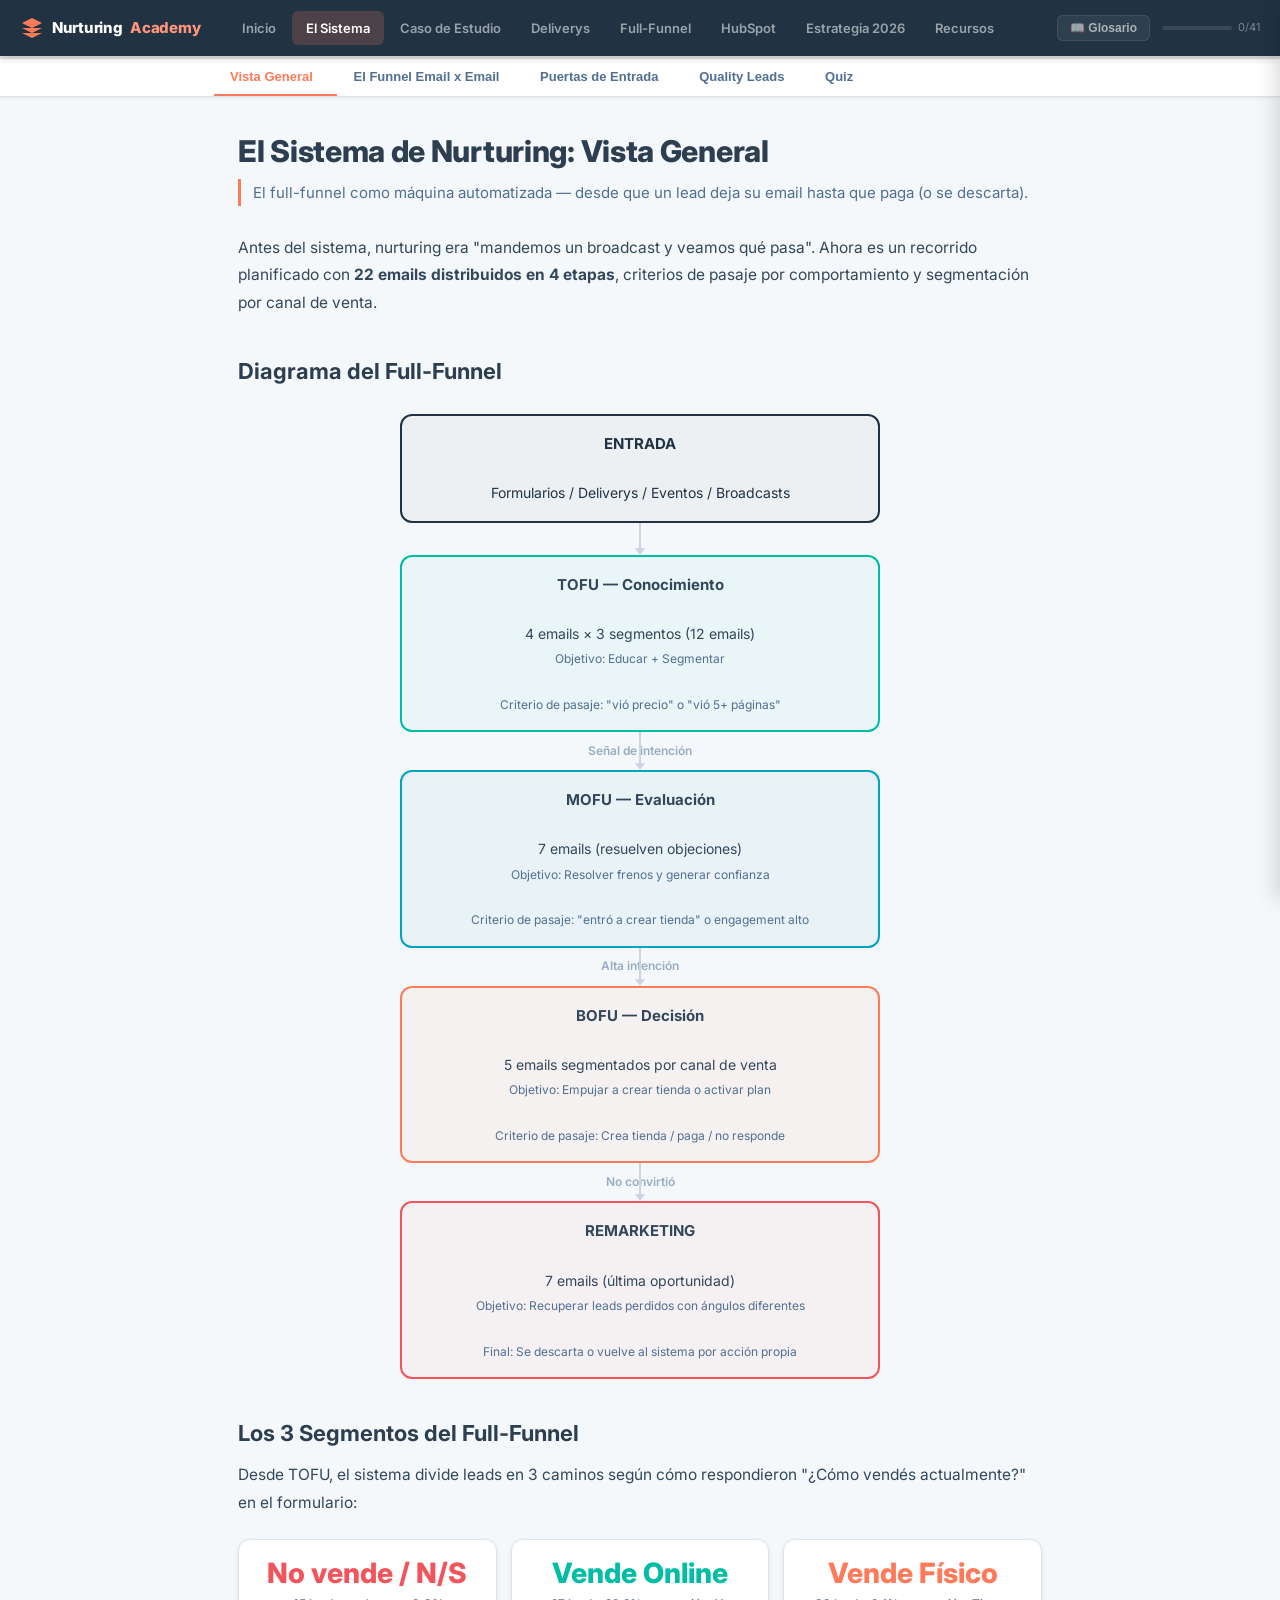
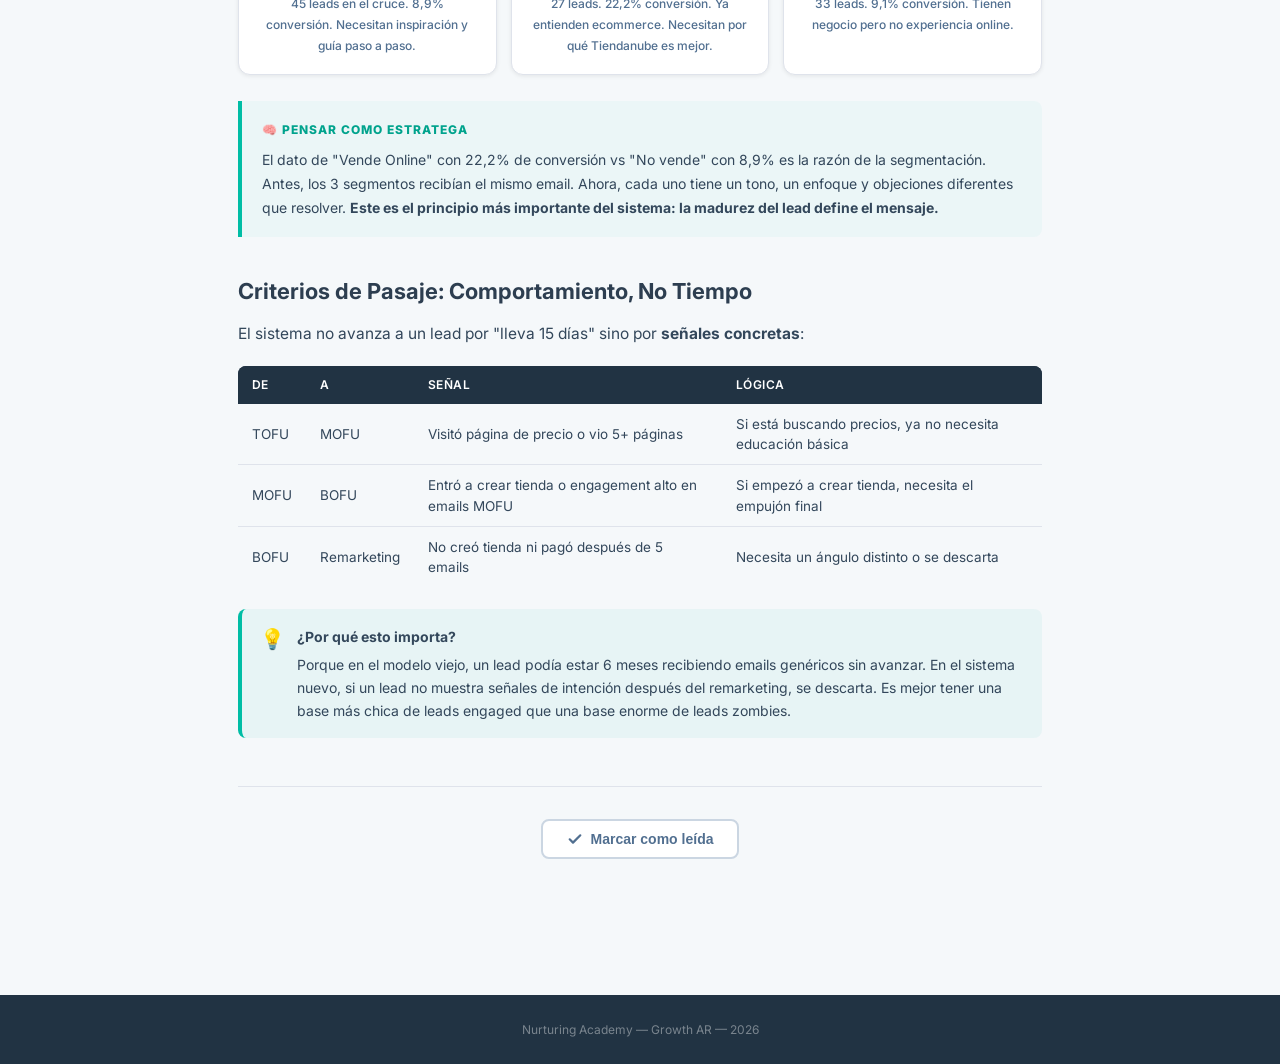
<file: sistema.html>
<!DOCTYPE html>
<html lang="es">
<head>
<meta charset="UTF-8">
<meta name="viewport" content="width=device-width,initial-scale=1.0">
<title>El Sistema — Nurturing Academy</title>
<link href="https://fonts.googleapis.com/css2?family=Inter:wght@400;500;600;700;800&display=swap" rel="stylesheet">
<link rel="stylesheet" href="style.css">
</head>
<body>

<!-- HEADER -->
<header class="app-header">
  <div class="header-logo">
    <svg viewBox="0 0 24 24"><path d="M12 2L2 7l10 5 10-5-10-5zM2 17l10 5 10-5M2 12l10 5 10-5"/></svg>
    Nurturing <span>Academy</span>
  </div>
  <nav class="header-tabs">
    <a href="index.html" class="header-tab">Inicio</a>
    <a href="sistema.html" class="header-tab" data-page="sistema">El Sistema</a>
    <a href="analisis.html" class="header-tab">Caso de Estudio</a>
    <a href="deliverys.html" class="header-tab">Deliverys</a>
    <a href="full-funnel.html" class="header-tab">Full-Funnel</a>
    <a href="herramientas.html" class="header-tab">HubSpot</a>
    <a href="estrategia.html" class="header-tab">Estrategia 2026</a>
    <a href="recursos.html" class="header-tab">Recursos</a>
  </nav>
  <div class="header-right">
    <button class="glos-trigger" id="glos-btn">📖 Glosario</button>
    <div class="progress-mini"><div class="progress-mini-bar"><div class="progress-mini-fill" style="width:0%"></div></div><span class="progress-text">0/27</span></div>
  </div>
</header>
<div class="progress-strip"><div class="progress-strip-fill" style="width:0%"></div></div>

<main class="app-main">
<div class="page active" data-page="sistema">

  <div class="sub-tabs-wrap">
    <div class="sub-tabs">
      <button class="sub-tab active" data-sub="sis-vision">Vista General <span class="check-icon"></span></button>
      <button class="sub-tab" data-sub="sis-funnel">El Funnel Email x Email <span class="check-icon"></span></button>
      <button class="sub-tab" data-sub="sis-puertas">Puertas de Entrada <span class="check-icon"></span></button>
      <button class="sub-tab" data-sub="sis-ql">Quality Leads <span class="check-icon"></span></button>
      <button class="sub-tab" data-sub="sis-quiz">Quiz <span class="check-icon"></span></button>
    </div>
  </div>

  <!-- ─── Vista General ─── -->
  <div class="sub-page active" data-sub="sis-vision">
    <div class="content-wrap">
      <div class="article">
        <h1>El Sistema de Nurturing: Vista General</h1>
        <p class="subtitle">El full-funnel como máquina automatizada — desde que un lead deja su email hasta que paga (o se descarta).</p>

        <p>Antes del sistema, nurturing era "mandemos un broadcast y veamos qué pasa". Ahora es un recorrido planificado con <strong>22 emails distribuidos en 4 etapas</strong>, criterios de pasaje por comportamiento y segmentación por canal de venta.</p>

        <h2>Diagrama del Full-Funnel</h2>

        <div class="flow-diagram">
          <div class="flow-row">
            <div class="flow-box flow-entry">
              <strong>ENTRADA</strong><br>
              Formularios / Deliverys / Eventos / Broadcasts
            </div>
          </div>
          <div class="flow-arrow"></div>
          <div class="flow-row">
            <div class="flow-box flow-tofu">
              <strong>TOFU — Conocimiento</strong><br>
              4 emails × 3 segmentos (12 emails)<br>
              <small>Objetivo: Educar + Segmentar</small><br>
              <small>Criterio de pasaje: "vió precio" o "vió 5+ páginas"</small>
            </div>
          </div>
          <div class="flow-arrow">Señal de intención</div>
          <div class="flow-row">
            <div class="flow-box flow-mofu">
              <strong>MOFU — Evaluación</strong><br>
              7 emails (resuelven objeciones)<br>
              <small>Objetivo: Resolver frenos y generar confianza</small><br>
              <small>Criterio de pasaje: "entró a crear tienda" o engagement alto</small>
            </div>
          </div>
          <div class="flow-arrow">Alta intención</div>
          <div class="flow-row">
            <div class="flow-box flow-bofu">
              <strong>BOFU — Decisión</strong><br>
              5 emails segmentados por canal de venta<br>
              <small>Objetivo: Empujar a crear tienda o activar plan</small><br>
              <small>Criterio de pasaje: Crea tienda / paga / no responde</small>
            </div>
          </div>
          <div class="flow-arrow">No convirtió</div>
          <div class="flow-row">
            <div class="flow-box flow-remark">
              <strong>REMARKETING</strong><br>
              7 emails (última oportunidad)<br>
              <small>Objetivo: Recuperar leads perdidos con ángulos diferentes</small><br>
              <small>Final: Se descarta o vuelve al sistema por acción propia</small>
            </div>
          </div>
        </div>

        <h2>Los 3 Segmentos del Full-Funnel</h2>
        <p>Desde TOFU, el sistema divide leads en 3 caminos según cómo respondieron "¿Cómo vendés actualmente?" en el formulario:</p>

        <div class="stat-grid">
          <div class="stat-card">
            <div class="stat-value danger">No vende / N/S</div>
            <div class="stat-label">45 leads en el cruce. 8,9% conversión. Necesitan inspiración y guía paso a paso.</div>
          </div>
          <div class="stat-card">
            <div class="stat-value teal">Vende Online</div>
            <div class="stat-label">27 leads. 22,2% conversión. Ya entienden ecommerce. Necesitan por qué Tiendanube es mejor.</div>
          </div>
          <div class="stat-card">
            <div class="stat-value coral">Vende Físico</div>
            <div class="stat-label">33 leads. 9,1% conversión. Tienen negocio pero no experiencia online.</div>
          </div>
        </div>

        <div class="callout-strategy">
          <div class="cs-title">🧠 Pensar como Estratega</div>
          <p>El dato de "Vende Online" con 22,2% de conversión vs "No vende" con 8,9% es la razón de la segmentación. Antes, los 3 segmentos recibían el mismo email. Ahora, cada uno tiene un tono, un enfoque y objeciones diferentes que resolver. <strong>Este es el principio más importante del sistema: la madurez del lead define el mensaje.</strong></p>
        </div>

        <h2>Criterios de Pasaje: Comportamiento, No Tiempo</h2>
        <p>El sistema no avanza a un lead por "lleva 15 días" sino por <strong>señales concretas</strong>:</p>
        <table class="data-table">
          <thead><tr><th>De</th><th>A</th><th>Señal</th><th>Lógica</th></tr></thead>
          <tbody>
            <tr><td>TOFU</td><td>MOFU</td><td>Visitó página de precio o vio 5+ páginas</td><td>Si está buscando precios, ya no necesita educación básica</td></tr>
            <tr><td>MOFU</td><td>BOFU</td><td>Entró a crear tienda o engagement alto en emails MOFU</td><td>Si empezó a crear tienda, necesita el empujón final</td></tr>
            <tr><td>BOFU</td><td>Remarketing</td><td>No creó tienda ni pagó después de 5 emails</td><td>Necesita un ángulo distinto o se descarta</td></tr>
          </tbody>
        </table>

        <div class="callout callout-insight">
          <div class="callout-icon">💡</div>
          <div class="callout-body">
            <strong>¿Por qué esto importa?</strong>
            <p>Porque en el modelo viejo, un lead podía estar 6 meses recibiendo emails genéricos sin avanzar. En el sistema nuevo, si un lead no muestra señales de intención después del remarketing, se descarta. Es mejor tener una base más chica de leads engaged que una base enorme de leads zombies.</p>
          </div>
        </div>
      </div>

      <div class="mark-read-wrap">
        <button class="mark-read-btn" data-section="sis-vision" onclick="markAsRead('sis-vision')">
          <svg width="16" height="16" viewBox="0 0 16 16" fill="none"><path d="M13.3 4.3L6 11.6L2.7 8.3" stroke="currentColor" stroke-width="2.2" stroke-linecap="round" stroke-linejoin="round"/></svg>
          <span>Marcar como leída</span>
        </button>
      </div>
    </div>
  </div>

  <!-- ─── El Funnel Email x Email ─── -->
  <div class="sub-page" data-sub="sis-funnel">
    <div class="content-wrap">
      <div class="article">
        <h1>El Funnel Email por Email</h1>
        <p class="subtitle">Cada email tiene una función estratégica. Acá vas a ver qué dice cada uno, por qué y cómo se conecta con el siguiente.</p>

        <!-- TOFU -->
        <h2>TOFU — Top of Funnel (4 emails por segmento)</h2>
        <p><strong>Objetivo:</strong> Educar al lead sobre ecommerce y segmentarlo según comportamiento. No se vende. Se genera confianza.</p>
        <p><strong>Criterio de entrada:</strong> Lead nuevo que completó formulario o descargó recurso.</p>
        <p><strong>Criterio de salida:</strong> "Vio precio" o "visitó 5+ páginas" → Pasa a MOFU.</p>

        <div class="accordion">
          <div class="accordion-item">
            <button class="accordion-trigger">TOFU Email 1 — "Estás un paso más cerca de hacer tus sueños realidad" <span class="arrow">▼</span></button>
            <div class="accordion-body"><div class="accordion-body-inner">
              <div class="email-showcase">
                <div class="es-header">
                  <span class="es-tag tofu">TOFU</span>
                  <span class="es-num">Email 1 de 4</span>
                </div>
                <div class="es-meta">
                  <div><strong>Subject:</strong> ¡Estás un paso más cerca de hacer tus sueños realidad!</div>
                  <div><strong>Preheader:</strong> Empezar tu negocio online es más fácil de lo que pensás</div>
                  <div><strong>Segmento:</strong> No vende / No se sabe</div>
                </div>
                <div class="es-body">
                  <p><em>"¡Hola! Sabemos que dar el primer paso puede ser intimidante, pero la buena noticia es que no estás solo/a. Miles de personas como vos ya hicieron realidad su sueño de tener un negocio online con Tiendanube."</em></p>
                  <p><em>CTA: "Descubrí cómo empezar" → Blog educativo</em></p>
                </div>
                <div class="es-analysis">
                  <h4>Análisis estratégico</h4>
                  <p><strong>Función:</strong> Bienvenida + normalización. Le dice al lead "estás haciendo lo correcto" y reduce la ansiedad de empezar.</p>
                  <p><strong>Por qué no vende acá:</strong> Porque el lead acaba de entrar. Todavía no sabe si Tiendanube es para él. Si le metemos un CTA de "Crear tienda" acá, lo espantamos.</p>
                  <p><strong>CTA hacia blog:</strong> El objetivo es que consuma contenido, no que compre. Así se mide si tiene interés real (vuelve a la web, ve más páginas) o si es un lead fantasma.</p>
                </div>
              </div>
            </div></div>
          </div>

          <div class="accordion-item">
            <button class="accordion-trigger">TOFU Email 2 — "6 historias de emprendedores para inspirarte" <span class="arrow">▼</span></button>
            <div class="accordion-body"><div class="accordion-body-inner">
              <div class="email-showcase">
                <div class="es-header">
                  <span class="es-tag tofu">TOFU</span>
                  <span class="es-num">Email 2 de 4</span>
                </div>
                <div class="es-meta">
                  <div><strong>Subject:</strong> 6 historias de emprendedores que te van a inspirar</div>
                  <div><strong>Preheader:</strong> Sus sueños se hicieron realidad... los tuyos también pueden</div>
                  <div><strong>Segmento:</strong> Todos (general)</div>
                </div>
                <div class="es-body">
                  <p><em>Casos de éxito reales: emprendedores que empezaron con Tiendanube y hoy tienen negocios que facturan. Cada historia muestra un perfil diferente (ropa, comida, decoración, etc.).</em></p>
                  <p><em>CTA: "Conocé sus historias" → Página de casos de éxito</em></p>
                </div>
                <div class="es-analysis">
                  <h4>Análisis estratégico</h4>
                  <p><strong>Función:</strong> Social proof. El lead piensa "si ellos pudieron, yo también puedo". Es el segundo email — el momento de pasar de "me interesa" a "es posible".</p>
                  <p><strong>Por qué casos de éxito:</strong> Porque un lead que recién entra no cree en datos ni en features. Cree en historias de gente como él. La emoción precede a la lógica.</p>
                </div>
              </div>
            </div></div>
          </div>

          <div class="accordion-item">
            <button class="accordion-trigger">TOFU Email 3 — "Creá tu tienda en 6 pasos simples" <span class="arrow">▼</span></button>
            <div class="accordion-body"><div class="accordion-body-inner">
              <div class="email-showcase">
                <div class="es-header">
                  <span class="es-tag tofu">TOFU</span>
                  <span class="es-num">Email 3 de 4</span>
                </div>
                <div class="es-meta">
                  <div><strong>Subject:</strong> Creá tu tienda online en 6 pasos simples</div>
                  <div><strong>Preheader:</strong> Es más fácil de lo que pensás</div>
                </div>
                <div class="es-body">
                  <p><em>Guía paso a paso visual: elegir plantilla → cargar productos → configurar envíos → configurar pagos → personalizar → lanzar. Cada paso con link a tutorial específico.</em></p>
                  <p><em>CTA: "Empezá a crear tu tienda" → Página de registro</em></p>
                </div>
                <div class="es-analysis">
                  <h4>Análisis estratégico</h4>
                  <p><strong>Función:</strong> Reducir la percepción de complejidad. El lead ya sabe que es posible (Email 2). Ahora necesita saber que es <strong>fácil</strong>.</p>
                  <p><strong>Primer CTA a registro:</strong> Es recién el Email 3, después de 2 emails puramente educativos. El lead ya recibió inspiración, social proof, y ahora recibe una guía práctica. Este es el momento natural para invitarlo a probar.</p>
                </div>
              </div>
            </div></div>
          </div>

          <div class="accordion-item">
            <button class="accordion-trigger">TOFU Email 4 — "Cuánto sale crear tu tienda" <span class="arrow">▼</span></button>
            <div class="accordion-body"><div class="accordion-body-inner">
              <div class="email-showcase">
                <div class="es-header">
                  <span class="es-tag tofu">TOFU</span>
                  <span class="es-num">Email 4 de 4 — Último</span>
                </div>
                <div class="es-meta">
                  <div><strong>Subject:</strong> ¿Cuánto sale crear una tienda online?</div>
                  <div><strong>Preheader:</strong> Todos los costos, sin sorpresas</div>
                </div>
                <div class="es-body">
                  <p><em>Transparencia total sobre costos: plan gratuito vs planes pagos, comisiones, costos de dominio, etc. Comparativa con otras plataformas.</em></p>
                  <p><em>CTA: "Mirá los planes" → Página de precios</em></p>
                </div>
                <div class="es-analysis">
                  <h4>Análisis estratégico</h4>
                  <p><strong>Función:</strong> Resolver la objeción de precio. Si el lead llegó hasta el Email 4, está interesado. La pregunta "¿cuánto cuesta?" es la barrera natural. Responderla con transparencia genera confianza.</p>
                  <p><strong>CTA a precios:</strong> Si el lead hace clic y mira precios, eso <strong>activa el criterio de pasaje a MOFU</strong> ("vio precio"). El sistema detecta la señal y lo avanza automáticamente.</p>
                </div>
              </div>
              <div class="callout-strategy">
                <div class="cs-title">🧠 La lógica del TOFU completo</div>
                <p>Mirá la secuencia: <strong>Emoción → Social proof → Guía práctica → Precio</strong>. Cada email resuelve un freno específico en el orden natural en que piensa el lead. No es random. Es un embudo psicológico dentro del embudo técnico.</p>
              </div>
            </div></div>
          </div>
        </div>

        <!-- MOFU -->
        <h2>MOFU — Middle of Funnel (7 emails)</h2>
        <p><strong>Objetivo:</strong> Resolver objeciones específicas. El lead ya sabe qué es Tiendanube. Ahora necesita saber que <strong>funciona para él</strong>.</p>
        <p><strong>Criterio de entrada:</strong> Vio precio o visitó 5+ páginas.</p>
        <p><strong>Criterio de salida:</strong> Entró a crear tienda o engagement alto → Pasa a BOFU.</p>

        <div class="accordion">
          <div class="accordion-item">
            <button class="accordion-trigger">MOFU 1 — Envíos: "Hacé tus envíos más fáciles y rápidos" <span class="arrow">▼</span></button>
            <div class="accordion-body"><div class="accordion-body-inner">
              <div class="email-showcase">
                <div class="es-header"><span class="es-tag mofu">MOFU</span><span class="es-num">Email 1 de 7</span></div>
                <div class="es-meta">
                  <div><strong>Tema:</strong> Envíos integrados</div>
                  <div><strong>Objeción que resuelve:</strong> "Los envíos deben ser complicados y caros"</div>
                </div>
                <div class="es-body">
                  <p><em>"En Tiendanube, ya conectamos los principales medios de envío del país para que no tengas que preocuparte por nada..."</em></p>
                  <p><em>CTA: "Conocé las opciones de envío" → Guía de envíos</em></p>
                </div>
                <div class="es-analysis">
                  <h4>Análisis estratégico</h4>
                  <p><strong>¿Por qué envíos primero?</strong> Porque en Argentina, la logística es el freno #1 para emprendedores. "¿Cómo hago para enviar los productos?" es la primera pregunta práctica. Resolverla primero genera confianza inmediata.</p>
                </div>
              </div>
            </div></div>
          </div>

          <div class="accordion-item">
            <button class="accordion-trigger">MOFU 2 — Medios de pago: "Cobrá como quieras" <span class="arrow">▼</span></button>
            <div class="accordion-body"><div class="accordion-body-inner">
              <div class="email-showcase">
                <div class="es-header"><span class="es-tag mofu">MOFU</span><span class="es-num">Email 2 de 7</span></div>
                <div class="es-meta">
                  <div><strong>Tema:</strong> Medios de pago integrados</div>
                  <div><strong>Objeción:</strong> "¿Podré cobrar con tarjeta? ¿Mercado Pago?"</div>
                </div>
                <div class="es-body">
                  <p><em>"Mercado Pago, tarjetas de crédito, transferencias... Todos los medios de pago que tus clientes usan, listos para que empieces a cobrar desde el primer día."</em></p>
                </div>
                <div class="es-analysis">
                  <h4>Análisis estratégico</h4>
                  <p><strong>Secuencia lógica:</strong> Después de envíos viene pagos. Son las dos "patas operativas" de un ecommerce. Si un lead sabe que puede enviar Y cobrar fácilmente, el 70% de sus preocupaciones prácticas están resueltas.</p>
                </div>
              </div>
            </div></div>
          </div>

          <div class="accordion-item">
            <button class="accordion-trigger">MOFU 3 — Diseño: "Tu tienda con tu estilo" <span class="arrow">▼</span></button>
            <div class="accordion-body"><div class="accordion-body-inner">
              <div class="email-showcase">
                <div class="es-header"><span class="es-tag mofu">MOFU</span><span class="es-num">Email 3 de 7</span></div>
                <div class="es-meta">
                  <div><strong>Tema:</strong> Diseño y personalización</div>
                  <div><strong>Objeción:</strong> "Si no sé programar, ¿mi tienda va a verse profesional?"</div>
                </div>
                <div class="es-body">
                  <p><em>"+65 plantillas gratuitas, personalizables sin código. Arrastrá y soltá. Tu marca, tu estilo, tu tienda."</em></p>
                </div>
                <div class="es-analysis">
                  <h4>Análisis estratégico</h4>
                  <p><strong>Función emocional:</strong> Pasamos de lo práctico (envíos, pagos) a lo emocional (diseño, identidad). El lead ya sabe que funciona. Ahora necesita sentir que va a ser <em>suya</em>.</p>
                </div>
              </div>

              <div class="before-after">
                <h4>Tu Mirada Editorial — Optimización MOFU</h4>
                <div class="ba-cols">
                  <div class="ba-before">
                    <h5>Antes (versión original)</h5>
                    <p class="ba-subject"><strong>Subject:</strong> "Diseñá tu tienda online como un profesional"</p>
                    <p>Enfoque en features: "65 plantillas", "editor drag & drop", "personalización avanzada".</p>
                  </div>
                  <div class="ba-after">
                    <h5>Después (tu versión)</h5>
                    <p class="ba-subject"><strong>Subject:</strong> "Tu tienda con tu estilo" (más corto, más emocional)</p>
                    <p>Enfoque en el usuario: "Tu marca, tu estilo". Se redujeron las features y se amplió la conexión emocional. Cuerpo más corto, más directo.</p>
                  </div>
                </div>
                <div class="ba-result">
                  <strong>Resultado:</strong> Pendiente de medición comparativa. La hipótesis: un subject más corto y emocional genera mejor OR.
                </div>
              </div>
            </div></div>
          </div>

          <div class="accordion-item">
            <button class="accordion-trigger">MOFU 4 — Precios: "Planes desde $0" <span class="arrow">▼</span></button>
            <div class="accordion-body"><div class="accordion-body-inner">
              <div class="email-showcase">
                <div class="es-header"><span class="es-tag mofu">MOFU</span><span class="es-num">Email 4 de 7</span></div>
                <div class="es-meta">
                  <div><strong>Tema:</strong> Planes y precios</div>
                  <div><strong>Objeción:</strong> "¿Y si es muy caro para mí?"</div>
                </div>
                <div class="es-analysis">
                  <h4>Análisis estratégico</h4>
                  <p>El lead ya visitó la página de precios (por eso está en MOFU). Pero visitarla no significa que haya entendido el modelo. Este email explica la lógica: plan gratuito sin compromiso → upgradear cuando crezca. Reduce el riesgo percibido a cero.</p>
                </div>
              </div>
            </div></div>
          </div>

          <div class="accordion-item">
            <button class="accordion-trigger">MOFU 5 — IA: "La IA que vende por vos" <span class="arrow">▼</span></button>
            <div class="accordion-body"><div class="accordion-body-inner">
              <div class="email-showcase">
                <div class="es-header"><span class="es-tag mofu">MOFU</span><span class="es-num">Email 5 de 7</span></div>
                <div class="es-meta">
                  <div><strong>Tema:</strong> Funcionalidades de IA</div>
                  <div><strong>Objeción:</strong> "¿Y si me lleva mucho tiempo?"</div>
                </div>
                <div class="es-body">
                  <p><em>"Tiendanube IA genera descripciones de productos, textos promocionales y respuestas a clientes en segundos. Vendé más, trabajá menos."</em></p>
                </div>
                <div class="es-analysis">
                  <h4>Análisis estratégico</h4>
                  <p><strong>Por qué IA en MOFU:</strong> Es un diferenciador. Otras plataformas ofrecen envíos, pagos y diseño. Pocas ofrecen IA integrada. Este email posiciona a Tiendanube como la plataforma del futuro.</p>
                  <p>Además, el delivery de "IA para e-commerce" de Evolucion tuvo <strong>9% de conversión a payment</strong> — el tema de IA es el que más conecta con la intención de compra.</p>
                </div>
              </div>
            </div></div>
          </div>

          <div class="accordion-item">
            <button class="accordion-trigger">MOFU 6 — Apps: "Tu tienda puede hacer eso" <span class="arrow">▼</span></button>
            <div class="accordion-body"><div class="accordion-body-inner">
              <div class="email-showcase">
                <div class="es-header"><span class="es-tag mofu">MOFU</span><span class="es-num">Email 6 de 7</span></div>
                <div class="es-meta">
                  <div><strong>Tema:</strong> Ecosistema de aplicaciones (+150 apps)</div>
                  <div><strong>Objeción:</strong> "¿Y si necesito algo que Tiendanube no tiene?"</div>
                </div>
                <div class="es-analysis">
                  <h4>Análisis estratégico</h4>
                  <p>La objeción de "le va a faltar algo" es real. Este email muestra que Tiendanube tiene un ecosistema abierto: si necesitás algo, hay una app para eso. No es una plataforma cerrada.</p>
                </div>
              </div>
            </div></div>
          </div>

          <div class="accordion-item">
            <button class="accordion-trigger">MOFU 7 — "Tu negocio, listo para dar el salto" <span class="arrow">▼</span></button>
            <div class="accordion-body"><div class="accordion-body-inner">
              <div class="email-showcase">
                <div class="es-header"><span class="es-tag mofu">MOFU</span><span class="es-num">Email 7 de 7 — Cierre</span></div>
                <div class="es-meta">
                  <div><strong>Tema:</strong> Recapitulación + empujón</div>
                  <div><strong>Función:</strong> Recapitular todo lo aprendido y mover a acción</div>
                </div>
                <div class="es-analysis">
                  <h4>Análisis estratégico</h4>
                  <p>Último email de MOFU. Recapitula: "Ya sabés que podés enviar, cobrar, diseñar, integrar IA y apps. ¿Qué te falta?" Es el puente a BOFU — el lead que no actuó después de 7 emails con objeciones resueltas necesita un empujón diferente.</p>
                </div>
              </div>

              <div class="callout-strategy">
                <div class="cs-title">🧠 La lógica del MOFU completo</div>
                <p>Secuencia: <strong>Envíos → Pagos → Diseño → Precios → IA → Apps → Cierre</strong>. Cada email resuelve UNA objeción. No mezcla temas. No abruma. Es como una conversación donde cada pregunta del lead se responde en el momento justo.</p>
                <p>El orden no es casual: primero lo práctico (envíos/pagos), luego lo emocional (diseño), luego lo racional (precio/IA/apps), y al final el empujón.</p>
              </div>
            </div></div>
          </div>
        </div>

        <!-- BOFU -->
        <h2>BOFU — Bottom of Funnel (5 emails segmentados)</h2>
        <p><strong>Objetivo:</strong> Empujar al lead a crear tienda o activar plan. Máxima personalización.</p>
        <p><strong>Criterio de entrada:</strong> Entró a crear tienda o engagement alto en MOFU.</p>

        <div class="callout-editorial">
          <div class="ce-title">✏️ Tu Mirada Editorial — Los BOFU</div>
          <p>Estos fueron los primeros emails que escribió Julián cuando llegó al área. Y vos los revisaste. Vamos a ver tu feedback real, que definió las reglas editoriales de los BOFU que usamos hoy.</p>
        </div>

        <div class="accordion">
          <div class="accordion-item">
            <button class="accordion-trigger">BOFU 1/5 — Segmentado por Sales Channel <span class="arrow">▼</span></button>
            <div class="accordion-body"><div class="accordion-body-inner">
              <p>El primer BOFU se envía en 3 versiones según el canal de venta:</p>
              <div class="stat-grid">
                <div class="stat-card"><div class="stat-value teal">Vende Online</div><div class="stat-label">"Redes Sociales / Marketplace / Tienda online" → CTA a crear tienda con foco en escalar</div></div>
                <div class="stat-card"><div class="stat-value coral">Vende Físico</div><div class="stat-label">"Tienda física" → CTA a crear tienda con foco en digitalizar</div></div>
                <div class="stat-card"><div class="stat-value navy">No vende / N/S</div><div class="stat-label">"Aún no vende" → CTA a crear tienda con foco en empezar fácil</div></div>
              </div>
              <p><strong>Cada versión habla desde la realidad del lead.</strong> No le decimos a alguien que ya vende por redes "es fácil empezar" — le decimos "es hora de escalar". No le decimos a alguien con tienda física "creá tu negocio" — le decimos "digitalizá tu local".</p>
            </div></div>
          </div>

          <div class="accordion-item">
            <button class="accordion-trigger">BOFU — Tu Feedback Editorial a Julián (10 reglas) <span class="arrow">▼</span></button>
            <div class="accordion-body"><div class="accordion-body-inner">
              <div class="callout-editorial">
                <div class="ce-title">✏️ Tu Mirada Editorial — Feedback Real</div>
                <p>Cuando Julián escribió los primeros BOFU, vos le diste estas correcciones. Son las 10 reglas editoriales que definieron el estándar de los emails de nurturing:</p>
                <blockquote>"Personalizar como un desarrollador queda alejado del emprendedor promedio."</blockquote>
                <p>Le marcaste que el tono era demasiado técnico para el público. Un emprendedor SMB no piensa en "personalización avanzada" — piensa en "que quede linda mi tienda".</p>

                <blockquote>"Emojis con moderación — los emojis no generan la misma 'confianza' que el lenguaje directo y humano."</blockquote>
                <p>Julián tendía a poner emojis en cada línea. Vos le mostraste que menos es más: un emoji bien puesto resalta; muchos emojis parecen spam.</p>

                <blockquote>"Menos bullet points, más narrativa fluida."</blockquote>
                <p>Los BOFU originales eran listas de features. Vos los transformaste en narrativas cortas que fluyen como una conversación, no como un catálogo.</p>

                <blockquote>"El primer párrafo tiene que enganchar — si no conecta en las primeras 2 líneas, no se lee."</blockquote>
                <p>Regla que ya aplicabas en los broadcasts. El subject abre el email; el primer párrafo decide si se lee.</p>

                <blockquote>"Si el CTA no es claro en 3 segundos, hay que reescribirlo."</blockquote>
                <p>Le marcaste que algunos CTAs eran demasiado creativos y no se entendía qué pasaba al hacer clic. "Descubrí tu potencial" no dice nada. "Creá tu tienda gratis" sí.</p>
              </div>

              <div class="callout-strategy">
                <div class="cs-title">🧠 Pensar como Estratega</div>
                <p>Fijate lo que pasó acá: Julián aportó la <strong>estructura estratégica</strong> (segmentación por sales channel, criterios de pasaje, flujo automatizado) y vos aportaste la <strong>ejecución creativa</strong> (tono, copy, CTAs). Ninguno de los dos por separado generaba un buen resultado. Los BOFU que funcionan hoy son la <strong>combinación de ambos</strong>.</p>
                <p class="cs-question">Preguntate: cuando leas un email nuevo del área, ¿ves primero la estructura (a quién va, cuándo, por qué) o el copy (tono, subject, CTA)? Lo ideal es ver ambos.</p>
              </div>
            </div></div>
          </div>
        </div>

        <!-- REMARKETING -->
        <h2>Remarketing (7 emails)</h2>
        <p><strong>Objetivo:</strong> Última oportunidad antes de descarte. Cambiar el ángulo completamente.</p>
        <p><strong>Criterio de entrada:</strong> Pasó por BOFU sin crear tienda ni pagar.</p>

        <div class="accordion">
          <div class="accordion-item">
            <button class="accordion-trigger">Lógica del Remarketing <span class="arrow">▼</span></button>
            <div class="accordion-body"><div class="accordion-body-inner">
              <p>Si un lead recibió 4 emails de TOFU + 7 de MOFU + 5 de BOFU = <strong>16 emails</strong> y no convirtió, claramente el approach actual no funciona para él. El remarketing usa ángulos completamente diferentes:</p>
              <ul>
                <li><strong>Urgencia real:</strong> Ofertas temporales, descuentos por activar plan</li>
                <li><strong>Social proof amplificado:</strong> Casos de éxito más agresivos, números reales de ventas</li>
                <li><strong>FOMO:</strong> "Otros emprendedores como vos ya están vendiendo"</li>
                <li><strong>Último aviso:</strong> "Vamos a dejar de escribirte" (honestidad radical)</li>
              </ul>
              <p><strong>¿Y si no funciona?</strong> Se descarta al lead. No se lo deja "zombificado" en la base. Un lead que no muestra señales después de 23 emails no va a convertir con el email 24.</p>
              <div class="callout callout-insight">
                <div class="callout-icon">💡</div>
                <div class="callout-body">
                  <strong>Dato del reporte de deliverys:</strong> De los 124 trials sin payment, el problema no era la activación sino el <strong>cierre</strong>. Todos habían creado trial. Un flujo de remarketing enfocado en trials vencidos podría ser el quick win más grande de 2026.
                </div>
              </div>
            </div></div>
          </div>
        </div>

        <!-- Flujo de Deliverys -->
        <h2>Flujo de Deliverys (secuencia paralela)</h2>
        <p>Los deliverys no son parte del full-funnel — son una <strong>puerta de entrada</strong> que funciona en paralelo.</p>

        <div class="accordion">
          <div class="accordion-item">
            <button class="accordion-trigger">Cómo funciona un Delivery <span class="arrow">▼</span></button>
            <div class="accordion-body"><div class="accordion-body-inner">
              <div class="flow-diagram">
                <div class="flow-row"><div class="flow-box flow-entry"><strong>Lead descarga recurso</strong><br>Form: nombre, email, teléfono, "¿Cómo vendés?"</div></div>
                <div class="flow-arrow"></div>
                <div class="flow-row"><div class="flow-box flow-tofu"><strong>Email del Descargable</strong><br>CTR 40-60% — Excepcional</div></div>
                <div class="flow-arrow">Retraso 2 min</div>
                <div class="flow-row"><div class="flow-box flow-mofu"><strong>¿Ya recibió Bienvenida?</strong><br>Sí → Sigue en flujo | No → ¿Es Evolución?</div></div>
                <div class="flow-arrow">SMB</div>
                <div class="flow-row"><div class="flow-box flow-bofu"><strong>Email de Bienvenidos</strong><br>CTR 2,14% — Cuello de botella</div></div>
                <div class="flow-arrow"></div>
                <div class="flow-row"><div class="flow-box flow-remark"><strong>TOFU (Full-Funnel)</strong><br>Mismo flujo para todos</div></div>
              </div>
              <div class="callout callout-danger">
                <div class="callout-icon">⚠️</div>
                <div class="callout-body">
                  <strong>El cuello de botella:</strong> Se pasa de 40-60% CTR en el descargable a solo 2,14% en el Bienvenidos. Se pierde el <strong>95% del engagement</strong>. El plan de acción propone reemplazar el email genérico de Bienvenidos por 3 BOFU segmentados por canal de venta.
                </div>
              </div>
            </div></div>
          </div>
        </div>
      </div>

      <div class="mark-read-wrap">
        <button class="mark-read-btn" data-section="sis-funnel" onclick="markAsRead('sis-funnel')">
          <svg width="16" height="16" viewBox="0 0 16 16" fill="none"><path d="M13.3 4.3L6 11.6L2.7 8.3" stroke="currentColor" stroke-width="2.2" stroke-linecap="round" stroke-linejoin="round"/></svg>
          <span>Marcar como leída</span>
        </button>
      </div>
    </div>
  </div>

  <!-- ─── Puertas de Entrada ─── -->
  <div class="sub-page" data-sub="sis-puertas">
    <div class="content-wrap">
      <div class="article">
        <h1>Puertas de Entrada al Sistema</h1>
        <p class="subtitle">Un lead puede entrar al full-funnel por múltiples caminos. Cada puerta tiene sus propias reglas.</p>

        <p>El sistema no depende de una sola fuente de leads. Estas son todas las formas en que un lead entra al ecosistema de nurturing:</p>

        <div class="accordion">
          <div class="accordion-item">
            <button class="accordion-trigger">1. Formularios Web (orgánico) <span class="arrow">▼</span></button>
            <div class="accordion-body"><div class="accordion-body-inner">
              <p><strong>Qué es:</strong> Lead que completa un formulario en tiendanube.com (registro, contacto, newsletter).</p>
              <p><strong>Volumen:</strong> Principal fuente de leads orgánicos.</p>
              <p><strong>Calidad:</strong> Media — depende de qué formulario completó.</p>
              <p><strong>Flujo:</strong> Entra directamente al TOFU del full-funnel.</p>
            </div></div>
          </div>

          <div class="accordion-item">
            <button class="accordion-trigger">2. Deliverys (descarga de recursos) <span class="arrow">▼</span></button>
            <div class="accordion-body"><div class="accordion-body-inner">
              <p><strong>Qué es:</strong> Lead que descarga un recurso gratuito (planilla, guía, checklist).</p>
              <p><strong>Volumen:</strong> ~1.052 envíos/mes (feb 2026).</p>
              <p><strong>Calidad:</strong> Alta en engagement (40-60% CTR). La conversión depende del tema.</p>
              <p><strong>Datos clave:</strong></p>
              <div class="stat-grid">
                <div class="stat-card"><div class="stat-value coral">60,7%</div><div class="stat-label">CTR Generador de SKU (mejor)</div></div>
                <div class="stat-card"><div class="stat-value teal">52,6%</div><div class="stat-label">CTR Calendario RRSS</div></div>
                <div class="stat-card"><div class="stat-value danger">9,4%</div><div class="stat-label">CTR Checklist tienda online (peor)</div></div>
              </div>
              <p>El Checklist para crear tienda online — el recurso más directamente relacionado con el producto — tiene el <strong>peor CTR</strong>. Paradoja que hay que resolver.</p>
            </div></div>
          </div>

          <div class="accordion-item">
            <button class="accordion-trigger">3. Eventos (webinars, Entrenamiento Nube) <span class="arrow">▼</span></button>
            <div class="accordion-body"><div class="accordion-body-inner">
              <p><strong>Qué es:</strong> Lead que se inscribe a un evento de Tiendanube.</p>
              <p><strong>Volumen:</strong> Picos altos pero esporádicos.</p>
              <p><strong>Calidad:</strong> Alta intención pero difícil de capitalizar sin journey dedicado.</p>
              <p><strong>Caso real — Webinar Adquisición:</strong> 4.143 inscriptos → 136 tiendas → solo 4 payments. Mucho volumen, poca conversión.</p>
              <p><strong>2026:</strong> Se planifica journey post-evento dedicado, WhatsApp post-evento, Zoom conectado al CRM.</p>
            </div></div>
          </div>

          <div class="accordion-item">
            <button class="accordion-trigger">4. Broadcasts (campañas masivas) <span class="arrow">▼</span></button>
            <div class="accordion-body"><div class="accordion-body-inner">
              <p><strong>Qué es:</strong> Emails masivos enviados a toda la base o segmentos grandes.</p>
              <p><strong>Volumen:</strong> El más alto de todos — pueden impactar a decenas de miles de leads.</p>
              <p><strong>Calidad:</strong> Variable. 8% de conversión vs 66,7% del flujo Delivery.</p>
              <p><strong>Rol en 2026:</strong> Pasan de ser "la estrella" a ser "combustible del sistema". Su función es <strong>alimentar los flujos automatizados</strong>. Un broadcast promueve la descarga de un recurso (delivery) que activa el flujo que mejor convierte.</p>
              <div class="callout-strategy">
                <div class="cs-title">🧠 Pensar como Estratega</div>
                <p>El broadcast de "La Lapicera" que vos escribiste generó 6 payments. Impresionante como campaña aislada. Pero si ese broadcast hubiera promovido un delivery que alimentara el full-funnel, el sistema podría haber generado más payments con el mismo esfuerzo creativo.</p>
                <p class="cs-question">Esta es la diferencia entre campañas y sistema: el broadcast no desaparece — se reconvierte en una pieza del rompecabezas más grande.</p>
              </div>
            </div></div>
          </div>

          <div class="accordion-item">
            <button class="accordion-trigger">5. WhatsApp (2026 — en desarrollo) <span class="arrow">▼</span></button>
            <div class="accordion-body"><div class="accordion-body-inner">
              <p><strong>Qué es:</strong> Canal de mensajería directa como herramienta de cierre.</p>
              <p><strong>Volumen:</strong> Todavía no implementado. Proyecto activo en Q1 2026.</p>
              <p><strong>Rol:</strong> No reemplaza al email — lo <strong>complementa en el momento de cierre</strong>. Cuando un lead está en BOFU y no responde emails, un mensaje de WhatsApp puede ser el empujón final.</p>
              <p><strong>Por qué WhatsApp:</strong> En Argentina, el 95% de los emprendedores usa WhatsApp como canal principal. Escribirles ahí es hablarles donde ya están.</p>
            </div></div>
          </div>

          <div class="accordion-item">
            <button class="accordion-trigger">6. Afiliados que re-entran <span class="arrow">▼</span></button>
            <div class="accordion-body"><div class="accordion-body-inner">
              <p><strong>Qué es:</strong> Usuarios que tuvieron tienda activa, la cerraron, y vuelven a interactuar.</p>
              <p><strong>Volumen:</strong> Bajo pero valioso — son leads que ya conocen la plataforma.</p>
              <p><strong>2026:</strong> Win-back flow dedicado. No tiene sentido mandarles un TOFU educativo — ya saben qué es Tiendanube. Necesitan una razón para volver (nuevas features, mejores precios, campaña de temporada).</p>
            </div></div>
          </div>
        </div>

        <div class="callout callout-insight">
          <div class="callout-icon">💡</div>
          <div class="callout-body">
            <strong>Resumen visual de puertas</strong>
            <p>Formularios + Deliverys + Eventos → Full-Funnel (TOFU → MOFU → BOFU)<br>
            Broadcasts → Alimentan las puertas de arriba<br>
            WhatsApp → Canal de cierre (BOFU)<br>
            Afiliados re-entrantes → Win-back flow separado</p>
          </div>
        </div>
      </div>

      <div class="mark-read-wrap">
        <button class="mark-read-btn" data-section="sis-puertas" onclick="markAsRead('sis-puertas')">
          <svg width="16" height="16" viewBox="0 0 16 16" fill="none"><path d="M13.3 4.3L6 11.6L2.7 8.3" stroke="currentColor" stroke-width="2.2" stroke-linecap="round" stroke-linejoin="round"/></svg>
          <span>Marcar como leída</span>
        </button>
      </div>
    </div>
  </div>

  <!-- ─── Quality Leads ─── -->
  <div class="sub-page" data-sub="sis-ql">
    <div class="content-wrap">
      <div class="article">
        <h1>Quality Leads: Los 8 Perfiles de Usuario</h1>
        <p class="subtitle">El modelo predictivo de ADVISIA Analytics que define la calidad de cada trial en las primeras 72 horas.</p>

        <h2>Por qué esto importa para Nurturing</h2>
        <p>Cada lead que crea un trial no es igual. El modelo de Quality Leads clasifica a cada trial en uno de <strong>8 perfiles</strong> basados en su comportamiento real, no en lo que dice un formulario. Esto tiene implicancias directas para nurturing: <strong>no tiene sentido mandarle 16 emails a alguien que nunca va a pagar</strong>.</p>

        <div class="callout-strategy">
          <div class="cs-title">🧠 Pensar como Estratega</div>
          <p>El modelo de Quality Leads responde la pregunta más importante: <strong>"¿A quién le estamos escribiendo?"</strong> Si el 44% de los trials son "Fantasmas Freemium" que nunca van a convertir, cada email que les mandamos es un desperdicio de capacidad de envío. Nurturing debería priorizar a los perfiles con mayor probabilidad de pago.</p>
        </div>

        <h2>Los 8 Perfiles</h2>
        <p>El modelo cruza 2 ejes: <strong>nivel de actividad</strong> (qué tanto usa la plataforma) y <strong>tipo de registro</strong> (CPF = persona física, CNPJ = empresa). El CNPJ es la señal más fuerte de intención real.</p>

        <div class="accordion">
          <div class="accordion-item">
            <button class="accordion-trigger">Fantasma Freemium — 44% de trials, CVR 7% <span class="arrow">▼</span></button>
            <div class="accordion-body"><div class="accordion-body-inner">
              <p><strong>Quiénes son:</strong> Crearon la tienda y no hicieron nada más. No subieron productos, no configuraron nada, no volvieron. Son casi la mitad de todos los trials.</p>
              <p><strong>CVR 7%:</strong> Bajo, pero en volumen absoluto son muchos. 7% de un grupo enorme sigue siendo relevante.</p>
              <p><strong>Implicancia para nurturing:</strong> No vale la pena mandarles toda la secuencia completa del full-funnel. Un approach más eficiente: 2-3 emails cortos de activación y, si no responden, moverlos a una lista de bajo engagement y reducir la frecuencia.</p>
            </div></div>
          </div>

          <div class="accordion-item">
            <button class="accordion-trigger">Fantasma Trials — 10% de trials, CVR 10% <span class="arrow">▼</span></button>
            <div class="accordion-body"><div class="accordion-body-inner">
              <p><strong>Quiénes son:</strong> Hicieron algo mínimo (una o dos acciones) pero después desaparecieron. Mostraron intención inicial pero no la sostuvieron.</p>
              <p><strong>CVR 10%:</strong> Mejor que Fantasma Freemium. La diferencia es que estos al menos intentaron.</p>
              <p><strong>Implicancia para nurturing:</strong> Son candidatos para remarketing. Ya tuvieron contacto con la plataforma — un email que les recuerde lo que dejaron a medio hacer puede reactivarlos.</p>
            </div></div>
          </div>

          <div class="accordion-item">
            <button class="accordion-trigger">Curiosos Freemium CPF — 25% de trials, CVR 5% <span class="arrow">▼</span></button>
            <div class="accordion-body"><div class="accordion-body-inner">
              <p><strong>Quiénes son:</strong> Personas físicas (CPF) que exploran la plataforma, miran funcionalidades, pero no dan señales claras de intención de pago. Son "turistas".</p>
              <p><strong>CVR 5%:</strong> El más bajo. Mucho volumen (25% de trials) pero poquísima conversión.</p>
              <p><strong>Implicancia para nurturing:</strong> El contenido educativo (TOFU) funciona bien acá — necesitan entender el valor antes de considerar pagar. Pero hay que ser eficientes: no gastar 7 emails de MOFU en alguien que probablemente no va a convertir.</p>
            </div></div>
          </div>

          <div class="accordion-item">
            <button class="accordion-trigger">Curiosos Freemium CNPJ — 13% de trials, CVR 13% <span class="arrow">▼</span></button>
            <div class="accordion-body"><div class="accordion-body-inner">
              <p><strong>Quiénes son:</strong> Empresas (CNPJ) que exploran pero no se comprometen aún. A diferencia de los CPF, ya tienen un negocio detrás.</p>
              <p><strong>CVR 13%:</strong> Más del doble que los CPF curiosos. El CNPJ es un indicador de seriedad.</p>
              <p><strong>Implicancia para nurturing:</strong> Estos merecen la secuencia completa. Son empresas reales evaluando la plataforma. El contenido de MOFU (casos de éxito, comparativas, objection handling) les habla directamente.</p>
            </div></div>
          </div>

          <div class="accordion-item">
            <button class="accordion-trigger">Interesados Trials CPF — 9% de trials, CVR 2% <span class="arrow">▼</span></button>
            <div class="accordion-body"><div class="accordion-body-inner">
              <p><strong>Quiénes son:</strong> Personas físicas que muestran interés (configuran cosas, suben productos) pero no convierten. Están activos pero indecisos.</p>
              <p><strong>CVR 2%:</strong> Paradójicamente bajo. Están activos pero no pagan. Puede ser que les falta un empujón económico, o que la plataforma no resuelve su necesidad real.</p>
              <p><strong>Implicancia para nurturing:</strong> Son candidatos para BOFU agresivo: descuentos, urgencia, casos de éxito de personas similares. También para el test de WhatsApp como canal de cierre personal.</p>
            </div></div>
          </div>

          <div class="accordion-item">
            <button class="accordion-trigger">Interesados Trials CNPJ — 2% de trials, CVR 40% <span class="arrow">▼</span></button>
            <div class="accordion-body"><div class="accordion-body-inner">
              <p><strong>Quiénes son:</strong> Empresas que muestran interés activo. Configuran, suben productos, exploran funcionalidades avanzadas.</p>
              <p><strong>CVR 40%:</strong> Altísimo. 4 de cada 10 pagan. Son el perfil más valioso después de los Determinados CNPJ.</p>
              <p><strong>Implicancia para nurturing:</strong> <strong>No los molestes con TOFU.</strong> Estos necesitan ir directo a BOFU: pricing, planes, soporte personalizado. Cada email TOFU que reciben es un email que retrasa su conversión.</p>
            </div></div>
          </div>

          <div class="accordion-item">
            <button class="accordion-trigger">Determinados Trials CPF — 7% de trials, CVR 2% <span class="arrow">▼</span></button>
            <div class="accordion-body"><div class="accordion-body-inner">
              <p><strong>Quiénes son:</strong> Personas físicas muy activas. Configuran todo, suben productos, personalizan la tienda. Están determinados pero no convierten.</p>
              <p><strong>CVR 2%:</strong> El mismo problema que Interesados CPF: alta actividad, baja conversión. Posiblemente el precio es una barrera para individuos.</p>
              <p><strong>Implicancia para nurturing:</strong> Estos son los mejores candidatos para descuentos y ofertas especiales. Si ya hicieron todo el trabajo de configurar la tienda, lo único que falta es el trigger económico.</p>
            </div></div>
          </div>

          <div class="accordion-item">
            <button class="accordion-trigger">Determinados Trials CNPJ — 2% de trials, CVR 66% <span class="arrow">▼</span></button>
            <div class="accordion-body"><div class="accordion-body-inner">
              <p><strong>Quiénes son:</strong> Empresas que van con todo. Configuran, suben catálogo completo, integran pagos. Son el perfil ideal.</p>
              <p><strong>CVR 66%:</strong> Dos de cada tres pagan. Este es el norte al que apunta todo el sistema de nurturing: generar más Determinados CNPJ.</p>
              <p><strong>Implicancia para nurturing:</strong> No necesitan nurturing — necesitan <strong>onboarding</strong>. Que no se traben en ningún paso técnico. Que tengan soporte inmediato. Un email de nurturing acá sobra; un mensaje de WhatsApp con soporte directo convierte.</p>
            </div></div>
          </div>
        </div>

        <h2>Las 15 Variables que Predicen la Conversión</h2>
        <p>El modelo de ADVISIA identificó las variables más importantes para predecir si un trial va a pagar:</p>

        <table class="data-table">
          <thead><tr><th>#</th><th>Variable</th><th>Por qué importa</th></tr></thead>
          <tbody>
            <tr><td>1</td><td>Hora de la última acción</td><td>Si la última acción fue hace 3+ días, el trial está fríomuerto</td></tr>
            <tr><td>2</td><td>Plan pago seleccionado</td><td>Si ya eligió plan, la intención de pago es real</td></tr>
            <tr><td>3</td><td>CNPJ registrado</td><td>Empresa > Persona. CNPJ convierte 3-8x más</td></tr>
            <tr><td>4</td><td>Accesos al admin</td><td>Más accesos = más engagement = más probabilidad de pago</td></tr>
            <tr><td>5</td><td>Períodos con acción</td><td>Actividad sostenida en el tiempo, no un solo pico</td></tr>
            <tr><td>6</td><td>Acciones realizadas</td><td>Volumen total de interacciones con la plataforma</td></tr>
            <tr><td>7</td><td>Acceso al checkout</td><td>Si visitó el checkout, está considerando pagar</td></tr>
            <tr><td>8</td><td>Customización de la tienda</td><td>Personalizar = sentir la tienda como propia</td></tr>
            <tr><td>9</td><td>Productos cargados</td><td>Subir productos es la señal #1 de intención real</td></tr>
            <tr><td>10</td><td>Integración de pagos</td><td>Configurar pagos = prepararse para vender</td></tr>
            <tr><td>11-15</td><td>Configuración de envíos, dominio, diseño, apps, SEO</td><td>Cada configuración adicional refuerza el compromiso</td></tr>
          </tbody>
        </table>

        <h2>El Dato Clave: Las Primeras 72 Horas</h2>

        <div class="before-after">
          <div class="ba-cols">
            <div class="ba-before">
              <div class="ba-subject">Activo solo en la 1era hora</div>
              <div class="ba-result">3% CVR</div>
              <p>Crea la tienda, mira 2 cosas, se va. Si no vuelve en 72hs, probablemente no vuelve nunca.</p>
            </div>
            <div class="ba-after">
              <div class="ba-subject">Activo al 3er día</div>
              <div class="ba-result">27% CVR</div>
              <p>Vuelve, configura, sube productos. La actividad sostenida multiplica x9 la probabilidad de pago.</p>
            </div>
          </div>
        </div>

        <div class="callout-strategy">
          <div class="cs-title">🧠 La implicancia para Nurturing</div>
          <p>Si un trial no hace nada al 3er día, tiene 3% de chance de pagar. Esto cambia todo:</p>
          <p><strong>1. El onboarding de los primeros 3 días es el momento más crítico</strong> — es donde se gana o se pierde la conversión. El email de bienvenida actual llega tarde y es genérico. Debería llegar en los primeros minutos, personalizado según el perfil.</p>
          <p><strong>2. Después del día 3, cambiar de estrategia.</strong> Si el trial sigue activo → BOFU agresivo (pricing, descuentos). Si desapareció → remarketing suave (recordatorio, caso de éxito), no bombardeo.</p>
          <p><strong>3. WhatsApp como canal de cierre.</strong> Para los Interesados y Determinados CNPJ (CVR 40-66%), un mensaje de WhatsApp personalizado al día 2 puede ser más efectivo que 5 emails automatizados.</p>
          <p><strong>4. El full-funnel necesita "fast lanes".</strong> Un Determinado CNPJ no debería recibir 4 emails de TOFU + 7 de MOFU antes de llegar al BOFU. Necesita un camino directo.</p>
        </div>

        <h2>Cómo Conectar Quality Leads con la Segmentación del Full-Funnel</h2>
        <table class="data-table">
          <thead><tr><th>Perfil QL</th><th>Flujo recomendado</th><th>Canal</th><th>Tono</th></tr></thead>
          <tbody>
            <tr><td>Fantasma (ambos)</td><td>2-3 emails de activación → si no responde, bajar frecuencia</td><td>Email</td><td>Directo, breve</td></tr>
            <tr><td>Curioso CPF</td><td>TOFU completo → MOFU reducido (3 emails, no 7)</td><td>Email</td><td>Educativo</td></tr>
            <tr><td>Curioso CNPJ</td><td>TOFU + MOFU completo + BOFU</td><td>Email + WhatsApp</td><td>Profesional</td></tr>
            <tr><td>Interesado CPF</td><td>BOFU directo (descuentos, urgencia)</td><td>Email</td><td>Push económico</td></tr>
            <tr><td>Interesado CNPJ</td><td>BOFU directo + soporte personalizado</td><td>WhatsApp + Email</td><td>Consultor</td></tr>
            <tr><td>Determinado CPF</td><td>Descuento + remarketing post-trial</td><td>Email</td><td>Urgencia</td></tr>
            <tr><td>Determinado CNPJ</td><td>Onboarding + soporte directo</td><td>WhatsApp</td><td>VIP</td></tr>
          </tbody>
        </table>
      </div>

      <div class="mark-read-wrap">
        <button class="mark-read-btn" data-section="sis-ql" onclick="markAsRead('sis-ql')">
          <svg width="16" height="16" viewBox="0 0 16 16" fill="none"><path d="M13.3 4.3L6 11.6L2.7 8.3" stroke="currentColor" stroke-width="2.2" stroke-linecap="round" stroke-linejoin="round"/></svg>
          <span>Marcar como leída</span>
        </button>
      </div>
    </div>
  </div>

  <!-- ─── Quiz ─── -->
  <div class="sub-page" data-sub="sis-quiz">
    <div class="content-wrap">
      <div class="article">
        <h1>Quiz — El Sistema</h1>
        <p class="subtitle">Verificá que entendiste la lógica del full-funnel.</p>

        <div class="quiz-card" data-correct="b">
          <h3>1. ¿Cuál es el criterio para que un lead pase de TOFU a MOFU?</h3>
          <div class="q-options">
            <label class="q-opt"><input type="radio" name="sq1" value="a"><span>Lleva 15 días en TOFU</span></label>
            <label class="q-opt"><input type="radio" name="sq1" value="b"><span>Visitó la página de precios o vio 5+ páginas</span></label>
            <label class="q-opt"><input type="radio" name="sq1" value="c"><span>Abrió todos los emails de TOFU</span></label>
          </div>
          <div class="q-feedback q-right">Correcto. Los criterios de pasaje son por comportamiento (señales de intención), no por tiempo.</div>
          <div class="q-feedback q-wrong">Incorrecto. Recordá: el sistema avanza leads por señales de comportamiento, no por tiempo ni por apertura de emails.</div>
        </div>

        <div class="quiz-card" data-correct="c">
          <h3>2. ¿Cuántos emails recibe un lead antes del remarketing?</h3>
          <div class="q-options">
            <label class="q-opt"><input type="radio" name="sq2" value="a"><span>7 (solo MOFU)</span></label>
            <label class="q-opt"><input type="radio" name="sq2" value="b"><span>12 (TOFU + MOFU)</span></label>
            <label class="q-opt"><input type="radio" name="sq2" value="c"><span>16 (TOFU 4 + MOFU 7 + BOFU 5)</span></label>
          </div>
          <div class="q-feedback q-right">Exacto. 4 TOFU + 7 MOFU + 5 BOFU = 16 emails antes de entrar a remarketing.</div>
          <div class="q-feedback q-wrong">No — sumá: TOFU (4) + MOFU (7) + BOFU (5) = 16 emails antes del remarketing.</div>
        </div>

        <div class="quiz-card" data-correct="b">
          <h3>3. ¿Por qué los deliverys de "IA para e-commerce" convirtieron más que los de planillas?</h3>
          <div class="q-options">
            <label class="q-opt"><input type="radio" name="sq3" value="a"><span>Porque tenían más volumen de envíos</span></label>
            <label class="q-opt"><input type="radio" name="sq3" value="b"><span>Porque el tema conecta directamente con la propuesta de valor de Tiendanube</span></label>
            <label class="q-opt"><input type="radio" name="sq3" value="c"><span>Porque usaban mejor copywriting</span></label>
          </div>
          <div class="q-feedback q-right">Sí. El tema del recurso define la calidad del lead. "IA para e-commerce" atrae leads con intención real de usar una plataforma de ecommerce.</div>
          <div class="q-feedback q-wrong">Pensá en la intención del lead: alguien que descarga "IA para e-commerce" ya está pensando en ecommerce. Alguien que descarga una planilla de stock puede que no.</div>
        </div>

        <div class="quiz-card" data-correct="a">
          <h3>4. ¿Cuál es el segmento con mayor tasa de conversión a payment?</h3>
          <div class="q-options">
            <label class="q-opt"><input type="radio" name="sq4" value="a"><span>Vende Online (22,2%)</span></label>
            <label class="q-opt"><input type="radio" name="sq4" value="b"><span>Vende Físico (9,1%)</span></label>
            <label class="q-opt"><input type="radio" name="sq4" value="c"><span>No Vende (8,9%)</span></label>
          </div>
          <div class="q-feedback q-right">Correcto. Los que ya venden online convierten 2,5x más que los que aún no venden.</div>
          <div class="q-feedback q-wrong">Revisá los datos del reporte: "Vende Online" convierte al 22,2%, más del doble que los otros segmentos.</div>
        </div>

        <div class="quiz-card" data-correct="c">
          <h3>5. ¿Cuál es el rol de los broadcasts en 2026?</h3>
          <div class="q-options">
            <label class="q-opt"><input type="radio" name="sq5" value="a"><span>Son la principal fuente de payments</span></label>
            <label class="q-opt"><input type="radio" name="sq5" value="b"><span>Se eliminan del sistema</span></label>
            <label class="q-opt"><input type="radio" name="sq5" value="c"><span>Se reconvierten en combustible del sistema — alimentan los flujos automatizados</span></label>
          </div>
          <div class="q-feedback q-right">Exacto. Los broadcasts pasan de "la estrella" a "motor de activación" — su función es meter leads en los flujos que mejor convierten.</div>
          <div class="q-feedback q-wrong">Los broadcasts no desaparecen, pero cambian de rol: en vez de ser campañas aisladas, alimentan los flujos automatizados que tienen mejor conversión (delivery = 66,7%).</div>
        </div>
      </div>

      <div class="mark-read-wrap">
        <button class="mark-read-btn" data-section="sis-quiz" onclick="markAsRead('sis-quiz')">
          <svg width="16" height="16" viewBox="0 0 16 16" fill="none"><path d="M13.3 4.3L6 11.6L2.7 8.3" stroke="currentColor" stroke-width="2.2" stroke-linecap="round" stroke-linejoin="round"/></svg>
          <span>Marcar como leída</span>
        </button>
      </div>
    </div>
  </div>

</div><!-- /page sistema -->
</main>

<!-- GLOSSARY (same structure) -->
<div class="glos-overlay" id="glos-overlay"></div>
<div class="glos-panel" id="glos-panel">
  <div class="glos-head"><h3>Glosario</h3><button class="glos-close">&times;</button></div>
  <div class="glos-search"><input type="text" placeholder="Buscar término…"></div>
  <div class="glos-list">
    <div class="glos-item"><div class="glos-term">TOFU</div><div class="glos-def">Top of Funnel — 4 emails educativos por segmento.</div></div>
    <div class="glos-item"><div class="glos-term">MOFU</div><div class="glos-def">Middle of Funnel — 7 emails que resuelven objeciones.</div></div>
    <div class="glos-item"><div class="glos-term">BOFU</div><div class="glos-def">Bottom of Funnel — 5 emails de conversión, segmentados por canal de venta.</div></div>
    <div class="glos-item"><div class="glos-term">Remarketing</div><div class="glos-def">7 emails de última oportunidad con ángulos diferentes.</div></div>
    <div class="glos-item"><div class="glos-term">Delivery</div><div class="glos-def">Secuencia de emails activada por descarga de recurso. CTR 40-60%.</div></div>
    <div class="glos-item"><div class="glos-term">Sales Channel</div><div class="glos-def">Cómo vende el lead: No vende, Online, Físico, Marketplace, Redes.</div></div>
    <div class="glos-item"><div class="glos-term">Criterio de pasaje</div><div class="glos-def">Señal de comportamiento que avanza a un lead de una etapa a otra.</div></div>
    <div class="glos-item"><div class="glos-term">Full-Funnel</div><div class="glos-def">Sistema completo: TOFU → MOFU → BOFU → Remarketing.</div></div>
  </div>
</div>

<footer class="app-footer">
  Nurturing Academy — Growth AR — 2026
</footer>
<script src="app.js"></script>
</body>
</html>
</file>
<file: style.css>
/* ============================================================
   VARIABLES — HubSpot Brand Colors
   ============================================================ */
:root {
  --coral: #FF7A59;
  --coral-light: #FF957A;
  --coral-dark: #E8603F;
  --charcoal: #33475B;
  --charcoal-light: #516F90;
  --charcoal-dark: #2D3E50;
  --teal: #00BDA5;
  --teal-light: #7CDED2;
  --teal-dark: #00A38D;
  --navy: #213343;
  --bg: #F5F8FA;
  --card: #FFFFFF;
  --text: #33475B;
  --text2: #516F90;
  --text3: #99ACC2;
  --border: #CBD6E2;
  --border-light: #DFE3EB;
  --success: #00BDA5;
  --warning: #DBAE17;
  --danger: #F2545B;
  --info: #00A4BD;
  --radius: 8px;
  --radius-lg: 12px;
  --shadow: 0 1px 4px rgba(0,0,0,.08);
  --shadow-md: 0 4px 12px rgba(0,0,0,.1);
  --shadow-lg: 0 8px 30px rgba(0,0,0,.12);
  --header-h: 56px;
  --subtab-h: 44px;
}

/* ============================================================
   RESET & BASE
   ============================================================ */
*,*::before,*::after{box-sizing:border-box;margin:0;padding:0}
html{scroll-behavior:smooth;-webkit-text-size-adjust:100%}
body{font-family:'Inter',system-ui,-apple-system,sans-serif;color:var(--text);background:var(--bg);line-height:1.75;font-size:15.5px}
a{color:var(--coral);text-decoration:none;font-weight:500;transition:color .15s}
a:hover{color:var(--coral-dark);text-decoration:underline}
::selection{background:var(--coral);color:#fff}
img{max-width:100%;display:block}
strong{font-weight:700}
em{font-style:italic;color:var(--charcoal-light)}

/* ============================================================
   HEADER — Fixed top bar
   ============================================================ */
.app-header{
  position:fixed;top:0;left:0;right:0;z-index:100;
  background:var(--navy);color:#fff;
  height:var(--header-h);
  display:flex;align-items:center;
  padding:0 20px;gap:12px;
  box-shadow:0 2px 8px rgba(0,0,0,.2);
}
.header-logo{
  font-size:15px;font-weight:800;letter-spacing:-.3px;
  display:flex;align-items:center;gap:8px;
  white-space:nowrap;flex-shrink:0;
}
.header-logo svg{width:24px;height:24px;fill:var(--coral)}
.header-logo span{color:var(--coral-light)}

.header-tabs{
  display:flex;gap:2px;margin-left:16px;flex:1;
  overflow-x:auto;-webkit-overflow-scrolling:touch;
}
.header-tabs::-webkit-scrollbar{display:none}
.header-tab{
  padding:6px 14px;border-radius:6px;
  font-size:13px;font-weight:600;
  color:rgba(255,255,255,.55);
  background:transparent;border:none;cursor:pointer;
  white-space:nowrap;transition:all .15s;
  text-decoration:none;
}
.header-tab:hover{color:#fff;background:rgba(255,255,255,.08);text-decoration:none}
.header-tab.active{color:#fff;background:rgba(255,122,89,.2)}

.header-right{
  display:flex;align-items:center;gap:12px;flex-shrink:0;
}
.glos-trigger{
  padding:5px 12px;border-radius:6px;
  font-size:12px;font-weight:600;
  color:rgba(255,255,255,.6);
  background:rgba(255,255,255,.06);border:1px solid rgba(255,255,255,.1);
  cursor:pointer;transition:all .15s;
  display:flex;align-items:center;gap:5px;
}
.glos-trigger:hover{color:#fff;background:rgba(255,255,255,.12)}
.progress-mini{
  font-size:11px;color:rgba(255,255,255,.4);
  display:flex;align-items:center;gap:6px;
}
.progress-mini-bar{
  width:70px;height:4px;border-radius:2px;
  background:rgba(255,255,255,.1);overflow:hidden;
}
.progress-mini-fill{
  height:100%;border-radius:2px;
  background:var(--teal);transition:width .5s ease;
}

/* ============================================================
   PROGRESS BAR — Below header
   ============================================================ */
.progress-strip{
  position:fixed;top:var(--header-h);left:0;right:0;
  height:3px;background:rgba(0,0,0,.06);z-index:99;
}
.progress-strip-fill{
  height:100%;background:linear-gradient(90deg,var(--teal),var(--coral));
  transition:width .6s ease;border-radius:0 2px 2px 0;
}

/* ============================================================
   SUB-TABS — Sticky bar for in-page sections
   ============================================================ */
.sub-tabs-wrap{
  position:sticky;top:calc(var(--header-h) + 3px);z-index:50;
  background:var(--card);border-bottom:1px solid var(--border-light);
  box-shadow:var(--shadow);
}
.sub-tabs{
  max-width:900px;margin:0 auto;
  display:flex;gap:0;overflow-x:auto;
  padding:0 24px;
  -webkit-overflow-scrolling:touch;
  flex-wrap:wrap;
}
.sub-tabs::-webkit-scrollbar{display:none}
.sub-tab{
  padding:10px 16px;
  font-size:13px;font-weight:600;
  color:var(--text2);
  background:none;border:none;
  border-bottom:2px solid transparent;
  cursor:pointer;white-space:nowrap;
  transition:all .15s;
}
.sub-tab:hover{color:var(--charcoal)}
.sub-tab.active{color:var(--coral);border-bottom-color:var(--coral)}
.sub-tab .check-icon{
  display:inline-flex;margin-left:5px;
  color:var(--teal);opacity:0;transition:opacity .3s;
}
.sub-tab.done .check-icon{opacity:1}

/* ============================================================
   MAIN CONTENT AREA
   ============================================================ */
.app-main{
  padding-top:calc(var(--header-h) + 3px);
  min-height:100vh;
}
.page{display:none}
.page.active{display:block}
.sub-page{display:none}
.sub-page.active{display:block}

.content-wrap{
  max-width:860px;margin:0 auto;
  padding:36px 28px 80px;
}

/* ============================================================
   ARTICLE TYPOGRAPHY
   ============================================================ */
.article{margin-bottom:48px}
.article h1{
  font-size:30px;font-weight:800;color:var(--charcoal-dark);
  line-height:1.25;margin-bottom:8px;letter-spacing:-.3px;
}
.article .subtitle{
  font-size:15px;color:var(--text2);margin-bottom:28px;
  border-left:3px solid var(--coral);padding-left:12px;
}
.article h2{
  font-size:22px;font-weight:700;color:var(--charcoal-dark);
  margin-top:40px;margin-bottom:14px;line-height:1.3;
}
.article h3{
  font-size:17px;font-weight:700;color:var(--charcoal);
  margin-top:28px;margin-bottom:10px;
}
.article p{
  margin-bottom:18px;color:var(--text);line-height:1.8;
}
.article ul,.article ol{
  margin-bottom:18px;padding-left:24px;
}
.article li{margin-bottom:8px;line-height:1.7}
.article blockquote{
  border-left:3px solid var(--coral-light);
  background:rgba(255,122,89,.04);
  padding:14px 18px;margin:20px 0;border-radius:0 var(--radius) var(--radius) 0;
  font-style:italic;color:var(--charcoal-light);
}
.article hr{
  border:none;height:1px;background:var(--border-light);margin:32px 0;
}
.article code{
  background:rgba(255,122,89,.08);color:var(--coral-dark);
  padding:2px 6px;border-radius:4px;font-size:13.5px;
  font-family:'Courier New',monospace;
}

/* ============================================================
   CALLOUT BOXES
   ============================================================ */
.callout{
  padding:16px 18px;border-radius:var(--radius);
  margin:22px 0;display:flex;gap:12px;
  border-left:4px solid;
}
.callout-icon{font-size:20px;flex-shrink:0;line-height:1.4}
.callout-body{flex:1}
.callout-body > strong{display:block;margin-bottom:3px;font-size:14px}
.callout-body p{margin-bottom:6px;font-size:14px;line-height:1.65}
.callout-body p:last-child{margin-bottom:0}

.callout-insight{background:rgba(0,189,165,.06);border-color:var(--teal)}
.callout-insight .callout-icon{color:var(--teal)}
.callout-alert{background:rgba(242,84,91,.05);border-color:var(--danger)}
.callout-alert .callout-icon{color:var(--danger)}
.callout-tip{background:rgba(0,164,189,.05);border-color:var(--info)}
.callout-tip .callout-icon{color:var(--info)}
.callout-data{background:rgba(255,122,89,.05);border-color:var(--coral)}
.callout-data .callout-icon{color:var(--coral)}
.callout-warning{background:rgba(219,174,23,.06);border-color:var(--warning)}
.callout-warning .callout-icon{color:var(--warning)}

/* ============================================================
   SUMMARY BOX
   ============================================================ */
.summary-box{
  background:var(--card);border:1px solid var(--border-light);
  border-radius:var(--radius-lg);padding:22px 24px;
  margin:28px 0;box-shadow:var(--shadow);
}
.summary-box h4{
  font-size:13px;font-weight:700;text-transform:uppercase;
  letter-spacing:.8px;color:var(--coral);margin-bottom:12px;
  display:flex;align-items:center;gap:6px;
}
.summary-box ul{padding-left:18px;margin:0}
.summary-box li{font-size:14px;line-height:1.65;margin-bottom:6px}

/* ============================================================
   STAT CARDS — For key metrics
   ============================================================ */
.stat-grid{
  display:grid;grid-template-columns:repeat(auto-fit,minmax(180px,1fr));
  gap:14px;margin:22px 0;
}
.stat-card{
  background:var(--card);border:1px solid var(--border-light);
  border-radius:var(--radius-lg);padding:18px 20px;
  box-shadow:var(--shadow);text-align:center;
  transition:transform .15s,box-shadow .15s;
}
.stat-card:hover{transform:translateY(-2px);box-shadow:var(--shadow-md)}
.stat-card .stat-value{
  font-size:28px;font-weight:800;color:var(--charcoal-dark);
  line-height:1.1;margin-bottom:4px;
}
.stat-card .stat-value.coral{color:var(--coral)}
.stat-card .stat-value.teal{color:var(--teal)}
.stat-card .stat-value.danger{color:var(--danger)}
.stat-card .stat-label{font-size:12px;color:var(--text2);font-weight:500}

/* ============================================================
   TABLES
   ============================================================ */
.table-wrap{
  overflow-x:auto;margin:20px 0;border-radius:var(--radius);
  border:1px solid var(--border-light);box-shadow:var(--shadow);
}
table{width:100%;border-collapse:collapse;font-size:13.5px}
thead{background:var(--navy);color:#fff}
th{padding:10px 14px;text-align:left;font-weight:600;font-size:12px;
  text-transform:uppercase;letter-spacing:.4px;white-space:nowrap}
td{padding:10px 14px;border-bottom:1px solid var(--border-light)}
tbody tr:hover{background:rgba(255,122,89,.03)}
tbody tr:last-child td{border-bottom:none}
.tag{
  display:inline-block;padding:2px 8px;border-radius:10px;
  font-size:11px;font-weight:600;white-space:nowrap;
}
.tag-green{background:rgba(0,189,165,.1);color:var(--teal-dark)}
.tag-red{background:rgba(242,84,91,.1);color:var(--danger)}
.tag-orange{background:rgba(255,122,89,.1);color:var(--coral-dark)}
.tag-blue{background:rgba(0,164,189,.1);color:var(--info)}

/* ============================================================
   CSS BAR CHARTS
   ============================================================ */
.bar-chart{margin:22px 0}
.bar-chart-title{
  font-size:14px;font-weight:700;color:var(--charcoal);margin-bottom:12px;
}
.bar-row{
  display:flex;align-items:center;gap:10px;margin-bottom:8px;
}
.bar-label{
  width:180px;font-size:12.5px;color:var(--text2);text-align:right;
  flex-shrink:0;white-space:nowrap;overflow:hidden;text-overflow:ellipsis;
}
.bar-track{flex:1;height:24px;background:var(--border-light);border-radius:4px;overflow:hidden;position:relative}
.bar-fill{
  height:100%;border-radius:4px;
  background:linear-gradient(90deg,var(--coral),var(--coral-light));
  transition:width .8s ease;position:relative;
  display:flex;align-items:center;justify-content:flex-end;
  padding-right:8px;
}
.bar-fill.teal{background:linear-gradient(90deg,var(--teal),var(--teal-light))}
.bar-fill.navy{background:linear-gradient(90deg,var(--navy),var(--charcoal))}
.bar-val{
  font-size:11px;font-weight:700;color:#fff;white-space:nowrap;
}
.bar-val-outside{
  font-size:11px;font-weight:600;color:var(--text2);margin-left:8px;
  white-space:nowrap;
}

/* ============================================================
   CSS FLOWCHART
   ============================================================ */
.flow{margin:28px 0;display:flex;flex-direction:column;align-items:center;gap:0}
.flow-node{
  background:var(--card);border:2px solid var(--border);
  border-radius:var(--radius-lg);padding:12px 20px;
  text-align:center;max-width:340px;width:100%;
  box-shadow:var(--shadow);position:relative;
}
.flow-node.coral{border-color:var(--coral);background:rgba(255,122,89,.04)}
.flow-node.teal{border-color:var(--teal);background:rgba(0,189,165,.04)}
.flow-node.danger{border-color:var(--danger);background:rgba(242,84,91,.04)}
.flow-node.navy{border-color:var(--navy);background:rgba(33,51,67,.04)}
.flow-node strong{font-size:14px;display:block;margin-bottom:2px}
.flow-node span{font-size:12px;color:var(--text2)}
.flow .flow-arrow{
  width:2px;height:24px;background:var(--border);position:relative;
}
.flow .flow-arrow::after{
  content:'';position:absolute;bottom:-4px;left:50%;transform:translateX(-50%);
  border-left:5px solid transparent;border-right:5px solid transparent;
  border-top:6px solid var(--border);
}
.flow-branch{
  display:flex;gap:16px;align-items:flex-start;justify-content:center;
  flex-wrap:wrap;margin:8px 0;
}
.flow-branch .flow-node{max-width:220px;font-size:13px}

/* ============================================================
   DASHBOARD CARDS — For Inicio
   ============================================================ */
.dash-grid{
  display:grid;grid-template-columns:repeat(auto-fit,minmax(250px,1fr));
  gap:16px;margin:28px 0;
}
.dash-card{
  background:var(--card);border:1px solid var(--border-light);
  border-radius:var(--radius-lg);padding:22px 24px;
  box-shadow:var(--shadow);cursor:pointer;
  transition:all .2s;text-decoration:none;color:inherit;
  display:block;position:relative;overflow:hidden;
}
.dash-card:hover{
  transform:translateY(-3px);box-shadow:var(--shadow-lg);
  border-color:var(--coral-light);text-decoration:none;color:inherit;
}
.dash-card .card-icon{
  width:40px;height:40px;border-radius:10px;
  display:flex;align-items:center;justify-content:center;
  margin-bottom:12px;font-size:20px;
}
.dash-card .card-icon.coral{background:rgba(255,122,89,.1);color:var(--coral)}
.dash-card .card-icon.teal{background:rgba(0,189,165,.1);color:var(--teal)}
.dash-card .card-icon.navy{background:rgba(33,51,67,.1);color:var(--navy)}
.dash-card .card-icon.info{background:rgba(0,164,189,.1);color:var(--info)}
.dash-card h3{font-size:16px;font-weight:700;color:var(--charcoal-dark);margin-bottom:4px}
.dash-card p{font-size:13px;color:var(--text2);line-height:1.55;margin:0}
.dash-card .card-progress{
  margin-top:12px;font-size:11px;color:var(--text3);
  display:flex;align-items:center;gap:6px;
}
.dash-card .card-progress-bar{
  flex:1;height:3px;background:var(--border-light);border-radius:2px;overflow:hidden;
}
.dash-card .card-progress-fill{height:100%;background:var(--teal);border-radius:2px;transition:width .5s}

/* ============================================================
   QUIZ
   ============================================================ */
.quiz-section{margin:32px 0}
.quiz-section h2{margin-bottom:20px}
.quiz-card{
  background:var(--card);border:1px solid var(--border-light);
  border-radius:var(--radius-lg);padding:22px 24px;
  margin-bottom:18px;box-shadow:var(--shadow);
}
.quiz-card .q-num{
  font-size:11px;font-weight:700;color:var(--coral);
  text-transform:uppercase;letter-spacing:.8px;margin-bottom:6px;
}
.quiz-card .q-text{
  font-size:15px;font-weight:600;color:var(--charcoal-dark);
  margin-bottom:14px;line-height:1.5;
}
.quiz-card .q-options{display:flex;flex-direction:column;gap:8px}
.q-opt{
  padding:10px 14px;border-radius:var(--radius);
  border:1.5px solid var(--border);
  font-size:14px;color:var(--text);
  cursor:pointer;transition:all .15s;
  background:var(--card);text-align:left;
  line-height:1.5;
}
.q-opt:hover{border-color:var(--coral-light);background:rgba(255,122,89,.03)}
.q-opt.selected{border-color:var(--coral);background:rgba(255,122,89,.06);font-weight:600}
.q-opt.correct{border-color:var(--teal);background:rgba(0,189,165,.08);color:var(--teal-dark)}
.q-opt.wrong{border-color:var(--danger);background:rgba(242,84,91,.06);color:var(--danger)}
.q-opt.disabled{pointer-events:none;opacity:.7}
.q-feedback{
  margin-top:12px;padding:12px 14px;border-radius:var(--radius);
  font-size:13.5px;line-height:1.6;display:none;
}
.q-feedback.show{display:block}
.q-feedback.correct{background:rgba(0,189,165,.06);color:var(--charcoal)}
.q-feedback.wrong{background:rgba(242,84,91,.05);color:var(--charcoal)}

.quiz-results{
  background:var(--card);border:2px solid var(--teal);
  border-radius:var(--radius-lg);padding:24px;
  text-align:center;margin:24px 0;display:none;
}
.quiz-results.show{display:block}
.quiz-results .score{font-size:36px;font-weight:800;color:var(--teal)}
.quiz-results .score-text{font-size:14px;color:var(--text2);margin-top:4px}
.quiz-submit{
  background:var(--coral);color:#fff;
  border:none;border-radius:var(--radius);
  padding:12px 28px;font-size:14px;font-weight:700;
  cursor:pointer;transition:background .15s;
  margin-top:8px;
}
.quiz-submit:hover{background:var(--coral-dark)}
.quiz-submit:disabled{opacity:.5;cursor:not-allowed}

/* ============================================================
   MARK AS READ BUTTON
   ============================================================ */
.mark-read-wrap{
  text-align:center;padding:32px 0 16px;
  border-top:1px solid var(--border-light);margin-top:40px;
}
.mark-read-btn{
  display:inline-flex;align-items:center;gap:8px;
  padding:10px 24px;border-radius:var(--radius);
  background:var(--card);border:2px solid var(--border);
  color:var(--text2);font-size:14px;font-weight:600;
  cursor:pointer;transition:all .2s;
}
.mark-read-btn:hover{border-color:var(--teal);color:var(--teal)}
.mark-read-btn.done{
  background:rgba(0,189,165,.08);border-color:var(--teal);
  color:var(--teal-dark);pointer-events:none;
}
.mark-read-btn svg{width:16px;height:16px}

/* ============================================================
   GLOSSARY PANEL — Slides from right
   ============================================================ */
.glos-overlay{
  position:fixed;top:0;left:0;right:0;bottom:0;
  background:rgba(0,0,0,.35);z-index:200;
  opacity:0;pointer-events:none;transition:opacity .25s;
}
.glos-overlay.show{opacity:1;pointer-events:auto}
.glos-panel{
  position:fixed;top:0;right:0;bottom:0;width:380px;
  background:var(--card);z-index:210;
  transform:translateX(100%);transition:transform .3s ease;
  display:flex;flex-direction:column;
  box-shadow:-4px 0 20px rgba(0,0,0,.15);
}
.glos-panel.show{transform:translateX(0)}
.glos-head{
  padding:18px 20px;border-bottom:1px solid var(--border-light);
  display:flex;align-items:center;justify-content:space-between;
}
.glos-head h3{font-size:17px;font-weight:700;color:var(--charcoal-dark)}
.glos-close{
  background:none;border:none;font-size:22px;
  cursor:pointer;color:var(--text3);padding:4px;
}
.glos-search{
  padding:12px 20px;border-bottom:1px solid var(--border-light);
}
.glos-search input{
  width:100%;padding:8px 12px;border:1.5px solid var(--border);
  border-radius:var(--radius);font-size:14px;font-family:inherit;
  outline:none;transition:border-color .15s;
}
.glos-search input:focus{border-color:var(--coral)}
.glos-list{flex:1;overflow-y:auto;padding:12px 20px}
.glos-item{
  padding:10px 0;border-bottom:1px solid var(--border-light);
}
.glos-item:last-child{border-bottom:none}
.glos-term{
  font-size:14px;font-weight:700;color:var(--coral-dark);margin-bottom:2px;
}
.glos-def{font-size:13px;color:var(--text2);line-height:1.55}
.glos-item.hidden{display:none}

/* ============================================================
   HUBSPOT MOCKUP
   ============================================================ */
.mockup{
  background:#f0f0f0;border-radius:var(--radius-lg);
  border:1px solid #ddd;overflow:hidden;margin:24px 0;
  box-shadow:var(--shadow-md);
}
.mockup-titlebar{
  background:#404040;padding:8px 14px;
  display:flex;align-items:center;gap:6px;
}
.mockup-dot{width:10px;height:10px;border-radius:50%;background:#666}
.mockup-dot.red{background:#ff5f57}
.mockup-dot.yellow{background:#ffbd2e}
.mockup-dot.green{background:#28ca41}
.mockup-url{
  margin-left:12px;background:#555;border-radius:4px;
  padding:3px 10px;font-size:11px;color:#aaa;flex:1;
}
.mockup-body{background:#fff;padding:20px}
.mockup-sidebar{
  display:flex;gap:0;
}
.mockup-sidebar-nav{
  width:200px;background:#2e475d;padding:16px 0;flex-shrink:0;
}
.mockup-sidebar-nav .mock-nav-item{
  padding:7px 16px;font-size:12px;color:rgba(255,255,255,.5);
  cursor:default;
}
.mockup-sidebar-nav .mock-nav-item.active{
  background:rgba(255,122,89,.15);color:#fff;
  border-left:3px solid var(--coral);
}
.mockup-content{flex:1;padding:16px}
.mockup-content h4{font-size:14px;color:#333;margin-bottom:10px}

/* ============================================================
   LEARNING PATH — Connected steps
   ============================================================ */
.path-steps{margin:24px 0}
.path-step{
  display:flex;gap:16px;padding-bottom:24px;
  position:relative;
}
.path-step:not(:last-child)::before{
  content:'';position:absolute;left:17px;top:38px;
  width:2px;bottom:0;background:var(--border);
}
.path-step-num{
  width:36px;height:36px;border-radius:50%;
  background:var(--coral);color:#fff;
  display:flex;align-items:center;justify-content:center;
  font-size:14px;font-weight:700;flex-shrink:0;
  position:relative;z-index:1;
}
.path-step-num.teal{background:var(--teal)}
.path-step-num.navy{background:var(--navy)}
.path-step-body h4{font-size:15px;font-weight:700;color:var(--charcoal-dark);margin-bottom:3px}
.path-step-body p{font-size:13.5px;color:var(--text2);line-height:1.55;margin:0}

/* ============================================================
   EXPANDABLE / ACCORDION
   ============================================================ */
.accordion{margin:20px 0}
.accordion-item{
  border:1px solid var(--border-light);
  border-radius:var(--radius);margin-bottom:8px;
  overflow:hidden;background:var(--card);
}
.accordion-trigger{
  width:100%;padding:14px 18px;
  background:none;border:none;
  text-align:left;cursor:pointer;
  display:flex;align-items:center;justify-content:space-between;
  font-size:14.5px;font-weight:600;color:var(--charcoal);
  font-family:inherit;
}
.accordion-trigger:hover{background:rgba(255,122,89,.03)}
.accordion-trigger .arrow{
  transition:transform .2s;font-size:12px;color:var(--text3);
}
.accordion-item.open .accordion-trigger .arrow{transform:rotate(180deg)}
.accordion-body{
  max-height:0;overflow:hidden;transition:max-height .3s ease;
}
.accordion-item.open .accordion-body{max-height:2000px}
.accordion-body-inner{padding:0 18px 16px;font-size:14px;line-height:1.7;color:var(--text)}

/* ============================================================
   FOOTER
   ============================================================ */
.app-footer{
  background:var(--navy);color:rgba(255,255,255,.4);
  text-align:center;padding:24px;font-size:12px;
  margin-top:40px;
}

/* ============================================================
   LINK BETWEEN PAGES
   ============================================================ */
.cross-link{
  display:inline-flex;align-items:center;gap:4px;
  color:var(--coral);font-weight:600;font-size:14px;
}
.cross-link:hover{color:var(--coral-dark)}

/* ============================================================
   EMAIL SHOWCASE — Display real email content annotated
   ============================================================ */
.email-showcase{
  background:var(--card);border:1px solid var(--border-light);
  border-radius:var(--radius-lg);overflow:hidden;
  margin:24px 0;box-shadow:var(--shadow);
}
.email-showcase-header{
  background:var(--navy);color:#fff;padding:12px 18px;
  display:flex;align-items:center;gap:10px;
  font-size:13px;font-weight:600;
}
.email-showcase-header .es-tag{
  background:rgba(255,122,89,.2);color:var(--coral-light);
  padding:2px 10px;border-radius:10px;font-size:11px;
}
.email-showcase-header .es-segment{
  background:rgba(0,189,165,.2);color:var(--teal-light);
  padding:2px 10px;border-radius:10px;font-size:11px;margin-left:auto;
}
.email-showcase-meta{
  padding:14px 18px;border-bottom:1px solid var(--border-light);
  background:rgba(245,248,250,.6);
}
.email-showcase-meta .es-row{
  display:flex;gap:8px;margin-bottom:6px;font-size:13px;align-items:baseline;
}
.email-showcase-meta .es-row:last-child{margin-bottom:0}
.email-showcase-meta .es-label{
  font-weight:700;color:var(--charcoal-light);min-width:80px;flex-shrink:0;
  font-size:11px;text-transform:uppercase;letter-spacing:.4px;
}
.email-showcase-meta .es-value{color:var(--charcoal-dark);font-weight:500}
.email-showcase-body{padding:18px;font-size:14px;line-height:1.75;color:var(--text)}
.email-showcase-body .es-cta{
  display:inline-block;margin:12px 0;
  padding:10px 22px;border-radius:var(--radius);
  background:var(--coral);color:#fff;font-weight:700;font-size:13px;
}
.email-showcase-annotation{
  padding:14px 18px;border-top:2px dashed var(--border);
  background:rgba(0,189,165,.03);
}
.email-showcase-annotation .ann-title{
  font-size:12px;font-weight:700;text-transform:uppercase;
  letter-spacing:.6px;color:var(--teal);margin-bottom:8px;
  display:flex;align-items:center;gap:6px;
}
.email-showcase-annotation p{font-size:13.5px;line-height:1.65;color:var(--text);margin-bottom:6px}
.email-showcase-annotation p:last-child{margin-bottom:0}

/* ============================================================
   BEFORE/AFTER — Email comparison columns
   ============================================================ */
.before-after{
  display:grid;grid-template-columns:1fr 1fr;
  gap:0;margin:24px 0;border-radius:var(--radius-lg);
  border:1px solid var(--border-light);overflow:hidden;
  box-shadow:var(--shadow);
}
.ba-col{background:var(--card);padding:18px}
.ba-col:first-child{border-right:1px solid var(--border-light)}
.ba-col-label{
  font-size:11px;font-weight:700;text-transform:uppercase;
  letter-spacing:.8px;padding:4px 10px;border-radius:10px;
  display:inline-block;margin-bottom:12px;
}
.ba-col-label.before{background:rgba(242,84,91,.1);color:var(--danger)}
.ba-col-label.after{background:rgba(0,189,165,.1);color:var(--teal-dark)}
.ba-col .ba-subject{font-size:13px;font-weight:600;color:var(--charcoal-dark);margin-bottom:4px}
.ba-col .ba-preheader{font-size:12px;color:var(--text2);margin-bottom:10px;font-style:italic}
.ba-col .ba-body{font-size:13px;line-height:1.65;color:var(--text)}
.ba-reason{
  grid-column:1/-1;padding:14px 18px;
  background:var(--navy);color:rgba(255,255,255,.85);
  font-size:13.5px;line-height:1.6;
}
.ba-reason strong{color:#fff;display:block;margin-bottom:4px;font-size:12px;
  text-transform:uppercase;letter-spacing:.5px}

/* ============================================================
   STRATEGIC THINKING CALLOUT — "Pensar como Estratega"
   ============================================================ */
.callout-strategy{
  background:rgba(0,189,165,.04);border-color:var(--teal);
  border-left:4px solid var(--teal);
  padding:18px 20px;border-radius:0 var(--radius) var(--radius) 0;
  margin:26px 0;
}
.callout-strategy .cs-title{
  font-size:12px;font-weight:800;text-transform:uppercase;
  letter-spacing:1px;color:var(--teal-dark);margin-bottom:8px;
  display:flex;align-items:center;gap:6px;
}
.callout-strategy p{font-size:14px;line-height:1.7;color:var(--text);margin-bottom:8px}
.callout-strategy p:last-child{margin-bottom:0}
.callout-strategy .cs-question{
  font-weight:600;color:var(--charcoal-dark);font-style:italic;
  border-top:1px solid rgba(0,189,165,.15);padding-top:8px;margin-top:8px;
}

/* ============================================================
   EDITORIAL CALLOUT — "Tu Mirada Editorial"
   ============================================================ */
.callout-editorial{
  background:rgba(255,122,89,.04);border-color:var(--coral);
  border-left:4px solid var(--coral);
  padding:18px 20px;border-radius:0 var(--radius) var(--radius) 0;
  margin:26px 0;
}
.callout-editorial .ce-title{
  font-size:12px;font-weight:800;text-transform:uppercase;
  letter-spacing:1px;color:var(--coral-dark);margin-bottom:8px;
  display:flex;align-items:center;gap:6px;
}
.callout-editorial blockquote{
  border-left:2px solid var(--coral-light);
  padding:8px 14px;margin:10px 0;
  font-style:italic;font-size:14px;
  color:var(--charcoal);background:rgba(255,122,89,.03);
  border-radius:0 6px 6px 0;
}
.callout-editorial p{font-size:14px;line-height:1.7;color:var(--text);margin-bottom:8px}
.callout-editorial p:last-child{margin-bottom:0}

/* ============================================================
   STEP-BY-STEP ANALYSIS — Case study format
   ============================================================ */
.analysis-steps{margin:28px 0}
.analysis-step{
  display:flex;gap:18px;margin-bottom:28px;
  padding-bottom:28px;border-bottom:1px solid var(--border-light);
}
.analysis-step:last-child{border-bottom:none;margin-bottom:0;padding-bottom:0}
.analysis-step-num{
  width:44px;height:44px;border-radius:50%;
  background:var(--navy);color:#fff;
  display:flex;align-items:center;justify-content:center;
  font-size:18px;font-weight:800;flex-shrink:0;
}
.analysis-step-body{flex:1}
.analysis-step-body h3{
  font-size:16px;font-weight:700;color:var(--charcoal-dark);
  margin-bottom:8px;
}
.analysis-step-body p{font-size:14px;line-height:1.75;color:var(--text);margin-bottom:10px}
.analysis-step-body .step-data{
  background:rgba(33,51,67,.03);border-radius:var(--radius);
  padding:12px 16px;font-size:13px;color:var(--charcoal-light);
}
.analysis-step-body .step-data strong{color:var(--charcoal-dark)}

/* ============================================================
   TIMELINE — For history section
   ============================================================ */
.timeline{margin:32px 0;position:relative;padding-left:28px}
.timeline::before{
  content:'';position:absolute;left:8px;top:0;bottom:0;
  width:2px;background:var(--border);
}
.timeline-item{position:relative;margin-bottom:32px}
.timeline-item:last-child{margin-bottom:0}
.timeline-dot{
  position:absolute;left:-24px;top:4px;
  width:14px;height:14px;border-radius:50%;
  border:3px solid var(--coral);background:var(--card);
  z-index:1;
}
.timeline-dot.teal{border-color:var(--teal)}
.timeline-dot.navy{border-color:var(--navy)}
.timeline-year{
  font-size:13px;font-weight:800;color:var(--coral);
  text-transform:uppercase;letter-spacing:.5px;margin-bottom:4px;
}
.timeline-year.teal{color:var(--teal)}
.timeline-year.navy{color:var(--navy)}
.timeline-item h3{font-size:16px;font-weight:700;color:var(--charcoal-dark);margin-bottom:6px}
.timeline-item p{font-size:14px;line-height:1.75;color:var(--text);margin-bottom:6px}
.timeline-item p:last-child{margin-bottom:0}

/* ============================================================
   FLOW DIAGRAM — Funnel visualization
   ============================================================ */
.flow-diagram{margin:28px 0;text-align:center}
.flow-row{display:flex;justify-content:center;margin:0}
.flow-box{
  display:inline-block;padding:16px 24px;border-radius:var(--radius-lg);
  max-width:480px;width:100%;text-align:center;font-size:14px;
  line-height:1.6;border:2px solid;
}
.flow-box strong{display:block;font-size:15px;margin-bottom:4px}
.flow-box small{display:block;font-size:12px;color:var(--text2);margin-top:4px}
.flow-entry{background:rgba(33,51,67,.04);border-color:var(--navy);color:var(--navy)}
.flow-tofu{background:rgba(0,189,165,.05);border-color:var(--teal);color:var(--charcoal)}
.flow-mofu{background:rgba(0,164,189,.05);border-color:var(--info);color:var(--charcoal)}
.flow-bofu{background:rgba(255,122,89,.05);border-color:var(--coral);color:var(--charcoal)}
.flow-remark{background:rgba(242,84,91,.04);border-color:var(--danger);color:var(--charcoal)}
.flow-arrow{
  text-align:center;
  font-size:12px;
  color:var(--text3);
  padding:0;
  position:relative;
  min-height:32px;
  display:flex;
  align-items:center;
  justify-content:center;
  font-weight:600;
  line-height:1.4;
}
.flow-arrow::before{
  content:'';
  position:absolute;
  left:50%;top:0;bottom:7px;
  width:2px;
  background:var(--border);
  transform:translateX(-50%);
}
.flow-arrow::after{
  content:'';
  position:absolute;
  left:50%;bottom:0;
  transform:translateX(-50%);
  border-left:5px solid transparent;
  border-right:5px solid transparent;
  border-top:7px solid var(--border);
}
.flow-arrow:not(:empty){
  min-height:38px;
  text-shadow:
    -3px 0 var(--bg),3px 0 var(--bg),
    0 -2px var(--bg),0 2px var(--bg),
    -2px -1px var(--bg),2px -1px var(--bg),
    -2px 1px var(--bg),2px 1px var(--bg);
  z-index:1;
}

/* ============================================================
   EMAIL SHOWCASE — Simplified inner classes
   ============================================================ */
.email-showcase .es-header{
  background:var(--navy);color:#fff;padding:12px 18px;
  display:flex;align-items:center;gap:10px;font-size:13px;font-weight:600;
}
.es-tag{
  padding:2px 10px;border-radius:10px;font-size:11px;font-weight:700;
}
.es-tag.tofu{background:rgba(0,189,165,.2);color:var(--teal-light)}
.es-tag.mofu{background:rgba(0,164,189,.2);color:#7dd3e8}
.es-tag.bofu{background:rgba(255,122,89,.2);color:var(--coral-light)}
.es-num{margin-left:auto;font-size:12px;opacity:.7}
.es-meta{
  padding:14px 18px;border-bottom:1px solid var(--border-light);
  background:rgba(245,248,250,.6);font-size:13px;line-height:1.7;
}
.es-meta div{margin-bottom:4px}
.es-meta div:last-child{margin-bottom:0}
.es-body{
  padding:18px;font-size:14px;line-height:1.75;color:var(--text);
  background:rgba(245,248,250,.3);border-bottom:1px solid var(--border-light);
}
.es-analysis{
  padding:14px 18px;background:rgba(0,189,165,.03);
}
.es-analysis h4{
  font-size:12px;font-weight:700;text-transform:uppercase;
  letter-spacing:.6px;color:var(--teal);margin-bottom:8px;
}
.es-analysis p{font-size:13.5px;line-height:1.65;color:var(--text);margin-bottom:6px}
.es-analysis p:last-child{margin-bottom:0}

/* ============================================================
   BEFORE/AFTER — Simplified inner classes
   ============================================================ */
.ba-cols{display:grid;grid-template-columns:1fr 1fr;gap:0}
.ba-before,.ba-after{padding:18px;background:var(--card)}
.ba-before{border-right:1px solid var(--border-light)}
.ba-before h5,.ba-after h5{
  font-size:11px;font-weight:700;text-transform:uppercase;
  letter-spacing:.8px;padding:4px 10px;border-radius:10px;
  display:inline-block;margin-bottom:12px;
}
.ba-before h5{background:rgba(242,84,91,.1);color:var(--danger)}
.ba-after h5{background:rgba(0,189,165,.1);color:var(--teal-dark)}
.ba-subject{font-size:13px;font-weight:600;color:var(--charcoal-dark);margin-bottom:8px}
.ba-result{
  padding:14px 18px;background:var(--navy);color:rgba(255,255,255,.85);
  font-size:13.5px;line-height:1.6;border-radius:0 0 var(--radius-lg) var(--radius-lg);
}

/* ============================================================
   ANALYSIS STEPS — Simplified inner classes (as-step)
   ============================================================ */
.as-step{
  display:flex;gap:18px;margin-bottom:28px;
  padding-bottom:28px;border-bottom:1px solid var(--border-light);
}
.as-step:last-child{border-bottom:none;margin-bottom:0;padding-bottom:0}
.as-num{
  width:44px;height:44px;border-radius:50%;
  background:var(--navy);color:#fff;
  display:flex;align-items:center;justify-content:center;
  font-size:18px;font-weight:800;flex-shrink:0;
}
.as-content{flex:1}
.as-content h3{font-size:16px;font-weight:700;color:var(--charcoal-dark);margin-bottom:8px}
.as-content p{font-size:14px;line-height:1.75;color:var(--text);margin-bottom:10px}

/* ============================================================
   DATA TABLE — Clean table style
   ============================================================ */
.data-table{
  width:100%;border-collapse:collapse;margin:18px 0;
  font-size:13.5px;line-height:1.5;
}
.data-table th{
  background:var(--navy);color:#fff;padding:10px 14px;
  text-align:left;font-weight:600;font-size:12px;
  text-transform:uppercase;letter-spacing:.4px;
}
.data-table th:first-child{border-radius:var(--radius) 0 0 0}
.data-table th:last-child{border-radius:0 var(--radius) 0 0}
.data-table td{
  padding:10px 14px;border-bottom:1px solid var(--border-light);
  color:var(--text);
}
.data-table tr:last-child td{border-bottom:none}
.data-table tr:hover td{background:rgba(255,122,89,.02)}
.data-table code{
  background:rgba(33,51,67,.06);padding:2px 6px;border-radius:3px;
  font-size:12px;font-family:'Inter',monospace;
}

/* ============================================================
   DASHBOARD GRID — Card layout for index
   ============================================================ */
.dash-grid{
  display:grid;grid-template-columns:repeat(3,1fr);gap:16px;margin:24px 0;
}
.dash-card{
  display:block;padding:20px;border-radius:var(--radius-lg);
  background:var(--card);border:1px solid var(--border-light);
  box-shadow:var(--shadow);transition:all .2s;text-decoration:none;
}
.dash-card:hover{
  border-color:var(--coral-light);box-shadow:var(--shadow-md);
  transform:translateY(-2px);text-decoration:none;
}
.dash-card h3{font-size:15px;font-weight:700;color:var(--charcoal-dark);margin-bottom:4px}
.dash-card p{font-size:13px;color:var(--text2);line-height:1.5;margin:0}
.card-icon{font-size:28px;margin-bottom:10px}
.card-progress{margin-top:12px}
.card-progress-bar{
  height:4px;background:var(--border-light);border-radius:2px;overflow:hidden;
}
.card-progress-fill{
  height:100%;background:var(--teal);border-radius:2px;transition:width .3s;
}

/* ============================================================
   QUIZ FEEDBACK — q-right / q-wrong
   ============================================================ */
.q-feedback.q-right{background:rgba(0,189,165,.06);color:var(--charcoal)}
.q-feedback.q-wrong{background:rgba(242,84,91,.05);color:var(--charcoal)}

/* ============================================================
   GLOSSARY EXPANDED — Inline glossary for recursos page
   ============================================================ */
.glos-search-inline{margin:16px 0}
.glos-search-inline input{
  width:100%;padding:10px 14px;border:1.5px solid var(--border);
  border-radius:var(--radius);font-size:14px;font-family:inherit;
  outline:none;transition:border-color .15s;
}
.glos-search-inline input:focus{border-color:var(--coral)}
.glos-list-inline{margin:16px 0}
.glos-item-exp{
  padding:16px 0;border-bottom:1px solid var(--border-light);
}
.glos-item-exp:last-child{border-bottom:none}
.glos-item-exp h3{font-size:15px;font-weight:700;color:var(--coral-dark);margin-bottom:4px}
.glos-item-exp p{font-size:14px;color:var(--text);line-height:1.65;margin:0}

/* ============================================================
   EXTRA COLOR VARIANTS
   ============================================================ */
.stat-value.navy{color:var(--navy)}
.stat-value.danger{color:var(--danger)}
.timeline-dot.coral{border-color:var(--coral)}
.timeline-year.coral{color:var(--coral)}
.callout.callout-data .callout-icon{color:var(--info)}
.callout.callout-danger{border-color:var(--danger)}
.callout.callout-danger .callout-icon{color:var(--danger)}

/* ============================================================
   RESPONSIVE
   ============================================================ */
@media(max-width:768px){
  .app-header{padding:0 12px;gap:8px}
  .header-logo span{display:none}
  .header-tab{padding:6px 10px;font-size:12px}
  .progress-mini{display:none}
  .content-wrap{padding:24px 16px 60px}
  .stat-grid{grid-template-columns:repeat(2,1fr)}
  .dash-grid{grid-template-columns:1fr}
  .bar-label{width:100px;font-size:11px}
  .glos-panel{width:100%}
  .sub-tabs{padding:0 12px}
  .sub-tab{padding:8px 12px;font-size:12px}
  .flow-branch{flex-direction:column;align-items:center}
  .mockup-sidebar{flex-direction:column}
  .mockup-sidebar-nav{width:100%}
  .before-after{grid-template-columns:1fr}
  .ba-cols{grid-template-columns:1fr}
  .ba-col:first-child{border-right:none;border-bottom:1px solid var(--border-light)}
  .ba-before{border-right:none;border-bottom:1px solid var(--border-light)}
  .analysis-step{flex-direction:column;gap:10px}
  .as-step{flex-direction:column;gap:10px}
  .email-showcase-header{flex-wrap:wrap;gap:6px}
  .email-showcase .es-header{flex-wrap:wrap;gap:6px}
  .data-table{font-size:12px}
  .data-table th,.data-table td{padding:8px 10px}
  .flow-box{padding:12px 16px;font-size:13px}
}
@media(max-width:480px){
  .stat-grid{grid-template-columns:1fr}
  .bar-row{flex-direction:column;align-items:flex-start;gap:4px}
  .bar-label{width:auto;text-align:left}
  .dash-grid{grid-template-columns:1fr}
}
</file>
